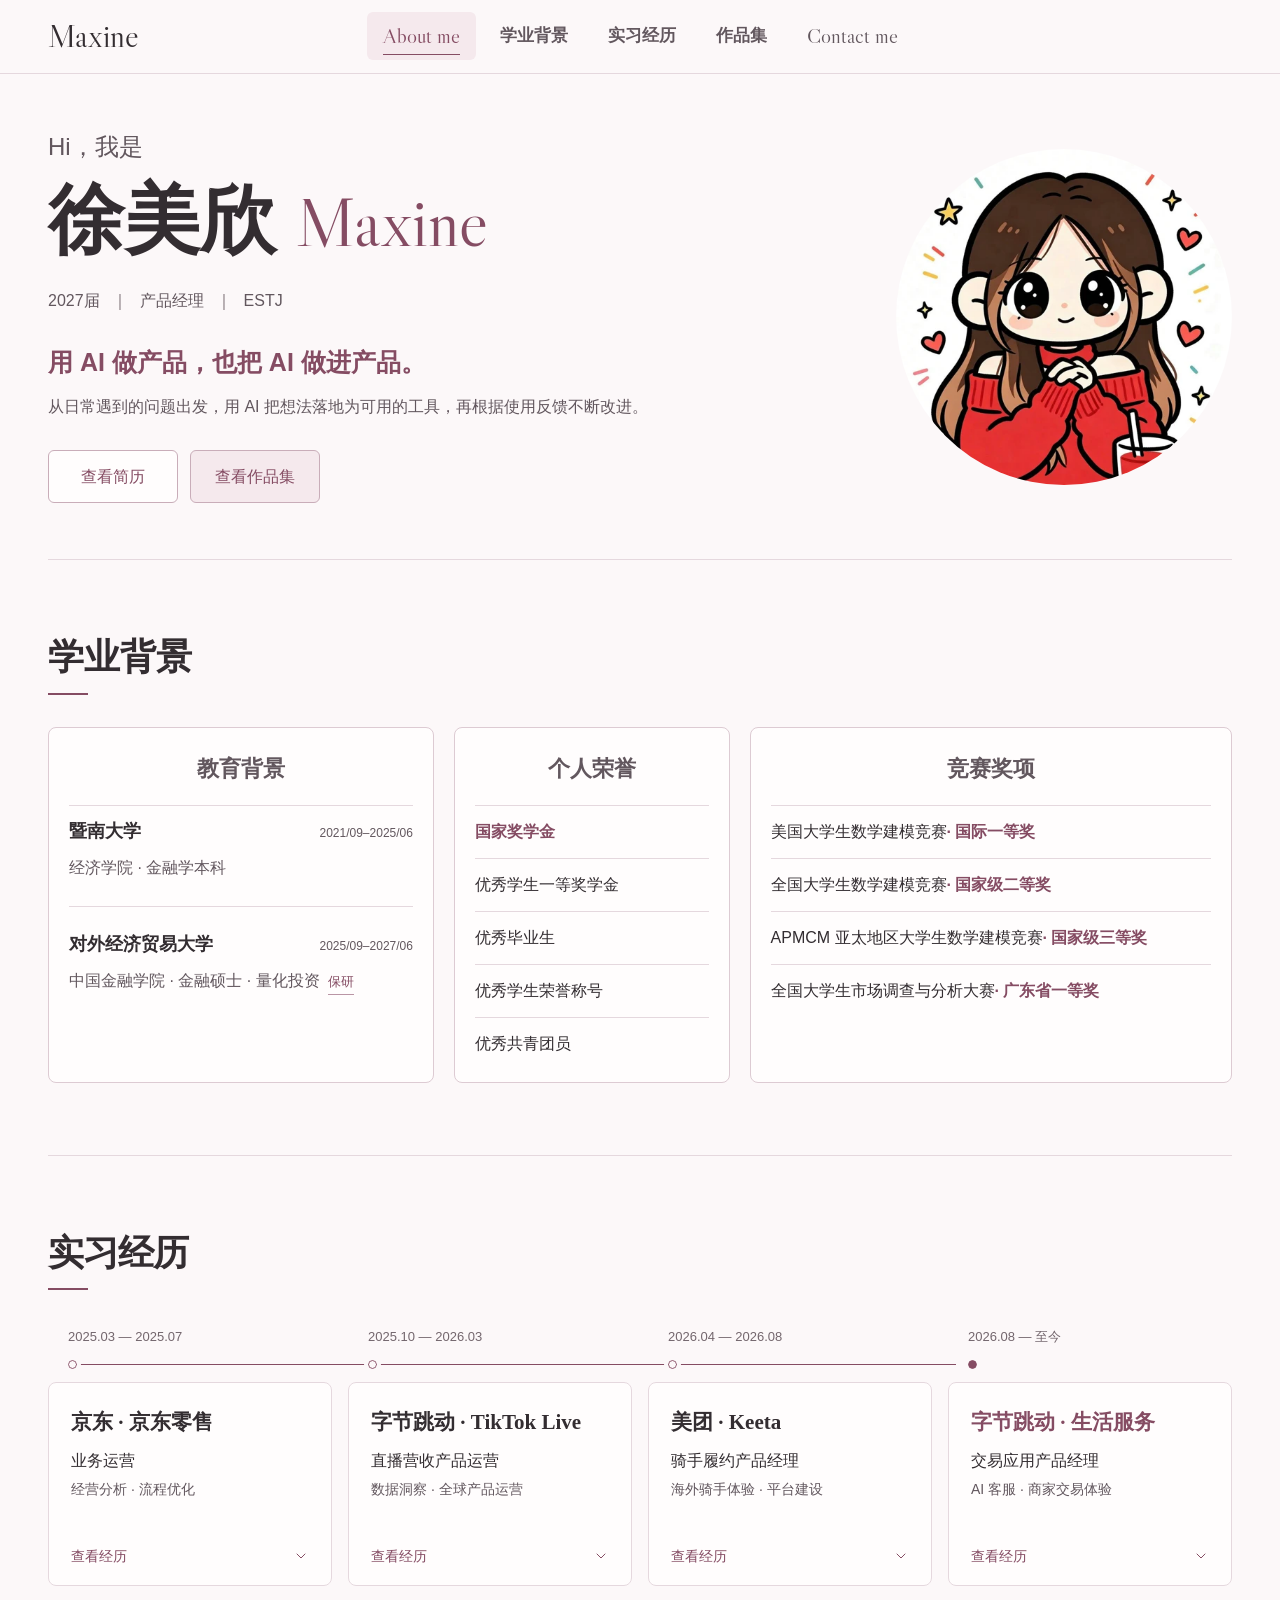
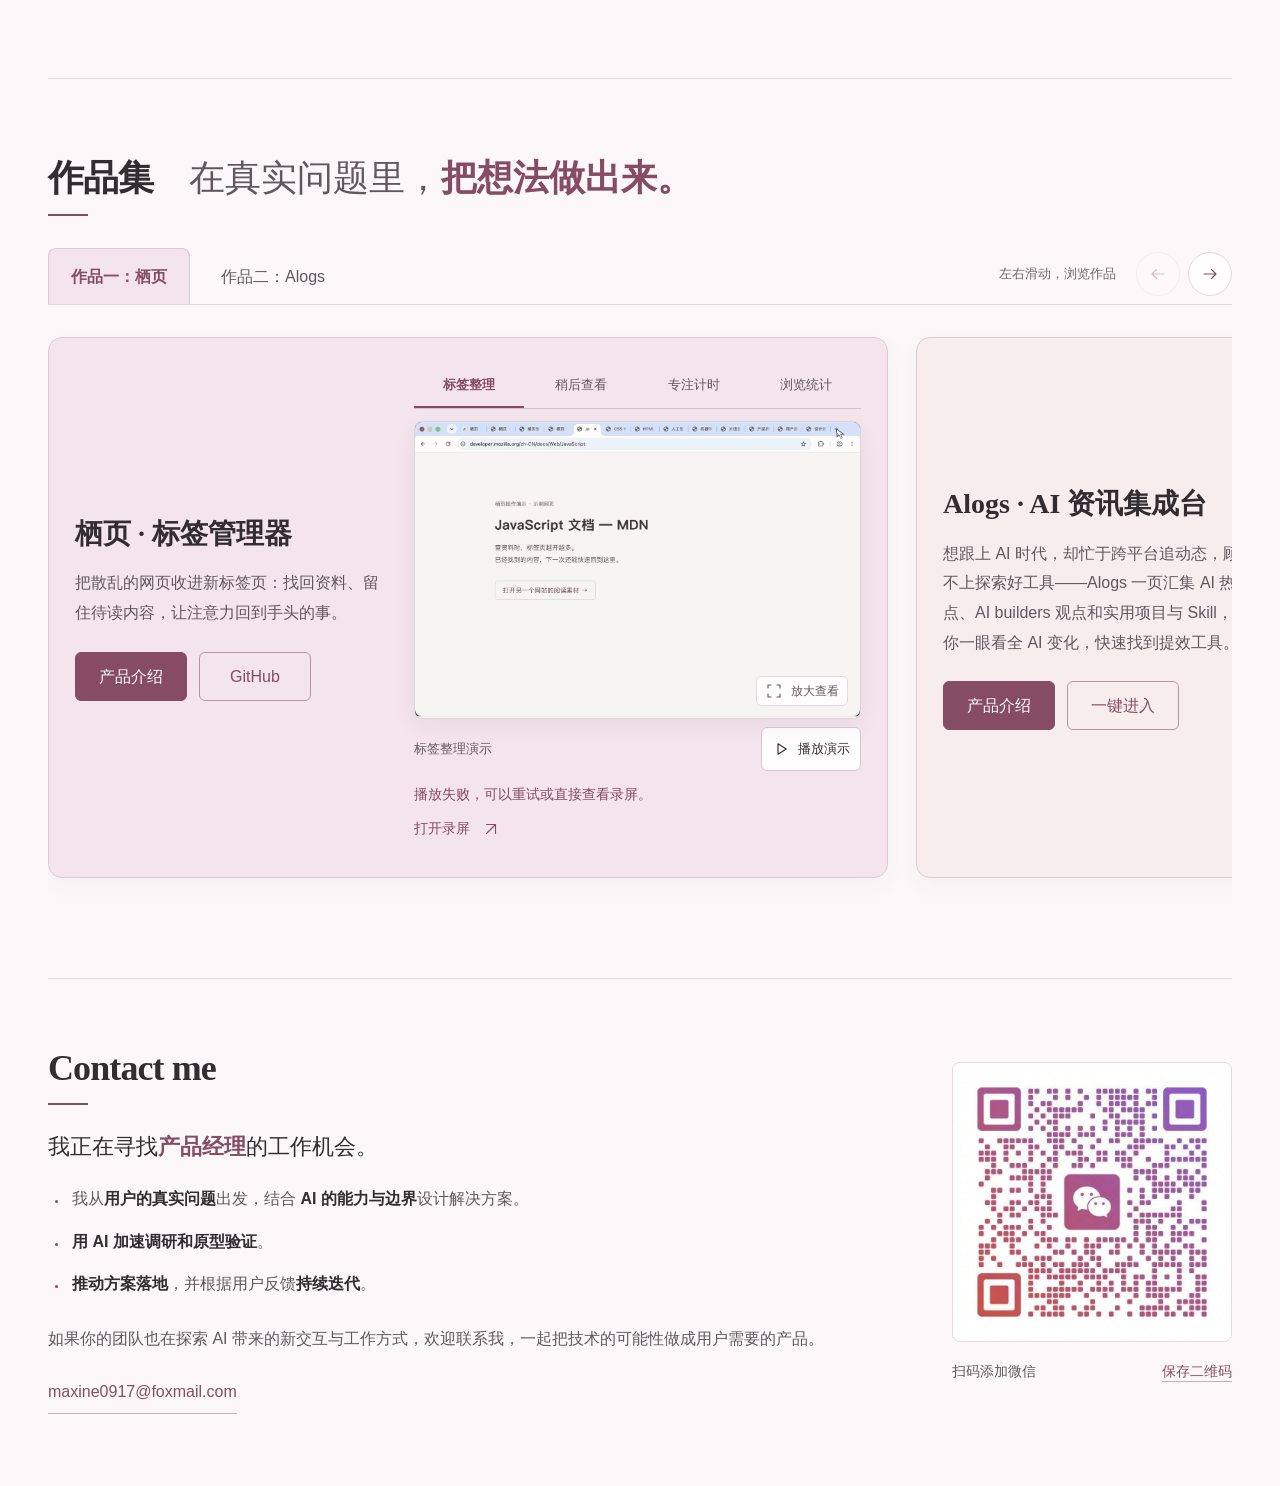
<file: index.html>
<!DOCTYPE html><html lang="zh-CN"> <head><meta charset="UTF-8"><meta name="viewport" content="width=device-width, initial-scale=1"><meta name="description" content="徐美欣（Maxine），2027 届，求职 AI 产品经理正式岗位。用 AI 做产品，也把 AI 做进产品。"><meta name="theme-color" content="#fcf8f9"><link rel="canonical" href="https://maxine0917.github.io/"><meta property="og:type" content="website"><meta property="og:site_name" content="Maxine"><meta property="og:title" content="Maxine"><meta property="og:description" content="徐美欣（Maxine），2027 届，求职 AI 产品经理正式岗位。用 AI 做产品，也把 AI 做进产品。"><meta property="og:url" content="https://maxine0917.github.io/"><meta property="og:image" content="https://maxine0917.github.io/media/maxine-avatar.webp"><meta property="og:image:alt" content="徐美欣（Maxine）的个人头像"><meta name="twitter:card" content="summary"><link rel="icon" href="/maxine-mark.svg" type="image/svg+xml"><link rel="preload" href="/fonts/libre-caslon-display.ttf" as="font" type="font/ttf" crossorigin><title>Maxine</title><link rel="stylesheet" href="/_astro/_page_.dCjDSmIL.css" />
<link rel="stylesheet" href="/_astro/_slug_.udagstoD.css" />
<link rel="stylesheet" href="/_astro/index.Gxiu25Ig.css" />
<style>.compact-demo[data-astro-cid-ijzayb5m] .demo-video-frame[data-astro-cid-ijzayb5m]{aspect-ratio:1.5;border-radius:8px}.compact-demo[data-astro-cid-ijzayb5m] .demo-toolbar[data-astro-cid-ijzayb5m]{flex-direction:row;align-items:center;gap:8px;padding-top:8px}.compact-demo-label[data-astro-cid-ijzayb5m]{font-size:13px;color:var(--secondary)}.compact-demo[data-astro-cid-ijzayb5m] .demo-play[data-astro-cid-ijzayb5m]{padding:6px 10px}.compact-demo[data-astro-cid-ijzayb5m] .demo-expand[data-astro-cid-ijzayb5m]>span[data-astro-cid-ijzayb5m]{padding:4px 8px}
</style><script type="module" src="/_astro/hoisted.nnKonA2l.js"></script></head> <body class="portfolio-page"> <a class="skip-link" href="#main">跳至正文</a> <header class="site-header"> <div class="header-inner"> <a class="brand" href="/" aria-label="Maxine的首页">Maxine</a> <nav class="desktop-nav" aria-label="主导航"> <a href="/#about" data-section-nav="about" aria-current="location"><span class="nav-english" lang="en">About me</span></a><a href="/#education" data-section-nav="education"><span>学业背景</span></a><a href="/#experience" data-section-nav="experience"><span>实习经历</span></a><a href="/#projects" data-section-nav="projects"><span>作品集</span></a><a href="/#contact" data-section-nav="contact"><span class="nav-english" lang="en">Contact me</span></a> </nav> <div class="header-actions"> <details class="mobile-menu"> <summary aria-label="展开导航">导航 <svg class="portfolio-icon" viewBox="0 0 24 24" width="18" height="18" fill="none" stroke="currentColor" stroke-width="1.5" stroke-linecap="round" stroke-linejoin="round" aria-hidden="true"><path d="M4 7h16M4 12h16M4 17h16"></path></svg></summary> <nav aria-label="手机导航"> <a href="/#about" data-section-nav="about" aria-current="location"><span class="nav-english" lang="en">About me</span></a><a href="/#education" data-section-nav="education"><span>学业背景</span></a><a href="/#experience" data-section-nav="experience"><span>实习经历</span></a><a href="/#projects" data-section-nav="projects"><span>作品集</span></a><a href="/#contact" data-section-nav="contact"><span class="nav-english" lang="en">Contact me</span></a> </nav> </details> </div> </div> </header> <main id="main" class="site-main"> <section id="about" class="portfolio-hero" aria-labelledby="intro-title"> <div class="hero-copy"> <div class="hero-identity"> <h1 id="intro-title"><span class="hero-hello">Hi，我是</span><span class="hero-name"><span class="hero-chinese">徐美欣</span><span class="hero-english">Maxine</span></span></h1> <p class="hero-meta"><span>2027届</span><span>产品经理</span><span aria-label="MBTI：ESTJ">ESTJ</span></p> </div> <p class="hero-statement"><span>用 AI 做产品，</span><span>也把 AI 做进产品。</span></p> <p class="hero-intro">从日常遇到的问题出发，用 AI 把想法落地为可用的工具，再根据使用反馈不断改进。</p> <div class="hero-actions"> <a class="hero-action-link" href="/resume.pdf?v=c0a93732b4ea" target="_blank" rel="noopener"><span>查看简历</span></a> <a class="hero-action-link" href="#projects"><span>查看作品集</span></a> </div> </div> <div class="hero-portrait"> <img class="hero-avatar" src="/media/maxine-avatar.webp" alt="徐美欣的个人插画头像" width="480" height="480" fetchpriority="high"> </div> </section> <section id="education" class="page-section education-section" aria-labelledby="education-title"> <div class="education-explorer" data-astro-cid-cr2f655d> <div class="education-header" data-astro-cid-cr2f655d><h2 class="section-title" id="education-title" data-astro-cid-cr2f655d>学业背景</h2></div> <div class="academic-board" data-astro-cid-cr2f655d> <section class="academic-card academic-education" aria-labelledby="academic-education-title" data-astro-cid-cr2f655d> <h3 id="academic-education-title" data-astro-cid-cr2f655d>教育背景</h3> <div class="academic-schools" data-astro-cid-cr2f655d> <div class="academic-school" data-astro-cid-cr2f655d> <div class="academic-school-heading" data-astro-cid-cr2f655d><h4 data-astro-cid-cr2f655d>暨南大学</h4><span class="academic-date" data-astro-cid-cr2f655d>2021/09–2025/06</span></div> <p class="academic-degree" data-astro-cid-cr2f655d>经济学院 · 金融学本科</p> </div><div class="academic-school" data-astro-cid-cr2f655d> <div class="academic-school-heading" data-astro-cid-cr2f655d><h4 data-astro-cid-cr2f655d>对外经济贸易大学</h4><span class="academic-date" data-astro-cid-cr2f655d>2025/09–2027/06</span></div> <p class="academic-degree" data-astro-cid-cr2f655d>中国金融学院 · 金融硕士 · 量化投资<span class="academic-admission" data-astro-cid-cr2f655d>保研</span></p> </div> </div> </section> <section class="academic-card academic-honor-card" aria-labelledby="academic-honors-title" data-astro-cid-cr2f655d> <h3 id="academic-honors-title" data-astro-cid-cr2f655d>个人荣誉</h3> <ul class="academic-honors" data-astro-cid-cr2f655d><li class="academic-honor-primary" data-astro-cid-cr2f655d>国家奖学金</li><li data-astro-cid-cr2f655d>优秀学生一等奖学金</li><li data-astro-cid-cr2f655d>优秀毕业生</li><li data-astro-cid-cr2f655d>优秀学生荣誉称号</li><li data-astro-cid-cr2f655d>优秀共青团员</li></ul> </section> <section class="academic-card academic-competitions" aria-labelledby="academic-competitions-title" data-astro-cid-cr2f655d> <h3 id="academic-competitions-title" data-astro-cid-cr2f655d>竞赛奖项</h3> <ul data-astro-cid-cr2f655d><li data-astro-cid-cr2f655d><span data-astro-cid-cr2f655d>美国大学生数学建模竞赛</span><strong data-astro-cid-cr2f655d> · 国际一等奖</strong></li><li data-astro-cid-cr2f655d><span data-astro-cid-cr2f655d>全国大学生数学建模竞赛</span><strong data-astro-cid-cr2f655d> · 国家级二等奖</strong></li><li data-astro-cid-cr2f655d><span data-astro-cid-cr2f655d>APMCM 亚太地区大学生数学建模竞赛</span><strong data-astro-cid-cr2f655d> · 国家级三等奖</strong></li><li data-astro-cid-cr2f655d><span data-astro-cid-cr2f655d>全国大学生市场调查与分析大赛</span><strong data-astro-cid-cr2f655d> · 广东省一等奖</strong></li></ul> </section> </div> </div>  </section> <section id="experience" class="page-section" aria-labelledby="experience-title"> <div class="career-explorer" data-career-explorer style="--career-count: 4" data-astro-cid-g26b52gl> <div class="career-header" data-astro-cid-g26b52gl> <h2 class="section-title" id="experience-title" data-astro-cid-g26b52gl>实习经历</h2> <div class="career-arrows" hidden data-astro-cid-g26b52gl> <button type="button" data-career-prev aria-label="向左浏览实习经历" aria-controls="career-axis" disabled data-astro-cid-g26b52gl><svg class="portfolio-icon" viewBox="0 0 24 24" width="18" height="18" fill="none" stroke="currentColor" stroke-width="1.5" stroke-linecap="round" stroke-linejoin="round" aria-hidden="true"><path d="M20 12H4m6-6-6 6 6 6"></path></svg></button> <button type="button" data-career-next aria-label="向右浏览实习经历" aria-controls="career-axis" disabled data-astro-cid-g26b52gl><svg class="portfolio-icon" viewBox="0 0 24 24" width="18" height="18" fill="none" stroke="currentColor" stroke-width="1.5" stroke-linecap="round" stroke-linejoin="round" aria-hidden="true"><path d="M4 12h16m-6-6 6 6-6 6"></path></svg></button> </div> </div> <div class="career-tooltip" id="career-node-tooltip" role="tooltip" hidden data-astro-cid-g26b52gl>点击卡片查看经历</div> <div class="career-viewport" id="career-axis" data-career-viewport data-astro-cid-g26b52gl> <ol class="career-rail" role="list" aria-label="按时间排列的实习经历" data-astro-cid-g26b52gl> <li class="career-axis-progress" role="presentation" aria-hidden="true" data-astro-cid-g26b52gl></li> <li data-astro-cid-g26b52gl> <button type="button" class="career-node" data-career-node="jd" aria-expanded="false" aria-controls="career-panel-jd" aria-label="京东 · 京东零售，2025.03 — 2025.07，展开经历" disabled data-astro-cid-g26b52gl> <span class="career-node-period" data-astro-cid-g26b52gl>2025.03 — 2025.07</span> <span class="career-card-body" data-astro-cid-g26b52gl> <span class="career-node-title" data-astro-cid-g26b52gl><span data-astro-cid-g26b52gl>京东 · 京东零售</span></span> <span class="career-node-role" data-astro-cid-g26b52gl>业务运营</span> <span class="career-node-field" data-astro-cid-g26b52gl>经营分析 · 流程优化</span> <span class="career-node-prompt" aria-hidden="true" data-astro-cid-g26b52gl><span class="career-prompt-open" data-astro-cid-g26b52gl>查看经历</span><span class="career-prompt-close" data-astro-cid-g26b52gl>收起经历</span><svg class="portfolio-icon" viewBox="0 0 24 24" width="18" height="18" fill="none" stroke="currentColor" stroke-width="1.5" stroke-linecap="round" stroke-linejoin="round" aria-hidden="true"><path d="m6 9 6 6 6-6"></path></svg></span> </span> </button> </li><li data-astro-cid-g26b52gl> <button type="button" class="career-node" data-career-node="tiktok" aria-expanded="false" aria-controls="career-panel-tiktok" aria-label="字节跳动 · TikTok Live，2025.10 — 2026.03，展开经历" disabled data-astro-cid-g26b52gl> <span class="career-node-period" data-astro-cid-g26b52gl>2025.10 — 2026.03</span> <span class="career-card-body" data-astro-cid-g26b52gl> <span class="career-node-title" data-astro-cid-g26b52gl><span data-astro-cid-g26b52gl>字节跳动 · TikTok Live</span></span> <span class="career-node-role" data-astro-cid-g26b52gl>直播营收产品运营</span> <span class="career-node-field" data-astro-cid-g26b52gl>数据洞察 · 全球产品运营</span> <span class="career-node-prompt" aria-hidden="true" data-astro-cid-g26b52gl><span class="career-prompt-open" data-astro-cid-g26b52gl>查看经历</span><span class="career-prompt-close" data-astro-cid-g26b52gl>收起经历</span><svg class="portfolio-icon" viewBox="0 0 24 24" width="18" height="18" fill="none" stroke="currentColor" stroke-width="1.5" stroke-linecap="round" stroke-linejoin="round" aria-hidden="true"><path d="m6 9 6 6 6-6"></path></svg></span> </span> </button> </li><li data-astro-cid-g26b52gl> <button type="button" class="career-node" data-career-node="keeta" aria-expanded="false" aria-controls="career-panel-keeta" aria-label="美团 · Keeta，2026.04 — 2026.08，展开经历" disabled data-astro-cid-g26b52gl> <span class="career-node-period" data-astro-cid-g26b52gl>2026.04 — 2026.08</span> <span class="career-card-body" data-astro-cid-g26b52gl> <span class="career-node-title" data-astro-cid-g26b52gl><span data-astro-cid-g26b52gl>美团 · Keeta</span></span> <span class="career-node-role" data-astro-cid-g26b52gl>骑手履约产品经理</span> <span class="career-node-field" data-astro-cid-g26b52gl>海外骑手体验 · 平台建设</span> <span class="career-node-prompt" aria-hidden="true" data-astro-cid-g26b52gl><span class="career-prompt-open" data-astro-cid-g26b52gl>查看经历</span><span class="career-prompt-close" data-astro-cid-g26b52gl>收起经历</span><svg class="portfolio-icon" viewBox="0 0 24 24" width="18" height="18" fill="none" stroke="currentColor" stroke-width="1.5" stroke-linecap="round" stroke-linejoin="round" aria-hidden="true"><path d="m6 9 6 6 6-6"></path></svg></span> </span> </button> </li><li data-astro-cid-g26b52gl> <button type="button" class="career-node" data-career-node="bytedance" aria-expanded="false" aria-controls="career-panel-bytedance" aria-label="字节跳动 · 生活服务，2026.08 — 至今，展开经历" disabled data-astro-cid-g26b52gl> <span class="career-node-period" data-astro-cid-g26b52gl>2026.08 — 至今</span> <span class="career-card-body" data-astro-cid-g26b52gl> <span class="career-node-title" data-astro-cid-g26b52gl><span data-astro-cid-g26b52gl>字节跳动 · 生活服务</span></span> <span class="career-node-role" data-astro-cid-g26b52gl>交易应用产品经理</span> <span class="career-node-field" data-astro-cid-g26b52gl>AI 客服 · 商家交易体验</span> <span class="career-node-prompt" aria-hidden="true" data-astro-cid-g26b52gl><span class="career-prompt-open" data-astro-cid-g26b52gl>查看经历</span><span class="career-prompt-close" data-astro-cid-g26b52gl>收起经历</span><svg class="portfolio-icon" viewBox="0 0 24 24" width="18" height="18" fill="none" stroke="currentColor" stroke-width="1.5" stroke-linecap="round" stroke-linejoin="round" aria-hidden="true"><path d="m6 9 6 6 6-6"></path></svg></span> </span> </button> </li> </ol> </div> <div class="career-details" data-career-details data-astro-cid-g26b52gl> <div class="career-details-inner" data-astro-cid-g26b52gl> <article class="career-panel" id="career-panel-jd" aria-labelledby="career-heading-jd" data-astro-cid-g26b52gl> <div class="career-panel-header" data-astro-cid-g26b52gl><h3 id="career-heading-jd" data-astro-cid-g26b52gl>京东 · 京东零售<span class="career-domain" data-astro-cid-g26b52gl>经营分析 · 流程优化</span></h3><button class="career-close" type="button" aria-label="收起京东 · 京东零售经历" disabled data-astro-cid-g26b52gl>收起 <svg class="portfolio-icon" viewBox="0 0 24 24" width="18" height="18" fill="none" stroke="currentColor" stroke-width="1.5" stroke-linecap="round" stroke-linejoin="round" aria-hidden="true"><path d="m6 9 6 6 6-6"></path></svg></button></div> <dl class="career-contributions" data-astro-cid-g26b52gl> <div data-astro-cid-g26b52gl><dt data-astro-cid-g26b52gl>职责</dt><dd data-astro-cid-g26b52gl>聚焦 B 端客户定制化采购，针对 GMV 同比下滑、应收逾期风险及商品入池审核冗长等问题，优化全流程运营效率并识别经营风险。</dd></div> <div data-astro-cid-g26b52gl><dt data-astro-cid-g26b52gl>贡献</dt><dd data-astro-cid-g26b52gl><ul data-astro-cid-g26b52gl><li data-astro-cid-g26b52gl>搭建周、月、年经营看板，监控 GMV 同比与应收逾期率，识别高风险客户并输出分析报告。</li><li data-astro-cid-g26b52gl>重构商品入池审核流程并推动系统优化，累计处理 1 万余条申请。</li><li data-astro-cid-g26b52gl>跟进 10 余个重点项目的寻源、订单、物流及结算，协同采销团队完成合规核查与上下架管理。</li></ul></dd></div> <div class="career-result" data-astro-cid-g26b52gl><dt data-astro-cid-g26b52gl>结果</dt><dd data-astro-cid-g26b52gl>商品入池人均日处理量 50 → 400 条；对应项目 GMV 同比转正。</dd></div> </dl> </article><article class="career-panel" id="career-panel-tiktok" aria-labelledby="career-heading-tiktok" data-astro-cid-g26b52gl> <div class="career-panel-header" data-astro-cid-g26b52gl><h3 id="career-heading-tiktok" data-astro-cid-g26b52gl>字节跳动 · TikTok Live<span class="career-domain" data-astro-cid-g26b52gl>数据洞察 · 全球产品运营</span></h3><button class="career-close" type="button" aria-label="收起字节跳动 · TikTok Live经历" disabled data-astro-cid-g26b52gl>收起 <svg class="portfolio-icon" viewBox="0 0 24 24" width="18" height="18" fill="none" stroke="currentColor" stroke-width="1.5" stroke-linecap="round" stroke-linejoin="round" aria-hidden="true"><path d="m6 9 6 6 6-6"></path></svg></button></div> <dl class="career-contributions" data-astro-cid-g26b52gl> <div data-astro-cid-g26b52gl><dt data-astro-cid-g26b52gl>职责</dt><dd data-astro-cid-g26b52gl>负责指令礼物功能迭代与全生命周期管理，针对全球渗透率和营收占比低的问题，推进产品迭代与分层运营。</dd></div> <div data-astro-cid-g26b52gl><dt data-astro-cid-g26b52gl>贡献</dt><dd data-astro-cid-g26b52gl><ul data-astro-cid-g26b52gl><li data-astro-cid-g26b52gl>分析全球主播行为与营收数据，定位功能认知和指令处理瓶颈，输出需求文档。</li><li data-astro-cid-g26b52gl>面向中小主播设计功能教育活动、一键配置模板与榜单激励；参与头部主播指令排队与优先点单设计。</li><li data-astro-cid-g26b52gl>协同 18 个跨国区域团队，落地差异化活动策略与垂类功能模板。</li></ul></dd></div> <div class="career-result" data-astro-cid-g26b52gl><dt data-astro-cid-g26b52gl>结果</dt><dd data-astro-cid-g26b52gl>指令礼物全球渗透率 1.15% → 3.31%；营收占比 0.23% → 0.83%。</dd></div> </dl> </article><article class="career-panel" id="career-panel-keeta" aria-labelledby="career-heading-keeta" data-astro-cid-g26b52gl> <div class="career-panel-header" data-astro-cid-g26b52gl><h3 id="career-heading-keeta" data-astro-cid-g26b52gl>美团 · Keeta<span class="career-domain" data-astro-cid-g26b52gl>海外骑手体验 · 平台建设</span></h3><button class="career-close" type="button" aria-label="收起美团 · Keeta经历" disabled data-astro-cid-g26b52gl>收起 <svg class="portfolio-icon" viewBox="0 0 24 24" width="18" height="18" fill="none" stroke="currentColor" stroke-width="1.5" stroke-linecap="round" stroke-linejoin="round" aria-hidden="true"><path d="m6 9 6 6 6-6"></path></svg></button></div> <dl class="career-contributions" data-astro-cid-g26b52gl> <div data-astro-cid-g26b52gl><dt data-astro-cid-g26b52gl>职责</dt><dd data-astro-cid-g26b52gl>负责 Keeta 骑手端 App 履约流程优化与管理平台建设，覆盖巴西、中东、香港等 5 国，围绕履约体验、履约时长与运营配置三大方向推进功能上线。</dd></div> <div data-astro-cid-g26b52gl><dt data-astro-cid-g26b52gl>贡献</dt><dd data-astro-cid-g26b52gl><ul data-astro-cid-g26b52gl><li data-astro-cid-g26b52gl>从 0 到 1 建设休息站地图的入口、列表与导航；针对定位异常设计 GPS 引导和静态路线。</li><li data-astro-cid-g26b52gl>在接单卡片透传商户单单奖与出餐快标签，设计上线点校验和引导。</li><li data-astro-cid-g26b52gl>搭建运营配置化平台，支持批量配置与审批，替代逐国提需研发的流程。</li></ul></dd></div> <div class="career-result" data-astro-cid-g26b52gl><dt data-astro-cid-g26b52gl>结果</dt><dd data-astro-cid-g26b52gl>中东休息站上线后骑手满意度 53% → 86%；被补贴商家订单接单时长 2.49 → 1.82 分钟；运营配置从天级上线转为实时生效。</dd></div> </dl> </article><article class="career-panel" id="career-panel-bytedance" aria-labelledby="career-heading-bytedance" data-astro-cid-g26b52gl> <div class="career-panel-header" data-astro-cid-g26b52gl><h3 id="career-heading-bytedance" data-astro-cid-g26b52gl>字节跳动 · 生活服务<span class="career-domain" data-astro-cid-g26b52gl>AI 客服 · 商家交易体验</span></h3><button class="career-close" type="button" aria-label="收起字节跳动 · 生活服务经历" disabled data-astro-cid-g26b52gl>收起 <svg class="portfolio-icon" viewBox="0 0 24 24" width="18" height="18" fill="none" stroke="currentColor" stroke-width="1.5" stroke-linecap="round" stroke-linejoin="round" aria-hidden="true"><path d="m6 9 6 6 6-6"></path></svg></button></div> <dl class="career-contributions" data-astro-cid-g26b52gl> <div data-astro-cid-g26b52gl><dt data-astro-cid-g26b52gl>职责</dt><dd data-astro-cid-g26b52gl>负责抖音商家交易体验保障与优化，聚焦退款场景，围绕业务需求分析、Workflow 与 ReAct Agent 迭代，提升智能客服问题解决率、降低转人工率，并完善商家自主处理链路。</dd></div> <div data-astro-cid-g26b52gl><dt data-astro-cid-g26b52gl>贡献</dt><dd data-astro-cid-g26b52gl><ul data-astro-cid-g26b52gl><li data-astro-cid-g26b52gl>设计“撤销核销 → 协商退 → 转人工兜底”的退款处理链路，配套操作卡片。</li><li data-astro-cid-g26b52gl>分析 1,308 条会话、梳理 6 类诉求，建立意图与处理路径映射，补齐业务知识和工具。</li><li data-astro-cid-g26b52gl>推动退款详情页新增申诉入口、进度查询及不可申诉原因，并在协商记录中透传退款原因。</li></ul></dd></div> <div class="career-result" data-astro-cid-g26b52gl><dt data-astro-cid-g26b52gl>结果</dt><dd data-astro-cid-g26b52gl>售后咨询 Agent 参评解决率 5.56% → 23.87%；退款申诉求助进线 21 → 1 单 / 日。</dd></div> </dl> </article> </div> </div> <p class="career-status visually-hidden" role="status" aria-live="polite" aria-atomic="true" data-astro-cid-g26b52gl></p> </div>   </section> <section id="projects" class="page-section portfolio-section" aria-labelledby="projects-title"> <div class="section-heading portfolio-heading"><h2 class="section-title" id="projects-title">作品集</h2><p>在真实问题里，<span>把想法做出来。</span></p></div> <div class="project-shelf" data-project-shelf data-astro-cid-yijr4tqi> <div class="shelf-toolbar" data-astro-cid-yijr4tqi> <nav class="shelf-bookmarks" aria-label="选择作品" data-astro-cid-yijr4tqi> <button type="button" data-project-select="0" aria-pressed="true" aria-controls="project-rail" disabled data-astro-cid-yijr4tqi>作品一：栖页</button><button type="button" data-project-select="1" aria-pressed="false" aria-controls="project-rail" disabled data-astro-cid-yijr4tqi>作品二：Alogs</button> </nav> <div class="shelf-controls" data-astro-cid-yijr4tqi> <span class="shelf-hint" data-astro-cid-yijr4tqi>左右滑动，浏览作品</span> <button type="button" data-project-prev aria-label="上一个作品" aria-controls="project-rail" disabled data-astro-cid-yijr4tqi><svg class="portfolio-icon" viewBox="0 0 24 24" width="18" height="18" fill="none" stroke="currentColor" stroke-width="1.5" stroke-linecap="round" stroke-linejoin="round" aria-hidden="true"><path d="M20 12H4m6-6-6 6 6 6"></path></svg></button> <button type="button" data-project-next aria-label="下一个作品" aria-controls="project-rail" disabled data-astro-cid-yijr4tqi><svg class="portfolio-icon" viewBox="0 0 24 24" width="18" height="18" fill="none" stroke="currentColor" stroke-width="1.5" stroke-linecap="round" stroke-linejoin="round" aria-hidden="true"><path d="M4 12h16m-6-6 6 6-6 6"></path></svg></button> </div> </div> <div class="project-rail" id="project-rail" tabindex="0" role="region" aria-label="作品卡片，可左右滑动" data-project-rail data-astro-cid-yijr4tqi> <article class="shelf-card" id="shelf-qiye" data-project-card aria-labelledby="shelf-title-qiye" data-astro-cid-yijr4tqi> <div class="shelf-card-copy" data-astro-cid-yijr4tqi> <div class="shelf-card-heading" data-astro-cid-yijr4tqi><h3 id="shelf-title-qiye" data-astro-cid-yijr4tqi>栖页 · 标签管理器</h3></div> <p data-astro-cid-yijr4tqi>把散乱的网页收进新标签页：找回资料、留住待读内容，让注意力回到手头的事。</p> <div class="shelf-card-actions" data-astro-cid-yijr4tqi> <a class="shelf-action shelf-action-primary" href="/projects/qiye/" draggable="false" data-astro-cid-yijr4tqi>产品介绍</a> <a class="shelf-action" href="https://github.com/Maxine0917/Qiye" target="_blank" rel="noopener" draggable="false" data-astro-cid-yijr4tqi>GitHub</a> </div> </div> <div class="shelf-card-media" data-astro-cid-yijr4tqi> <div class="qiye-demo-preview" data-qiye-preview data-astro-cid-dqv2h335> <div class="preview-tabs" role="tablist" aria-label="栖页功能演示" data-astro-cid-dqv2h335> <button type="button" id="preview-tab-open-and-switch" role="tab" aria-selected="true" aria-controls="preview-panel-open-and-switch" tabindex="0" data-preview-tab disabled data-astro-cid-dqv2h335>标签整理</button><button type="button" id="preview-tab-save-and-viewed" role="tab" aria-selected="false" aria-controls="preview-panel-save-and-viewed" tabindex="-1" data-preview-tab disabled data-astro-cid-dqv2h335>稍后查看</button><button type="button" id="preview-tab-focus-allowlist" role="tab" aria-selected="false" aria-controls="preview-panel-focus-allowlist" tabindex="-1" data-preview-tab disabled data-astro-cid-dqv2h335>专注计时</button><button type="button" id="preview-tab-browsing-stats" role="tab" aria-selected="false" aria-controls="preview-panel-browsing-stats" tabindex="-1" data-preview-tab disabled data-astro-cid-dqv2h335>浏览统计</button> </div> <div class="preview-panel" id="preview-panel-open-and-switch" role="tabpanel" aria-labelledby="preview-tab-open-and-switch" data-preview-panel data-astro-cid-dqv2h335> <div class="product-demo inline-demo compact-demo" data-product-demo="open-and-switch" data-demo-name="标签整理" data-astro-cid-ijzayb5m> <div class="demo-video-frame" data-astro-cid-ijzayb5m> <video muted playsinline loop preload="none" poster="/media/open-and-switch.webp" aria-label="找回正在打开的网页，实际操作录屏" data-source="/media/open-and-switch.mp4" data-astro-cid-ijzayb5m>
您的浏览器不支持视频，可打开录屏查看。
</video> <button type="button" class="demo-expand" data-expand-demo aria-label="放大查看标签整理演示" aria-haspopup="dialog" aria-controls="demo-viewer" hidden data-astro-cid-ijzayb5m><span data-astro-cid-ijzayb5m><svg class="portfolio-icon" viewBox="0 0 24 24" width="18" height="18" fill="none" stroke="currentColor" stroke-width="1.5" stroke-linecap="round" stroke-linejoin="round" aria-hidden="true"><path d="M8 4H4v4m12-4h4v4M4 16v4h4m12-4v4h-4"></path></svg> 放大查看</span></button> </div> <div class="demo-toolbar" data-astro-cid-ijzayb5m> <p class="visually-hidden" data-astro-cid-ijzayb5m>新建标签页 → 按网站整理 → 切回原网页</p> <span class="compact-demo-label" data-astro-cid-ijzayb5m>标签整理演示</span> <button type="button" class="demo-play" aria-label="播放标签整理演示" hidden data-astro-cid-ijzayb5m> <span class="play-symbol" data-playing="false" data-astro-cid-ijzayb5m><svg class="portfolio-icon play-icon" viewBox="0 0 24 24" width="18" height="18" fill="none" stroke="currentColor" stroke-width="1.5" stroke-linecap="round" stroke-linejoin="round" aria-hidden="true"><path d="m8 5 11 7-11 7Z"></path></svg><svg class="portfolio-icon pause-icon" viewBox="0 0 24 24" width="18" height="18" fill="none" stroke="currentColor" stroke-width="1.5" stroke-linecap="round" stroke-linejoin="round" aria-hidden="true"><path d="M8 5v14M16 5v14"></path></svg></span> <span class="play-label" data-astro-cid-ijzayb5m>播放演示</span> </button> </div> <div class="demo-error" role="status" hidden data-astro-cid-ijzayb5m><p data-astro-cid-ijzayb5m>播放失败，可以重试或直接查看录屏。</p><a class="text-link" href="/media/open-and-switch.mp4" target="_blank" rel="noopener" data-astro-cid-ijzayb5m>打开录屏 <svg class="portfolio-icon" viewBox="0 0 24 24" width="18" height="18" fill="none" stroke="currentColor" stroke-width="1.5" stroke-linecap="round" stroke-linejoin="round" aria-hidden="true"><path d="M6 18 18 6M6 6h12v12"></path></svg></a></div> <noscript><a class="text-link" href="/media/open-and-switch.mp4" data-astro-cid-ijzayb5m>打开标签整理演示 <svg class="portfolio-icon" viewBox="0 0 24 24" width="18" height="18" fill="none" stroke="currentColor" stroke-width="1.5" stroke-linecap="round" stroke-linejoin="round" aria-hidden="true"><path d="M4 12h16m-6-6 6 6-6 6"></path></svg></a></noscript> </div>   </div><div class="preview-panel" id="preview-panel-save-and-viewed" role="tabpanel" aria-labelledby="preview-tab-save-and-viewed" data-preview-panel hidden data-astro-cid-dqv2h335> <div class="product-demo inline-demo compact-demo" data-product-demo="save-and-viewed" data-demo-name="稍后查看" data-astro-cid-ijzayb5m> <div class="demo-video-frame" data-astro-cid-ijzayb5m> <video muted playsinline loop preload="none" poster="/media/save-and-viewed.webp" aria-label="给稍后阅读留一个位置，实际操作录屏" data-source="/media/save-and-viewed.mp4" data-astro-cid-ijzayb5m>
您的浏览器不支持视频，可打开录屏查看。
</video> <button type="button" class="demo-expand" data-expand-demo aria-label="放大查看稍后查看演示" aria-haspopup="dialog" aria-controls="demo-viewer" hidden data-astro-cid-ijzayb5m><span data-astro-cid-ijzayb5m><svg class="portfolio-icon" viewBox="0 0 24 24" width="18" height="18" fill="none" stroke="currentColor" stroke-width="1.5" stroke-linecap="round" stroke-linejoin="round" aria-hidden="true"><path d="M8 4H4v4m12-4h4v4M4 16v4h4m12-4v4h-4"></path></svg> 放大查看</span></button> </div> <div class="demo-toolbar" data-astro-cid-ijzayb5m> <p class="visually-hidden" data-astro-cid-ijzayb5m>保存网页 → 稍后查看 → 勾选已查看</p> <span class="compact-demo-label" data-astro-cid-ijzayb5m>稍后查看演示</span> <button type="button" class="demo-play" aria-label="播放稍后查看演示" hidden data-astro-cid-ijzayb5m> <span class="play-symbol" data-playing="false" data-astro-cid-ijzayb5m><svg class="portfolio-icon play-icon" viewBox="0 0 24 24" width="18" height="18" fill="none" stroke="currentColor" stroke-width="1.5" stroke-linecap="round" stroke-linejoin="round" aria-hidden="true"><path d="m8 5 11 7-11 7Z"></path></svg><svg class="portfolio-icon pause-icon" viewBox="0 0 24 24" width="18" height="18" fill="none" stroke="currentColor" stroke-width="1.5" stroke-linecap="round" stroke-linejoin="round" aria-hidden="true"><path d="M8 5v14M16 5v14"></path></svg></span> <span class="play-label" data-astro-cid-ijzayb5m>播放演示</span> </button> </div> <div class="demo-error" role="status" hidden data-astro-cid-ijzayb5m><p data-astro-cid-ijzayb5m>播放失败，可以重试或直接查看录屏。</p><a class="text-link" href="/media/save-and-viewed.mp4" target="_blank" rel="noopener" data-astro-cid-ijzayb5m>打开录屏 <svg class="portfolio-icon" viewBox="0 0 24 24" width="18" height="18" fill="none" stroke="currentColor" stroke-width="1.5" stroke-linecap="round" stroke-linejoin="round" aria-hidden="true"><path d="M6 18 18 6M6 6h12v12"></path></svg></a></div> <noscript><a class="text-link" href="/media/save-and-viewed.mp4" data-astro-cid-ijzayb5m>打开稍后查看演示 <svg class="portfolio-icon" viewBox="0 0 24 24" width="18" height="18" fill="none" stroke="currentColor" stroke-width="1.5" stroke-linecap="round" stroke-linejoin="round" aria-hidden="true"><path d="M4 12h16m-6-6 6 6-6 6"></path></svg></a></noscript> </div>   </div><div class="preview-panel" id="preview-panel-focus-allowlist" role="tabpanel" aria-labelledby="preview-tab-focus-allowlist" data-preview-panel hidden data-astro-cid-dqv2h335> <div class="product-demo inline-demo compact-demo" data-product-demo="focus-allowlist" data-demo-name="专注计时" data-astro-cid-ijzayb5m> <div class="demo-video-frame" data-astro-cid-ijzayb5m> <video muted playsinline loop preload="none" poster="/media/focus-allowlist.webp" aria-label="把注意力留给当前任务，实际操作录屏" data-source="/media/focus-allowlist.mp4" data-astro-cid-ijzayb5m>
您的浏览器不支持视频，可打开录屏查看。
</video> <button type="button" class="demo-expand" data-expand-demo aria-label="放大查看专注计时演示" aria-haspopup="dialog" aria-controls="demo-viewer" hidden data-astro-cid-ijzayb5m><span data-astro-cid-ijzayb5m><svg class="portfolio-icon" viewBox="0 0 24 24" width="18" height="18" fill="none" stroke="currentColor" stroke-width="1.5" stroke-linecap="round" stroke-linejoin="round" aria-hidden="true"><path d="M8 4H4v4m12-4h4v4M4 16v4h4m12-4v4h-4"></path></svg> 放大查看</span></button> </div> <div class="demo-toolbar" data-astro-cid-ijzayb5m> <p class="visually-hidden" data-astro-cid-ijzayb5m>设置允许网站 → 开始专注 → 访问限制</p> <span class="compact-demo-label" data-astro-cid-ijzayb5m>专注计时演示</span> <button type="button" class="demo-play" aria-label="播放专注计时演示" hidden data-astro-cid-ijzayb5m> <span class="play-symbol" data-playing="false" data-astro-cid-ijzayb5m><svg class="portfolio-icon play-icon" viewBox="0 0 24 24" width="18" height="18" fill="none" stroke="currentColor" stroke-width="1.5" stroke-linecap="round" stroke-linejoin="round" aria-hidden="true"><path d="m8 5 11 7-11 7Z"></path></svg><svg class="portfolio-icon pause-icon" viewBox="0 0 24 24" width="18" height="18" fill="none" stroke="currentColor" stroke-width="1.5" stroke-linecap="round" stroke-linejoin="round" aria-hidden="true"><path d="M8 5v14M16 5v14"></path></svg></span> <span class="play-label" data-astro-cid-ijzayb5m>播放演示</span> </button> </div> <div class="demo-error" role="status" hidden data-astro-cid-ijzayb5m><p data-astro-cid-ijzayb5m>播放失败，可以重试或直接查看录屏。</p><a class="text-link" href="/media/focus-allowlist.mp4" target="_blank" rel="noopener" data-astro-cid-ijzayb5m>打开录屏 <svg class="portfolio-icon" viewBox="0 0 24 24" width="18" height="18" fill="none" stroke="currentColor" stroke-width="1.5" stroke-linecap="round" stroke-linejoin="round" aria-hidden="true"><path d="M6 18 18 6M6 6h12v12"></path></svg></a></div> <noscript><a class="text-link" href="/media/focus-allowlist.mp4" data-astro-cid-ijzayb5m>打开专注计时演示 <svg class="portfolio-icon" viewBox="0 0 24 24" width="18" height="18" fill="none" stroke="currentColor" stroke-width="1.5" stroke-linecap="round" stroke-linejoin="round" aria-hidden="true"><path d="M4 12h16m-6-6 6 6-6 6"></path></svg></a></noscript> </div>   </div><div class="preview-panel" id="preview-panel-browsing-stats" role="tabpanel" aria-labelledby="preview-tab-browsing-stats" data-preview-panel hidden data-astro-cid-dqv2h335> <div class="product-demo inline-demo compact-demo" data-product-demo="browsing-stats" data-demo-name="浏览统计" data-astro-cid-ijzayb5m> <div class="demo-video-frame" data-astro-cid-ijzayb5m> <video muted playsinline loop preload="none" poster="/media/browsing-stats.webp" aria-label="回看时间，调整下一次工作，实际操作录屏" data-source="/media/browsing-stats.mp4" data-astro-cid-ijzayb5m>
您的浏览器不支持视频，可打开录屏查看。
</video> <button type="button" class="demo-expand" data-expand-demo aria-label="放大查看浏览统计演示" aria-haspopup="dialog" aria-controls="demo-viewer" hidden data-astro-cid-ijzayb5m><span data-astro-cid-ijzayb5m><svg class="portfolio-icon" viewBox="0 0 24 24" width="18" height="18" fill="none" stroke="currentColor" stroke-width="1.5" stroke-linecap="round" stroke-linejoin="round" aria-hidden="true"><path d="M8 4H4v4m12-4h4v4M4 16v4h4m12-4v4h-4"></path></svg> 放大查看</span></button> </div> <div class="demo-toolbar" data-astro-cid-ijzayb5m> <p class="visually-hidden" data-astro-cid-ijzayb5m>切换时间范围 → 查看网站排行与浏览时长</p> <span class="compact-demo-label" data-astro-cid-ijzayb5m>浏览统计演示</span> <button type="button" class="demo-play" aria-label="播放浏览统计演示" hidden data-astro-cid-ijzayb5m> <span class="play-symbol" data-playing="false" data-astro-cid-ijzayb5m><svg class="portfolio-icon play-icon" viewBox="0 0 24 24" width="18" height="18" fill="none" stroke="currentColor" stroke-width="1.5" stroke-linecap="round" stroke-linejoin="round" aria-hidden="true"><path d="m8 5 11 7-11 7Z"></path></svg><svg class="portfolio-icon pause-icon" viewBox="0 0 24 24" width="18" height="18" fill="none" stroke="currentColor" stroke-width="1.5" stroke-linecap="round" stroke-linejoin="round" aria-hidden="true"><path d="M8 5v14M16 5v14"></path></svg></span> <span class="play-label" data-astro-cid-ijzayb5m>播放演示</span> </button> </div> <div class="demo-error" role="status" hidden data-astro-cid-ijzayb5m><p data-astro-cid-ijzayb5m>播放失败，可以重试或直接查看录屏。</p><a class="text-link" href="/media/browsing-stats.mp4" target="_blank" rel="noopener" data-astro-cid-ijzayb5m>打开录屏 <svg class="portfolio-icon" viewBox="0 0 24 24" width="18" height="18" fill="none" stroke="currentColor" stroke-width="1.5" stroke-linecap="round" stroke-linejoin="round" aria-hidden="true"><path d="M6 18 18 6M6 6h12v12"></path></svg></a></div> <noscript><a class="text-link" href="/media/browsing-stats.mp4" data-astro-cid-ijzayb5m>打开浏览统计演示 <svg class="portfolio-icon" viewBox="0 0 24 24" width="18" height="18" fill="none" stroke="currentColor" stroke-width="1.5" stroke-linecap="round" stroke-linejoin="round" aria-hidden="true"><path d="M4 12h16m-6-6 6 6-6 6"></path></svg></a></noscript> </div>   </div> <noscript><p data-astro-cid-dqv2h335>其他演示：<a href="/media/save-and-viewed.mp4" data-astro-cid-dqv2h335>稍后查看</a><a href="/media/focus-allowlist.mp4" data-astro-cid-dqv2h335>专注计时</a><a href="/media/browsing-stats.mp4" data-astro-cid-dqv2h335>浏览统计</a></p></noscript> </div>   </div> </article><article class="shelf-card" id="shelf-alogs" data-project-card aria-labelledby="shelf-title-alogs" data-astro-cid-yijr4tqi> <div class="shelf-card-copy" data-astro-cid-yijr4tqi> <div class="shelf-card-heading" data-astro-cid-yijr4tqi><h3 id="shelf-title-alogs" data-astro-cid-yijr4tqi>Alogs · AI 资讯集成台</h3></div> <p data-astro-cid-yijr4tqi>想跟上 AI 时代，却忙于跨平台追动态，顾不上探索好工具——Alogs 一页汇集 AI 热点、AI builders 观点和实用项目与 Skill，帮你一眼看全 AI 变化，快速找到提效工具。</p> <div class="shelf-card-actions" data-astro-cid-yijr4tqi> <a class="shelf-action shelf-action-primary" href="/projects/alogs/" draggable="false" data-astro-cid-yijr4tqi>产品介绍</a> <a class="shelf-action" href="https://maxine0917.github.io/Alogs/" target="_blank" rel="noopener" draggable="false" data-astro-cid-yijr4tqi>一键进入</a> </div> </div> <div class="shelf-card-media" data-astro-cid-yijr4tqi> <a class="shelf-visual" href="/projects/alogs/" aria-label="查看Alogs产品介绍" draggable="false" data-astro-cid-yijr4tqi> <img src="/media/alogs-news.webp" alt="Alogs 的 AI-HOT 页面：资讯与中文摘要、来源和阅读入口" width="1440" height="960" loading="lazy" draggable="false" data-astro-cid-yijr4tqi> </a> </div> </article> </div> <p class="visually-hidden" role="status" aria-live="polite" data-project-status data-astro-cid-yijr4tqi></p> </div>   </section> <section id="contact" class="contact-section" aria-labelledby="contact-title"> <div class="contact-copy"> <h2 class="section-title" id="contact-title">Contact me</h2> <p class="contact-intention">我正在寻找<strong>产品经理</strong>的工作机会。</p> <ul class="contact-points"> <li>我从<strong>用户的真实问题</strong>出发，结合 <strong>AI 的能力与边界</strong>设计解决方案。</li> <li><strong>用 AI 加速调研和原型验证</strong>。</li> <li><strong>推动方案落地</strong>，并根据用户反馈<strong>持续迭代</strong>。</li> </ul> <p class="contact-invitation">如果你的团队也在探索 AI 带来的新交互与工作方式，欢迎联系我，一起把技术的可能性做成用户需要的产品。</p> <a class="contact-email" href="mailto:maxine0917@foxmail.com">maxine0917@foxmail.com</a> </div> <figure class="contact-wechat"> <img src="/media/maxine-wechat-qr.png" alt="Maxine 的微信二维码，扫码添加微信" width="728" height="728" loading="lazy"> <figcaption> <span>扫码添加微信</span> <a href="/media/maxine-wechat-qr.png" download="Maxine-微信二维码.png">保存二维码</a> </figcaption> </figure> </section> <dialog class="demo-viewer" id="demo-viewer" aria-labelledby="demo-viewer-title" aria-describedby="demo-viewer-caption"> <div class="demo-viewer-shell"> <div class="demo-viewer-heading"> <h2 id="demo-viewer-title">功能演示</h2> <form method="dialog"><button type="submit" class="demo-viewer-close" autofocus><svg class="portfolio-icon" viewBox="0 0 24 24" width="18" height="18" fill="none" stroke="currentColor" stroke-width="1.5" stroke-linecap="round" stroke-linejoin="round" aria-hidden="true"><path d="m6 6 12 12M18 6 6 18"></path></svg> 关闭</button></form> </div> <div class="demo-viewer-canvas"></div> <div class="demo-viewer-controls"> <button type="button" class="demo-viewer-toggle" aria-label="播放演示"> <span class="play-symbol" data-playing="false"><svg class="portfolio-icon play-icon" viewBox="0 0 24 24" width="18" height="18" fill="none" stroke="currentColor" stroke-width="1.5" stroke-linecap="round" stroke-linejoin="round" aria-hidden="true"><path d="m8 5 11 7-11 7Z"></path></svg><svg class="portfolio-icon pause-icon" viewBox="0 0 24 24" width="18" height="18" fill="none" stroke="currentColor" stroke-width="1.5" stroke-linecap="round" stroke-linejoin="round" aria-hidden="true"><path d="M8 5v14M16 5v14"></path></svg></span> </button> <input class="demo-viewer-progress" type="range" min="0" max="1" step="0.1" value="0" aria-label="演示播放进度" disabled> <span class="demo-viewer-time" aria-hidden="true">0:00 / 0:00</span> </div> <div class="demo-viewer-error" role="status" hidden>录屏加载失败，<a href="#" target="_blank" rel="noopener">打开原录屏</a></div> <p id="demo-viewer-caption"></p> </div> </dialog>  </main>  </body> </html>
</file>
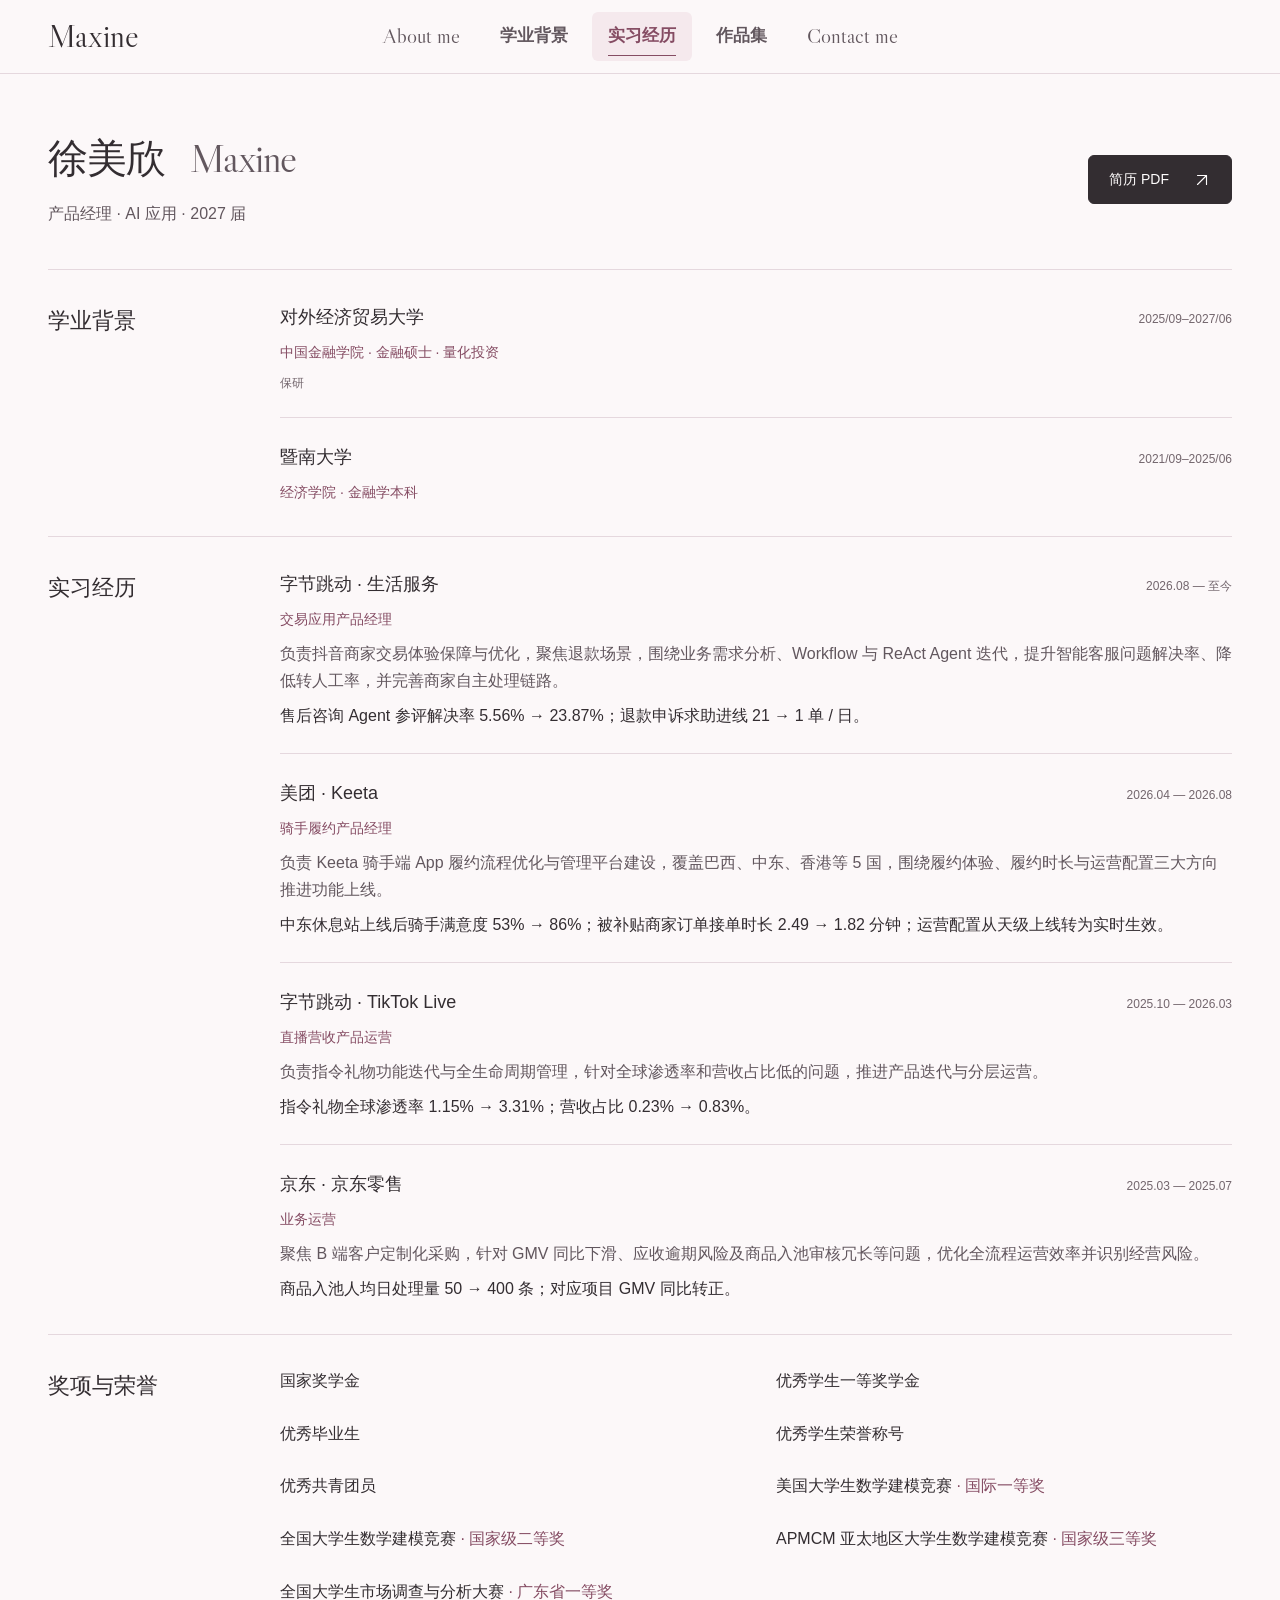
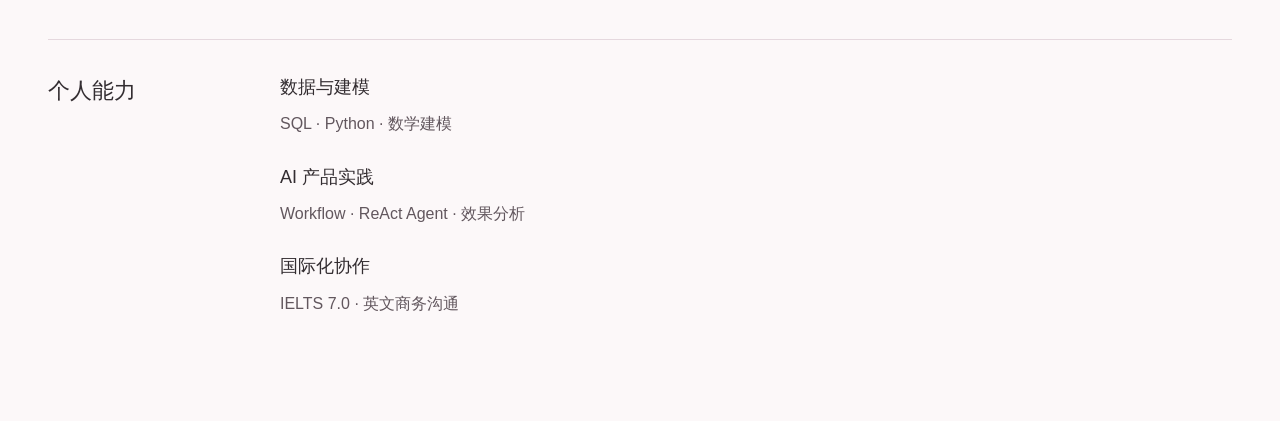
<file: cv/index.html>
<!DOCTYPE html><html lang="zh-CN"> <head><meta charset="UTF-8"><meta name="viewport" content="width=device-width, initial-scale=1"><meta name="description" content="徐美欣（Maxine），2027 届，求职 AI 产品经理正式岗位。用 AI 做产品，也把 AI 做进产品。"><meta name="theme-color" content="#fcf8f9"><link rel="canonical" href="https://maxine0917.github.io/cv/"><meta property="og:type" content="website"><meta property="og:site_name" content="Maxine"><meta property="og:title" content="履历｜Maxine"><meta property="og:description" content="徐美欣（Maxine），2027 届，求职 AI 产品经理正式岗位。用 AI 做产品，也把 AI 做进产品。"><meta property="og:url" content="https://maxine0917.github.io/cv/"><meta property="og:image" content="https://maxine0917.github.io/media/maxine-avatar.webp"><meta property="og:image:alt" content="徐美欣（Maxine）的个人头像"><meta name="twitter:card" content="summary"><link rel="icon" href="/maxine-mark.svg" type="image/svg+xml"><link rel="preload" href="/fonts/libre-caslon-display.ttf" as="font" type="font/ttf" crossorigin><title>履历｜Maxine</title><link rel="stylesheet" href="/_astro/_page_.dCjDSmIL.css" />
<link rel="stylesheet" href="/_astro/_slug_.udagstoD.css" /><script type="module" src="/_astro/hoisted.eHUAvxtx.js"></script></head> <body class="portfolio-page"> <a class="skip-link" href="#main">跳至正文</a> <header class="site-header"> <div class="header-inner"> <a class="brand" href="/" aria-label="Maxine的首页">Maxine</a> <nav class="desktop-nav" aria-label="主导航"> <a href="/#about" data-section-nav="about"><span class="nav-english" lang="en">About me</span></a><a href="/#education" data-section-nav="education"><span>学业背景</span></a><a href="/#experience" data-section-nav="experience" aria-current="location"><span>实习经历</span></a><a href="/#projects" data-section-nav="projects"><span>作品集</span></a><a href="/#contact" data-section-nav="contact"><span class="nav-english" lang="en">Contact me</span></a> </nav> <div class="header-actions"> <details class="mobile-menu"> <summary aria-label="展开导航">导航 <svg class="portfolio-icon" viewBox="0 0 24 24" width="18" height="18" fill="none" stroke="currentColor" stroke-width="1.5" stroke-linecap="round" stroke-linejoin="round" aria-hidden="true"><path d="M4 7h16M4 12h16M4 17h16"></path></svg></summary> <nav aria-label="手机导航"> <a href="/#about" data-section-nav="about"><span class="nav-english" lang="en">About me</span></a><a href="/#education" data-section-nav="education"><span>学业背景</span></a><a href="/#experience" data-section-nav="experience" aria-current="location"><span>实习经历</span></a><a href="/#projects" data-section-nav="projects"><span>作品集</span></a><a href="/#contact" data-section-nav="contact"><span class="nav-english" lang="en">Contact me</span></a> </nav> </details> </div> </div> </header> <main id="main" class="site-main"> <article class="resume-page first-section"> <header class="resume-header"><div><h1 class="page-title">徐美欣 <span>Maxine</span></h1><p class="page-intro">产品经理 · AI 应用 · 2027 届</p></div><a class="button primary-button" href="/resume.pdf?v=c0a93732b4ea" target="_blank" rel="noopener">简历 PDF <svg class="portfolio-icon" viewBox="0 0 24 24" width="18" height="18" fill="none" stroke="currentColor" stroke-width="1.5" stroke-linecap="round" stroke-linejoin="round" aria-hidden="true"><path d="M6 18 18 6M6 6h12v12"></path></svg></a></header> <section class="resume-section" aria-labelledby="cv-education"><h2 id="cv-education">学业背景</h2><div><article class="resume-row"><div class="resume-row-heading"><h3>对外经济贸易大学</h3><p class="experience-period">2025/09–2027/06</p></div><p class="resume-role">中国金融学院 · 金融硕士 · 量化投资</p><p class="resume-meta">保研</p></article><article class="resume-row"><div class="resume-row-heading"><h3>暨南大学</h3><p class="experience-period">2021/09–2025/06</p></div><p class="resume-role">经济学院 · 金融学本科</p></article></div></section> <section class="resume-section" aria-labelledby="cv-experience"><h2 id="cv-experience">实习经历</h2><div><article class="resume-row"><div class="resume-row-heading"><h3>字节跳动 · 生活服务</h3><p class="experience-period">2026.08 — 至今</p></div><p class="resume-role">交易应用产品经理</p><p>负责抖音商家交易体验保障与优化，聚焦退款场景，围绕业务需求分析、Workflow 与 ReAct Agent 迭代，提升智能客服问题解决率、降低转人工率，并完善商家自主处理链路。</p><p class="resume-result">售后咨询 Agent 参评解决率 5.56% → 23.87%；退款申诉求助进线 21 → 1 单 / 日。</p></article><article class="resume-row"><div class="resume-row-heading"><h3>美团 · Keeta</h3><p class="experience-period">2026.04 — 2026.08</p></div><p class="resume-role">骑手履约产品经理</p><p>负责 Keeta 骑手端 App 履约流程优化与管理平台建设，覆盖巴西、中东、香港等 5 国，围绕履约体验、履约时长与运营配置三大方向推进功能上线。</p><p class="resume-result">中东休息站上线后骑手满意度 53% → 86%；被补贴商家订单接单时长 2.49 → 1.82 分钟；运营配置从天级上线转为实时生效。</p></article><article class="resume-row"><div class="resume-row-heading"><h3>字节跳动 · TikTok Live</h3><p class="experience-period">2025.10 — 2026.03</p></div><p class="resume-role">直播营收产品运营</p><p>负责指令礼物功能迭代与全生命周期管理，针对全球渗透率和营收占比低的问题，推进产品迭代与分层运营。</p><p class="resume-result">指令礼物全球渗透率 1.15% → 3.31%；营收占比 0.23% → 0.83%。</p></article><article class="resume-row"><div class="resume-row-heading"><h3>京东 · 京东零售</h3><p class="experience-period">2025.03 — 2025.07</p></div><p class="resume-role">业务运营</p><p>聚焦 B 端客户定制化采购，针对 GMV 同比下滑、应收逾期风险及商品入池审核冗长等问题，优化全流程运营效率并识别经营风险。</p><p class="resume-result">商品入池人均日处理量 50 → 400 条；对应项目 GMV 同比转正。</p></article></div></section> <section class="resume-section" aria-labelledby="cv-honors"><h2 id="cv-honors">奖项与荣誉</h2><div class="resume-honors"><article class="resume-row"><h3>国家奖学金</h3></article><article class="resume-row"><h3>优秀学生一等奖学金</h3></article><article class="resume-row"><h3>优秀毕业生</h3></article><article class="resume-row"><h3>优秀学生荣誉称号</h3></article><article class="resume-row"><h3>优秀共青团员</h3></article><article class="resume-row"><h3>美国大学生数学建模竞赛<span class="resume-award"> · 国际一等奖</span></h3></article><article class="resume-row"><h3>全国大学生数学建模竞赛<span class="resume-award"> · 国家级二等奖</span></h3></article><article class="resume-row"><h3>APMCM 亚太地区大学生数学建模竞赛<span class="resume-award"> · 国家级三等奖</span></h3></article><article class="resume-row"><h3>全国大学生市场调查与分析大赛<span class="resume-award"> · 广东省一等奖</span></h3></article></div></section> <section class="resume-section" aria-labelledby="cv-skills"><h2 id="cv-skills">个人能力</h2><div class="resume-skills"><div><h3>数据与建模</h3><p>SQL · Python · 数学建模</p></div><div><h3>AI 产品实践</h3><p>Workflow · ReAct Agent · 效果分析</p></div><div><h3>国际化协作</h3><p>IELTS 7.0 · 英文商务沟通</p></div></div></section> </article> </main>  </body> </html>
</file>
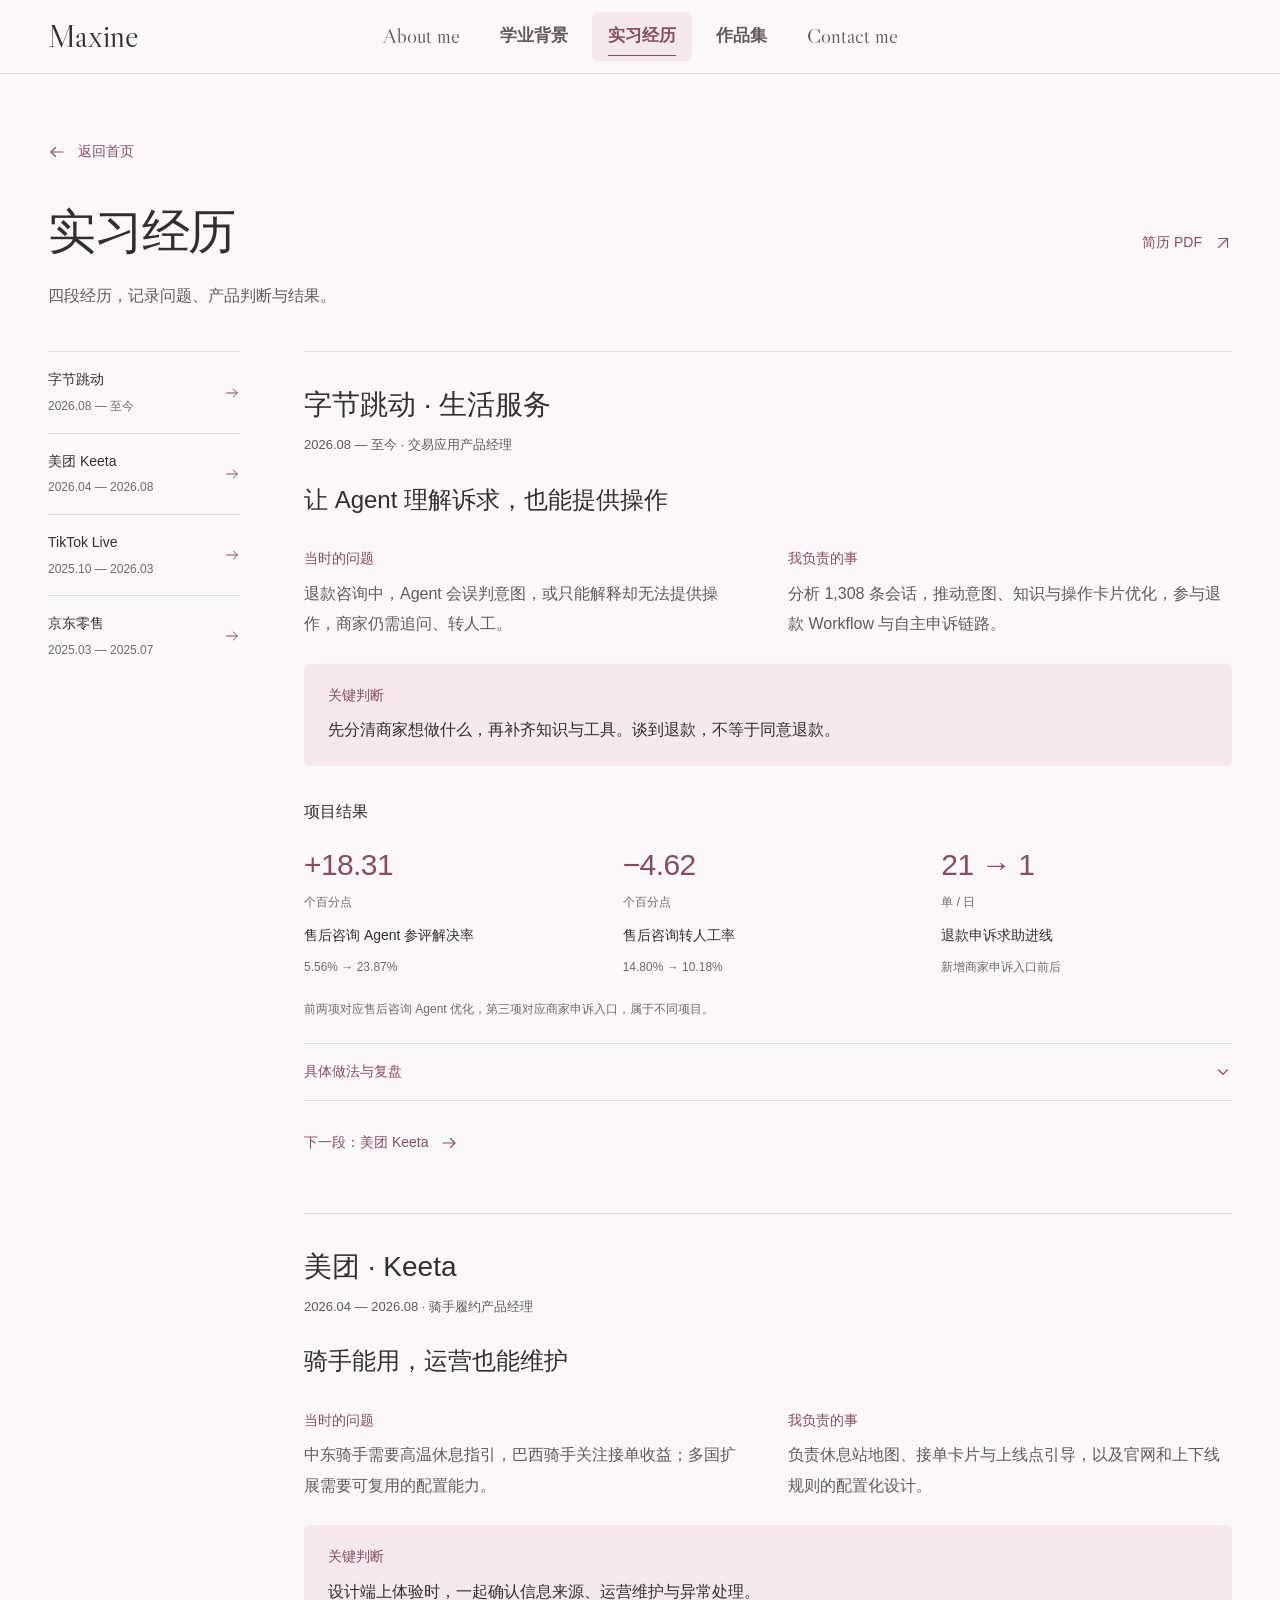
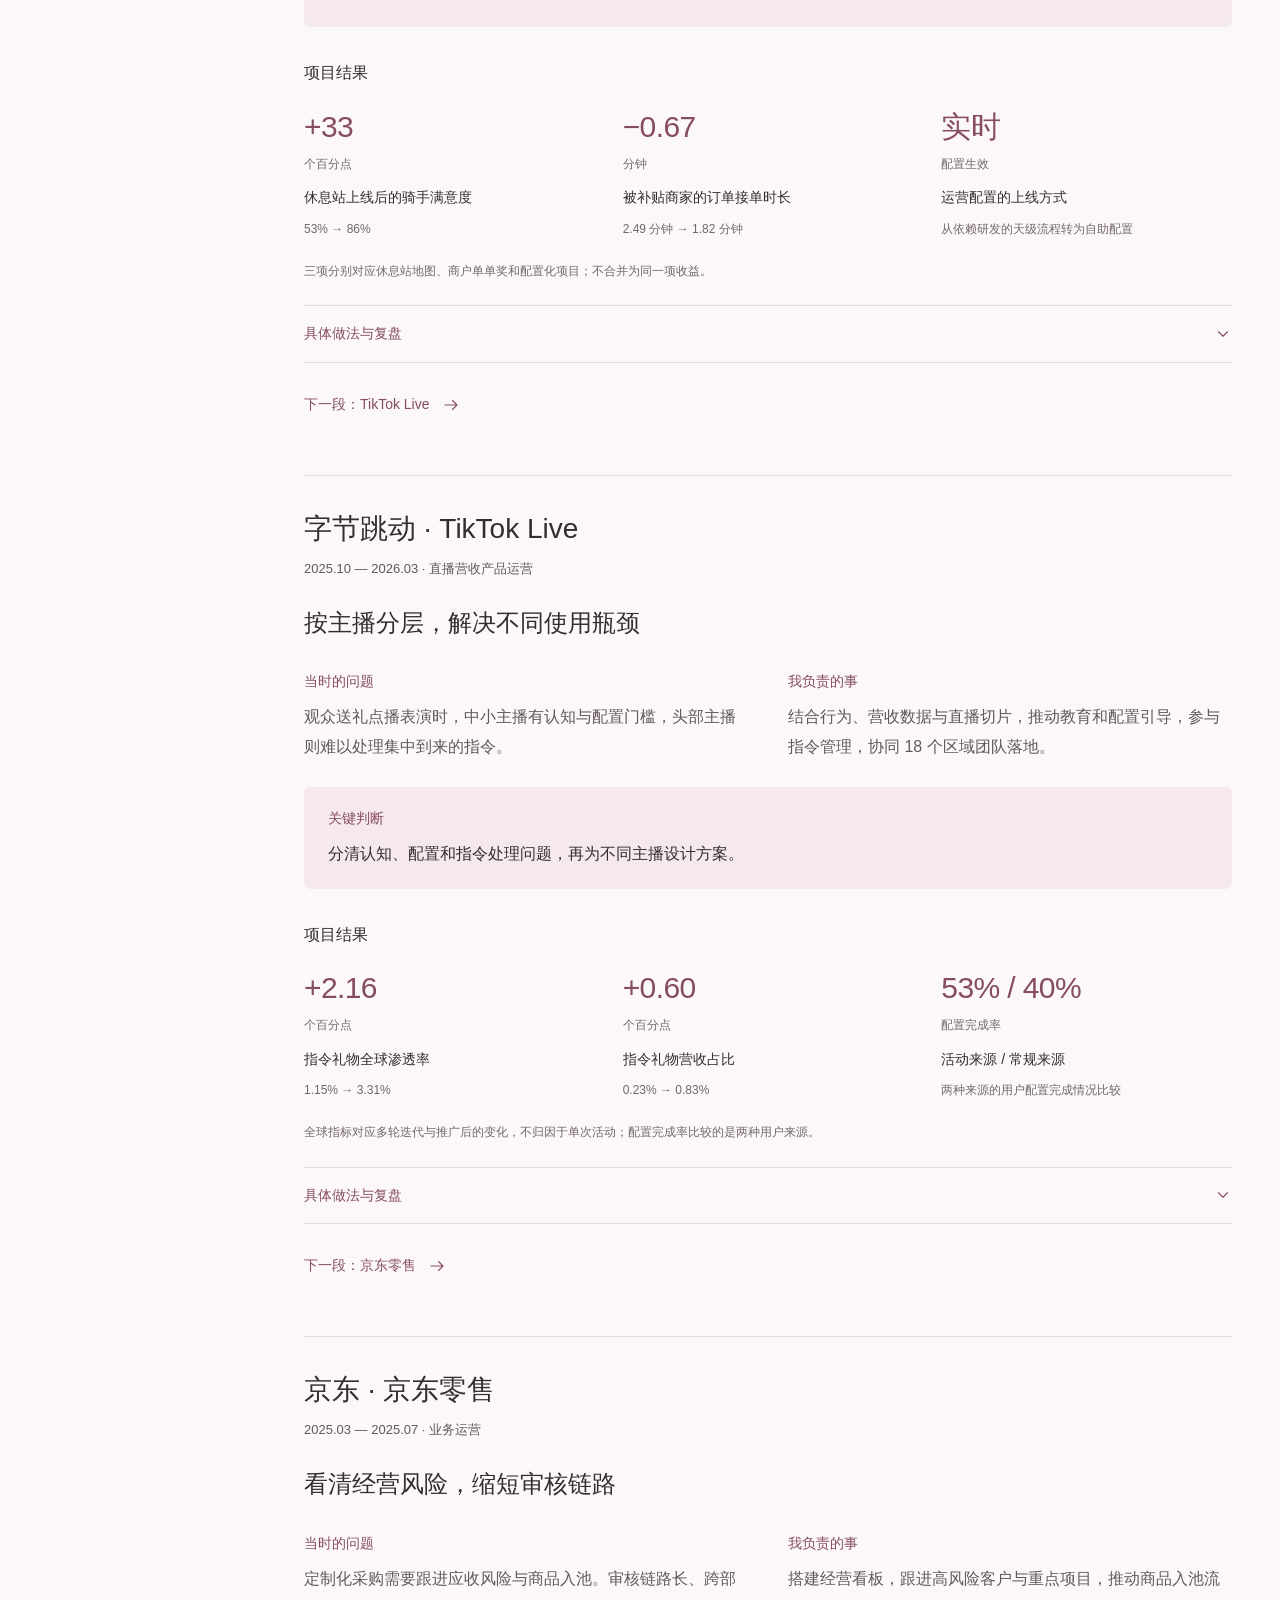
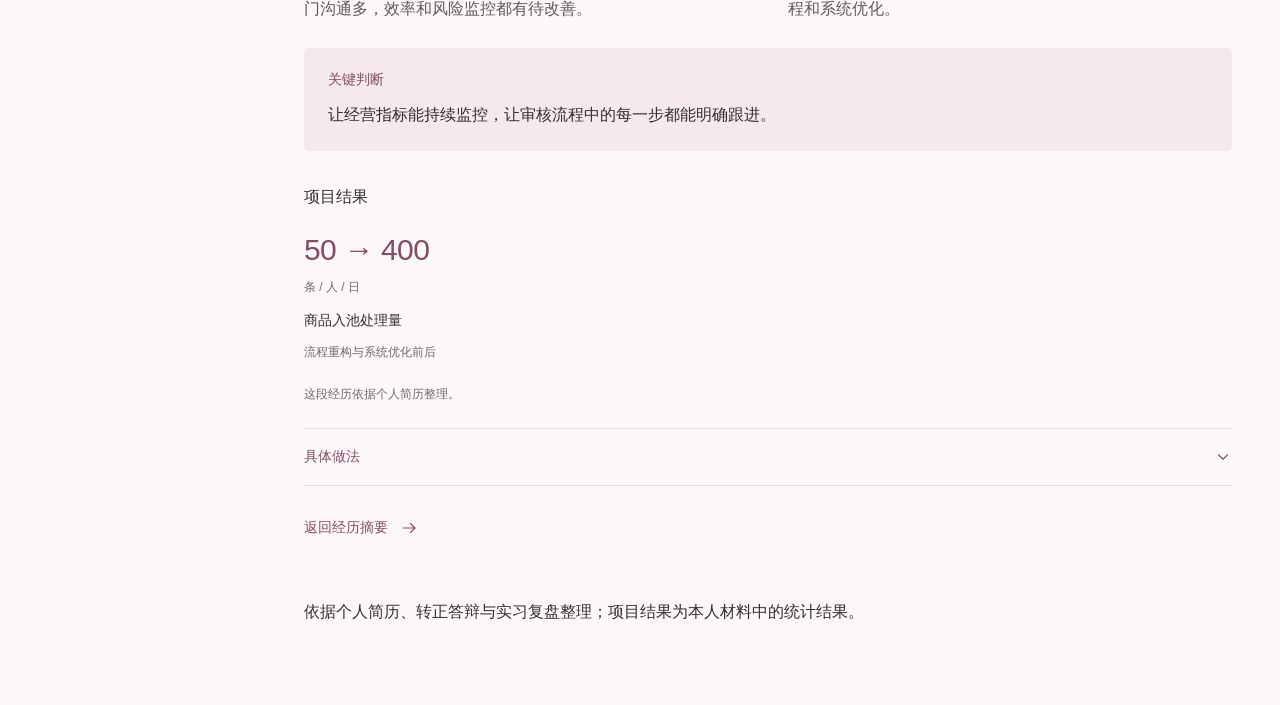
<file: experience/index.html>
<!DOCTYPE html><html lang="zh-CN"> <head><meta charset="UTF-8"><meta name="viewport" content="width=device-width, initial-scale=1"><meta name="description" content="徐美欣（Maxine），2027 届，求职 AI 产品经理正式岗位。用 AI 做产品，也把 AI 做进产品。"><meta name="theme-color" content="#fcf8f9"><link rel="canonical" href="https://maxine0917.github.io/experience/"><meta property="og:type" content="website"><meta property="og:site_name" content="Maxine"><meta property="og:title" content="实习经历｜Maxine"><meta property="og:description" content="徐美欣（Maxine），2027 届，求职 AI 产品经理正式岗位。用 AI 做产品，也把 AI 做进产品。"><meta property="og:url" content="https://maxine0917.github.io/experience/"><meta property="og:image" content="https://maxine0917.github.io/media/maxine-avatar.webp"><meta property="og:image:alt" content="徐美欣（Maxine）的个人头像"><meta name="twitter:card" content="summary"><link rel="icon" href="/maxine-mark.svg" type="image/svg+xml"><link rel="preload" href="/fonts/libre-caslon-display.ttf" as="font" type="font/ttf" crossorigin><title>实习经历｜Maxine</title><link rel="stylesheet" href="/_astro/_page_.dCjDSmIL.css" />
<link rel="stylesheet" href="/_astro/_slug_.udagstoD.css" /><script type="module" src="/_astro/hoisted.eHUAvxtx.js"></script></head> <body class="portfolio-page"> <a class="skip-link" href="#main">跳至正文</a> <header class="site-header"> <div class="header-inner"> <a class="brand" href="/" aria-label="Maxine的首页">Maxine</a> <nav class="desktop-nav" aria-label="主导航"> <a href="/#about" data-section-nav="about"><span class="nav-english" lang="en">About me</span></a><a href="/#education" data-section-nav="education"><span>学业背景</span></a><a href="/#experience" data-section-nav="experience" aria-current="location"><span>实习经历</span></a><a href="/#projects" data-section-nav="projects"><span>作品集</span></a><a href="/#contact" data-section-nav="contact"><span class="nav-english" lang="en">Contact me</span></a> </nav> <div class="header-actions"> <details class="mobile-menu"> <summary aria-label="展开导航">导航 <svg class="portfolio-icon" viewBox="0 0 24 24" width="18" height="18" fill="none" stroke="currentColor" stroke-width="1.5" stroke-linecap="round" stroke-linejoin="round" aria-hidden="true"><path d="M4 7h16M4 12h16M4 17h16"></path></svg></summary> <nav aria-label="手机导航"> <a href="/#about" data-section-nav="about"><span class="nav-english" lang="en">About me</span></a><a href="/#education" data-section-nav="education"><span>学业背景</span></a><a href="/#experience" data-section-nav="experience" aria-current="location"><span>实习经历</span></a><a href="/#projects" data-section-nav="projects"><span>作品集</span></a><a href="/#contact" data-section-nav="contact"><span class="nav-english" lang="en">Contact me</span></a> </nav> </details> </div> </div> </header> <main id="main" class="site-main"> <section class="experience-intro first-section"> <a class="text-link" href="/#experience"><svg class="portfolio-icon" viewBox="0 0 24 24" width="18" height="18" fill="none" stroke="currentColor" stroke-width="1.5" stroke-linecap="round" stroke-linejoin="round" aria-hidden="true"><path d="M20 12H4m6-6-6 6 6 6"></path></svg> 返回首页</a> <div class="section-heading"><h1 class="page-title">实习经历</h1><a class="text-link" href="/resume.pdf?v=c0a93732b4ea" target="_blank" rel="noopener">简历 PDF <svg class="portfolio-icon" viewBox="0 0 24 24" width="18" height="18" fill="none" stroke="currentColor" stroke-width="1.5" stroke-linecap="round" stroke-linejoin="round" aria-hidden="true"><path d="M6 18 18 6M6 6h12v12"></path></svg></a></div> <p class="page-intro">四段经历，记录问题、产品判断与结果。</p> </section> <div class="experience-reading"> <aside class="experience-index"><nav aria-label="实习项目目录"><a href="#bytedance"><div>字节跳动<small>2026.08 — 至今</small></div><svg class="portfolio-icon" viewBox="0 0 24 24" width="18" height="18" fill="none" stroke="currentColor" stroke-width="1.5" stroke-linecap="round" stroke-linejoin="round" aria-hidden="true"><path d="M4 12h16m-6-6 6 6-6 6"></path></svg></a><a href="#keeta"><div>美团 Keeta<small>2026.04 — 2026.08</small></div><svg class="portfolio-icon" viewBox="0 0 24 24" width="18" height="18" fill="none" stroke="currentColor" stroke-width="1.5" stroke-linecap="round" stroke-linejoin="round" aria-hidden="true"><path d="M4 12h16m-6-6 6 6-6 6"></path></svg></a><a href="#tiktok"><div>TikTok Live<small>2025.10 — 2026.03</small></div><svg class="portfolio-icon" viewBox="0 0 24 24" width="18" height="18" fill="none" stroke="currentColor" stroke-width="1.5" stroke-linecap="round" stroke-linejoin="round" aria-hidden="true"><path d="M4 12h16m-6-6 6 6-6 6"></path></svg></a><a href="#jd"><div>京东零售<small>2025.03 — 2025.07</small></div><svg class="portfolio-icon" viewBox="0 0 24 24" width="18" height="18" fill="none" stroke="currentColor" stroke-width="1.5" stroke-linecap="round" stroke-linejoin="round" aria-hidden="true"><path d="M4 12h16m-6-6 6 6-6 6"></path></svg></a></nav></aside> <div class="experience-cases"> <article id="bytedance" class="experience-case"> <header><h2>字节跳动 · 生活服务</h2><p class="case-meta">2026.08 — 至今 · 交易应用产品经理</p><h3 class="case-headline"><span>让 Agent 理解诉求，</span><span>也能提供操作</span></h3></header> <div class="case-opening"><div><h4>当时的问题</h4><p>退款咨询中，Agent 会误判意图，或只能解释却无法提供操作，商家仍需追问、转人工。</p></div><div><h4>我负责的事</h4><p>分析 1,308 条会话，推动意图、知识与操作卡片优化，参与退款 Workflow 与自主申诉链路。</p></div></div> <div class="case-judgment"><h4>关键判断</h4><p>先分清商家想做什么，再补齐知识与工具。谈到退款，不等于同意退款。</p></div> <section class="case-outcome-section"><h4 class="case-section-label">项目结果</h4><div class="case-outcomes"><div><p class="outcome-value">+18.31<span>个百分点</span></p><h5>售后咨询 Agent 参评解决率</h5><p>5.56% → 23.87%</p></div><div><p class="outcome-value">−4.62<span>个百分点</span></p><h5>售后咨询转人工率</h5><p>14.80% → 10.18%</p></div><div><p class="outcome-value">21 → 1<span>单 / 日</span></p><h5>退款申诉求助进线</h5><p>新增商家申诉入口前后</p></div></div><p class="outcome-note">前两项对应售后咨询 Agent 优化，第三项对应商家申诉入口，属于不同项目。</p></section> <details class="case-details"> <summary>具体做法与复盘 <svg class="portfolio-icon" viewBox="0 0 24 24" width="18" height="18" fill="none" stroke="currentColor" stroke-width="1.5" stroke-linecap="round" stroke-linejoin="round" aria-hidden="true"><path d="m6 9 6 6 6-6"></path></svg></summary> <div class="case-details-content"> <section class="case-action-section"><h4 class="case-section-label">具体做法</h4><ul class="case-actions"><li><h5>把典型表达对应到真实意图</h5><p>按六类核心诉求整理会话，建立“表达—意图—处理路径”映射。将希望退款、希望拒绝退款、查询原因或进度等诉求分开，减少仅凭关键词选择路径。</p></li><li><h5>区分执行操作与咨询解答</h5><p>确定性的退款操作由 Workflow 处理，按“撤销核销 → 协商退 → 人工兜底”分级承接；售后咨询用 ReAct 组织知识与工具，根据具体诉求提供解释或操作入口。</p></li><li><h5>把回复延伸到可执行的操作</h5><p>补充异常退款规则与链接失效等知识，提供补充凭证等入口卡片；推动退款详情页新增自主申诉、进度查询与不可申诉原因展示。</p></li></ul></section> <section class="case-reflection"><h4 class="case-section-label">我的复盘</h4><p>不能把所有进线问题都交给客服解决。如果原因是产品功能缺失，话术和卡片只能缓解；要继续回到退款、申诉等业务链路补齐功能。</p><p>优化 Agent 时，我需要同时检查意图、知识、工具和处理结果。模型能否正确回复，很大程度上取决于它获得的业务信息是否充分。</p></section> </div> </details> <a class="text-link case-next" href="#keeta">下一段：美团 Keeta <svg class="portfolio-icon" viewBox="0 0 24 24" width="18" height="18" fill="none" stroke="currentColor" stroke-width="1.5" stroke-linecap="round" stroke-linejoin="round" aria-hidden="true"><path d="M4 12h16m-6-6 6 6-6 6"></path></svg></a> </article><article id="keeta" class="experience-case"> <header><h2>美团 · Keeta</h2><p class="case-meta">2026.04 — 2026.08 · 骑手履约产品经理</p><h3 class="case-headline"><span>骑手能用，</span><span>运营也能维护</span></h3></header> <div class="case-opening"><div><h4>当时的问题</h4><p>中东骑手需要高温休息指引，巴西骑手关注接单收益；多国扩展需要可复用的配置能力。</p></div><div><h4>我负责的事</h4><p>负责休息站地图、接单卡片与上线点引导，以及官网和上下线规则的配置化设计。</p></div></div> <div class="case-judgment"><h4>关键判断</h4><p>设计端上体验时，一起确认信息来源、运营维护与异常处理。</p></div> <section class="case-outcome-section"><h4 class="case-section-label">项目结果</h4><div class="case-outcomes"><div><p class="outcome-value">+33<span>个百分点</span></p><h5>休息站上线后的骑手满意度</h5><p>53% → 86%</p></div><div><p class="outcome-value">−0.67<span>分钟</span></p><h5>被补贴商家的订单接单时长</h5><p>2.49 分钟 → 1.82 分钟</p></div><div><p class="outcome-value">实时<span>配置生效</span></p><h5>运营配置的上线方式</h5><p>从依赖研发的天级流程转为自助配置</p></div></div><p class="outcome-note">三项分别对应休息站地图、商户单单奖和配置化项目；不合并为同一项收益。</p></section> <details class="case-details"> <summary>具体做法与复盘 <svg class="portfolio-icon" viewBox="0 0 24 24" width="18" height="18" fill="none" stroke="currentColor" stroke-width="1.5" stroke-linecap="round" stroke-linejoin="round" aria-hidden="true"><path d="m6 9 6 6 6-6"></path></svg></summary> <div class="case-details-content"> <section class="case-action-section"><h4 class="case-section-label">具体做法</h4><ul class="case-actions"><li><h5>休息站地图：从找到地点到维护信息</h5><p>选择列表与地图组合，提供入口、筛选和导航；后台支持批量导入、单点录入与生效状态维护，兼顾骑手查找和运营更新的成本。</p></li><li><h5>接单信息：让收益和出餐状态被看见</h5><p>在骑手接单触点展示商户单单奖与“出餐快”标签。对补贴呈现方案进行比较，关注接单时长、接单率与补贴成本，避免只看接单意愿而忽略成本。</p></li><li><h5>运营配置：把高频需求变成自助能力</h5><p>将官网内容、排班区域与上线点等配置开放给运营，设计批量操作、审批、生效时间与重复校验，让功能在跨国家复制时仍可维护。</p></li></ul></section> <section class="case-reflection"><h4 class="case-section-label">我的复盘</h4><p>休息站项目初期，我对当地路网数据质量的依赖评估不足。以后做地图相关需求，应先和数据、地图团队确认可用性，再决定交互方案。</p><p>配置化容易漏掉重复创建、冲突、生效时间和兜底场景；多语言文案也需要同步跟进。这些应在需求阶段一起梳理，减少中途修改。</p></section> </div> </details> <a class="text-link case-next" href="#tiktok">下一段：TikTok Live <svg class="portfolio-icon" viewBox="0 0 24 24" width="18" height="18" fill="none" stroke="currentColor" stroke-width="1.5" stroke-linecap="round" stroke-linejoin="round" aria-hidden="true"><path d="M4 12h16m-6-6 6 6-6 6"></path></svg></a> </article><article id="tiktok" class="experience-case"> <header><h2>字节跳动 · TikTok Live</h2><p class="case-meta">2025.10 — 2026.03 · 直播营收产品运营</p><h3 class="case-headline"><span>按主播分层，</span><span>解决不同使用瓶颈</span></h3></header> <div class="case-opening"><div><h4>当时的问题</h4><p>观众送礼点播表演时，中小主播有认知与配置门槛，头部主播则难以处理集中到来的指令。</p></div><div><h4>我负责的事</h4><p>结合行为、营收数据与直播切片，推动教育和配置引导，参与指令管理，协同 18 个区域团队落地。</p></div></div> <div class="case-judgment"><h4>关键判断</h4><p>分清认知、配置和指令处理问题，再为不同主播设计方案。</p></div> <section class="case-outcome-section"><h4 class="case-section-label">项目结果</h4><div class="case-outcomes"><div><p class="outcome-value">+2.16<span>个百分点</span></p><h5>指令礼物全球渗透率</h5><p>1.15% → 3.31%</p></div><div><p class="outcome-value">+0.60<span>个百分点</span></p><h5>指令礼物营收占比</h5><p>0.23% → 0.83%</p></div><div><p class="outcome-value">53% / 40%<span>配置完成率</span></p><h5>活动来源 / 常规来源</h5><p>两种来源的用户配置完成情况比较</p></div></div><p class="outcome-note">全球指标对应多轮迭代与推广后的变化，不归因于单次活动；配置完成率比较的是两种用户来源。</p></section> <details class="case-details"> <summary>具体做法与复盘 <svg class="portfolio-icon" viewBox="0 0 24 24" width="18" height="18" fill="none" stroke="currentColor" stroke-width="1.5" stroke-linecap="round" stroke-linejoin="round" aria-hidden="true"><path d="m6 9 6 6 6-6"></path></svg></summary> <div class="case-details-content"> <section class="case-action-section"><h4 class="case-section-label">具体做法</h4><ul class="case-actions"><li><h5>让中小主播先了解，再完成配置</h5><p>设计“了解功能 → 访问页面 → 开播使用 → 获得营收”的任务链路，配合多语言教育内容和一键配置模板，降低开始使用的成本。</p></li><li><h5>为头部主播补充指令管理能力</h5><p>针对高并发下的漏单与排序问题，参与指令排队、优先点单的设计与推广，让主播能看清待处理的指令，并形成适配才艺场景的使用方式。</p></li><li><h5>按人群和时间段回看效果</h5><p>比较不同层级主播的使用与营收变化，同时关注活动结束后是否继续使用，区分短期激励和后续习惯。区域策略和垂类模板按市场调整。</p></li></ul></section> <section class="case-reflection"><h4 class="case-section-label">我的复盘</h4><p>同一个功能，不同用户的痛点可能完全不同。对中小主播做教育和配置引导，对头部主播做效率工具，比统一推广更有针对性。</p><p>活动期间的上涨不是全部结果。还需要回看活动结束后的使用和营收，结合分层对比，判断增长能否留下来。</p></section> </div> </details> <a class="text-link case-next" href="#jd">下一段：京东零售 <svg class="portfolio-icon" viewBox="0 0 24 24" width="18" height="18" fill="none" stroke="currentColor" stroke-width="1.5" stroke-linecap="round" stroke-linejoin="round" aria-hidden="true"><path d="M4 12h16m-6-6 6 6-6 6"></path></svg></a> </article><article id="jd" class="experience-case"> <header><h2>京东 · 京东零售</h2><p class="case-meta">2025.03 — 2025.07 · 业务运营</p><h3 class="case-headline"><span>看清经营风险，</span><span>缩短审核链路</span></h3></header> <div class="case-opening"><div><h4>当时的问题</h4><p>定制化采购需要跟进应收风险与商品入池。审核链路长、跨部门沟通多，效率和风险监控都有待改善。</p></div><div><h4>我负责的事</h4><p>搭建经营看板，跟进高风险客户与重点项目，推动商品入池流程和系统优化。</p></div></div> <div class="case-judgment"><h4>关键判断</h4><p>让经营指标能持续监控，让审核流程中的每一步都能明确跟进。</p></div> <section class="case-outcome-section"><h4 class="case-section-label">项目结果</h4><div class="case-outcomes"><div><p class="outcome-value">50 → 400<span>条 / 人 / 日</span></p><h5>商品入池处理量</h5><p>流程重构与系统优化前后</p></div></div><p class="outcome-note">这段经历依据个人简历整理。</p></section> <details class="case-details"> <summary>具体做法 <svg class="portfolio-icon" viewBox="0 0 24 24" width="18" height="18" fill="none" stroke="currentColor" stroke-width="1.5" stroke-linecap="round" stroke-linejoin="round" aria-hidden="true"><path d="m6 9 6 6 6-6"></path></svg></summary> <div class="case-details-content"> <section class="case-action-section"><h4 class="case-section-label">具体做法</h4><ul class="case-actions"><li><h5>建立经营监控</h5><p>围绕 GMV 同比、应收逾期率等核心指标建立看板，识别高风险客户，输出标准化分析报告。</p></li><li><h5>优化商品入池与项目协同</h5><p>推动审核链路与系统优化，累计处理 1 万余条申请；协同采销与项目团队跟进寻源、订单、物流和结算。</p></li></ul></section>  </div> </details> <a class="text-link case-next" href="/#experience">返回经历摘要 <svg class="portfolio-icon" viewBox="0 0 24 24" width="18" height="18" fill="none" stroke="currentColor" stroke-width="1.5" stroke-linecap="round" stroke-linejoin="round" aria-hidden="true"><path d="M4 12h16m-6-6 6 6-6 6"></path></svg></a> </article> <p class="experience-source">依据个人简历、转正答辩与实习复盘整理；项目结果为本人材料中的统计结果。</p> </div> </div> </main>  </body> </html>
</file>
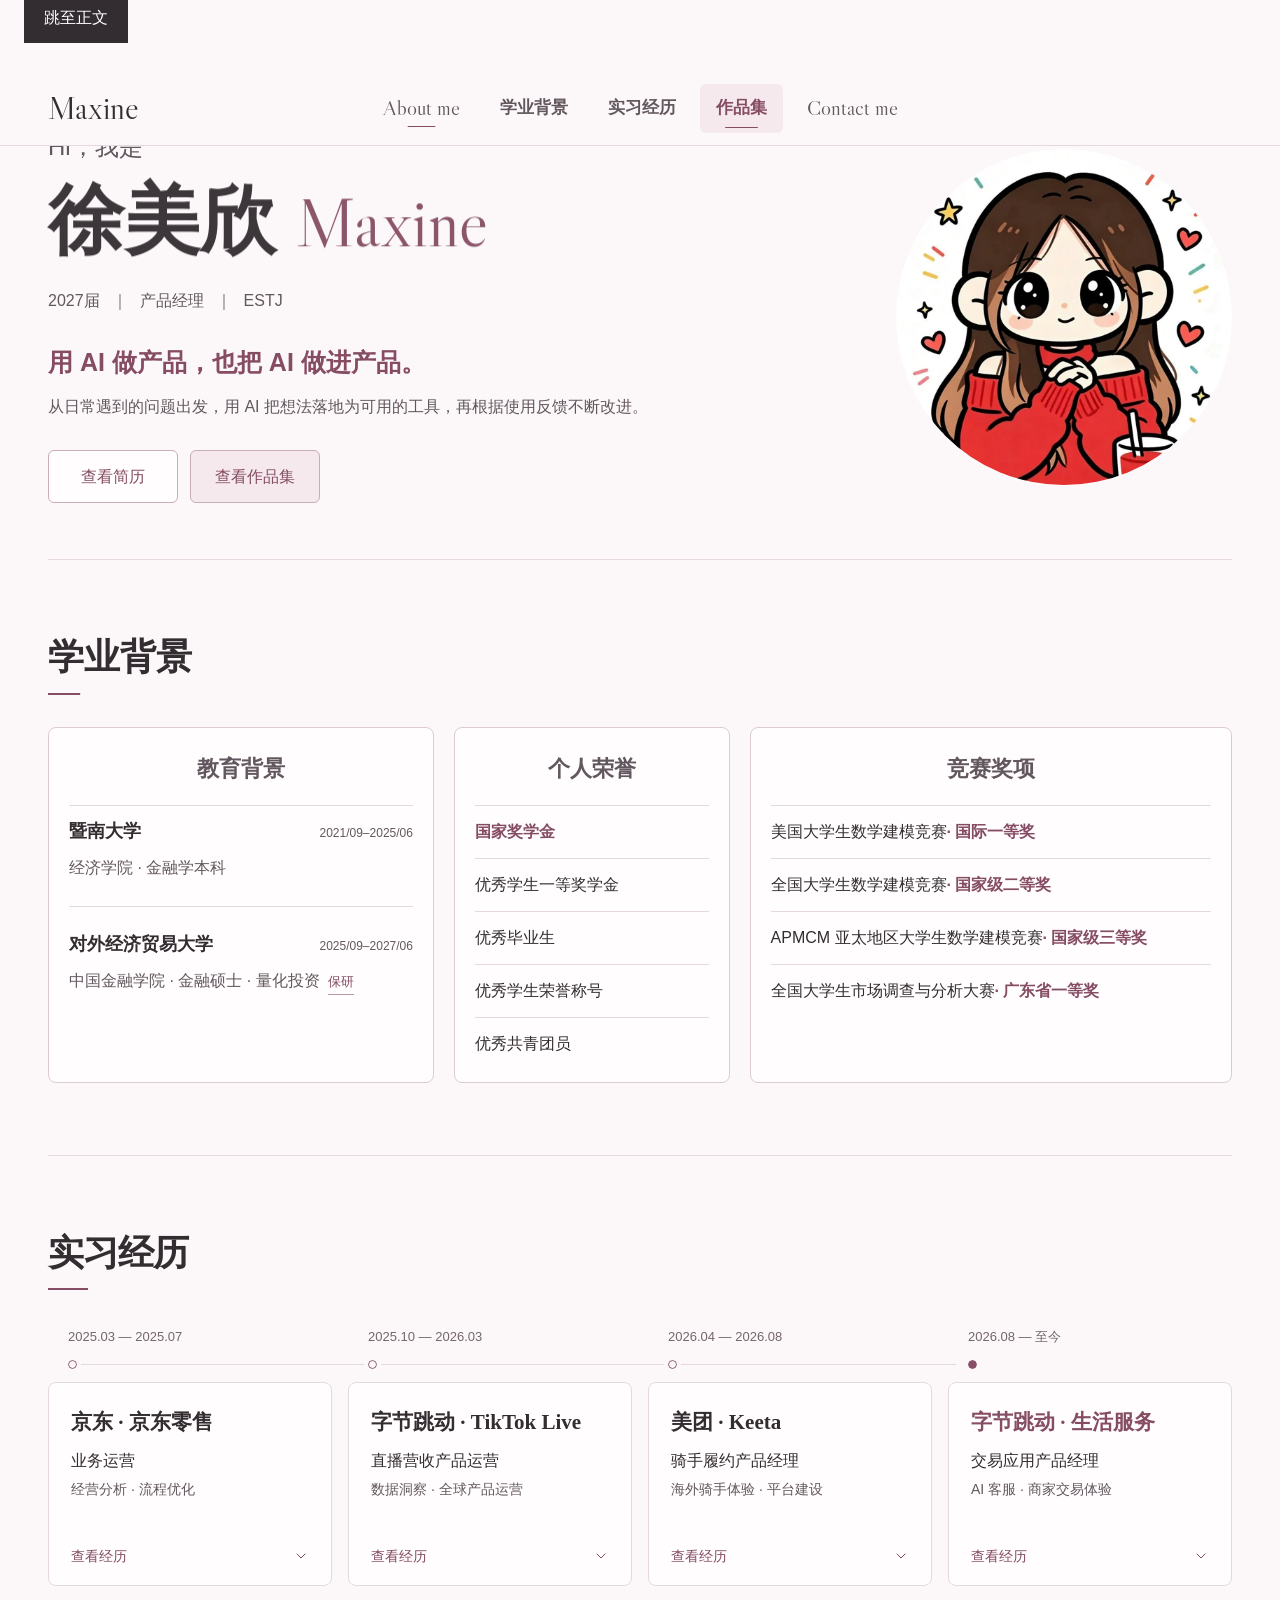
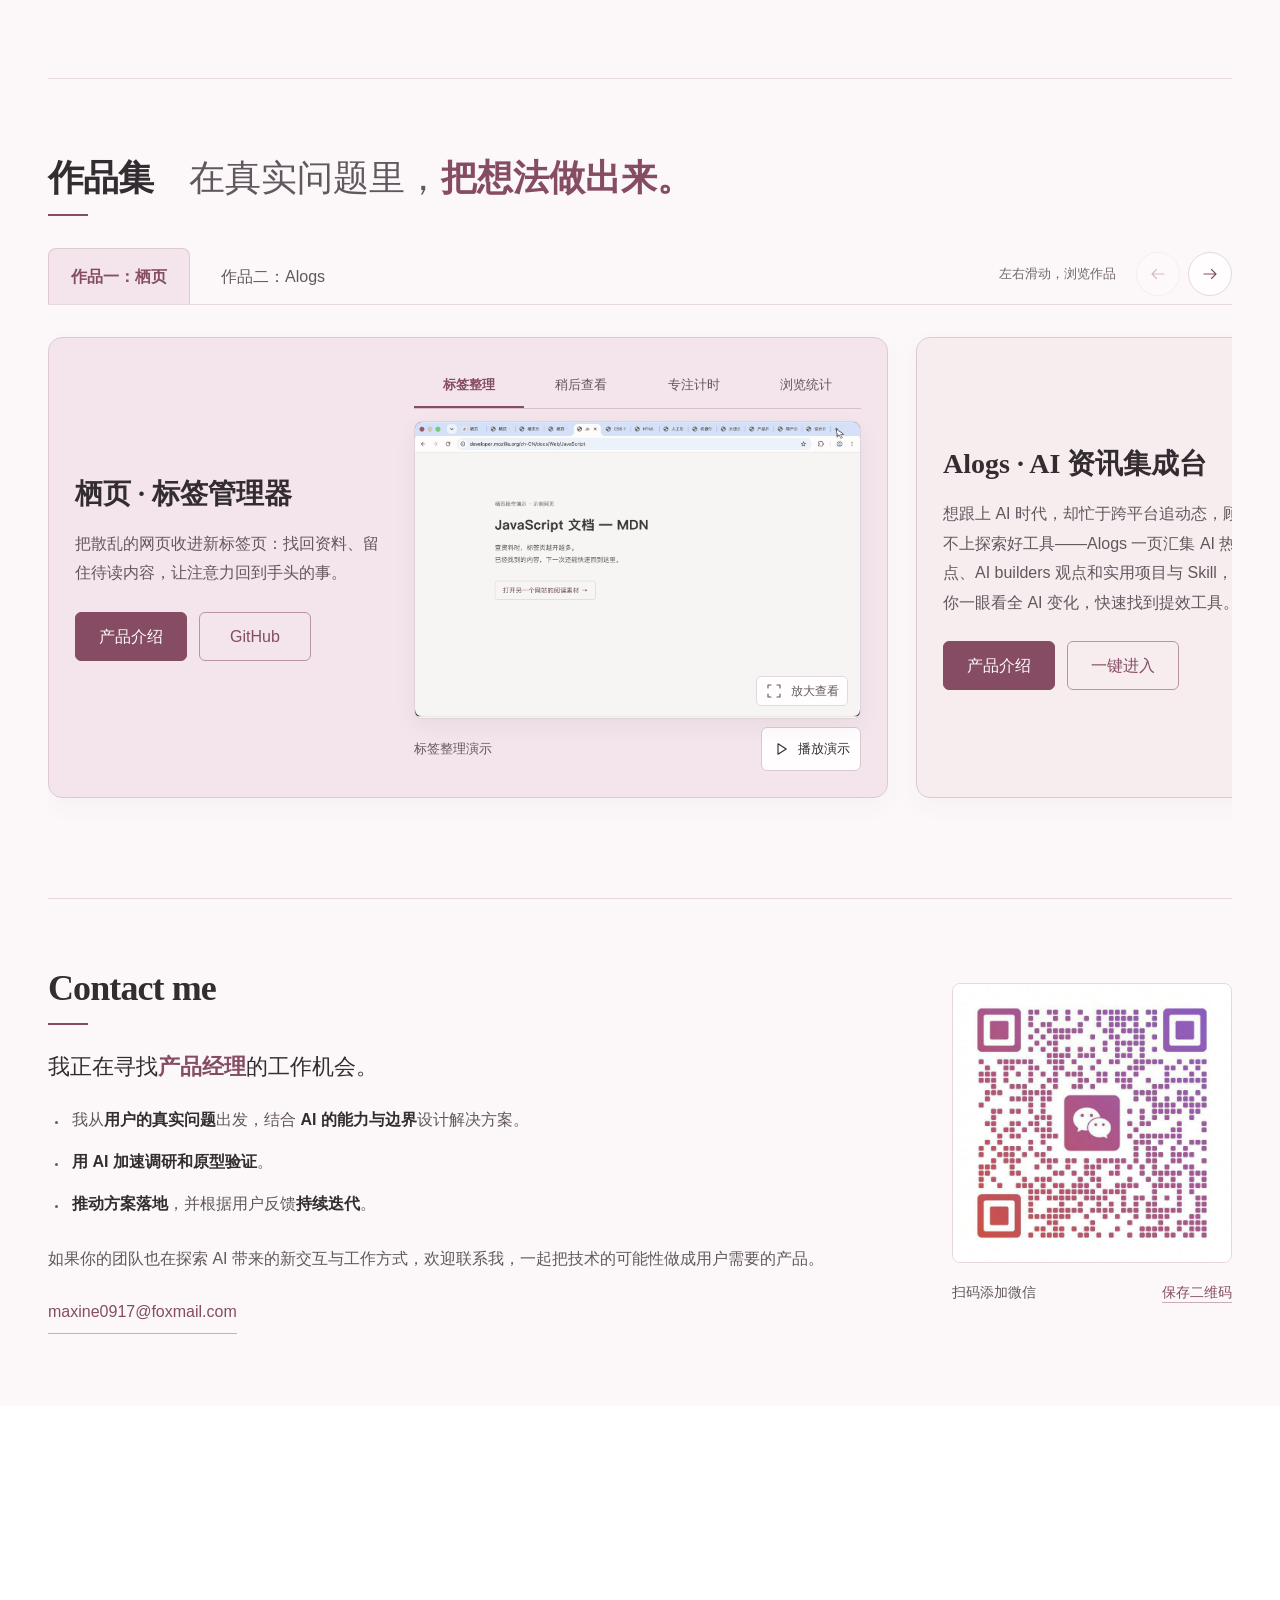
<file: projects/index.html>
<!DOCTYPE html><html lang="zh-CN"> <head><meta charset="UTF-8"><meta http-equiv="refresh" content="0;url=/#projects"><meta name="robots" content="noindex"><title>返回主页</title><link rel="stylesheet" href="/_astro/_page_.dCjDSmIL.css" /></head> <body><a href="/#projects">返回主页作品集</a></body></html>
</file>
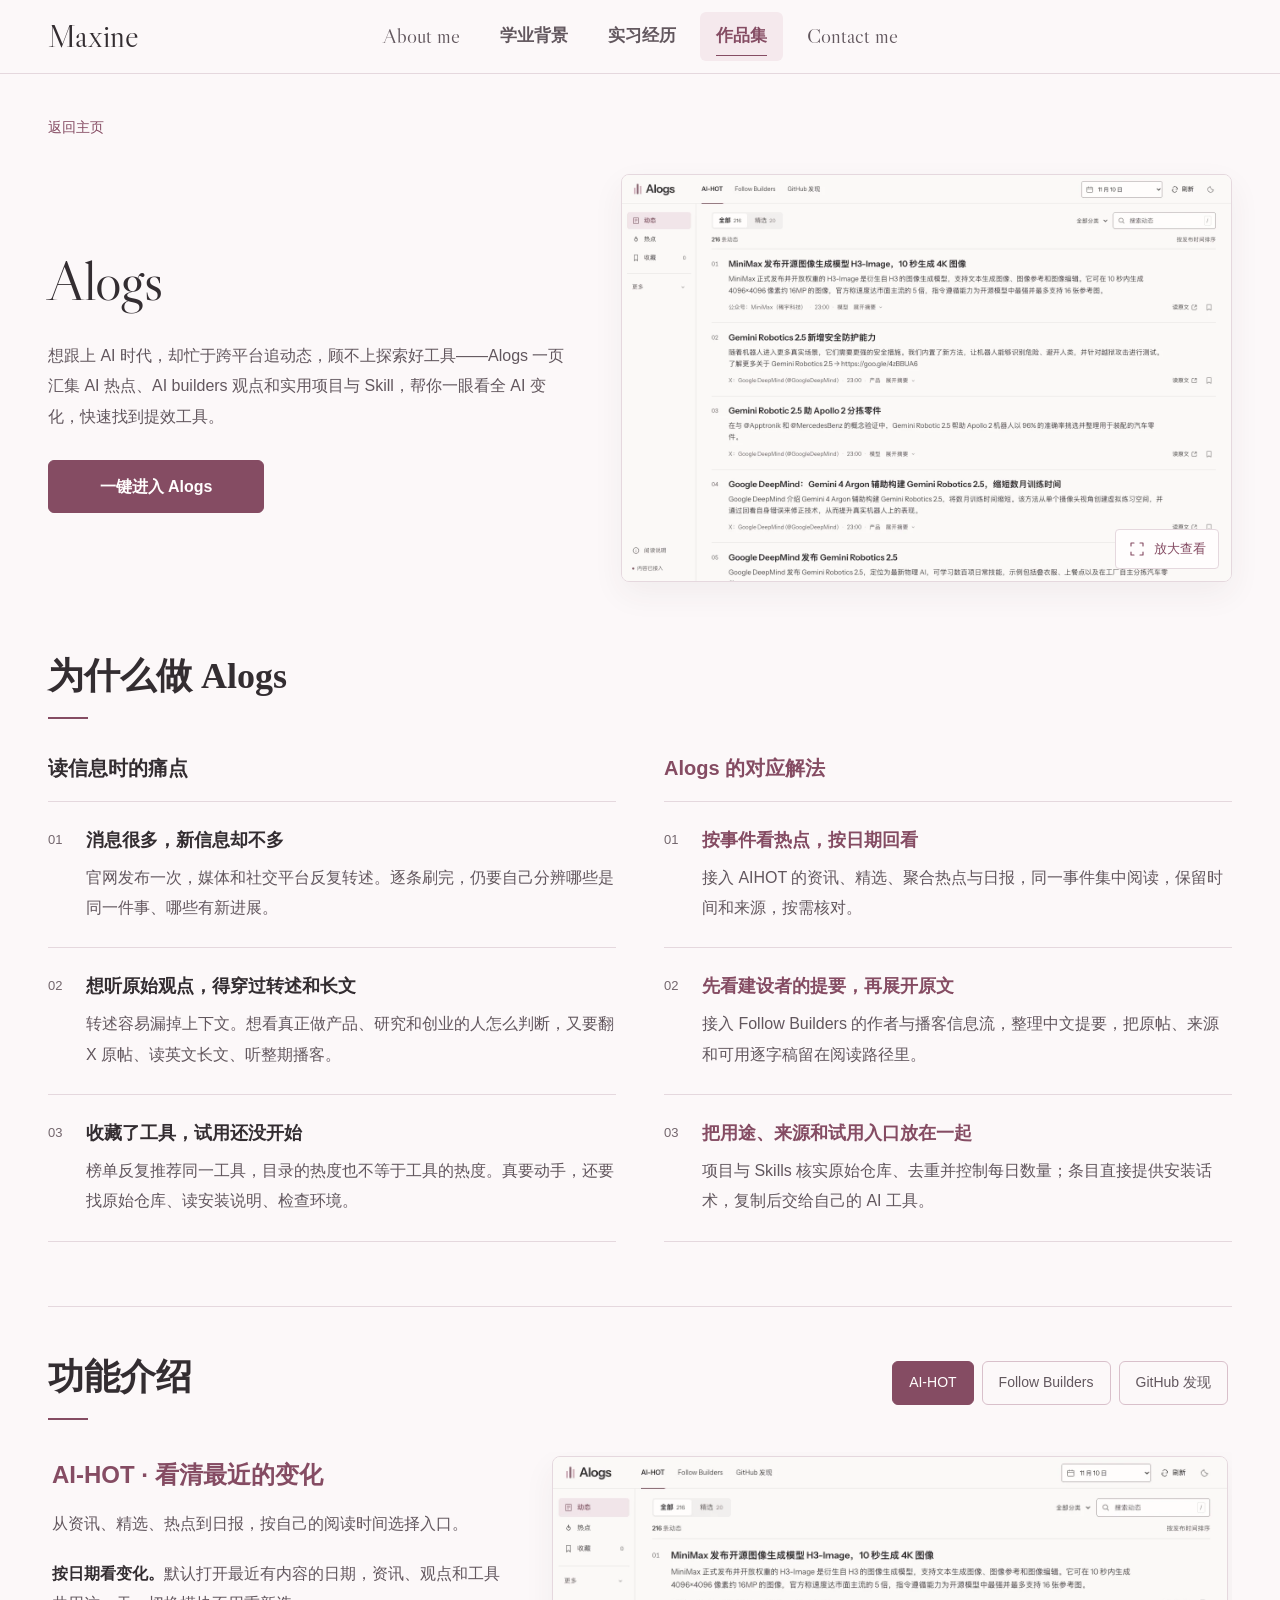
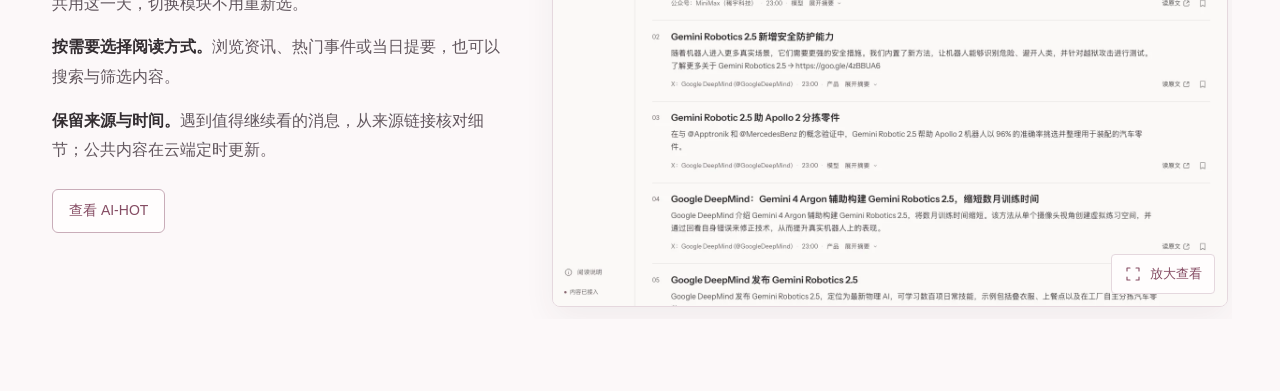
<file: projects/alogs/index.html>
<!DOCTYPE html><html lang="zh-CN"> <head><meta charset="UTF-8"><meta name="viewport" content="width=device-width, initial-scale=1"><meta name="description" content="徐美欣（Maxine），2027 届，求职 AI 产品经理正式岗位。用 AI 做产品，也把 AI 做进产品。"><meta name="theme-color" content="#fcf8f9"><link rel="canonical" href="https://maxine0917.github.io/projects/alogs/"><meta property="og:type" content="website"><meta property="og:site_name" content="Maxine"><meta property="og:title" content="Alogs｜Maxine"><meta property="og:description" content="徐美欣（Maxine），2027 届，求职 AI 产品经理正式岗位。用 AI 做产品，也把 AI 做进产品。"><meta property="og:url" content="https://maxine0917.github.io/projects/alogs/"><meta property="og:image" content="https://maxine0917.github.io/media/maxine-avatar.webp"><meta property="og:image:alt" content="徐美欣（Maxine）的个人头像"><meta name="twitter:card" content="summary"><link rel="icon" href="/maxine-mark.svg" type="image/svg+xml"><link rel="preload" href="/fonts/libre-caslon-display.ttf" as="font" type="font/ttf" crossorigin><title>Alogs｜Maxine</title><link rel="stylesheet" href="/_astro/_page_.dCjDSmIL.css" />
<link rel="stylesheet" href="/_astro/_slug_.udagstoD.css" />
<style>.compact-demo[data-astro-cid-ijzayb5m] .demo-video-frame[data-astro-cid-ijzayb5m]{aspect-ratio:1.5;border-radius:8px}.compact-demo[data-astro-cid-ijzayb5m] .demo-toolbar[data-astro-cid-ijzayb5m]{flex-direction:row;align-items:center;gap:8px;padding-top:8px}.compact-demo-label[data-astro-cid-ijzayb5m]{font-size:13px;color:var(--secondary)}.compact-demo[data-astro-cid-ijzayb5m] .demo-play[data-astro-cid-ijzayb5m]{padding:6px 10px}.compact-demo[data-astro-cid-ijzayb5m] .demo-expand[data-astro-cid-ijzayb5m]>span[data-astro-cid-ijzayb5m]{padding:4px 8px}
</style>
<link rel="stylesheet" href="/_astro/_slug_.QXLhTHtU.css" /><script type="module" src="/_astro/hoisted.diJBcG9-.js"></script></head> <body class="portfolio-page"> <a class="skip-link" href="#main">跳至正文</a> <header class="site-header"> <div class="header-inner"> <a class="brand" href="/" aria-label="Maxine的首页">Maxine</a> <nav class="desktop-nav" aria-label="主导航"> <a href="/#about" data-section-nav="about"><span class="nav-english" lang="en">About me</span></a><a href="/#education" data-section-nav="education"><span>学业背景</span></a><a href="/#experience" data-section-nav="experience"><span>实习经历</span></a><a href="/#projects" data-section-nav="projects" aria-current="location"><span>作品集</span></a><a href="/#contact" data-section-nav="contact"><span class="nav-english" lang="en">Contact me</span></a> </nav> <div class="header-actions"> <details class="mobile-menu"> <summary aria-label="展开导航">导航 <svg class="portfolio-icon" viewBox="0 0 24 24" width="18" height="18" fill="none" stroke="currentColor" stroke-width="1.5" stroke-linecap="round" stroke-linejoin="round" aria-hidden="true"><path d="M4 7h16M4 12h16M4 17h16"></path></svg></summary> <nav aria-label="手机导航"> <a href="/#about" data-section-nav="about"><span class="nav-english" lang="en">About me</span></a><a href="/#education" data-section-nav="education"><span>学业背景</span></a><a href="/#experience" data-section-nav="experience"><span>实习经历</span></a><a href="/#projects" data-section-nav="projects" aria-current="location"><span>作品集</span></a><a href="/#contact" data-section-nav="contact"><span class="nav-english" lang="en">Contact me</span></a> </nav> </details> </div> </div> </header> <main id="main" class="site-main"> <article class="project-detail first-section"> <a class="text-link project-back" href="/#projects">返回主页</a> <div class="project-detail-lead project-detail-with-preview"> <header class="project-detail-header"> <h1 class="page-title" lang="en">Alogs</h1>  <p class="page-intro">想跟上 AI 时代，却忙于跨平台追动态，顾不上探索好工具——Alogs 一页汇集 AI 热点、AI builders 观点和实用项目与 Skill，帮你一眼看全 AI 变化，快速找到提效工具。</p> <a class="project-entry-button project-entry-primary alogs-entry" href="https://maxine0917.github.io/Alogs/" target="_blank" rel="noopener"><span>一键进入 Alogs</span></a> </header>  <div class="project-detail-preview"> <figure class="product-capture" data-astro-cid-m4uffdqs> <a class="product-capture-link" href="/media/alogs-news.webp" target="_blank" rel="noopener" data-open-screenshot aria-label="放大查看：Alogs 的 AI-HOT 页面：资讯与中文摘要、来源和阅读入口" data-astro-cid-m4uffdqs> <img src="/media/alogs-news.webp" alt="Alogs 的 AI-HOT 页面：资讯与中文摘要、来源和阅读入口" width="1440" height="960" loading="eager" fetchpriority="high" data-astro-cid-m4uffdqs> <span class="capture-expand" data-astro-cid-m4uffdqs><svg class="portfolio-icon" viewBox="0 0 24 24" width="18" height="18" fill="none" stroke="currentColor" stroke-width="1.5" stroke-linecap="round" stroke-linejoin="round" aria-hidden="true"><path d="M8 4H4v4m12-4h4v4M4 16v4h4m12-4v4h-4"></path></svg> 放大查看</span> </a> </figure>  </div> </div> <section class="alogs-case case-content" aria-labelledby="case-title" data-astro-cid-f447sy52> <h2 class="section-title" id="case-title" data-astro-cid-f447sy52>为什么做 Alogs</h2> <div class="problem-solution" data-astro-cid-f447sy52> <section class="problem-column" aria-labelledby="alogs-problem-title" data-astro-cid-f447sy52> <h3 id="alogs-problem-title" data-astro-cid-f447sy52>读信息时的痛点</h3> <ol data-astro-cid-f447sy52><li data-astro-cid-f447sy52><h4 data-astro-cid-f447sy52>消息很多，新信息却不多</h4><p data-astro-cid-f447sy52>官网发布一次，媒体和社交平台反复转述。逐条刷完，仍要自己分辨哪些是同一件事、哪些有新进展。</p></li><li data-astro-cid-f447sy52><h4 data-astro-cid-f447sy52>想听原始观点，得穿过转述和长文</h4><p data-astro-cid-f447sy52>转述容易漏掉上下文。想看真正做产品、研究和创业的人怎么判断，又要翻 X 原帖、读英文长文、听整期播客。</p></li><li data-astro-cid-f447sy52><h4 data-astro-cid-f447sy52>收藏了工具，试用还没开始</h4><p data-astro-cid-f447sy52>榜单反复推荐同一工具，目录的热度也不等于工具的热度。真要动手，还要找原始仓库、读安装说明、检查环境。</p></li></ol> </section> <section class="solution-column" aria-labelledby="alogs-solution-title" data-astro-cid-f447sy52> <h3 id="alogs-solution-title" data-astro-cid-f447sy52>Alogs 的对应解法</h3> <ol data-astro-cid-f447sy52><li data-astro-cid-f447sy52><h4 data-astro-cid-f447sy52>按事件看热点，按日期回看</h4><p data-astro-cid-f447sy52>接入 AIHOT 的资讯、精选、聚合热点与日报，同一事件集中阅读，保留时间和来源，按需核对。</p></li><li data-astro-cid-f447sy52><h4 data-astro-cid-f447sy52>先看建设者的提要，再展开原文</h4><p data-astro-cid-f447sy52>接入 Follow Builders 的作者与播客信息流，整理中文提要，把原帖、来源和可用逐字稿留在阅读路径里。</p></li><li data-astro-cid-f447sy52><h4 data-astro-cid-f447sy52>把用途、来源和试用入口放在一起</h4><p data-astro-cid-f447sy52>项目与 Skills 核实原始仓库、去重并控制每日数量；条目直接提供安装话术，复制后交给自己的 AI 工具。</p></li></ol> </section> </div> <section class="alogs-features" aria-labelledby="alogs-features-title" data-alogs-features data-astro-cid-f447sy52> <div class="alogs-features-heading" data-astro-cid-f447sy52> <h2 class="section-title" id="alogs-features-title" data-astro-cid-f447sy52>功能介绍</h2> <div class="alogs-feature-tabs" aria-label="Alogs 功能" data-astro-cid-f447sy52> <a class="alogs-feature-tab" id="alogs-tab-news" href="#alogs-feature-news" data-astro-cid-f447sy52>AI-HOT</a><a class="alogs-feature-tab" id="alogs-tab-builders" href="#alogs-feature-builders" data-astro-cid-f447sy52>Follow Builders</a><a class="alogs-feature-tab" id="alogs-tab-github" href="#alogs-feature-github" data-astro-cid-f447sy52>GitHub 发现</a> </div> </div> <div class="alogs-feature-rail" data-astro-cid-f447sy52> <section class="alogs-feature-case" id="alogs-feature-news" aria-labelledby="thinking-news" data-astro-cid-f447sy52> <div class="alogs-feature-copy" data-astro-cid-f447sy52> <h3 id="thinking-news" data-astro-cid-f447sy52>AI-HOT · 看清最近的变化</h3> <p data-astro-cid-f447sy52>从资讯、精选、热点到日报，按自己的阅读时间选择入口。</p> <ul data-astro-cid-f447sy52><li data-astro-cid-f447sy52><strong data-astro-cid-f447sy52>按日期看变化。</strong>默认打开最近有内容的日期，资讯、观点和工具共用这一天，切换模块不用重新选。</li><li data-astro-cid-f447sy52><strong data-astro-cid-f447sy52>按需要选择阅读方式。</strong>浏览资讯、热门事件或当日提要，也可以搜索与筛选内容。</li><li data-astro-cid-f447sy52><strong data-astro-cid-f447sy52>保留来源与时间。</strong>遇到值得继续看的消息，从来源链接核对细节；公共内容在云端定时更新。</li></ul> <a class="project-entry-button" href="https://maxine0917.github.io/Alogs/#news" target="_blank" rel="noopener" data-astro-cid-f447sy52>查看 AI-HOT</a> </div> <figure class="product-capture" data-astro-cid-m4uffdqs> <a class="product-capture-link" href="/media/alogs-news.webp" target="_blank" rel="noopener" data-open-screenshot aria-label="放大查看：AI-HOT 的真实资讯页面，展示中文摘要、发布时间、来源及原文入口" data-astro-cid-m4uffdqs> <img src="/media/alogs-news.webp" alt="AI-HOT 的真实资讯页面，展示中文摘要、发布时间、来源及原文入口" width="1440" height="960" loading="lazy" data-astro-cid-m4uffdqs> <span class="capture-expand" data-astro-cid-m4uffdqs><svg class="portfolio-icon" viewBox="0 0 24 24" width="18" height="18" fill="none" stroke="currentColor" stroke-width="1.5" stroke-linecap="round" stroke-linejoin="round" aria-hidden="true"><path d="M8 4H4v4m12-4h4v4M4 16v4h4m12-4v4h-4"></path></svg> 放大查看</span> </a> </figure>  </section><section class="alogs-feature-case" id="alogs-feature-builders" aria-labelledby="thinking-builders" data-astro-cid-f447sy52> <div class="alogs-feature-copy" data-astro-cid-f447sy52> <h3 id="thinking-builders" data-astro-cid-f447sy52>Follow Builders · 读建设者的观点</h3> <p data-astro-cid-f447sy52>按作者浏览中文提要，感兴趣时再展开原帖或继续阅读播客内容。</p> <ul data-astro-cid-f447sy52><li data-astro-cid-f447sy52><strong data-astro-cid-f447sy52>先判断是否值得细读。</strong>先看中文提要和核心要点，再决定要不要展开全文。</li><li data-astro-cid-f447sy52><strong data-astro-cid-f447sy52>回到作者的原始表达。</strong>保留原帖和来源；有逐字稿的播客可继续阅读逐字稿，核对上下文。</li><li data-astro-cid-f447sy52><strong data-astro-cid-f447sy52>收好值得回看的内容。</strong>支持搜索、筛选和收藏；收藏保存在当前浏览器。</li></ul> <a class="project-entry-button" href="https://maxine0917.github.io/Alogs/#builders" target="_blank" rel="noopener" data-astro-cid-f447sy52>查看 Follow Builders</a> </div> <figure class="product-capture" data-astro-cid-m4uffdqs> <a class="product-capture-link" href="/media/alogs-builders.webp" target="_blank" rel="noopener" data-open-screenshot aria-label="放大查看：Follow Builders 的真实作者观点页面，左侧为作者信息，右侧是中文提要与原帖展开入口" data-astro-cid-m4uffdqs> <img src="/media/alogs-builders.webp" alt="Follow Builders 的真实作者观点页面，左侧为作者信息，右侧是中文提要与原帖展开入口" width="1440" height="960" loading="lazy" data-astro-cid-m4uffdqs> <span class="capture-expand" data-astro-cid-m4uffdqs><svg class="portfolio-icon" viewBox="0 0 24 24" width="18" height="18" fill="none" stroke="currentColor" stroke-width="1.5" stroke-linecap="round" stroke-linejoin="round" aria-hidden="true"><path d="M8 4H4v4m12-4h4v4M4 16v4h4m12-4v4h-4"></path></svg> 放大查看</span> </a> </figure>  </section><section class="alogs-feature-case" id="alogs-feature-github" aria-labelledby="thinking-github" data-astro-cid-f447sy52> <div class="alogs-feature-copy" data-astro-cid-f447sy52> <h3 id="thinking-github" data-astro-cid-f447sy52>GitHub 发现 · 从找到到试用</h3> <p data-astro-cid-f447sy52>项目与 Skills 分开浏览，每条推荐都带着用途、原始仓库和下一步操作。</p> <ul data-astro-cid-f447sy52><li data-astro-cid-f447sy52><strong data-astro-cid-f447sy52>热度对应真实来源。</strong>追溯项目或 Skill 的原始仓库，收录门槛为 1,000 Star；项目须有独立源码与运行入口。</li><li data-astro-cid-f447sy52><strong data-astro-cid-f447sy52>每天控制推荐数量。</strong>项目与 Skills 每类每天最多 5 条，重复条目合并，超额候选顺延。</li><li data-astro-cid-f447sy52><strong data-astro-cid-f447sy52>把试用任务交给 AI 工具。</strong>复制安装话术，让自己的 AI 工具先读官方说明、检查环境，再安装或运行；复制本身不会执行安装。</li></ul> <a class="project-entry-button" href="https://maxine0917.github.io/Alogs/#github" target="_blank" rel="noopener" data-astro-cid-f447sy52>查看 GitHub 发现</a> </div> <figure class="product-capture" data-astro-cid-m4uffdqs> <a class="product-capture-link" href="/media/alogs-github.webp" target="_blank" rel="noopener" data-open-screenshot aria-label="放大查看：GitHub 发现的真实项目页面，展示具体用途、来源 Star、查看项目与复制安装按钮" data-astro-cid-m4uffdqs> <img src="/media/alogs-github.webp" alt="GitHub 发现的真实项目页面，展示具体用途、来源 Star、查看项目与复制安装按钮" width="1440" height="960" loading="lazy" data-astro-cid-m4uffdqs> <span class="capture-expand" data-astro-cid-m4uffdqs><svg class="portfolio-icon" viewBox="0 0 24 24" width="18" height="18" fill="none" stroke="currentColor" stroke-width="1.5" stroke-linecap="round" stroke-linejoin="round" aria-hidden="true"><path d="M8 4H4v4m12-4h4v4M4 16v4h4m12-4v4h-4"></path></svg> 放大查看</span> </a> </figure>  </section> </div> <p class="visually-hidden" role="status" aria-live="polite" data-feature-status data-astro-cid-f447sy52></p> </section> </section>   </article> <dialog class="screenshot-viewer" aria-label="功能截图放大预览" data-screenshot-viewer data-astro-cid-4cfbuxud> <div class="screenshot-viewer-heading" data-astro-cid-4cfbuxud><p data-screenshot-title data-astro-cid-4cfbuxud></p><form method="dialog" data-astro-cid-4cfbuxud><button type="submit" autofocus data-astro-cid-4cfbuxud><svg class="portfolio-icon" viewBox="0 0 24 24" width="18" height="18" fill="none" stroke="currentColor" stroke-width="1.5" stroke-linecap="round" stroke-linejoin="round" aria-hidden="true"><path d="m6 6 12 12M18 6 6 18"></path></svg> 关闭</button></form></div> <div class="screenshot-viewer-image" data-astro-cid-4cfbuxud></div> </dialog>  </main>  </body> </html>
</file>
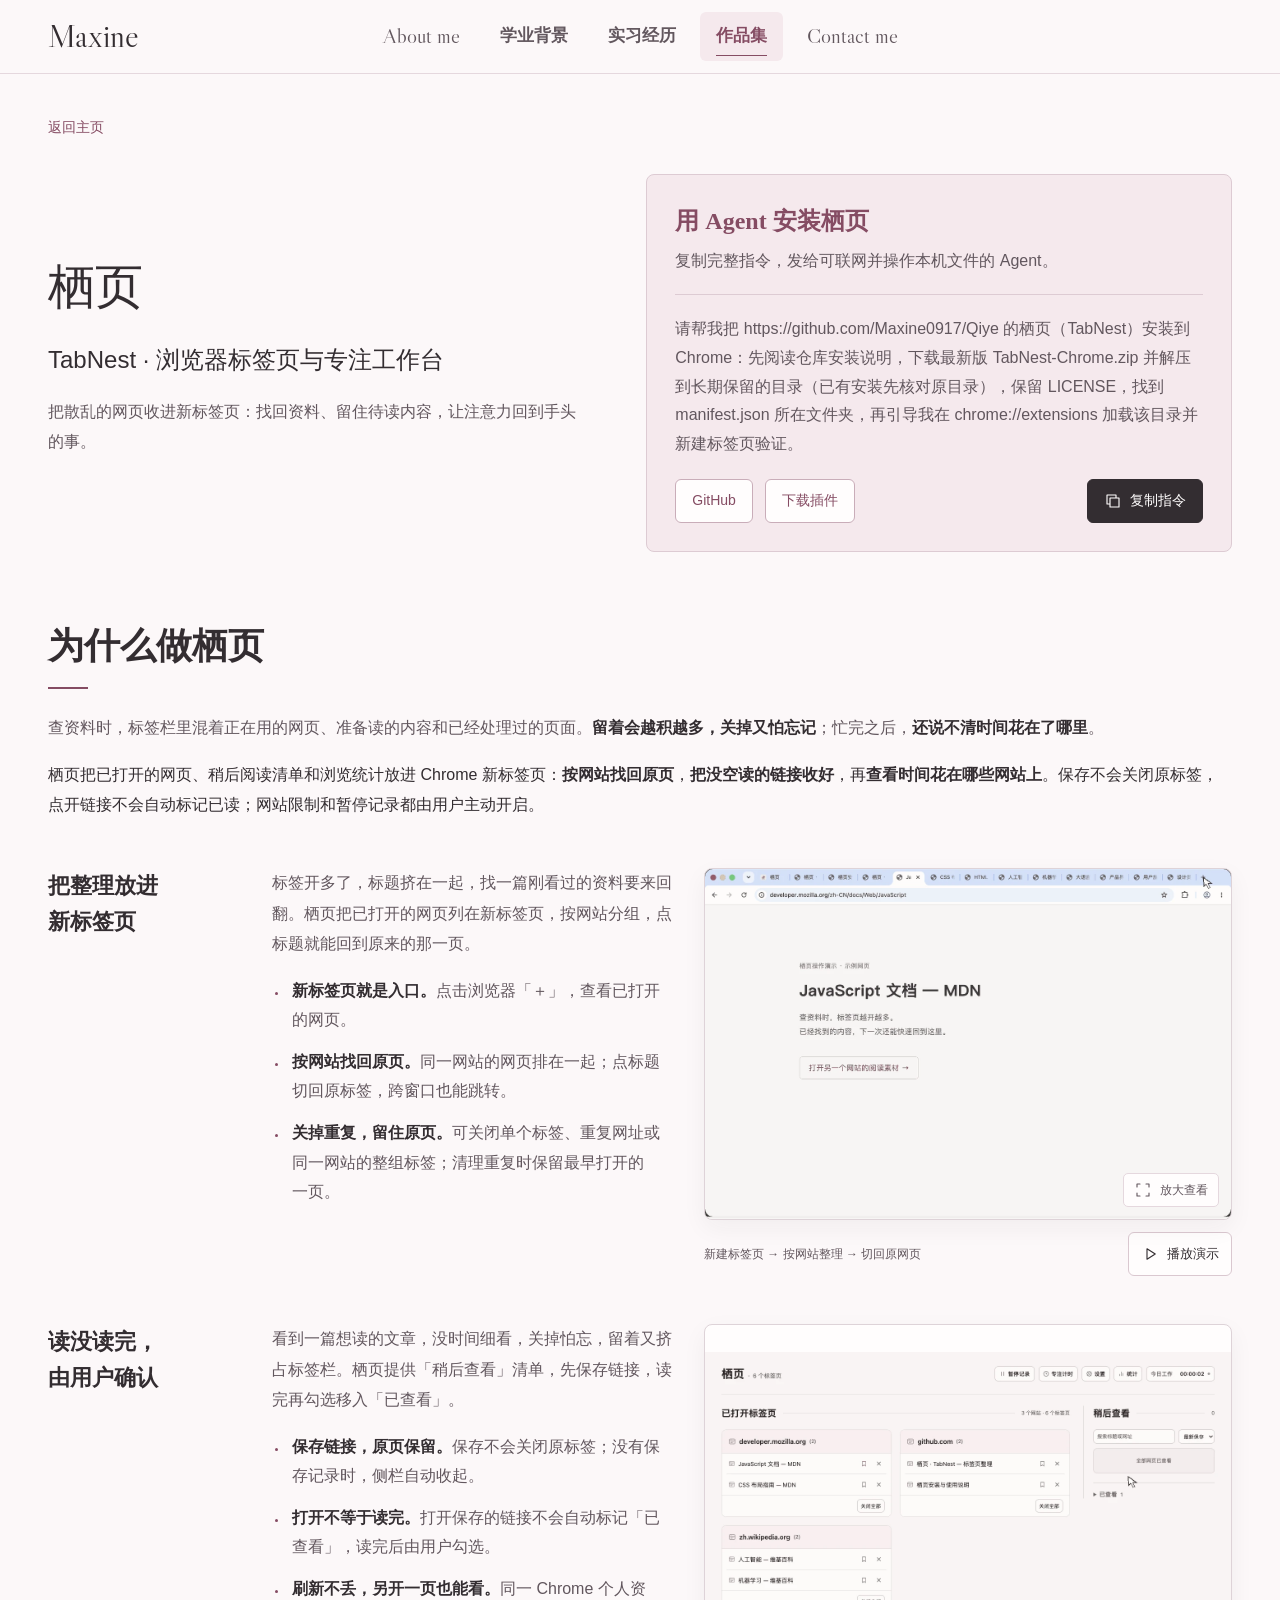
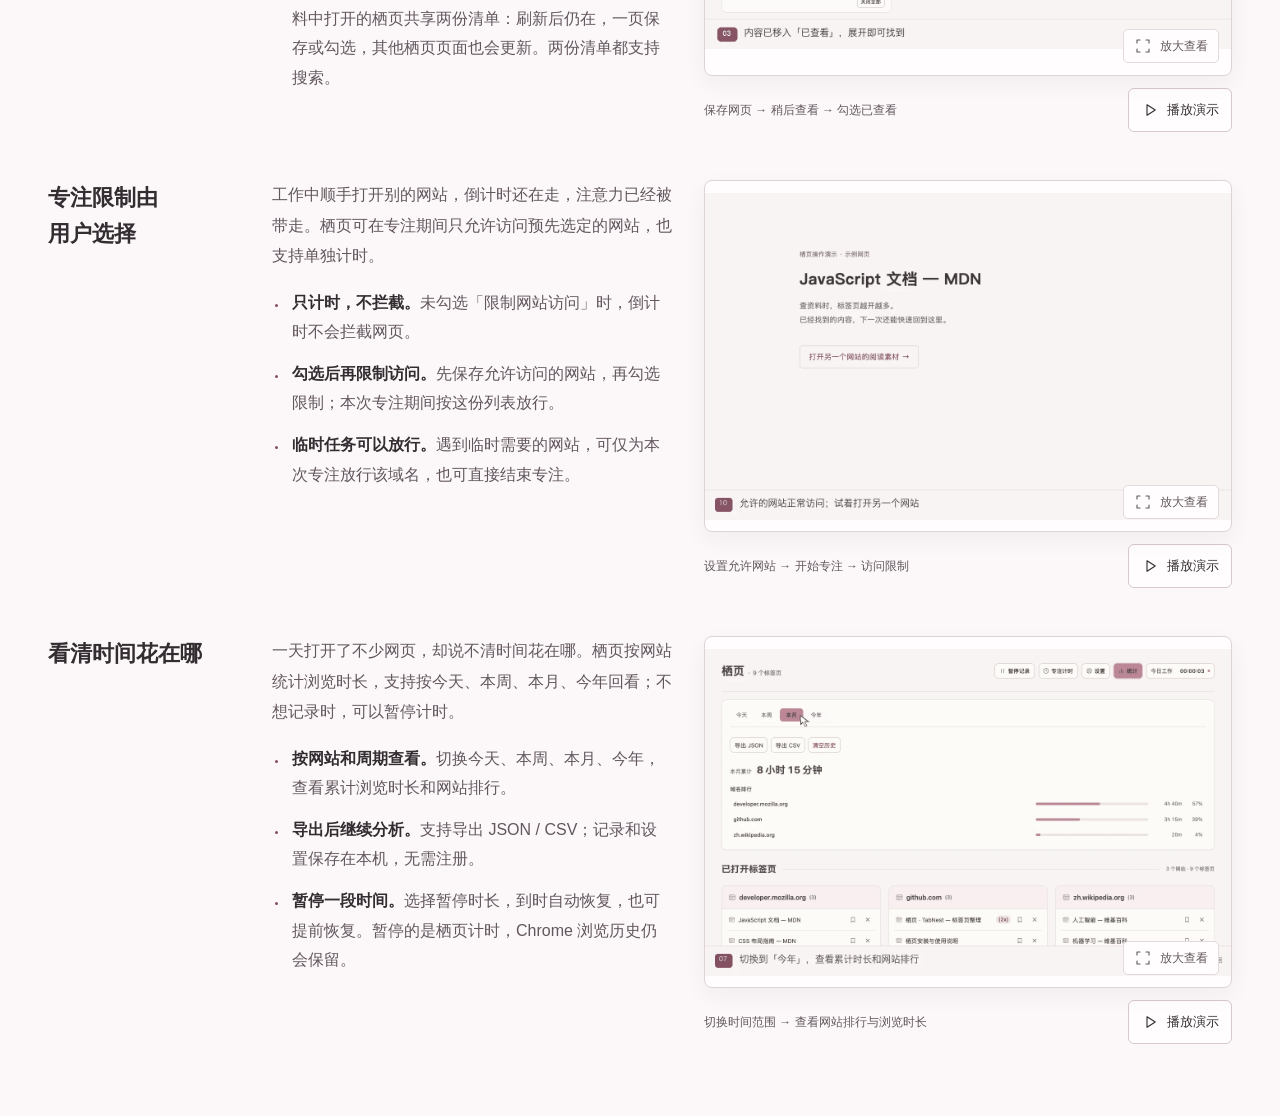
<file: projects/qiye/index.html>
<!DOCTYPE html><html lang="zh-CN"> <head><meta charset="UTF-8"><meta name="viewport" content="width=device-width, initial-scale=1"><meta name="description" content="徐美欣（Maxine），2027 届，求职 AI 产品经理正式岗位。用 AI 做产品，也把 AI 做进产品。"><meta name="theme-color" content="#fcf8f9"><link rel="canonical" href="https://maxine0917.github.io/projects/qiye/"><meta property="og:type" content="website"><meta property="og:site_name" content="Maxine"><meta property="og:title" content="栖页｜Maxine"><meta property="og:description" content="徐美欣（Maxine），2027 届，求职 AI 产品经理正式岗位。用 AI 做产品，也把 AI 做进产品。"><meta property="og:url" content="https://maxine0917.github.io/projects/qiye/"><meta property="og:image" content="https://maxine0917.github.io/media/maxine-avatar.webp"><meta property="og:image:alt" content="徐美欣（Maxine）的个人头像"><meta name="twitter:card" content="summary"><link rel="icon" href="/maxine-mark.svg" type="image/svg+xml"><link rel="preload" href="/fonts/libre-caslon-display.ttf" as="font" type="font/ttf" crossorigin><title>栖页｜Maxine</title><link rel="stylesheet" href="/_astro/_page_.dCjDSmIL.css" />
<link rel="stylesheet" href="/_astro/_slug_.udagstoD.css" />
<style>.compact-demo[data-astro-cid-ijzayb5m] .demo-video-frame[data-astro-cid-ijzayb5m]{aspect-ratio:1.5;border-radius:8px}.compact-demo[data-astro-cid-ijzayb5m] .demo-toolbar[data-astro-cid-ijzayb5m]{flex-direction:row;align-items:center;gap:8px;padding-top:8px}.compact-demo-label[data-astro-cid-ijzayb5m]{font-size:13px;color:var(--secondary)}.compact-demo[data-astro-cid-ijzayb5m] .demo-play[data-astro-cid-ijzayb5m]{padding:6px 10px}.compact-demo[data-astro-cid-ijzayb5m] .demo-expand[data-astro-cid-ijzayb5m]>span[data-astro-cid-ijzayb5m]{padding:4px 8px}
</style>
<link rel="stylesheet" href="/_astro/_slug_.QXLhTHtU.css" /><script type="module" src="/_astro/hoisted.diJBcG9-.js"></script></head> <body class="portfolio-page"> <a class="skip-link" href="#main">跳至正文</a> <header class="site-header"> <div class="header-inner"> <a class="brand" href="/" aria-label="Maxine的首页">Maxine</a> <nav class="desktop-nav" aria-label="主导航"> <a href="/#about" data-section-nav="about"><span class="nav-english" lang="en">About me</span></a><a href="/#education" data-section-nav="education"><span>学业背景</span></a><a href="/#experience" data-section-nav="experience"><span>实习经历</span></a><a href="/#projects" data-section-nav="projects" aria-current="location"><span>作品集</span></a><a href="/#contact" data-section-nav="contact"><span class="nav-english" lang="en">Contact me</span></a> </nav> <div class="header-actions"> <details class="mobile-menu"> <summary aria-label="展开导航">导航 <svg class="portfolio-icon" viewBox="0 0 24 24" width="18" height="18" fill="none" stroke="currentColor" stroke-width="1.5" stroke-linecap="round" stroke-linejoin="round" aria-hidden="true"><path d="M4 7h16M4 12h16M4 17h16"></path></svg></summary> <nav aria-label="手机导航"> <a href="/#about" data-section-nav="about"><span class="nav-english" lang="en">About me</span></a><a href="/#education" data-section-nav="education"><span>学业背景</span></a><a href="/#experience" data-section-nav="experience"><span>实习经历</span></a><a href="/#projects" data-section-nav="projects" aria-current="location"><span>作品集</span></a><a href="/#contact" data-section-nav="contact"><span class="nav-english" lang="en">Contact me</span></a> </nav> </details> </div> </div> </header> <main id="main" class="site-main"> <article class="project-detail first-section"> <a class="text-link project-back" href="/#projects">返回主页</a> <div class="project-detail-lead project-detail-with-install"> <header class="project-detail-header"> <h1 class="page-title">栖页</h1> <p class="detail-subtitle">TabNest · 浏览器标签页与专注工作台</p> <p class="page-intro">把散乱的网页收进新标签页：找回资料、留住待读内容，让注意力回到手头的事。</p>  </header> <section class="agent-install" aria-labelledby="agent-install-title" data-agent-install> <div class="install-heading"> <h2 class="install-title" id="agent-install-title">用 Agent 安装栖页</h2> </div> <p class="install-description">复制完整指令，发给可联网并操作本机文件的 Agent。</p> <div class="install-command"> <p class="install-prompt" data-install-prompt>请帮我把 https://github.com/Maxine0917/Qiye 的栖页（TabNest）安装到 Chrome：先阅读仓库安装说明，下载最新版 TabNest-Chrome.zip 并解压到长期保留的目录（已有安装先核对原目录），保留 LICENSE，找到 manifest.json 所在文件夹，再引导我在 chrome://extensions 加载该目录并新建标签页验证。</p> <div class="install-actions"> <div class="install-links"> <a class="project-entry-button" href="https://github.com/Maxine0917/Qiye" target="_blank" rel="noopener">GitHub</a> <a class="project-entry-button" href="https://github.com/Maxine0917/Qiye/releases/latest/download/TabNest-Chrome.zip">下载插件</a> </div> <button class="copy-prompt" type="button" aria-label="复制栖页安装指令"> <svg class="portfolio-icon" viewBox="0 0 24 24" width="18" height="18" fill="none" stroke="currentColor" stroke-width="1.5" stroke-linecap="round" stroke-linejoin="round" aria-hidden="true"><path d="M8 8h12v12H8zM16 8V4H4v12h4"></path></svg> <span>复制指令</span> </button> </div> </div> <p class="copy-status" role="status" aria-live="polite"></p> </section>   </div> <section class="case-content" aria-labelledby="case-title"> <div class="case-opening-copy"> <h2 class="section-title" id="case-title">为什么做栖页</h2> <p class="case-intro">查资料时，标签栏里混着正在用的网页、准备读的内容和已经处理过的页面。<strong>留着会越积越多，关掉又怕忘记</strong>；忙完之后，<strong>还说不清时间花在了哪里</strong>。</p> <p class="case-approach">栖页把已打开的网页、稍后阅读清单和浏览统计放进 Chrome 新标签页：<strong>按网站找回原页</strong>，<strong>把没空读的链接收好</strong>，再<strong>查看时间花在哪些网站上</strong>。保存不会关闭原标签，点开链接不会自动标记已读；网站限制和暂停记录都由用户主动开启。</p> </div> <div class="case-thinking-list"> <section class="case-point" aria-labelledby="thinking-entry"> <div class="case-point-heading"> <h3 id="thinking-entry"><span>把整理放进新标签页</span></h3> </div> <div class="case-point-copy"> <p>标签开多了，标题挤在一起，找一篇刚看过的资料要来回翻。栖页把已打开的网页列在新标签页，按网站分组，点标题就能回到原来的那一页。</p> <ul><li><strong>新标签页就是入口。</strong>点击浏览器「＋」，查看已打开的网页。</li><li><strong>按网站找回原页。</strong>同一网站的网页排在一起；点标题切回原标签，跨窗口也能跳转。</li><li><strong>关掉重复，留住原页。</strong>可关闭单个标签、重复网址或同一网站的整组标签；清理重复时保留最早打开的一页。</li></ul>  </div> <div class="product-demo inline-demo" data-product-demo="open-and-switch" data-demo-name="标签整理" data-astro-cid-ijzayb5m> <div class="demo-video-frame" data-astro-cid-ijzayb5m> <video muted playsinline preload="none" poster="/media/open-and-switch.webp" aria-label="找回正在打开的网页，实际操作录屏" data-source="/media/open-and-switch.mp4" data-astro-cid-ijzayb5m>
您的浏览器不支持视频，可打开录屏查看。
</video> <button type="button" class="demo-expand" data-expand-demo aria-label="放大查看标签整理演示" aria-haspopup="dialog" aria-controls="demo-viewer" hidden data-astro-cid-ijzayb5m><span data-astro-cid-ijzayb5m><svg class="portfolio-icon" viewBox="0 0 24 24" width="18" height="18" fill="none" stroke="currentColor" stroke-width="1.5" stroke-linecap="round" stroke-linejoin="round" aria-hidden="true"><path d="M8 4H4v4m12-4h4v4M4 16v4h4m12-4v4h-4"></path></svg> 放大查看</span></button> </div> <div class="demo-toolbar" data-astro-cid-ijzayb5m> <p data-astro-cid-ijzayb5m>新建标签页 → 按网站整理 → 切回原网页</p>  <button type="button" class="demo-play" aria-label="播放标签整理演示" hidden data-astro-cid-ijzayb5m> <span class="play-symbol" data-playing="false" data-astro-cid-ijzayb5m><svg class="portfolio-icon play-icon" viewBox="0 0 24 24" width="18" height="18" fill="none" stroke="currentColor" stroke-width="1.5" stroke-linecap="round" stroke-linejoin="round" aria-hidden="true"><path d="m8 5 11 7-11 7Z"></path></svg><svg class="portfolio-icon pause-icon" viewBox="0 0 24 24" width="18" height="18" fill="none" stroke="currentColor" stroke-width="1.5" stroke-linecap="round" stroke-linejoin="round" aria-hidden="true"><path d="M8 5v14M16 5v14"></path></svg></span> <span class="play-label" data-astro-cid-ijzayb5m>播放演示</span> </button> </div> <div class="demo-error" role="status" hidden data-astro-cid-ijzayb5m><p data-astro-cid-ijzayb5m>播放失败，可以重试或直接查看录屏。</p><a class="text-link" href="/media/open-and-switch.mp4" target="_blank" rel="noopener" data-astro-cid-ijzayb5m>打开录屏 <svg class="portfolio-icon" viewBox="0 0 24 24" width="18" height="18" fill="none" stroke="currentColor" stroke-width="1.5" stroke-linecap="round" stroke-linejoin="round" aria-hidden="true"><path d="M6 18 18 6M6 6h12v12"></path></svg></a></div> <noscript><a class="text-link" href="/media/open-and-switch.mp4" data-astro-cid-ijzayb5m>打开标签整理演示 <svg class="portfolio-icon" viewBox="0 0 24 24" width="18" height="18" fill="none" stroke="currentColor" stroke-width="1.5" stroke-linecap="round" stroke-linejoin="round" aria-hidden="true"><path d="M4 12h16m-6-6 6 6-6 6"></path></svg></a></noscript> </div>   </section><section class="case-point" aria-labelledby="thinking-reading"> <div class="case-point-heading"> <h3 id="thinking-reading"><span>读没读完，由用户确认</span></h3> </div> <div class="case-point-copy"> <p>看到一篇想读的文章，没时间细看，关掉怕忘，留着又挤占标签栏。栖页提供「稍后查看」清单，先保存链接，读完再勾选移入「已查看」。</p> <ul><li><strong>保存链接，原页保留。</strong>保存不会关闭原标签；没有保存记录时，侧栏自动收起。</li><li><strong>打开不等于读完。</strong>打开保存的链接不会自动标记「已查看」，读完后由用户勾选。</li><li><strong>刷新不丢，另开一页也能看。</strong>同一 Chrome 个人资料中打开的栖页共享两份清单：刷新后仍在，一页保存或勾选，其他栖页页面也会更新。两份清单都支持搜索。</li></ul>  </div> <div class="product-demo inline-demo" data-product-demo="save-and-viewed" data-demo-name="稍后查看" data-astro-cid-ijzayb5m> <div class="demo-video-frame" data-astro-cid-ijzayb5m> <video muted playsinline preload="none" poster="/media/save-and-viewed.webp" aria-label="给稍后阅读留一个位置，实际操作录屏" data-source="/media/save-and-viewed.mp4" data-astro-cid-ijzayb5m>
您的浏览器不支持视频，可打开录屏查看。
</video> <button type="button" class="demo-expand" data-expand-demo aria-label="放大查看稍后查看演示" aria-haspopup="dialog" aria-controls="demo-viewer" hidden data-astro-cid-ijzayb5m><span data-astro-cid-ijzayb5m><svg class="portfolio-icon" viewBox="0 0 24 24" width="18" height="18" fill="none" stroke="currentColor" stroke-width="1.5" stroke-linecap="round" stroke-linejoin="round" aria-hidden="true"><path d="M8 4H4v4m12-4h4v4M4 16v4h4m12-4v4h-4"></path></svg> 放大查看</span></button> </div> <div class="demo-toolbar" data-astro-cid-ijzayb5m> <p data-astro-cid-ijzayb5m>保存网页 → 稍后查看 → 勾选已查看</p>  <button type="button" class="demo-play" aria-label="播放稍后查看演示" hidden data-astro-cid-ijzayb5m> <span class="play-symbol" data-playing="false" data-astro-cid-ijzayb5m><svg class="portfolio-icon play-icon" viewBox="0 0 24 24" width="18" height="18" fill="none" stroke="currentColor" stroke-width="1.5" stroke-linecap="round" stroke-linejoin="round" aria-hidden="true"><path d="m8 5 11 7-11 7Z"></path></svg><svg class="portfolio-icon pause-icon" viewBox="0 0 24 24" width="18" height="18" fill="none" stroke="currentColor" stroke-width="1.5" stroke-linecap="round" stroke-linejoin="round" aria-hidden="true"><path d="M8 5v14M16 5v14"></path></svg></span> <span class="play-label" data-astro-cid-ijzayb5m>播放演示</span> </button> </div> <div class="demo-error" role="status" hidden data-astro-cid-ijzayb5m><p data-astro-cid-ijzayb5m>播放失败，可以重试或直接查看录屏。</p><a class="text-link" href="/media/save-and-viewed.mp4" target="_blank" rel="noopener" data-astro-cid-ijzayb5m>打开录屏 <svg class="portfolio-icon" viewBox="0 0 24 24" width="18" height="18" fill="none" stroke="currentColor" stroke-width="1.5" stroke-linecap="round" stroke-linejoin="round" aria-hidden="true"><path d="M6 18 18 6M6 6h12v12"></path></svg></a></div> <noscript><a class="text-link" href="/media/save-and-viewed.mp4" data-astro-cid-ijzayb5m>打开稍后查看演示 <svg class="portfolio-icon" viewBox="0 0 24 24" width="18" height="18" fill="none" stroke="currentColor" stroke-width="1.5" stroke-linecap="round" stroke-linejoin="round" aria-hidden="true"><path d="M4 12h16m-6-6 6 6-6 6"></path></svg></a></noscript> </div>   </section><section class="case-point" aria-labelledby="thinking-focus"> <div class="case-point-heading"> <h3 id="thinking-focus"><span>专注限制由用户选择</span></h3> </div> <div class="case-point-copy"> <p>工作中顺手打开别的网站，倒计时还在走，注意力已经被带走。栖页可在专注期间只允许访问预先选定的网站，也支持单独计时。</p> <ul><li><strong>只计时，不拦截。</strong>未勾选「限制网站访问」时，倒计时不会拦截网页。</li><li><strong>勾选后再限制访问。</strong>先保存允许访问的网站，再勾选限制；本次专注期间按这份列表放行。</li><li><strong>临时任务可以放行。</strong>遇到临时需要的网站，可仅为本次专注放行该域名，也可直接结束专注。</li></ul>  </div> <div class="product-demo inline-demo" data-product-demo="focus-allowlist" data-demo-name="专注计时" data-astro-cid-ijzayb5m> <div class="demo-video-frame" data-astro-cid-ijzayb5m> <video muted playsinline preload="none" poster="/media/focus-allowlist.webp" aria-label="把注意力留给当前任务，实际操作录屏" data-source="/media/focus-allowlist.mp4" data-astro-cid-ijzayb5m>
您的浏览器不支持视频，可打开录屏查看。
</video> <button type="button" class="demo-expand" data-expand-demo aria-label="放大查看专注计时演示" aria-haspopup="dialog" aria-controls="demo-viewer" hidden data-astro-cid-ijzayb5m><span data-astro-cid-ijzayb5m><svg class="portfolio-icon" viewBox="0 0 24 24" width="18" height="18" fill="none" stroke="currentColor" stroke-width="1.5" stroke-linecap="round" stroke-linejoin="round" aria-hidden="true"><path d="M8 4H4v4m12-4h4v4M4 16v4h4m12-4v4h-4"></path></svg> 放大查看</span></button> </div> <div class="demo-toolbar" data-astro-cid-ijzayb5m> <p data-astro-cid-ijzayb5m>设置允许网站 → 开始专注 → 访问限制</p>  <button type="button" class="demo-play" aria-label="播放专注计时演示" hidden data-astro-cid-ijzayb5m> <span class="play-symbol" data-playing="false" data-astro-cid-ijzayb5m><svg class="portfolio-icon play-icon" viewBox="0 0 24 24" width="18" height="18" fill="none" stroke="currentColor" stroke-width="1.5" stroke-linecap="round" stroke-linejoin="round" aria-hidden="true"><path d="m8 5 11 7-11 7Z"></path></svg><svg class="portfolio-icon pause-icon" viewBox="0 0 24 24" width="18" height="18" fill="none" stroke="currentColor" stroke-width="1.5" stroke-linecap="round" stroke-linejoin="round" aria-hidden="true"><path d="M8 5v14M16 5v14"></path></svg></span> <span class="play-label" data-astro-cid-ijzayb5m>播放演示</span> </button> </div> <div class="demo-error" role="status" hidden data-astro-cid-ijzayb5m><p data-astro-cid-ijzayb5m>播放失败，可以重试或直接查看录屏。</p><a class="text-link" href="/media/focus-allowlist.mp4" target="_blank" rel="noopener" data-astro-cid-ijzayb5m>打开录屏 <svg class="portfolio-icon" viewBox="0 0 24 24" width="18" height="18" fill="none" stroke="currentColor" stroke-width="1.5" stroke-linecap="round" stroke-linejoin="round" aria-hidden="true"><path d="M6 18 18 6M6 6h12v12"></path></svg></a></div> <noscript><a class="text-link" href="/media/focus-allowlist.mp4" data-astro-cid-ijzayb5m>打开专注计时演示 <svg class="portfolio-icon" viewBox="0 0 24 24" width="18" height="18" fill="none" stroke="currentColor" stroke-width="1.5" stroke-linecap="round" stroke-linejoin="round" aria-hidden="true"><path d="M4 12h16m-6-6 6 6-6 6"></path></svg></a></noscript> </div>   </section><section class="case-point" aria-labelledby="thinking-time"> <div class="case-point-heading"> <h3 id="thinking-time"><span>看清时间花在哪</span></h3> </div> <div class="case-point-copy"> <p>一天打开了不少网页，却说不清时间花在哪。栖页按网站统计浏览时长，支持按今天、本周、本月、今年回看；不想记录时，可以暂停计时。</p> <ul><li><strong>按网站和周期查看。</strong>切换今天、本周、本月、今年，查看累计浏览时长和网站排行。</li><li><strong>导出后继续分析。</strong>支持导出 JSON / CSV；记录和设置保存在本机，无需注册。</li><li><strong>暂停一段时间。</strong>选择暂停时长，到时自动恢复，也可提前恢复。暂停的是栖页计时，Chrome 浏览历史仍会保留。</li></ul>  </div> <div class="product-demo inline-demo" data-product-demo="browsing-stats" data-demo-name="浏览统计" data-astro-cid-ijzayb5m> <div class="demo-video-frame" data-astro-cid-ijzayb5m> <video muted playsinline preload="none" poster="/media/browsing-stats.webp" aria-label="回看时间，调整下一次工作，实际操作录屏" data-source="/media/browsing-stats.mp4" data-astro-cid-ijzayb5m>
您的浏览器不支持视频，可打开录屏查看。
</video> <button type="button" class="demo-expand" data-expand-demo aria-label="放大查看浏览统计演示" aria-haspopup="dialog" aria-controls="demo-viewer" hidden data-astro-cid-ijzayb5m><span data-astro-cid-ijzayb5m><svg class="portfolio-icon" viewBox="0 0 24 24" width="18" height="18" fill="none" stroke="currentColor" stroke-width="1.5" stroke-linecap="round" stroke-linejoin="round" aria-hidden="true"><path d="M8 4H4v4m12-4h4v4M4 16v4h4m12-4v4h-4"></path></svg> 放大查看</span></button> </div> <div class="demo-toolbar" data-astro-cid-ijzayb5m> <p data-astro-cid-ijzayb5m>切换时间范围 → 查看网站排行与浏览时长</p>  <button type="button" class="demo-play" aria-label="播放浏览统计演示" hidden data-astro-cid-ijzayb5m> <span class="play-symbol" data-playing="false" data-astro-cid-ijzayb5m><svg class="portfolio-icon play-icon" viewBox="0 0 24 24" width="18" height="18" fill="none" stroke="currentColor" stroke-width="1.5" stroke-linecap="round" stroke-linejoin="round" aria-hidden="true"><path d="m8 5 11 7-11 7Z"></path></svg><svg class="portfolio-icon pause-icon" viewBox="0 0 24 24" width="18" height="18" fill="none" stroke="currentColor" stroke-width="1.5" stroke-linecap="round" stroke-linejoin="round" aria-hidden="true"><path d="M8 5v14M16 5v14"></path></svg></span> <span class="play-label" data-astro-cid-ijzayb5m>播放演示</span> </button> </div> <div class="demo-error" role="status" hidden data-astro-cid-ijzayb5m><p data-astro-cid-ijzayb5m>播放失败，可以重试或直接查看录屏。</p><a class="text-link" href="/media/browsing-stats.mp4" target="_blank" rel="noopener" data-astro-cid-ijzayb5m>打开录屏 <svg class="portfolio-icon" viewBox="0 0 24 24" width="18" height="18" fill="none" stroke="currentColor" stroke-width="1.5" stroke-linecap="round" stroke-linejoin="round" aria-hidden="true"><path d="M6 18 18 6M6 6h12v12"></path></svg></a></div> <noscript><a class="text-link" href="/media/browsing-stats.mp4" data-astro-cid-ijzayb5m>打开浏览统计演示 <svg class="portfolio-icon" viewBox="0 0 24 24" width="18" height="18" fill="none" stroke="currentColor" stroke-width="1.5" stroke-linecap="round" stroke-linejoin="round" aria-hidden="true"><path d="M4 12h16m-6-6 6 6-6 6"></path></svg></a></noscript> </div>   </section> </div> </section> </article> <dialog class="demo-viewer" id="demo-viewer" aria-labelledby="demo-viewer-title" aria-describedby="demo-viewer-caption"> <div class="demo-viewer-shell"> <div class="demo-viewer-heading"> <h2 id="demo-viewer-title">功能演示</h2> <form method="dialog"><button type="submit" class="demo-viewer-close" autofocus><svg class="portfolio-icon" viewBox="0 0 24 24" width="18" height="18" fill="none" stroke="currentColor" stroke-width="1.5" stroke-linecap="round" stroke-linejoin="round" aria-hidden="true"><path d="m6 6 12 12M18 6 6 18"></path></svg> 关闭</button></form> </div> <div class="demo-viewer-canvas"></div> <div class="demo-viewer-controls"> <button type="button" class="demo-viewer-toggle" aria-label="播放演示"> <span class="play-symbol" data-playing="false"><svg class="portfolio-icon play-icon" viewBox="0 0 24 24" width="18" height="18" fill="none" stroke="currentColor" stroke-width="1.5" stroke-linecap="round" stroke-linejoin="round" aria-hidden="true"><path d="m8 5 11 7-11 7Z"></path></svg><svg class="portfolio-icon pause-icon" viewBox="0 0 24 24" width="18" height="18" fill="none" stroke="currentColor" stroke-width="1.5" stroke-linecap="round" stroke-linejoin="round" aria-hidden="true"><path d="M8 5v14M16 5v14"></path></svg></span> </button> <input class="demo-viewer-progress" type="range" min="0" max="1" step="0.1" value="0" aria-label="演示播放进度" disabled> <span class="demo-viewer-time" aria-hidden="true">0:00 / 0:00</span> </div> <div class="demo-viewer-error" role="status" hidden>录屏加载失败，<a href="#" target="_blank" rel="noopener">打开原录屏</a></div> <p id="demo-viewer-caption"></p> </div> </dialog> </main>  </body> </html>
</file>
<file: _astro/_page_.dCjDSmIL.css>
*,:before,:after{box-sizing:border-box;border-width:0;border-style:solid;border-color:#e5e7eb}:before,:after{--tw-content: ""}html{line-height:1.5;-webkit-text-size-adjust:100%;-moz-tab-size:4;-o-tab-size:4;tab-size:4;font-family:ui-sans-serif,system-ui,-apple-system,BlinkMacSystemFont,Segoe UI,Roboto,Helvetica Neue,Arial,Noto Sans,sans-serif,"Apple Color Emoji","Segoe UI Emoji",Segoe UI Symbol,"Noto Color Emoji";font-feature-settings:normal;font-variation-settings:normal}body{margin:0;line-height:inherit}hr{height:0;color:inherit;border-top-width:1px}abbr:where([title]){-webkit-text-decoration:underline dotted;text-decoration:underline dotted}h1,h2,h3,h4,h5,h6{font-size:inherit;font-weight:inherit}a{color:inherit;text-decoration:inherit}b,strong{font-weight:bolder}code,kbd,samp,pre{font-family:ui-monospace,SFMono-Regular,Menlo,Monaco,Consolas,Liberation Mono,Courier New,monospace;font-size:1em}small{font-size:80%}sub,sup{font-size:75%;line-height:0;position:relative;vertical-align:baseline}sub{bottom:-.25em}sup{top:-.5em}table{text-indent:0;border-color:inherit;border-collapse:collapse}button,input,optgroup,select,textarea{font-family:inherit;font-feature-settings:inherit;font-variation-settings:inherit;font-size:100%;font-weight:inherit;line-height:inherit;color:inherit;margin:0;padding:0}button,select{text-transform:none}button,[type=button],[type=reset],[type=submit]{-webkit-appearance:button;background-color:transparent;background-image:none}:-moz-focusring{outline:auto}:-moz-ui-invalid{box-shadow:none}progress{vertical-align:baseline}::-webkit-inner-spin-button,::-webkit-outer-spin-button{height:auto}[type=search]{-webkit-appearance:textfield;outline-offset:-2px}::-webkit-search-decoration{-webkit-appearance:none}::-webkit-file-upload-button{-webkit-appearance:button;font:inherit}summary{display:list-item}blockquote,dl,dd,h1,h2,h3,h4,h5,h6,hr,figure,p,pre{margin:0}fieldset{margin:0;padding:0}legend{padding:0}ol,ul,menu{list-style:none;margin:0;padding:0}dialog{padding:0}textarea{resize:vertical}input::-moz-placeholder,textarea::-moz-placeholder{opacity:1;color:#9ca3af}input::placeholder,textarea::placeholder{opacity:1;color:#9ca3af}button,[role=button]{cursor:pointer}:disabled{cursor:default}img,svg,video,canvas,audio,iframe,embed,object{display:block;vertical-align:middle}img,video{max-width:100%;height:auto}[hidden]{display:none}:root,[data-theme]{background-color:var(--fallback-b1,oklch(var(--b1)/1));color:var(--fallback-bc,oklch(var(--bc)/1))}@supports not (color: oklch(0 0 0)){:root{color-scheme:light;--fallback-p: #491eff;--fallback-pc: #d4dbff;--fallback-s: #ff41c7;--fallback-sc: #fff9fc;--fallback-a: #00cfbd;--fallback-ac: #00100d;--fallback-n: #2b3440;--fallback-nc: #d7dde4;--fallback-b1: #ffffff;--fallback-b2: #e5e6e6;--fallback-b3: #e5e6e6;--fallback-bc: #1f2937;--fallback-in: #00b3f0;--fallback-inc: #000000;--fallback-su: #00ca92;--fallback-suc: #000000;--fallback-wa: #ffc22d;--fallback-wac: #000000;--fallback-er: #ff6f70;--fallback-erc: #000000}@media (prefers-color-scheme: dark){:root{color-scheme:dark;--fallback-p: #7582ff;--fallback-pc: #050617;--fallback-s: #ff71cf;--fallback-sc: #190211;--fallback-a: #00c7b5;--fallback-ac: #000e0c;--fallback-n: #2a323c;--fallback-nc: #a6adbb;--fallback-b1: #1d232a;--fallback-b2: #191e24;--fallback-b3: #15191e;--fallback-bc: #a6adbb;--fallback-in: #00b3f0;--fallback-inc: #000000;--fallback-su: #00ca92;--fallback-suc: #000000;--fallback-wa: #ffc22d;--fallback-wac: #000000;--fallback-er: #ff6f70;--fallback-erc: #000000}}}html{-webkit-tap-highlight-color:transparent}:root{color-scheme:light;--in: .7206 .191 231.6;--su: 64.8% .15 160;--wa: .8471 .199 83.87;--er: .7176 .221 22.18;--pc: .89824 .06192 275.75;--ac: .15352 .0368 183.61;--inc: 0 0 0;--suc: 0 0 0;--wac: 0 0 0;--erc: 0 0 0;--rounded-box: 1rem;--rounded-btn: .5rem;--rounded-badge: 1.9rem;--animation-btn: .25s;--animation-input: .2s;--btn-focus-scale: .95;--border-btn: 1px;--tab-border: 1px;--tab-radius: .5rem;--p: .4912 .3096 275.75;--s: .6971 .329 342.55;--sc: .9871 .0106 342.55;--a: .7676 .184 183.61;--n: .321785 .02476 255.701624;--nc: .894994 .011585 252.096176;--b1: 1 0 0;--b2: .961151 0 0;--b3: .924169 .00108 197.137559;--bc: .278078 .029596 256.847952}@media (prefers-color-scheme: dark){:root{color-scheme:dark;--in: .7206 .191 231.6;--su: 64.8% .15 160;--wa: .8471 .199 83.87;--er: .7176 .221 22.18;--pc: .13138 .0392 275.75;--sc: .1496 .052 342.55;--ac: .14902 .0334 183.61;--inc: 0 0 0;--suc: 0 0 0;--wac: 0 0 0;--erc: 0 0 0;--rounded-box: 1rem;--rounded-btn: .5rem;--rounded-badge: 1.9rem;--animation-btn: .25s;--animation-input: .2s;--btn-focus-scale: .95;--border-btn: 1px;--tab-border: 1px;--tab-radius: .5rem;--p: .6569 .196 275.75;--s: .748 .26 342.55;--a: .7451 .167 183.61;--n: .313815 .021108 254.139175;--nc: .746477 .0216 264.435964;--b1: .253267 .015896 252.417568;--b2: .232607 .013807 253.100675;--b3: .211484 .01165 254.087939;--bc: .746477 .0216 264.435964}}[data-theme=light]{color-scheme:light;--in: .7206 .191 231.6;--su: 64.8% .15 160;--wa: .8471 .199 83.87;--er: .7176 .221 22.18;--pc: .89824 .06192 275.75;--ac: .15352 .0368 183.61;--inc: 0 0 0;--suc: 0 0 0;--wac: 0 0 0;--erc: 0 0 0;--rounded-box: 1rem;--rounded-btn: .5rem;--rounded-badge: 1.9rem;--animation-btn: .25s;--animation-input: .2s;--btn-focus-scale: .95;--border-btn: 1px;--tab-border: 1px;--tab-radius: .5rem;--p: .4912 .3096 275.75;--s: .6971 .329 342.55;--sc: .9871 .0106 342.55;--a: .7676 .184 183.61;--n: .321785 .02476 255.701624;--nc: .894994 .011585 252.096176;--b1: 1 0 0;--b2: .961151 0 0;--b3: .924169 .00108 197.137559;--bc: .278078 .029596 256.847952}[data-theme=dark]{color-scheme:dark;--in: .7206 .191 231.6;--su: 64.8% .15 160;--wa: .8471 .199 83.87;--er: .7176 .221 22.18;--pc: .13138 .0392 275.75;--sc: .1496 .052 342.55;--ac: .14902 .0334 183.61;--inc: 0 0 0;--suc: 0 0 0;--wac: 0 0 0;--erc: 0 0 0;--rounded-box: 1rem;--rounded-btn: .5rem;--rounded-badge: 1.9rem;--animation-btn: .25s;--animation-input: .2s;--btn-focus-scale: .95;--border-btn: 1px;--tab-border: 1px;--tab-radius: .5rem;--p: .6569 .196 275.75;--s: .748 .26 342.55;--a: .7451 .167 183.61;--n: .313815 .021108 254.139175;--nc: .746477 .0216 264.435964;--b1: .253267 .015896 252.417568;--b2: .232607 .013807 253.100675;--b3: .211484 .01165 254.087939;--bc: .746477 .0216 264.435964}[data-theme=cupcake]{color-scheme:light;--in: .7206 .191 231.6;--su: 64.8% .15 160;--wa: .8471 .199 83.87;--er: .7176 .221 22.18;--pc: .152344 .017892 200.026556;--sc: .15787 .020249 356.29965;--ac: .158762 .029206 78.618794;--nc: .847148 .013247 313.189598;--inc: 0 0 0;--suc: 0 0 0;--wac: 0 0 0;--erc: 0 0 0;--rounded-box: 1rem;--rounded-badge: 1.9rem;--animation-btn: .25s;--animation-input: .2s;--btn-focus-scale: .95;--border-btn: 1px;--p: .76172 .089459 200.026556;--s: .789351 .101246 356.29965;--a: .793811 .146032 78.618794;--n: .235742 .066235 313.189598;--b1: .977882 .00418 56.375637;--b2: .939822 .007638 61.449292;--b3: .915861 .006811 53.440502;--bc: .235742 .066235 313.189598;--rounded-btn: 1.9rem;--tab-border: 2px;--tab-radius: .7rem}[data-theme=bumblebee]{color-scheme:light;--b2: .93 0 0;--b3: .86 0 0;--in: .7206 .191 231.6;--su: 64.8% .15 160;--wa: .8471 .199 83.87;--er: .7176 .221 22.18;--bc: .2 0 0;--ac: .16254 .0314 56.52;--nc: .8255 .015 281.99;--inc: 0 0 0;--suc: 0 0 0;--wac: 0 0 0;--erc: 0 0 0;--rounded-box: 1rem;--rounded-btn: .5rem;--rounded-badge: 1.9rem;--animation-btn: .25s;--animation-input: .2s;--btn-focus-scale: .95;--border-btn: 1px;--tab-border: 1px;--tab-radius: .5rem;--p: .8951 .2132 96.61;--pc: .3892 .046 96.61;--s: .8039 .194 70.76;--sc: .3938 .068 70.76;--a: .8127 .157 56.52;--n: .1275 .075 281.99;--b1: 1 0 0}[data-theme=emerald]{color-scheme:light;--b2: .93 0 0;--b3: .86 0 0;--in: .7206 .191 231.6;--su: 64.8% .15 160;--wa: .8471 .199 83.87;--er: .7176 .221 22.18;--inc: 0 0 0;--suc: 0 0 0;--wac: 0 0 0;--erc: 0 0 0;--rounded-box: 1rem;--rounded-btn: .5rem;--rounded-badge: 1.9rem;--border-btn: 1px;--tab-border: 1px;--tab-radius: .5rem;--p: .766626 .135433 153.450024;--pc: .333872 .040618 162.240129;--s: .613028 .202368 261.294233;--sc: 1 0 0;--a: .727725 .149783 33.200363;--ac: 0 0 0;--n: .355192 .032071 262.988584;--nc: .984625 .001706 247.838921;--b1: 1 0 0;--bc: .355192 .032071 262.988584;--animation-btn: 0;--animation-input: 0;--btn-focus-scale: 1}[data-theme=corporate]{color-scheme:light;--b2: .93 0 0;--b3: .86 0 0;--in: .7206 .191 231.6;--su: 64.8% .15 160;--wa: .8471 .199 83.87;--er: .7176 .221 22.18;--pc: .12078 .0456 269.1;--sc: .130739 .010951 256.688055;--ac: .153934 .022799 163.57888;--inc: 0 0 0;--suc: 0 0 0;--wac: 0 0 0;--erc: 0 0 0;--border-btn: 1px;--tab-border: 1px;--p: .6039 .228 269.1;--s: .653694 .054756 256.688055;--a: .769669 .113994 163.57888;--n: .223899 .031305 278.07229;--nc: .958796 .008588 247.915135;--b1: 1 0 0;--bc: .223899 .031305 278.07229;--rounded-box: .25rem;--rounded-btn: .125rem;--rounded-badge: .125rem;--tab-radius: .25rem;--animation-btn: 0;--animation-input: 0;--btn-focus-scale: 1}[data-theme=synthwave]{color-scheme:dark;--b2: .202941 .076211 287.835609;--b3: .187665 .070475 287.835609;--pc: .144421 .031903 342.009383;--sc: .156543 .02362 227.382405;--ac: .17608 .0412 93.72;--rounded-box: 1rem;--rounded-btn: .5rem;--rounded-badge: 1.9rem;--animation-btn: .25s;--animation-input: .2s;--btn-focus-scale: .95;--border-btn: 1px;--tab-border: 1px;--tab-radius: .5rem;--p: .722105 .159514 342.009383;--s: .782714 .118101 227.382405;--a: .8804 .206 93.72;--n: .255554 .103537 286.507967;--nc: .979365 .00819 301.358346;--b1: .218216 .081948 287.835609;--bc: .979365 .00819 301.358346;--in: .765197 .12273 231.831603;--inc: .235017 .096418 290.329844;--su: .860572 .115038 178.624677;--suc: .235017 .096418 290.329844;--wa: .85531 .122117 93.722227;--wac: .235017 .096418 290.329844;--er: .737005 .121339 32.639257;--erc: .235017 .096418 290.329844}[data-theme=retro]{color-scheme:light;--inc: .90923 .043042 262.880917;--suc: .12541 .033982 149.213788;--wac: .133168 .031484 58.31834;--erc: .13144 .0398 27.33;--animation-btn: .25s;--animation-input: .2s;--btn-focus-scale: .95;--border-btn: 1px;--tab-border: 1px;--p: .768664 .104092 22.664655;--pc: .265104 .006243 .522862;--s: .807415 .052534 159.094608;--sc: .265104 .006243 .522862;--a: .703919 .125455 52.953428;--ac: .265104 .006243 .522862;--n: .284181 .009519 355.534017;--nc: .925604 .025113 89.217311;--b1: .916374 .034554 90.51575;--b2: .882722 .049418 91.774344;--b3: .84133 .065952 90.856665;--bc: .265104 .006243 .522862;--in: .54615 .215208 262.880917;--su: .627052 .169912 149.213788;--wa: .66584 .157422 58.31834;--er: .6572 .199 27.33;--rounded-box: .4rem;--rounded-btn: .4rem;--rounded-badge: .4rem;--tab-radius: .4rem}[data-theme=cyberpunk]{color-scheme:light;--b2: .878943 .16647 104.32;--b3: .812786 .15394 104.32;--in: .7206 .191 231.6;--su: 64.8% .15 160;--wa: .8471 .199 83.87;--er: .7176 .221 22.18;--bc: .18902 .0358 104.32;--pc: .14844 .0418 6.35;--sc: .16666 .0368 204.72;--ac: .14372 .04352 310.43;--inc: 0 0 0;--suc: 0 0 0;--wac: 0 0 0;--erc: 0 0 0;--animation-btn: .25s;--animation-input: .2s;--btn-focus-scale: .95;--border-btn: 1px;--tab-border: 1px;font-family:ui-monospace,SFMono-Regular,Menlo,Monaco,Consolas,Liberation Mono,Courier New,monospace;--p: .7422 .209 6.35;--s: .8333 .184 204.72;--a: .7186 .2176 310.43;--n: .2304 .065 269.31;--nc: .9451 .179 104.32;--b1: .9451 .179 104.32;--rounded-box: 0;--rounded-btn: 0;--rounded-badge: 0;--tab-radius: 0}[data-theme=valentine]{color-scheme:light;--b2: .880567 .024834 337.06289;--b3: .814288 .022964 337.06289;--pc: .137239 .030755 15.066527;--sc: .143942 .029258 293.189609;--ac: .142537 .014961 197.828857;--inc: .90923 .043042 262.880917;--suc: .12541 .033982 149.213788;--wac: .133168 .031484 58.31834;--erc: .14614 .0414 27.33;--rounded-box: 1rem;--rounded-badge: 1.9rem;--animation-btn: .25s;--animation-input: .2s;--btn-focus-scale: .95;--border-btn: 1px;--tab-border: 1px;--p: .686197 .153774 15.066527;--s: .71971 .14629 293.189609;--a: .712685 .074804 197.828857;--n: .546053 .143342 358.004839;--nc: .902701 .037202 336.955191;--b1: .946846 .026703 337.06289;--bc: .373085 .081131 4.606426;--in: .54615 .215208 262.880917;--su: .627052 .169912 149.213788;--wa: .66584 .157422 58.31834;--er: .7307 .207 27.33;--rounded-btn: 1.9rem;--tab-radius: .7rem}[data-theme=halloween]{color-scheme:dark;--b2: .230416 0 0;--b3: .213072 0 0;--bc: .849552 0 0;--sc: .89196 .0496 305.03;--nc: .848742 .009322 65.681484;--inc: .90923 .043042 262.880917;--suc: .12541 .033982 149.213788;--wac: .133168 .031484 58.31834;--erc: .13144 .0398 27.33;--rounded-box: 1rem;--rounded-btn: .5rem;--rounded-badge: 1.9rem;--animation-btn: .25s;--animation-input: .2s;--btn-focus-scale: .95;--border-btn: 1px;--tab-border: 1px;--tab-radius: .5rem;--p: .7748 .204 60.62;--pc: .196935 .004671 196.779412;--s: .4598 .248 305.03;--a: .648 .223 136.073479;--ac: 0 0 0;--n: .24371 .046608 65.681484;--b1: .247759 0 0;--in: .54615 .215208 262.880917;--su: .627052 .169912 149.213788;--wa: .66584 .157422 58.31834;--er: .6572 .199 27.33}[data-theme=garden]{color-scheme:light;--b2: .864453 .002011 17.197414;--b3: .799386 .00186 17.197414;--in: .7206 .191 231.6;--su: 64.8% .15 160;--wa: .8471 .199 83.87;--er: .7176 .221 22.18;--sc: .89699 .022197 355.095988;--ac: .112547 .010859 154.390187;--inc: 0 0 0;--suc: 0 0 0;--wac: 0 0 0;--erc: 0 0 0;--rounded-box: 1rem;--rounded-btn: .5rem;--rounded-badge: 1.9rem;--animation-btn: .25s;--animation-input: .2s;--btn-focus-scale: .95;--border-btn: 1px;--tab-border: 1px;--tab-radius: .5rem;--p: .6245 .278 3.83636;--pc: 1 0 0;--s: .484952 .110985 355.095988;--a: .562735 .054297 154.390187;--n: .241559 .049362 89.070594;--nc: .929519 .002163 17.197414;--b1: .929519 .002163 17.197414;--bc: .169617 .001664 17.32068}[data-theme=forest]{color-scheme:dark;--b2: .17522 .007709 17.911578;--b3: .162032 .007129 17.911578;--in: .7206 .191 231.6;--su: 64.8% .15 160;--wa: .8471 .199 83.87;--er: .7176 .221 22.18;--bc: .837682 .001658 17.911578;--sc: .139553 .027077 168.327128;--ac: .141257 .02389 185.713193;--nc: .861397 .007806 171.364646;--inc: 0 0 0;--suc: 0 0 0;--wac: 0 0 0;--erc: 0 0 0;--rounded-box: 1rem;--rounded-badge: 1.9rem;--animation-btn: .25s;--animation-input: .2s;--btn-focus-scale: .95;--border-btn: 1px;--tab-border: 1px;--tab-radius: .5rem;--p: .686283 .185567 148.958922;--pc: 0 0 0;--s: .697764 .135385 168.327128;--a: .706285 .119451 185.713193;--n: .306985 .039032 171.364646;--b1: .188409 .00829 17.911578;--rounded-btn: 1.9rem}[data-theme=aqua]{color-scheme:dark;--b2: .453464 .118611 261.181672;--b3: .419333 .109683 261.181672;--bc: .897519 .025508 261.181672;--sc: .121365 .02175 309.782946;--ac: .186854 .020445 94.555431;--nc: .122124 .023402 243.760661;--inc: .90923 .043042 262.880917;--suc: .12541 .033982 149.213788;--wac: .133168 .031484 58.31834;--erc: .1479 .038 27.33;--rounded-box: 1rem;--rounded-btn: .5rem;--rounded-badge: 1.9rem;--animation-btn: .25s;--animation-input: .2s;--btn-focus-scale: .95;--border-btn: 1px;--tab-border: 1px;--tab-radius: .5rem;--p: .856617 .14498 198.6458;--pc: .401249 .068266 197.603872;--s: .606827 .108752 309.782946;--a: .934269 .102225 94.555431;--n: .610622 .117009 243.760661;--b1: .487596 .127539 261.181672;--in: .54615 .215208 262.880917;--su: .627052 .169912 149.213788;--wa: .66584 .157422 58.31834;--er: .7395 .19 27.33}[data-theme=lofi]{color-scheme:light;--inc: .15908 .0206 205.9;--suc: .18026 .0306 164.14;--wac: .17674 .027 79.94;--erc: .15732 .03 28.47;--border-btn: 1px;--tab-border: 1px;--p: .159066 0 0;--pc: 1 0 0;--s: .21455 .001566 17.278957;--sc: 1 0 0;--a: .268618 0 0;--ac: 1 0 0;--n: 0 0 0;--nc: 1 0 0;--b1: 1 0 0;--b2: .961151 0 0;--b3: .92268 .001082 17.17934;--bc: 0 0 0;--in: .7954 .103 205.9;--su: .9013 .153 164.14;--wa: .8837 .135 79.94;--er: .7866 .15 28.47;--rounded-box: .25rem;--rounded-btn: .125rem;--rounded-badge: .125rem;--tab-radius: .125rem;--animation-btn: 0;--animation-input: 0;--btn-focus-scale: 1}[data-theme=pastel]{color-scheme:light;--in: .7206 .191 231.6;--su: 64.8% .15 160;--wa: .8471 .199 83.87;--er: .7176 .221 22.18;--bc: .2 0 0;--pc: .166166 .006979 316.8737;--sc: .176153 .009839 8.688364;--ac: .178419 .012056 170.923263;--nc: .142681 .014702 228.183906;--inc: 0 0 0;--suc: 0 0 0;--wac: 0 0 0;--erc: 0 0 0;--rounded-box: 1rem;--rounded-badge: 1.9rem;--animation-btn: .25s;--animation-input: .2s;--btn-focus-scale: .95;--border-btn: 1px;--tab-border: 1px;--p: .830828 .034896 316.8737;--s: .880763 .049197 8.688364;--a: .892096 .06028 170.923263;--n: .713406 .07351 228.183906;--b1: 1 0 0;--b2: .984625 .001706 247.838921;--b3: .871681 .009339 258.338227;--rounded-btn: 1.9rem;--tab-radius: .7rem}[data-theme=fantasy]{color-scheme:light;--b2: .93 0 0;--b3: .86 0 0;--in: .7206 .191 231.6;--su: 64.8% .15 160;--wa: .8471 .199 83.87;--er: .7176 .221 22.18;--pc: .8749 .0378 325.02;--sc: .90784 .0324 241.36;--ac: .15196 .0408 56.72;--nc: .855616 .005919 256.847952;--inc: 0 0 0;--suc: 0 0 0;--wac: 0 0 0;--erc: 0 0 0;--rounded-box: 1rem;--rounded-btn: .5rem;--rounded-badge: 1.9rem;--animation-btn: .25s;--animation-input: .2s;--btn-focus-scale: .95;--border-btn: 1px;--tab-border: 1px;--tab-radius: .5rem;--p: .3745 .189 325.02;--s: .5392 .162 241.36;--a: .7598 .204 56.72;--n: .278078 .029596 256.847952;--b1: 1 0 0;--bc: .278078 .029596 256.847952}[data-theme=wireframe]{color-scheme:light;--bc: .2 0 0;--pc: .156521 0 0;--sc: .156521 0 0;--ac: .156521 0 0;--nc: .188014 0 0;--inc: .890403 .062643 264.052021;--suc: .90395 .035372 142.495339;--wac: .141626 .019994 108.702381;--erc: .125591 .051537 29.233885;--animation-btn: .25s;--animation-input: .2s;--btn-focus-scale: .95;--border-btn: 1px;--tab-border: 1px;font-family:Chalkboard,comic sans ms,"sans-serif";--p: .782604 0 0;--s: .782604 0 0;--a: .782604 0 0;--n: .94007 0 0;--b1: 1 0 0;--b2: .949119 0 0;--b3: .897547 0 0;--in: .452014 .313214 264.052021;--su: .519752 .176858 142.495339;--wa: .708131 .099969 108.702381;--er: .627955 .257683 29.233885;--rounded-box: .2rem;--rounded-btn: .2rem;--rounded-badge: .2rem;--tab-radius: .2rem}[data-theme=black]{color-scheme:dark;--pc: .86736 0 0;--sc: .86736 0 0;--ac: .86736 0 0;--nc: .86736 0 0;--inc: .890403 .062643 264.052021;--suc: .90395 .035372 142.495339;--wac: .193597 .042201 109.769232;--erc: .125591 .051537 29.233885;--border-btn: 1px;--tab-border: 1px;--p: .336799 0 0;--s: .336799 0 0;--a: .336799 0 0;--b1: 0 0 0;--b2: .191251 0 0;--b3: .268618 0 0;--bc: .876096 0 0;--n: .336799 0 0;--in: .452014 .313214 264.052021;--su: .519752 .176858 142.495339;--wa: .967983 .211006 109.769232;--er: .627955 .257683 29.233885;--rounded-box: 0;--rounded-btn: 0;--rounded-badge: 0;--animation-btn: 0;--animation-input: 0;--btn-focus-scale: 1;--tab-radius: 0}[data-theme=luxury]{color-scheme:dark;--pc: .2 0 0;--sc: .855163 .012821 261.069149;--ac: .873349 .010348 338.82597;--inc: .158122 .024356 237.133883;--suc: .156239 .038579 132.154381;--wac: .172255 .027305 102.89115;--erc: .143506 .035271 22.568916;--rounded-box: 1rem;--rounded-btn: .5rem;--rounded-badge: 1.9rem;--animation-btn: .25s;--animation-input: .2s;--btn-focus-scale: .95;--border-btn: 1px;--tab-border: 1px;--tab-radius: .5rem;--p: 1 0 0;--s: .275815 .064106 261.069149;--a: .366744 .051741 338.82597;--n: .2427 .057015 59.825019;--nc: .932033 .089631 90.861683;--b1: .140765 .004386 285.822869;--b2: .202191 .004211 308.22937;--b3: .298961 .003818 308.318612;--bc: .756879 .123666 76.890484;--in: .790612 .121778 237.133883;--su: .781197 .192894 132.154381;--wa: .861274 .136524 102.89115;--er: .717531 .176357 22.568916}[data-theme=dracula]{color-scheme:dark;--b2: .268053 .020556 277.508664;--b3: .247877 .019009 277.508664;--pc: .150922 .036614 346.812432;--sc: .148405 .029709 301.883095;--ac: .166785 .024826 66.558491;--nc: .878891 .006515 275.524078;--inc: .176526 .018676 212.846491;--suc: .174199 .043903 148.024881;--wac: .191068 .026849 112.757109;--erc: .136441 .041266 24.430965;--rounded-box: 1rem;--rounded-btn: .5rem;--rounded-badge: 1.9rem;--animation-btn: .25s;--animation-input: .2s;--btn-focus-scale: .95;--border-btn: 1px;--tab-border: 1px;--tab-radius: .5rem;--p: .754611 .18307 346.812432;--s: .742023 .148546 301.883095;--a: .833927 .124132 66.558491;--n: .394456 .032576 275.524078;--b1: .288229 .022103 277.508664;--bc: .977477 .007913 106.545019;--in: .88263 .09338 212.846491;--su: .870995 .219516 148.024881;--wa: .955338 .134246 112.757109;--er: .682204 .206328 24.430965}[data-theme=cmyk]{color-scheme:light;--b2: .93 0 0;--b3: .86 0 0;--bc: .2 0 0;--pc: .143544 .02666 239.443325;--sc: .128953 .040552 359.339283;--ac: .188458 .037948 105.306968;--nc: .843557 0 0;--inc: .136952 .0189 217.284104;--suc: .893898 .032505 321.406278;--wac: .142473 .031969 52.023412;--erc: .124027 .041677 28.717543;--rounded-box: 1rem;--rounded-btn: .5rem;--rounded-badge: 1.9rem;--animation-btn: .25s;--animation-input: .2s;--btn-focus-scale: .95;--border-btn: 1px;--tab-border: 1px;--tab-radius: .5rem;--p: .717722 .133298 239.443325;--s: .644766 .202758 359.339283;--a: .942289 .189741 105.306968;--n: .217787 0 0;--b1: 1 0 0;--in: .684759 .094499 217.284104;--su: .46949 .162524 321.406278;--wa: .712364 .159843 52.023412;--er: .620133 .208385 28.717543}[data-theme=autumn]{color-scheme:light;--b2: .891077 0 0;--b3: .824006 0 0;--bc: .191629 0 0;--pc: .881446 .032232 17.530175;--sc: .123353 .033821 23.865865;--ac: .146851 .018999 60.729616;--nc: .908734 .007475 51.902819;--inc: .138449 .019596 207.284192;--suc: .12199 .016032 174.616213;--wac: .140163 .032982 56.844303;--erc: .90614 .0482 24.16;--rounded-box: 1rem;--rounded-btn: .5rem;--rounded-badge: 1.9rem;--animation-btn: .25s;--animation-input: .2s;--btn-focus-scale: .95;--border-btn: 1px;--tab-border: 1px;--tab-radius: .5rem;--p: .407232 .16116 17.530175;--s: .616763 .169105 23.865865;--a: .734253 .094994 60.729616;--n: .543672 .037374 51.902819;--b1: .958147 0 0;--in: .692245 .097979 207.284192;--su: .609951 .080159 174.616213;--wa: .700817 .164909 56.844303;--er: .5307 .241 24.16}[data-theme=business]{color-scheme:dark;--b2: .226487 0 0;--b3: .20944 0 0;--bc: .848707 0 0;--pc: .883407 .019811 251.473931;--sc: .128185 .005481 229.389418;--ac: .134542 .033545 35.791525;--nc: .854882 .00265 253.041249;--inc: .125233 .028702 240.033697;--suc: .140454 .018919 156.59611;--wac: .154965 .023141 81.519177;--erc: .903221 .029356 29.674507;--animation-btn: .25s;--animation-input: .2s;--btn-focus-scale: .95;--border-btn: 1px;--tab-border: 1px;--tab-radius: .5rem;--p: .417036 .099057 251.473931;--s: .640924 .027405 229.389418;--a: .67271 .167726 35.791525;--n: .27441 .01325 253.041249;--b1: .243535 0 0;--in: .626163 .143511 240.033697;--su: .702268 .094594 156.59611;--wa: .774824 .115704 81.519177;--er: .516105 .14678 29.674507;--rounded-box: .25rem;--rounded-btn: .125rem;--rounded-badge: .125rem}[data-theme=acid]{color-scheme:light;--b2: .916146 0 0;--b3: .847189 0 0;--bc: .197021 0 0;--pc: .1438 .0714 330.759573;--sc: .14674 .0448 48.250878;--ac: .18556 .0528 122.962951;--nc: .84262 .0256 278.68;--inc: .12144 .0454 252.05;--suc: .17144 .0532 158.53;--wac: .18202 .0424 100.5;--erc: .12968 .0586 29.349188;--animation-btn: .25s;--animation-input: .2s;--btn-focus-scale: .95;--border-btn: 1px;--tab-border: 1px;--p: .719 .357 330.759573;--s: .7337 .224 48.250878;--a: .9278 .264 122.962951;--n: .2131 .128 278.68;--b1: .985104 0 0;--in: .6072 .227 252.05;--su: .8572 .266 158.53;--wa: .9101 .212 100.5;--er: .6484 .293 29.349188;--rounded-box: 1.25rem;--rounded-btn: 1rem;--rounded-badge: 1rem;--tab-radius: .7rem}[data-theme=lemonade]{color-scheme:light;--b2: .918003 .0186 123.72;--b3: .848906 .0172 123.72;--bc: .19742 .004 123.72;--pc: .11784 .0398 134.6;--sc: .1555 .0392 111.09;--ac: .17078 .0402 100.73;--nc: .86196 .015 108.6;--inc: .17238 .0094 224.14;--suc: .17238 .0094 157.85;--wac: .17238 .0094 102.15;--erc: .17238 .0094 25.85;--rounded-box: 1rem;--rounded-btn: .5rem;--rounded-badge: 1.9rem;--animation-btn: .25s;--animation-input: .2s;--btn-focus-scale: .95;--border-btn: 1px;--tab-border: 1px;--tab-radius: .5rem;--p: .5892 .199 134.6;--s: .7775 .196 111.09;--a: .8539 .201 100.73;--n: .3098 .075 108.6;--b1: .9871 .02 123.72;--in: .8619 .047 224.14;--su: .8619 .047 157.85;--wa: .8619 .047 102.15;--er: .8619 .047 25.85}[data-theme=night]{color-scheme:dark;--b2: .193144 .037037 265.754874;--b3: .178606 .034249 265.754874;--bc: .841536 .007965 265.754874;--pc: .150703 .027798 232.66148;--sc: .136023 .031661 276.934902;--ac: .144721 .035244 350.048739;--nc: .855899 .00737 260.030984;--suc: .156904 .026506 181.911977;--wac: .166486 .027912 82.95003;--erc: .143572 .034051 13.11834;--rounded-box: 1rem;--rounded-btn: .5rem;--rounded-badge: 1.9rem;--animation-btn: .25s;--animation-input: .2s;--btn-focus-scale: .95;--border-btn: 1px;--tab-border: 1px;--tab-radius: .5rem;--p: .753513 .138989 232.66148;--s: .680113 .158303 276.934902;--a: .723603 .176218 350.048739;--n: .279495 .036848 260.030984;--b1: .207682 .039824 265.754874;--in: .684553 .148062 237.25135;--inc: 0 0 0;--su: .78452 .132529 181.911977;--wa: .832428 .139558 82.95003;--er: .717858 .170255 13.11834}[data-theme=coffee]{color-scheme:dark;--b2: .201585 .021457 329.708637;--b3: .186412 .019842 329.708637;--pc: .143993 .024765 62.756393;--sc: .86893 .00597 199.19444;--ac: .885243 .014881 224.389184;--nc: .833022 .003149 326.261446;--inc: .15898 .012774 184.558367;--suc: .149445 .014491 131.116276;--wac: .176301 .028162 87.722413;--erc: .154637 .025644 31.871922;--rounded-box: 1rem;--rounded-btn: .5rem;--rounded-badge: 1.9rem;--animation-btn: .25s;--animation-input: .2s;--btn-focus-scale: .95;--border-btn: 1px;--tab-border: 1px;--tab-radius: .5rem;--p: .719967 .123825 62.756393;--s: .34465 .029849 199.19444;--a: .426213 .074405 224.389184;--n: .165109 .015743 326.261446;--b1: .216758 .023072 329.708637;--bc: .723547 .092794 79.129387;--in: .794902 .063869 184.558367;--su: .747224 .072456 131.116276;--wa: .881503 .140812 87.722413;--er: .773187 .12822 31.871922}[data-theme=winter]{color-scheme:light;--pc: .91372 .051 257.57;--sc: .885103 .03222 282.339433;--ac: .11988 .038303 335.171434;--nc: .839233 .012704 257.651965;--inc: .176255 .017178 214.515264;--suc: .160988 .015404 197.823719;--wac: .178345 .009167 71.47031;--erc: .146185 .022037 20.076293;--rounded-box: 1rem;--rounded-btn: .5rem;--rounded-badge: 1.9rem;--animation-btn: .25s;--animation-input: .2s;--btn-focus-scale: .95;--border-btn: 1px;--tab-border: 1px;--tab-radius: .5rem;--p: .5686 .255 257.57;--s: .425516 .161098 282.339433;--a: .599398 .191515 335.171434;--n: .196166 .063518 257.651965;--b1: 1 0 0;--b2: .974663 .011947 259.822565;--b3: .932686 .016223 262.751375;--bc: .418869 .053885 255.824911;--in: .881275 .085888 214.515264;--su: .804941 .077019 197.823719;--wa: .891725 .045833 71.47031;--er: .730926 .110185 20.076293}[data-theme=dim]{color-scheme:dark;--pc: .172267 .028331 139.549991;--sc: .146752 .033181 35.353059;--ac: .148459 .026728 311.37924;--inc: .172157 .028409 206.182959;--suc: .172343 .028437 166.534048;--wac: .172327 .028447 94.818679;--erc: .164838 .019914 33.756357;--rounded-box: 1rem;--rounded-btn: .5rem;--rounded-badge: 1.9rem;--animation-btn: .25s;--animation-input: .2s;--btn-focus-scale: .95;--border-btn: 1px;--tab-border: 1px;--tab-radius: .5rem;--p: .861335 .141656 139.549991;--s: .733759 .165904 35.353059;--a: .742296 .133641 311.37924;--n: .247311 .020483 264.094728;--nc: .829011 .031335 222.959324;--b1: .308577 .023243 264.149498;--b2: .280368 .01983 264.182074;--b3: .263469 .018403 262.177739;--bc: .829011 .031335 222.959324;--in: .860785 .142046 206.182959;--su: .861717 .142187 166.534048;--wa: .861634 .142236 94.818679;--er: .824189 .09957 33.756357}[data-theme=nord]{color-scheme:light;--pc: .118872 .015449 254.027774;--sc: .139303 .011822 248.687186;--ac: .154929 .01245 217.469017;--inc: .138414 .012499 332.664922;--suc: .153654 .01498 131.063061;--wac: .170972 .017847 84.093335;--erc: .12122 .024119 15.341883;--animation-btn: .25s;--animation-input: .2s;--btn-focus-scale: .95;--border-btn: 1px;--tab-border: 1px;--p: .594359 .077246 254.027774;--s: .696516 .059108 248.687186;--a: .774643 .062249 217.469017;--n: .45229 .035214 264.1312;--nc: .899258 .016374 262.749256;--b1: .951276 .007445 260.731539;--b2: .932996 .010389 261.788485;--b3: .899258 .016374 262.749256;--bc: .324374 .022945 264.182036;--in: .692072 .062496 332.664922;--su: .76827 .074899 131.063061;--wa: .854862 .089234 84.093335;--er: .6061 .120594 15.341883;--rounded-box: .4rem;--rounded-btn: .2rem;--rounded-badge: .4rem;--tab-radius: .2rem}[data-theme=sunset]{color-scheme:dark;--pc: .149408 .031656 39.94703;--sc: .145075 .035531 2.72034;--ac: .142589 .033336 299.844533;--inc: .171119 .017054 206.015183;--suc: .171122 .017172 144.77874;--wac: .171139 .016961 74.427797;--erc: .171023 .015778 16.886379;--animation-btn: .25s;--animation-input: .2s;--btn-focus-scale: .95;--border-btn: 1px;--tab-border: 1px;--p: .747039 .158278 39.94703;--s: .725375 .177654 2.72034;--a: .712947 .166678 299.844533;--n: .26 .019 237.69;--nc: .7 .019 237.69;--b1: .22 .019 237.69;--b2: .2 .019 237.69;--b3: .18 .019 237.69;--bc: .773835 .043586 245.096534;--in: .855596 .085271 206.015183;--su: .855609 .08586 144.77874;--wa: .855695 .084806 74.427797;--er: .855116 .07889 16.886379;--rounded-box: 1.2rem;--rounded-btn: .8rem;--rounded-badge: .4rem;--tab-radius: .7rem}*,:before,:after{--tw-border-spacing-x: 0;--tw-border-spacing-y: 0;--tw-translate-x: 0;--tw-translate-y: 0;--tw-rotate: 0;--tw-skew-x: 0;--tw-skew-y: 0;--tw-scale-x: 1;--tw-scale-y: 1;--tw-pan-x: ;--tw-pan-y: ;--tw-pinch-zoom: ;--tw-scroll-snap-strictness: proximity;--tw-gradient-from-position: ;--tw-gradient-via-position: ;--tw-gradient-to-position: ;--tw-ordinal: ;--tw-slashed-zero: ;--tw-numeric-figure: ;--tw-numeric-spacing: ;--tw-numeric-fraction: ;--tw-ring-inset: ;--tw-ring-offset-width: 0px;--tw-ring-offset-color: #fff;--tw-ring-color: rgb(59 130 246 / .5);--tw-ring-offset-shadow: 0 0 #0000;--tw-ring-shadow: 0 0 #0000;--tw-shadow: 0 0 #0000;--tw-shadow-colored: 0 0 #0000;--tw-blur: ;--tw-brightness: ;--tw-contrast: ;--tw-grayscale: ;--tw-hue-rotate: ;--tw-invert: ;--tw-saturate: ;--tw-sepia: ;--tw-drop-shadow: ;--tw-backdrop-blur: ;--tw-backdrop-brightness: ;--tw-backdrop-contrast: ;--tw-backdrop-grayscale: ;--tw-backdrop-hue-rotate: ;--tw-backdrop-invert: ;--tw-backdrop-opacity: ;--tw-backdrop-saturate: ;--tw-backdrop-sepia: }::backdrop{--tw-border-spacing-x: 0;--tw-border-spacing-y: 0;--tw-translate-x: 0;--tw-translate-y: 0;--tw-rotate: 0;--tw-skew-x: 0;--tw-skew-y: 0;--tw-scale-x: 1;--tw-scale-y: 1;--tw-pan-x: ;--tw-pan-y: ;--tw-pinch-zoom: ;--tw-scroll-snap-strictness: proximity;--tw-gradient-from-position: ;--tw-gradient-via-position: ;--tw-gradient-to-position: ;--tw-ordinal: ;--tw-slashed-zero: ;--tw-numeric-figure: ;--tw-numeric-spacing: ;--tw-numeric-fraction: ;--tw-ring-inset: ;--tw-ring-offset-width: 0px;--tw-ring-offset-color: #fff;--tw-ring-color: rgb(59 130 246 / .5);--tw-ring-offset-shadow: 0 0 #0000;--tw-ring-shadow: 0 0 #0000;--tw-shadow: 0 0 #0000;--tw-shadow-colored: 0 0 #0000;--tw-blur: ;--tw-brightness: ;--tw-contrast: ;--tw-grayscale: ;--tw-hue-rotate: ;--tw-invert: ;--tw-saturate: ;--tw-sepia: ;--tw-drop-shadow: ;--tw-backdrop-blur: ;--tw-backdrop-brightness: ;--tw-backdrop-contrast: ;--tw-backdrop-grayscale: ;--tw-backdrop-hue-rotate: ;--tw-backdrop-invert: ;--tw-backdrop-opacity: ;--tw-backdrop-saturate: ;--tw-backdrop-sepia: }.prose{color:var(--tw-prose-body);max-width:65ch}.prose :where(p):not(:where([class~=not-prose],[class~=not-prose] *)){margin-top:1.25em;margin-bottom:1.25em}.prose :where([class~=lead]):not(:where([class~=not-prose],[class~=not-prose] *)){color:var(--tw-prose-lead);font-size:1.25em;line-height:1.6;margin-top:1.2em;margin-bottom:1.2em}.prose :where(a):not(:where([class~=not-prose],[class~=not-prose] *)){color:var(--tw-prose-links);text-decoration:underline;font-weight:500}.prose :where(strong):not(:where([class~=not-prose],[class~=not-prose] *)){color:var(--tw-prose-bold);font-weight:600}.prose :where(a strong):not(:where([class~=not-prose],[class~=not-prose] *)){color:inherit}.prose :where(blockquote strong):not(:where([class~=not-prose],[class~=not-prose] *)){color:inherit}.prose :where(thead th strong):not(:where([class~=not-prose],[class~=not-prose] *)){color:inherit}.prose :where(ol):not(:where([class~=not-prose],[class~=not-prose] *)){list-style-type:decimal;margin-top:1.25em;margin-bottom:1.25em;padding-left:1.625em}.prose :where(ol[type=A]):not(:where([class~=not-prose],[class~=not-prose] *)){list-style-type:upper-alpha}.prose :where(ol[type=a]):not(:where([class~=not-prose],[class~=not-prose] *)){list-style-type:lower-alpha}.prose :where(ol[type=A s]):not(:where([class~=not-prose],[class~=not-prose] *)){list-style-type:upper-alpha}.prose :where(ol[type=a s]):not(:where([class~=not-prose],[class~=not-prose] *)){list-style-type:lower-alpha}.prose :where(ol[type=I]):not(:where([class~=not-prose],[class~=not-prose] *)){list-style-type:upper-roman}.prose :where(ol[type=i]):not(:where([class~=not-prose],[class~=not-prose] *)){list-style-type:lower-roman}.prose :where(ol[type=I s]):not(:where([class~=not-prose],[class~=not-prose] *)){list-style-type:upper-roman}.prose :where(ol[type=i s]):not(:where([class~=not-prose],[class~=not-prose] *)){list-style-type:lower-roman}.prose :where(ol[type="1"]):not(:where([class~=not-prose],[class~=not-prose] *)){list-style-type:decimal}.prose :where(ul):not(:where([class~=not-prose],[class~=not-prose] *)){list-style-type:disc;margin-top:1.25em;margin-bottom:1.25em;padding-left:1.625em}.prose :where(ol>li):not(:where([class~=not-prose],[class~=not-prose] *))::marker{font-weight:400;color:var(--tw-prose-counters)}.prose :where(ul>li):not(:where([class~=not-prose],[class~=not-prose] *))::marker{color:var(--tw-prose-bullets)}.prose :where(dt):not(:where([class~=not-prose],[class~=not-prose] *)){color:var(--tw-prose-headings);font-weight:600;margin-top:1.25em}.prose :where(hr):not(:where([class~=not-prose],[class~=not-prose] *)){border-color:var(--tw-prose-hr);border-top-width:1px;margin-top:3em;margin-bottom:3em}.prose :where(blockquote):not(:where([class~=not-prose],[class~=not-prose] *)){font-weight:500;font-style:italic;color:var(--tw-prose-quotes);border-left-width:.25rem;border-left-color:var(--tw-prose-quote-borders);quotes:"“""”""‘""’";margin-top:1.6em;margin-bottom:1.6em;padding-left:1em}.prose :where(blockquote p:first-of-type):not(:where([class~=not-prose],[class~=not-prose] *)):before{content:open-quote}.prose :where(blockquote p:last-of-type):not(:where([class~=not-prose],[class~=not-prose] *)):after{content:close-quote}.prose :where(h1):not(:where([class~=not-prose],[class~=not-prose] *)){color:var(--tw-prose-headings);font-weight:800;font-size:2.25em;margin-top:0;margin-bottom:.8888889em;line-height:1.1111111}.prose :where(h1 strong):not(:where([class~=not-prose],[class~=not-prose] *)){font-weight:900;color:inherit}.prose :where(h2):not(:where([class~=not-prose],[class~=not-prose] *)){color:var(--tw-prose-headings);font-weight:700;font-size:1.5em;margin-top:2em;margin-bottom:1em;line-height:1.3333333}.prose :where(h2 strong):not(:where([class~=not-prose],[class~=not-prose] *)){font-weight:800;color:inherit}.prose :where(h3):not(:where([class~=not-prose],[class~=not-prose] *)){color:var(--tw-prose-headings);font-weight:600;font-size:1.25em;margin-top:1.6em;margin-bottom:.6em;line-height:1.6}.prose :where(h3 strong):not(:where([class~=not-prose],[class~=not-prose] *)){font-weight:700;color:inherit}.prose :where(h4):not(:where([class~=not-prose],[class~=not-prose] *)){color:var(--tw-prose-headings);font-weight:600;margin-top:1.5em;margin-bottom:.5em;line-height:1.5}.prose :where(h4 strong):not(:where([class~=not-prose],[class~=not-prose] *)){font-weight:700;color:inherit}.prose :where(img):not(:where([class~=not-prose],[class~=not-prose] *)){margin-top:2em;margin-bottom:2em}.prose :where(picture):not(:where([class~=not-prose],[class~=not-prose] *)){display:block;margin-top:2em;margin-bottom:2em}.prose :where(kbd):not(:where([class~=not-prose],[class~=not-prose] *)){font-weight:500;font-family:inherit;color:var(--tw-prose-kbd);box-shadow:0 0 0 1px rgb(var(--tw-prose-kbd-shadows) / 10%),0 3px rgb(var(--tw-prose-kbd-shadows) / 10%);font-size:.875em;border-radius:.3125rem;padding:.1875em .375em}.prose :where(code):not(:where([class~=not-prose],[class~=not-prose] *)){color:var(--tw-prose-code);font-weight:600;font-size:.875em}.prose :where(code):not(:where([class~=not-prose],[class~=not-prose] *)):before{content:"`"}.prose :where(code):not(:where([class~=not-prose],[class~=not-prose] *)):after{content:"`"}.prose :where(a code):not(:where([class~=not-prose],[class~=not-prose] *)){color:inherit}.prose :where(h1 code):not(:where([class~=not-prose],[class~=not-prose] *)){color:inherit}.prose :where(h2 code):not(:where([class~=not-prose],[class~=not-prose] *)){color:inherit;font-size:.875em}.prose :where(h3 code):not(:where([class~=not-prose],[class~=not-prose] *)){color:inherit;font-size:.9em}.prose :where(h4 code):not(:where([class~=not-prose],[class~=not-prose] *)){color:inherit}.prose :where(blockquote code):not(:where([class~=not-prose],[class~=not-prose] *)){color:inherit}.prose :where(thead th code):not(:where([class~=not-prose],[class~=not-prose] *)){color:inherit}.prose :where(pre):not(:where([class~=not-prose],[class~=not-prose] *)){color:var(--tw-prose-pre-code);background-color:var(--tw-prose-pre-bg);overflow-x:auto;font-weight:400;font-size:.875em;line-height:1.7142857;margin-top:1.7142857em;margin-bottom:1.7142857em;border-radius:.375rem;padding:.8571429em 1.1428571em}.prose :where(pre code):not(:where([class~=not-prose],[class~=not-prose] *)){background-color:transparent;border-width:0;border-radius:0;padding:0;font-weight:inherit;color:inherit;font-size:inherit;font-family:inherit;line-height:inherit}.prose :where(pre code):not(:where([class~=not-prose],[class~=not-prose] *)):before{content:none}.prose :where(pre code):not(:where([class~=not-prose],[class~=not-prose] *)):after{content:none}.prose :where(table):not(:where([class~=not-prose],[class~=not-prose] *)){width:100%;table-layout:auto;text-align:left;margin-top:2em;margin-bottom:2em;font-size:.875em;line-height:1.7142857}.prose :where(thead):not(:where([class~=not-prose],[class~=not-prose] *)){border-bottom-width:1px;border-bottom-color:var(--tw-prose-th-borders)}.prose :where(thead th):not(:where([class~=not-prose],[class~=not-prose] *)){color:var(--tw-prose-headings);font-weight:600;vertical-align:bottom;padding-right:.5714286em;padding-bottom:.5714286em;padding-left:.5714286em}.prose :where(tbody tr):not(:where([class~=not-prose],[class~=not-prose] *)){border-bottom-width:1px;border-bottom-color:var(--tw-prose-td-borders)}.prose :where(tbody tr:last-child):not(:where([class~=not-prose],[class~=not-prose] *)){border-bottom-width:0}.prose :where(tbody td):not(:where([class~=not-prose],[class~=not-prose] *)){vertical-align:baseline}.prose :where(tfoot):not(:where([class~=not-prose],[class~=not-prose] *)){border-top-width:1px;border-top-color:var(--tw-prose-th-borders)}.prose :where(tfoot td):not(:where([class~=not-prose],[class~=not-prose] *)){vertical-align:top}.prose :where(figure>*):not(:where([class~=not-prose],[class~=not-prose] *)){margin-top:0;margin-bottom:0}.prose :where(figcaption):not(:where([class~=not-prose],[class~=not-prose] *)){color:var(--tw-prose-captions);font-size:.875em;line-height:1.4285714;margin-top:.8571429em}.prose{--tw-prose-body: #374151;--tw-prose-headings: #111827;--tw-prose-lead: #4b5563;--tw-prose-links: #111827;--tw-prose-bold: #111827;--tw-prose-counters: #6b7280;--tw-prose-bullets: #d1d5db;--tw-prose-hr: #e5e7eb;--tw-prose-quotes: #111827;--tw-prose-quote-borders: #e5e7eb;--tw-prose-captions: #6b7280;--tw-prose-kbd: #111827;--tw-prose-kbd-shadows: 17 24 39;--tw-prose-code: #111827;--tw-prose-pre-code: #e5e7eb;--tw-prose-pre-bg: #1f2937;--tw-prose-th-borders: #d1d5db;--tw-prose-td-borders: #e5e7eb;--tw-prose-invert-body: #d1d5db;--tw-prose-invert-headings: #fff;--tw-prose-invert-lead: #9ca3af;--tw-prose-invert-links: #fff;--tw-prose-invert-bold: #fff;--tw-prose-invert-counters: #9ca3af;--tw-prose-invert-bullets: #4b5563;--tw-prose-invert-hr: #374151;--tw-prose-invert-quotes: #f3f4f6;--tw-prose-invert-quote-borders: #374151;--tw-prose-invert-captions: #9ca3af;--tw-prose-invert-kbd: #fff;--tw-prose-invert-kbd-shadows: 255 255 255;--tw-prose-invert-code: #fff;--tw-prose-invert-pre-code: #d1d5db;--tw-prose-invert-pre-bg: rgb(0 0 0 / 50%);--tw-prose-invert-th-borders: #4b5563;--tw-prose-invert-td-borders: #374151;font-size:1rem;line-height:1.75}.prose :where(picture>img):not(:where([class~=not-prose],[class~=not-prose] *)){margin-top:0;margin-bottom:0}.prose :where(video):not(:where([class~=not-prose],[class~=not-prose] *)){margin-top:2em;margin-bottom:2em}.prose :where(li):not(:where([class~=not-prose],[class~=not-prose] *)){margin-top:.5em;margin-bottom:.5em}.prose :where(ol>li):not(:where([class~=not-prose],[class~=not-prose] *)){padding-left:.375em}.prose :where(ul>li):not(:where([class~=not-prose],[class~=not-prose] *)){padding-left:.375em}.prose :where(.prose>ul>li p):not(:where([class~=not-prose],[class~=not-prose] *)){margin-top:.75em;margin-bottom:.75em}.prose :where(.prose>ul>li>*:first-child):not(:where([class~=not-prose],[class~=not-prose] *)){margin-top:1.25em}.prose :where(.prose>ul>li>*:last-child):not(:where([class~=not-prose],[class~=not-prose] *)){margin-bottom:1.25em}.prose :where(.prose>ol>li>*:first-child):not(:where([class~=not-prose],[class~=not-prose] *)){margin-top:1.25em}.prose :where(.prose>ol>li>*:last-child):not(:where([class~=not-prose],[class~=not-prose] *)){margin-bottom:1.25em}.prose :where(ul ul,ul ol,ol ul,ol ol):not(:where([class~=not-prose],[class~=not-prose] *)){margin-top:.75em;margin-bottom:.75em}.prose :where(dl):not(:where([class~=not-prose],[class~=not-prose] *)){margin-top:1.25em;margin-bottom:1.25em}.prose :where(dd):not(:where([class~=not-prose],[class~=not-prose] *)){margin-top:.5em;padding-left:1.625em}.prose :where(hr+*):not(:where([class~=not-prose],[class~=not-prose] *)){margin-top:0}.prose :where(h2+*):not(:where([class~=not-prose],[class~=not-prose] *)){margin-top:0}.prose :where(h3+*):not(:where([class~=not-prose],[class~=not-prose] *)){margin-top:0}.prose :where(h4+*):not(:where([class~=not-prose],[class~=not-prose] *)){margin-top:0}.prose :where(thead th:first-child):not(:where([class~=not-prose],[class~=not-prose] *)){padding-left:0}.prose :where(thead th:last-child):not(:where([class~=not-prose],[class~=not-prose] *)){padding-right:0}.prose :where(tbody td,tfoot td):not(:where([class~=not-prose],[class~=not-prose] *)){padding:.5714286em}.prose :where(tbody td:first-child,tfoot td:first-child):not(:where([class~=not-prose],[class~=not-prose] *)){padding-left:0}.prose :where(tbody td:last-child,tfoot td:last-child):not(:where([class~=not-prose],[class~=not-prose] *)){padding-right:0}.prose :where(figure):not(:where([class~=not-prose],[class~=not-prose] *)){margin-top:2em;margin-bottom:2em}.prose :where(.prose>:first-child):not(:where([class~=not-prose],[class~=not-prose] *)){margin-top:0}.prose :where(.prose>:last-child):not(:where([class~=not-prose],[class~=not-prose] *)){margin-bottom:0}.prose-lg{font-size:1.125rem;line-height:1.7777778}.prose-lg :where(p):not(:where([class~=not-prose],[class~=not-prose] *)){margin-top:1.3333333em;margin-bottom:1.3333333em}.prose-lg :where([class~=lead]):not(:where([class~=not-prose],[class~=not-prose] *)){font-size:1.2222222em;line-height:1.4545455;margin-top:1.0909091em;margin-bottom:1.0909091em}.prose-lg :where(blockquote):not(:where([class~=not-prose],[class~=not-prose] *)){margin-top:1.6666667em;margin-bottom:1.6666667em;padding-left:1em}.prose-lg :where(h1):not(:where([class~=not-prose],[class~=not-prose] *)){font-size:2.6666667em;margin-top:0;margin-bottom:.8333333em;line-height:1}.prose-lg :where(h2):not(:where([class~=not-prose],[class~=not-prose] *)){font-size:1.6666667em;margin-top:1.8666667em;margin-bottom:1.0666667em;line-height:1.3333333}.prose-lg :where(h3):not(:where([class~=not-prose],[class~=not-prose] *)){font-size:1.3333333em;margin-top:1.6666667em;margin-bottom:.6666667em;line-height:1.5}.prose-lg :where(h4):not(:where([class~=not-prose],[class~=not-prose] *)){margin-top:1.7777778em;margin-bottom:.4444444em;line-height:1.5555556}.prose-lg :where(img):not(:where([class~=not-prose],[class~=not-prose] *)){margin-top:1.7777778em;margin-bottom:1.7777778em}.prose-lg :where(picture):not(:where([class~=not-prose],[class~=not-prose] *)){margin-top:1.7777778em;margin-bottom:1.7777778em}.prose-lg :where(picture>img):not(:where([class~=not-prose],[class~=not-prose] *)){margin-top:0;margin-bottom:0}.prose-lg :where(video):not(:where([class~=not-prose],[class~=not-prose] *)){margin-top:1.7777778em;margin-bottom:1.7777778em}.prose-lg :where(kbd):not(:where([class~=not-prose],[class~=not-prose] *)){font-size:.8888889em;border-radius:.3125rem;padding:.2222222em .4444444em}.prose-lg :where(code):not(:where([class~=not-prose],[class~=not-prose] *)){font-size:.8888889em}.prose-lg :where(h2 code):not(:where([class~=not-prose],[class~=not-prose] *)){font-size:.8666667em}.prose-lg :where(h3 code):not(:where([class~=not-prose],[class~=not-prose] *)){font-size:.875em}.prose-lg :where(pre):not(:where([class~=not-prose],[class~=not-prose] *)){font-size:.8888889em;line-height:1.75;margin-top:2em;margin-bottom:2em;border-radius:.375rem;padding:1em 1.5em}.prose-lg :where(ol):not(:where([class~=not-prose],[class~=not-prose] *)){margin-top:1.3333333em;margin-bottom:1.3333333em;padding-left:1.5555556em}.prose-lg :where(ul):not(:where([class~=not-prose],[class~=not-prose] *)){margin-top:1.3333333em;margin-bottom:1.3333333em;padding-left:1.5555556em}.prose-lg :where(li):not(:where([class~=not-prose],[class~=not-prose] *)){margin-top:.6666667em;margin-bottom:.6666667em}.prose-lg :where(ol>li):not(:where([class~=not-prose],[class~=not-prose] *)){padding-left:.4444444em}.prose-lg :where(ul>li):not(:where([class~=not-prose],[class~=not-prose] *)){padding-left:.4444444em}.prose-lg :where(.prose-lg>ul>li p):not(:where([class~=not-prose],[class~=not-prose] *)){margin-top:.8888889em;margin-bottom:.8888889em}.prose-lg :where(.prose-lg>ul>li>*:first-child):not(:where([class~=not-prose],[class~=not-prose] *)){margin-top:1.3333333em}.prose-lg :where(.prose-lg>ul>li>*:last-child):not(:where([class~=not-prose],[class~=not-prose] *)){margin-bottom:1.3333333em}.prose-lg :where(.prose-lg>ol>li>*:first-child):not(:where([class~=not-prose],[class~=not-prose] *)){margin-top:1.3333333em}.prose-lg :where(.prose-lg>ol>li>*:last-child):not(:where([class~=not-prose],[class~=not-prose] *)){margin-bottom:1.3333333em}.prose-lg :where(ul ul,ul ol,ol ul,ol ol):not(:where([class~=not-prose],[class~=not-prose] *)){margin-top:.8888889em;margin-bottom:.8888889em}.prose-lg :where(dl):not(:where([class~=not-prose],[class~=not-prose] *)){margin-top:1.3333333em;margin-bottom:1.3333333em}.prose-lg :where(dt):not(:where([class~=not-prose],[class~=not-prose] *)){margin-top:1.3333333em}.prose-lg :where(dd):not(:where([class~=not-prose],[class~=not-prose] *)){margin-top:.6666667em;padding-left:1.5555556em}.prose-lg :where(hr):not(:where([class~=not-prose],[class~=not-prose] *)){margin-top:3.1111111em;margin-bottom:3.1111111em}.prose-lg :where(hr+*):not(:where([class~=not-prose],[class~=not-prose] *)){margin-top:0}.prose-lg :where(h2+*):not(:where([class~=not-prose],[class~=not-prose] *)){margin-top:0}.prose-lg :where(h3+*):not(:where([class~=not-prose],[class~=not-prose] *)){margin-top:0}.prose-lg :where(h4+*):not(:where([class~=not-prose],[class~=not-prose] *)){margin-top:0}.prose-lg :where(table):not(:where([class~=not-prose],[class~=not-prose] *)){font-size:.8888889em;line-height:1.5}.prose-lg :where(thead th):not(:where([class~=not-prose],[class~=not-prose] *)){padding-right:.75em;padding-bottom:.75em;padding-left:.75em}.prose-lg :where(thead th:first-child):not(:where([class~=not-prose],[class~=not-prose] *)){padding-left:0}.prose-lg :where(thead th:last-child):not(:where([class~=not-prose],[class~=not-prose] *)){padding-right:0}.prose-lg :where(tbody td,tfoot td):not(:where([class~=not-prose],[class~=not-prose] *)){padding:.75em}.prose-lg :where(tbody td:first-child,tfoot td:first-child):not(:where([class~=not-prose],[class~=not-prose] *)){padding-left:0}.prose-lg :where(tbody td:last-child,tfoot td:last-child):not(:where([class~=not-prose],[class~=not-prose] *)){padding-right:0}.prose-lg :where(figure):not(:where([class~=not-prose],[class~=not-prose] *)){margin-top:1.7777778em;margin-bottom:1.7777778em}.prose-lg :where(figure>*):not(:where([class~=not-prose],[class~=not-prose] *)){margin-top:0;margin-bottom:0}.prose-lg :where(figcaption):not(:where([class~=not-prose],[class~=not-prose] *)){font-size:.8888889em;line-height:1.5;margin-top:1em}.prose-lg :where(.prose-lg>:first-child):not(:where([class~=not-prose],[class~=not-prose] *)){margin-top:0}.prose-lg :where(.prose-lg>:last-child):not(:where([class~=not-prose],[class~=not-prose] *)){margin-bottom:0}.avatar{position:relative;display:inline-flex}.avatar>div{display:block;aspect-ratio:1 / 1;overflow:hidden}.avatar img{height:100%;width:100%;-o-object-fit:cover;object-fit:cover}.avatar.placeholder>div{display:flex;align-items:center;justify-content:center}.badge{display:inline-flex;align-items:center;justify-content:center;transition-property:color,background-color,border-color,text-decoration-color,fill,stroke,opacity,box-shadow,transform,filter,-webkit-backdrop-filter;transition-property:color,background-color,border-color,text-decoration-color,fill,stroke,opacity,box-shadow,transform,filter,backdrop-filter;transition-property:color,background-color,border-color,text-decoration-color,fill,stroke,opacity,box-shadow,transform,filter,backdrop-filter,-webkit-backdrop-filter;transition-timing-function:cubic-bezier(.4,0,.2,1);transition-timing-function:cubic-bezier(0,0,.2,1);transition-duration:.2s;height:1.25rem;font-size:.875rem;line-height:1.25rem;width:-moz-fit-content;width:fit-content;padding-left:.563rem;padding-right:.563rem;border-radius:var(--rounded-badge, 1.9rem);border-width:1px;--tw-border-opacity: 1;border-color:var(--fallback-b2,oklch(var(--b2)/var(--tw-border-opacity)));--tw-bg-opacity: 1;background-color:var(--fallback-b1,oklch(var(--b1)/var(--tw-bg-opacity)));--tw-text-opacity: 1;color:var(--fallback-bc,oklch(var(--bc)/var(--tw-text-opacity)))}@media (hover:hover){.label a:hover{--tw-text-opacity: 1;color:var(--fallback-bc,oklch(var(--bc)/var(--tw-text-opacity)))}.menu li>*:not(ul):not(.menu-title):not(details):active,.menu li>*:not(ul):not(.menu-title):not(details).active,.menu li>details>summary:active{--tw-bg-opacity: 1;background-color:var(--fallback-n,oklch(var(--n)/var(--tw-bg-opacity)));--tw-text-opacity: 1;color:var(--fallback-nc,oklch(var(--nc)/var(--tw-text-opacity)))}.menu li>*:not(ul):not(.menu-title):not(details).\!active{--tw-bg-opacity: 1 !important;background-color:var(--fallback-n,oklch(var(--n)/var(--tw-bg-opacity)))!important;--tw-text-opacity: 1 !important;color:var(--fallback-nc,oklch(var(--nc)/var(--tw-text-opacity)))!important}.\!menu li>*:not(ul):not(.menu-title):not(details):active,.\!menu li>*:not(ul):not(.menu-title):not(details).active,.\!menu li>details>summary:active{--tw-bg-opacity: 1 !important;background-color:var(--fallback-n,oklch(var(--n)/var(--tw-bg-opacity)))!important;--tw-text-opacity: 1 !important;color:var(--fallback-nc,oklch(var(--nc)/var(--tw-text-opacity)))!important}.tab:hover{--tw-text-opacity: 1}.table tr.hover:hover,.table tr.hover:nth-child(2n):hover{--tw-bg-opacity: 1;background-color:var(--fallback-b2,oklch(var(--b2)/var(--tw-bg-opacity)))}}.btn{display:inline-flex;height:3rem;min-height:3rem;flex-shrink:0;cursor:pointer;-webkit-user-select:none;-moz-user-select:none;user-select:none;flex-wrap:wrap;align-items:center;justify-content:center;border-radius:var(--rounded-btn, .5rem);border-color:transparent;border-color:oklch(var(--btn-color, var(--b2)) / var(--tw-border-opacity));padding-left:1rem;padding-right:1rem;text-align:center;font-size:.875rem;line-height:1em;gap:.5rem;font-weight:600;text-decoration-line:none;transition-duration:.2s;transition-timing-function:cubic-bezier(0,0,.2,1);border-width:var(--border-btn, 1px);animation:button-pop var(--animation-btn, .25s) ease-out;transition-property:color,background-color,border-color,opacity,box-shadow,transform;--tw-text-opacity: 1;color:var(--fallback-bc,oklch(var(--bc)/var(--tw-text-opacity)));--tw-shadow: 0 1px 2px 0 rgb(0 0 0 / .05);--tw-shadow-colored: 0 1px 2px 0 var(--tw-shadow-color);box-shadow:var(--tw-ring-offset-shadow, 0 0 #0000),var(--tw-ring-shadow, 0 0 #0000),var(--tw-shadow);outline-color:var(--fallback-bc,oklch(var(--bc)/1));background-color:oklch(var(--btn-color, var(--b2)) / var(--tw-bg-opacity));--tw-bg-opacity: 1;--tw-border-opacity: 1}.btn-disabled,.btn[disabled],.btn:disabled{pointer-events:none}.btn-square{height:3rem;width:3rem;padding:0}:where(.btn:is(input[type=checkbox])),:where(.btn:is(input[type=radio])){width:auto;-webkit-appearance:none;-moz-appearance:none;appearance:none}.btn:is(input[type=checkbox]):after,.btn:is(input[type=radio]):after{--tw-content: attr(aria-label);content:var(--tw-content)}.card{position:relative;display:flex;flex-direction:column;border-radius:var(--rounded-box, 1rem)}.card:focus{outline:2px solid transparent;outline-offset:2px}.card-body{display:flex;flex:1 1 auto;flex-direction:column;padding:var(--padding-card, 2rem);gap:.5rem}.card-body :where(p){flex-grow:1}.card-actions{display:flex;flex-wrap:wrap;align-items:flex-start;gap:.5rem}.card figure{display:flex;align-items:center;justify-content:center}.card.image-full{display:grid}.card.image-full:before{position:relative;content:"";z-index:10;border-radius:var(--rounded-box, 1rem);--tw-bg-opacity: 1;background-color:var(--fallback-n,oklch(var(--n)/var(--tw-bg-opacity)));opacity:.75}.card.image-full:before,.card.image-full>*{grid-column-start:1;grid-row-start:1}.card.image-full>figure img{height:100%;-o-object-fit:cover;object-fit:cover}.card.image-full>.card-body{position:relative;z-index:20;--tw-text-opacity: 1;color:var(--fallback-nc,oklch(var(--nc)/var(--tw-text-opacity)))}.checkbox{flex-shrink:0;--chkbg: var(--fallback-bc,oklch(var(--bc)/1));--chkfg: var(--fallback-b1,oklch(var(--b1)/1));height:1.5rem;width:1.5rem;cursor:pointer;-webkit-appearance:none;-moz-appearance:none;appearance:none;border-radius:var(--rounded-btn, .5rem);border-width:1px;border-color:var(--fallback-bc,oklch(var(--bc)/var(--tw-border-opacity)));--tw-border-opacity: .2}.divider{display:flex;flex-direction:row;align-items:center;align-self:stretch;margin-top:1rem;margin-bottom:1rem;height:1rem;white-space:nowrap}.divider:before,.divider:after{height:.125rem;width:100%;flex-grow:1;--tw-content: "";content:var(--tw-content);background-color:var(--fallback-bc,oklch(var(--bc)/.1))}.drawer{position:relative;display:grid;grid-auto-columns:max-content auto;width:100%}.drawer-content{grid-column-start:2;grid-row-start:1}.drawer-side{pointer-events:none;position:fixed;inset-inline-start:0px;top:0;grid-column-start:1;grid-row-start:1;display:grid;width:100%;grid-template-columns:repeat(1,minmax(0,1fr));grid-template-rows:repeat(1,minmax(0,1fr));align-items:flex-start;justify-items:start;overflow-y:auto;overscroll-behavior:contain;height:100vh;height:100dvh;scrollbar-width:none}.drawer-side::-webkit-scrollbar{display:none}.drawer-side>.drawer-overlay{position:sticky;top:0;place-self:stretch;cursor:pointer;background-color:transparent;transition-property:color,background-color,border-color,text-decoration-color,fill,stroke;transition-timing-function:cubic-bezier(.4,0,.2,1);transition-timing-function:cubic-bezier(0,0,.2,1);transition-duration:.2s}.drawer-side>*{grid-column-start:1;grid-row-start:1}.drawer-side>*:not(.drawer-overlay){transition-property:transform;transition-timing-function:cubic-bezier(.4,0,.2,1);transition-timing-function:cubic-bezier(0,0,.2,1);transition-duration:.3s;will-change:transform;transform:translate(-100%)}[dir=rtl] .drawer-side>*:not(.drawer-overlay){transform:translate(100%)}.drawer-toggle{position:fixed;height:0px;width:0px;-webkit-appearance:none;-moz-appearance:none;appearance:none;opacity:0}.drawer-toggle:checked~.drawer-side{pointer-events:auto;visibility:visible}.drawer-toggle:checked~.drawer-side>*:not(.drawer-overlay){transform:translate(0)}.drawer-end .drawer-toggle~.drawer-content{grid-column-start:1}.drawer-end .drawer-toggle~.drawer-side{grid-column-start:2;justify-items:end}.drawer-end .drawer-toggle~.drawer-side>*:not(.drawer-overlay){transform:translate(100%)}[dir=rtl] .drawer-end .drawer-toggle~.drawer-side>*:not(.drawer-overlay){transform:translate(-100%)}.drawer-end .drawer-toggle:checked~.drawer-side>*:not(.drawer-overlay){transform:translate(0)}@media (hover: hover){.btm-nav>*.disabled:hover,.btm-nav>*[disabled]:hover{pointer-events:none;--tw-border-opacity: 0;background-color:var(--fallback-n,oklch(var(--n)/var(--tw-bg-opacity)));--tw-bg-opacity: .1;color:var(--fallback-bc,oklch(var(--bc)/var(--tw-text-opacity)));--tw-text-opacity: .2}.btn:hover{--tw-border-opacity: 1;border-color:var(--fallback-b3,oklch(var(--b3)/var(--tw-border-opacity)));--tw-bg-opacity: 1;background-color:var(--fallback-b3,oklch(var(--b3)/var(--tw-bg-opacity)))}@supports (color: color-mix(in oklab,black,black)){.btn:hover{background-color:color-mix(in oklab,oklch(var(--btn-color, var(--b2)) / var(--tw-bg-opacity, 1)) 90%,black);border-color:color-mix(in oklab,oklch(var(--btn-color, var(--b2)) / var(--tw-border-opacity, 1)) 90%,black)}}@supports not (color: oklch(0 0 0)){.btn:hover{background-color:var(--btn-color, var(--fallback-b2));border-color:var(--btn-color, var(--fallback-b2))}}.btn.glass:hover{--glass-opacity: 25%;--glass-border-opacity: 15%}.btn-ghost:hover{border-color:transparent}@supports (color: oklch(0 0 0)){.btn-ghost:hover{background-color:var(--fallback-bc,oklch(var(--bc)/.2))}}.btn-outline:hover{--tw-border-opacity: 1;border-color:var(--fallback-bc,oklch(var(--bc)/var(--tw-border-opacity)));--tw-bg-opacity: 1;background-color:var(--fallback-bc,oklch(var(--bc)/var(--tw-bg-opacity)));--tw-text-opacity: 1;color:var(--fallback-b1,oklch(var(--b1)/var(--tw-text-opacity)))}.btn-outline.btn-primary:hover{--tw-text-opacity: 1;color:var(--fallback-pc,oklch(var(--pc)/var(--tw-text-opacity)))}@supports (color: color-mix(in oklab,black,black)){.btn-outline.btn-primary:hover{background-color:color-mix(in oklab,var(--fallback-p,oklch(var(--p)/1)) 90%,black);border-color:color-mix(in oklab,var(--fallback-p,oklch(var(--p)/1)) 90%,black)}}.btn-outline.btn-secondary:hover{--tw-text-opacity: 1;color:var(--fallback-sc,oklch(var(--sc)/var(--tw-text-opacity)))}@supports (color: color-mix(in oklab,black,black)){.btn-outline.btn-secondary:hover{background-color:color-mix(in oklab,var(--fallback-s,oklch(var(--s)/1)) 90%,black);border-color:color-mix(in oklab,var(--fallback-s,oklch(var(--s)/1)) 90%,black)}}.btn-outline.btn-accent:hover{--tw-text-opacity: 1;color:var(--fallback-ac,oklch(var(--ac)/var(--tw-text-opacity)))}@supports (color: color-mix(in oklab,black,black)){.btn-outline.btn-accent:hover{background-color:color-mix(in oklab,var(--fallback-a,oklch(var(--a)/1)) 90%,black);border-color:color-mix(in oklab,var(--fallback-a,oklch(var(--a)/1)) 90%,black)}}.btn-outline.btn-success:hover{--tw-text-opacity: 1;color:var(--fallback-suc,oklch(var(--suc)/var(--tw-text-opacity)))}@supports (color: color-mix(in oklab,black,black)){.btn-outline.btn-success:hover{background-color:color-mix(in oklab,var(--fallback-su,oklch(var(--su)/1)) 90%,black);border-color:color-mix(in oklab,var(--fallback-su,oklch(var(--su)/1)) 90%,black)}}.btn-outline.btn-info:hover{--tw-text-opacity: 1;color:var(--fallback-inc,oklch(var(--inc)/var(--tw-text-opacity)))}@supports (color: color-mix(in oklab,black,black)){.btn-outline.btn-info:hover{background-color:color-mix(in oklab,var(--fallback-in,oklch(var(--in)/1)) 90%,black);border-color:color-mix(in oklab,var(--fallback-in,oklch(var(--in)/1)) 90%,black)}}.btn-outline.btn-warning:hover{--tw-text-opacity: 1;color:var(--fallback-wac,oklch(var(--wac)/var(--tw-text-opacity)))}@supports (color: color-mix(in oklab,black,black)){.btn-outline.btn-warning:hover{background-color:color-mix(in oklab,var(--fallback-wa,oklch(var(--wa)/1)) 90%,black);border-color:color-mix(in oklab,var(--fallback-wa,oklch(var(--wa)/1)) 90%,black)}}.btn-outline.btn-error:hover{--tw-text-opacity: 1;color:var(--fallback-erc,oklch(var(--erc)/var(--tw-text-opacity)))}@supports (color: color-mix(in oklab,black,black)){.btn-outline.btn-error:hover{background-color:color-mix(in oklab,var(--fallback-er,oklch(var(--er)/1)) 90%,black);border-color:color-mix(in oklab,var(--fallback-er,oklch(var(--er)/1)) 90%,black)}}.btn-disabled:hover,.btn[disabled]:hover,.btn:disabled:hover{--tw-border-opacity: 0;background-color:var(--fallback-n,oklch(var(--n)/var(--tw-bg-opacity)));--tw-bg-opacity: .2;color:var(--fallback-bc,oklch(var(--bc)/var(--tw-text-opacity)));--tw-text-opacity: .2}@supports (color: color-mix(in oklab,black,black)){.btn:is(input[type=checkbox]:checked):hover,.btn:is(input[type=radio]:checked):hover{background-color:color-mix(in oklab,var(--fallback-p,oklch(var(--p)/1)) 90%,black);border-color:color-mix(in oklab,var(--fallback-p,oklch(var(--p)/1)) 90%,black)}}:where(.menu li:not(.menu-title):not(.disabled)>*:not(ul):not(details):not(.menu-title)):not(.active):hover,:where(.menu li:not(.menu-title):not(.disabled)>details>summary:not(.menu-title)):not(.active):hover{cursor:pointer;outline:2px solid transparent;outline-offset:2px}@supports (color: oklch(0 0 0)){:where(.menu li:not(.menu-title):not(.disabled)>*:not(ul):not(details):not(.menu-title)):not(.active):hover,:where(.menu li:not(.menu-title):not(.disabled)>details>summary:not(.menu-title)):not(.active):hover{background-color:var(--fallback-bc,oklch(var(--bc)/.1))}}:where(.\!menu li:not(.menu-title):not(.disabled)>*:not(ul):not(details):not(.menu-title)):not(.active):hover,:where(.\!menu li:not(.menu-title):not(.disabled)>details>summary:not(.menu-title)):not(.active):hover{cursor:pointer!important;outline:2px solid transparent!important;outline-offset:2px!important}@supports (color: oklch(0 0 0)){:where(.\!menu li:not(.menu-title):not(.disabled)>*:not(ul):not(details):not(.menu-title)):not(.active):hover,:where(.\!menu li:not(.menu-title):not(.disabled)>details>summary:not(.menu-title)):not(.active):hover{background-color:var(--fallback-bc,oklch(var(--bc)/.1))!important}}.tab[disabled],.tab[disabled]:hover{cursor:not-allowed;color:var(--fallback-bc,oklch(var(--bc)/var(--tw-text-opacity)));--tw-text-opacity: .2}}.footer{display:grid;width:100%;grid-auto-flow:row;place-items:start;-moz-column-gap:1rem;column-gap:1rem;row-gap:2.5rem;font-size:.875rem;line-height:1.25rem}.footer>*{display:grid;place-items:start;gap:.5rem}.footer-center{place-items:center;text-align:center}.footer-center>*{place-items:center}@media (min-width: 48rem){.footer{grid-auto-flow:column}.footer-center{grid-auto-flow:row dense}}.label{display:flex;-webkit-user-select:none;-moz-user-select:none;user-select:none;align-items:center;justify-content:space-between;padding:.5rem .25rem}.hero-content{z-index:0;display:flex;align-items:center;justify-content:center;max-width:80rem;gap:1rem;padding:1rem}.indicator{position:relative;display:inline-flex;width:-moz-max-content;width:max-content}.indicator :where(.indicator-item){z-index:1;position:absolute;transform:translate(var(--tw-translate-x),var(--tw-translate-y)) rotate(var(--tw-rotate)) skew(var(--tw-skew-x)) skewY(var(--tw-skew-y)) scaleX(var(--tw-scale-x)) scaleY(var(--tw-scale-y));white-space:nowrap}.input{flex-shrink:1;height:3rem;padding-left:1rem;padding-right:1rem;font-size:1rem;line-height:2;line-height:1.5rem;border-radius:var(--rounded-btn, .5rem);border-width:1px;border-color:transparent;--tw-bg-opacity: 1;background-color:var(--fallback-b1,oklch(var(--b1)/var(--tw-bg-opacity)))}.join{display:inline-flex;align-items:stretch;border-radius:var(--rounded-btn, .5rem)}.join :where(.join-item){border-start-end-radius:0;border-end-end-radius:0;border-end-start-radius:0;border-start-start-radius:0}.join .join-item:not(:first-child):not(:last-child),.join *:not(:first-child):not(:last-child) .join-item{border-start-end-radius:0;border-end-end-radius:0;border-end-start-radius:0;border-start-start-radius:0}.join .join-item:first-child:not(:last-child),.join *:first-child:not(:last-child) .join-item{border-start-end-radius:0;border-end-end-radius:0}.join .dropdown .join-item:first-child:not(:last-child),.join *:first-child:not(:last-child) .dropdown .join-item{border-start-end-radius:inherit;border-end-end-radius:inherit}.join :where(.join-item:first-child:not(:last-child)),.join :where(*:first-child:not(:last-child) .join-item){border-end-start-radius:inherit;border-start-start-radius:inherit}.join .join-item:last-child:not(:first-child),.join *:last-child:not(:first-child) .join-item{border-end-start-radius:0;border-start-start-radius:0}.join :where(.join-item:last-child:not(:first-child)),.join :where(*:last-child:not(:first-child) .join-item){border-start-end-radius:inherit;border-end-end-radius:inherit}@supports not selector(:has(*)){:where(.join *){border-radius:inherit}}@supports selector(:has(*)){:where(.join *:has(.join-item)){border-radius:inherit}}.link{cursor:pointer;text-decoration-line:underline}.mask{-webkit-mask-size:contain;mask-size:contain;-webkit-mask-repeat:no-repeat;mask-repeat:no-repeat;-webkit-mask-position:center;mask-position:center}.\!menu{display:flex!important;flex-direction:column!important;flex-wrap:wrap!important;font-size:.875rem!important;line-height:1.25rem!important;padding:.5rem!important}.menu{display:flex;flex-direction:column;flex-wrap:wrap;font-size:.875rem;line-height:1.25rem;padding:.5rem}.\!menu :where(li ul){position:relative!important;white-space:nowrap!important;margin-inline-start:1rem!important;padding-inline-start:.5rem!important}.menu :where(li ul){position:relative;white-space:nowrap;margin-inline-start:1rem;padding-inline-start:.5rem}.menu :where(li:not(.menu-title)>*:not(ul):not(details):not(.menu-title)),.menu :where(li:not(.menu-title)>details>summary:not(.menu-title)){display:grid;grid-auto-flow:column;align-content:flex-start;align-items:center;gap:.5rem;grid-auto-columns:minmax(auto,max-content) auto max-content;-webkit-user-select:none;-moz-user-select:none;user-select:none}.\!menu :where(li:not(.menu-title)>*:not(ul):not(details):not(.menu-title)),.\!menu :where(li:not(.menu-title)>details>summary:not(.menu-title)){display:grid!important;grid-auto-flow:column!important;align-content:flex-start!important;align-items:center!important;gap:.5rem!important;grid-auto-columns:minmax(auto,max-content) auto max-content!important;-webkit-user-select:none!important;-moz-user-select:none!important;user-select:none!important}.\!menu li.disabled{cursor:not-allowed!important;-webkit-user-select:none!important;-moz-user-select:none!important;user-select:none!important;color:var(--fallback-bc,oklch(var(--bc)/.3))!important}.menu li.disabled{cursor:not-allowed;-webkit-user-select:none;-moz-user-select:none;user-select:none;color:var(--fallback-bc,oklch(var(--bc)/.3))}.\!menu :where(li>.menu-dropdown:not(.menu-dropdown-show)){display:none!important}.menu :where(li>.menu-dropdown:not(.menu-dropdown-show)){display:none}:where(.\!menu li){position:relative!important;display:flex!important;flex-shrink:0!important;flex-direction:column!important;flex-wrap:wrap!important;align-items:stretch!important}:where(.menu li){position:relative;display:flex;flex-shrink:0;flex-direction:column;flex-wrap:wrap;align-items:stretch}:where(.\!menu li) .badge{justify-self:end!important}:where(.menu li) .badge{justify-self:end}.navbar{display:flex;align-items:center;padding:var(--navbar-padding, .5rem);min-height:4rem;width:100%}:where(.navbar>*){display:inline-flex;align-items:center}.navbar-start{width:50%;justify-content:flex-start}.navbar-center{flex-shrink:0}.navbar-end{width:50%;justify-content:flex-end}.progress{position:relative;width:100%;-webkit-appearance:none;-moz-appearance:none;appearance:none;overflow:hidden;height:.5rem;border-radius:var(--rounded-box, 1rem);background-color:var(--fallback-bc,oklch(var(--bc)/.2))}.range{height:1.5rem;width:100%;cursor:pointer;-moz-appearance:none;appearance:none;-webkit-appearance:none;--range-shdw: var(--fallback-bc,oklch(var(--bc)/1));overflow:hidden;border-radius:var(--rounded-box, 1rem);background-color:transparent}.range:focus{outline:none}.select{display:inline-flex;cursor:pointer;-webkit-user-select:none;-moz-user-select:none;user-select:none;-webkit-appearance:none;-moz-appearance:none;appearance:none;height:3rem;min-height:3rem;padding-left:1rem;padding-right:2.5rem;font-size:.875rem;line-height:1.25rem;line-height:2;border-radius:var(--rounded-btn, .5rem);border-width:1px;border-color:transparent;--tw-bg-opacity: 1;background-color:var(--fallback-b1,oklch(var(--b1)/var(--tw-bg-opacity)));background-image:linear-gradient(45deg,transparent 50%,currentColor 50%),linear-gradient(135deg,currentColor 50%,transparent 50%);background-position:calc(100% - 20px) calc(1px + 50%),calc(100% - 16.1px) calc(1px + 50%);background-size:4px 4px,4px 4px;background-repeat:no-repeat}.select[multiple]{height:auto}.steps .step{display:grid;grid-template-columns:repeat(1,minmax(0,1fr));grid-template-columns:auto;grid-template-rows:repeat(2,minmax(0,1fr));grid-template-rows:40px 1fr;place-items:center;text-align:center;min-width:4rem}.tabs{display:grid;align-items:flex-end}.tabs-lifted:has(.tab-content[class^=rounded-]) .tab:first-child:not(.tab-active),.tabs-lifted:has(.tab-content[class*=" rounded-"]) .tab:first-child:not(.tab-active){border-bottom-color:transparent}.tab{position:relative;grid-row-start:1;display:inline-flex;height:2rem;cursor:pointer;-webkit-user-select:none;-moz-user-select:none;user-select:none;-webkit-appearance:none;-moz-appearance:none;appearance:none;flex-wrap:wrap;align-items:center;justify-content:center;text-align:center;font-size:.875rem;line-height:1.25rem;line-height:2;--tab-padding: 1rem;--tw-text-opacity: .5;--tab-color: var(--fallback-bc,oklch(var(--bc)/1));--tab-bg: var(--fallback-b1,oklch(var(--b1)/1));--tab-border-color: var(--fallback-b3,oklch(var(--b3)/1));color:var(--tab-color);padding-inline-start:var(--tab-padding, 1rem);padding-inline-end:var(--tab-padding, 1rem)}.tab:is(input[type=radio]){width:auto;border-bottom-right-radius:0;border-bottom-left-radius:0}.tab:is(input[type=radio]):after{--tw-content: attr(aria-label);content:var(--tw-content)}.tab:not(input):empty{cursor:default;grid-column-start:span 9999}input.tab:checked+.tab-content,.tab-active+.tab-content{display:block}.table{position:relative;width:100%;border-radius:var(--rounded-box, 1rem);text-align:left;font-size:.875rem;line-height:1.25rem}.table :where(.table-pin-rows thead tr){position:sticky;top:0;z-index:1;--tw-bg-opacity: 1;background-color:var(--fallback-b1,oklch(var(--b1)/var(--tw-bg-opacity)))}.table :where(.table-pin-rows tfoot tr){position:sticky;bottom:0;z-index:1;--tw-bg-opacity: 1;background-color:var(--fallback-b1,oklch(var(--b1)/var(--tw-bg-opacity)))}.table :where(.table-pin-cols tr th){position:sticky;left:0;right:0;--tw-bg-opacity: 1;background-color:var(--fallback-b1,oklch(var(--b1)/var(--tw-bg-opacity)))}.textarea{min-height:3rem;flex-shrink:1;padding:.5rem 1rem;font-size:.875rem;line-height:1.25rem;line-height:2;border-radius:var(--rounded-btn, .5rem);border-width:1px;border-color:transparent;--tw-bg-opacity: 1;background-color:var(--fallback-b1,oklch(var(--b1)/var(--tw-bg-opacity)))}.timeline{position:relative;display:flex}:where(.timeline>li){position:relative;display:grid;flex-shrink:0;align-items:center;grid-template-rows:var(--timeline-row-start, minmax(0, 1fr)) auto var( --timeline-row-end, minmax(0, 1fr) );grid-template-columns:var(--timeline-col-start, minmax(0, 1fr)) auto var( --timeline-col-end, minmax(0, 1fr) )}.timeline>li>hr{width:100%;border-width:0px}:where(.timeline>li>hr):first-child{grid-column-start:1;grid-row-start:2}:where(.timeline>li>hr):last-child{grid-column-start:3;grid-column-end:none;grid-row-start:2;grid-row-end:auto}.toggle{flex-shrink:0;--tglbg: var(--fallback-b1,oklch(var(--b1)/1));--handleoffset: 1.5rem;--handleoffsetcalculator: calc(var(--handleoffset) * -1);--togglehandleborder: 0 0;height:1.5rem;width:3rem;cursor:pointer;-webkit-appearance:none;-moz-appearance:none;appearance:none;border-radius:var(--rounded-badge, 1.9rem);border-width:1px;border-color:currentColor;background-color:currentColor;color:var(--fallback-bc,oklch(var(--bc)/.5));transition:background,box-shadow var(--animation-input, .2s) ease-out;box-shadow:var(--handleoffsetcalculator) 0 0 2px var(--tglbg) inset,0 0 0 2px var(--tglbg) inset,var(--togglehandleborder)}.avatar-group :where(.avatar){overflow:hidden;border-radius:9999px;border-width:4px;--tw-border-opacity: 1;border-color:var(--fallback-b1,oklch(var(--b1)/var(--tw-border-opacity)))}.badge-secondary{--tw-border-opacity: 1;border-color:var(--fallback-s,oklch(var(--s)/var(--tw-border-opacity)));--tw-bg-opacity: 1;background-color:var(--fallback-s,oklch(var(--s)/var(--tw-bg-opacity)));--tw-text-opacity: 1;color:var(--fallback-sc,oklch(var(--sc)/var(--tw-text-opacity)))}.badge-outline{border-color:currentColor;--tw-border-opacity: .5;background-color:transparent;color:currentColor}.badge-outline.badge-neutral{--tw-text-opacity: 1;color:var(--fallback-n,oklch(var(--n)/var(--tw-text-opacity)))}.badge-outline.badge-primary{--tw-text-opacity: 1;color:var(--fallback-p,oklch(var(--p)/var(--tw-text-opacity)))}.badge-outline.badge-secondary{--tw-text-opacity: 1;color:var(--fallback-s,oklch(var(--s)/var(--tw-text-opacity)))}.badge-outline.badge-accent{--tw-text-opacity: 1;color:var(--fallback-a,oklch(var(--a)/var(--tw-text-opacity)))}.badge-outline.badge-info{--tw-text-opacity: 1;color:var(--fallback-in,oklch(var(--in)/var(--tw-text-opacity)))}.badge-outline.badge-success{--tw-text-opacity: 1;color:var(--fallback-su,oklch(var(--su)/var(--tw-text-opacity)))}.badge-outline.badge-warning{--tw-text-opacity: 1;color:var(--fallback-wa,oklch(var(--wa)/var(--tw-text-opacity)))}.badge-outline.badge-error{--tw-text-opacity: 1;color:var(--fallback-er,oklch(var(--er)/var(--tw-text-opacity)))}.btm-nav>*:where(.\!active){border-top-width:2px!important;--tw-bg-opacity: 1 !important;background-color:var(--fallback-b1,oklch(var(--b1)/var(--tw-bg-opacity)))!important}.btm-nav>*:where(.active){border-top-width:2px;--tw-bg-opacity: 1;background-color:var(--fallback-b1,oklch(var(--b1)/var(--tw-bg-opacity)))}.btm-nav>*.disabled,.btm-nav>*[disabled]{pointer-events:none;--tw-border-opacity: 0;background-color:var(--fallback-n,oklch(var(--n)/var(--tw-bg-opacity)));--tw-bg-opacity: .1;color:var(--fallback-bc,oklch(var(--bc)/var(--tw-text-opacity)));--tw-text-opacity: .2}.btm-nav>* .label{font-size:1rem;line-height:1.5rem}.btn:active:hover,.btn:active:focus{animation:button-pop 0s ease-out;transform:scale(var(--btn-focus-scale, .97))}@supports not (color: oklch(0 0 0)){.btn{background-color:var(--btn-color, var(--fallback-b2));border-color:var(--btn-color, var(--fallback-b2))}.btn-primary{--btn-color: var(--fallback-p)}}@supports (color: color-mix(in oklab,black,black)){.btn-outline.btn-primary.btn-active{background-color:color-mix(in oklab,var(--fallback-p,oklch(var(--p)/1)) 90%,black);border-color:color-mix(in oklab,var(--fallback-p,oklch(var(--p)/1)) 90%,black)}.btn-outline.btn-secondary.btn-active{background-color:color-mix(in oklab,var(--fallback-s,oklch(var(--s)/1)) 90%,black);border-color:color-mix(in oklab,var(--fallback-s,oklch(var(--s)/1)) 90%,black)}.btn-outline.btn-accent.btn-active{background-color:color-mix(in oklab,var(--fallback-a,oklch(var(--a)/1)) 90%,black);border-color:color-mix(in oklab,var(--fallback-a,oklch(var(--a)/1)) 90%,black)}.btn-outline.btn-success.btn-active{background-color:color-mix(in oklab,var(--fallback-su,oklch(var(--su)/1)) 90%,black);border-color:color-mix(in oklab,var(--fallback-su,oklch(var(--su)/1)) 90%,black)}.btn-outline.btn-info.btn-active{background-color:color-mix(in oklab,var(--fallback-in,oklch(var(--in)/1)) 90%,black);border-color:color-mix(in oklab,var(--fallback-in,oklch(var(--in)/1)) 90%,black)}.btn-outline.btn-warning.btn-active{background-color:color-mix(in oklab,var(--fallback-wa,oklch(var(--wa)/1)) 90%,black);border-color:color-mix(in oklab,var(--fallback-wa,oklch(var(--wa)/1)) 90%,black)}.btn-outline.btn-error.btn-active{background-color:color-mix(in oklab,var(--fallback-er,oklch(var(--er)/1)) 90%,black);border-color:color-mix(in oklab,var(--fallback-er,oklch(var(--er)/1)) 90%,black)}}.btn:focus-visible{outline-style:solid;outline-width:2px;outline-offset:2px}.btn-primary{--tw-text-opacity: 1;color:var(--fallback-pc,oklch(var(--pc)/var(--tw-text-opacity)));outline-color:var(--fallback-p,oklch(var(--p)/1))}@supports (color: oklch(0 0 0)){.btn-primary{--btn-color: var(--p)}}.btn.glass{--tw-shadow: 0 0 #0000;--tw-shadow-colored: 0 0 #0000;box-shadow:var(--tw-ring-offset-shadow, 0 0 #0000),var(--tw-ring-shadow, 0 0 #0000),var(--tw-shadow);outline-color:currentColor}.btn.glass.btn-active{--glass-opacity: 25%;--glass-border-opacity: 15%}.btn-ghost{border-width:1px;border-color:transparent;background-color:transparent;color:currentColor;--tw-shadow: 0 0 #0000;--tw-shadow-colored: 0 0 #0000;box-shadow:var(--tw-ring-offset-shadow, 0 0 #0000),var(--tw-ring-shadow, 0 0 #0000),var(--tw-shadow);outline-color:currentColor}.btn-ghost.btn-active{border-color:transparent;background-color:var(--fallback-bc,oklch(var(--bc)/.2))}.btn-outline{border-color:currentColor;background-color:transparent;--tw-text-opacity: 1;color:var(--fallback-bc,oklch(var(--bc)/var(--tw-text-opacity)));--tw-shadow: 0 0 #0000;--tw-shadow-colored: 0 0 #0000;box-shadow:var(--tw-ring-offset-shadow, 0 0 #0000),var(--tw-ring-shadow, 0 0 #0000),var(--tw-shadow)}.btn-outline.btn-active{--tw-border-opacity: 1;border-color:var(--fallback-bc,oklch(var(--bc)/var(--tw-border-opacity)));--tw-bg-opacity: 1;background-color:var(--fallback-bc,oklch(var(--bc)/var(--tw-bg-opacity)));--tw-text-opacity: 1;color:var(--fallback-b1,oklch(var(--b1)/var(--tw-text-opacity)))}.btn-outline.btn-primary{--tw-text-opacity: 1;color:var(--fallback-p,oklch(var(--p)/var(--tw-text-opacity)))}.btn-outline.btn-primary.btn-active{--tw-text-opacity: 1;color:var(--fallback-pc,oklch(var(--pc)/var(--tw-text-opacity)))}.btn-outline.btn-secondary{--tw-text-opacity: 1;color:var(--fallback-s,oklch(var(--s)/var(--tw-text-opacity)))}.btn-outline.btn-secondary.btn-active{--tw-text-opacity: 1;color:var(--fallback-sc,oklch(var(--sc)/var(--tw-text-opacity)))}.btn-outline.btn-accent{--tw-text-opacity: 1;color:var(--fallback-a,oklch(var(--a)/var(--tw-text-opacity)))}.btn-outline.btn-accent.btn-active{--tw-text-opacity: 1;color:var(--fallback-ac,oklch(var(--ac)/var(--tw-text-opacity)))}.btn-outline.btn-success{--tw-text-opacity: 1;color:var(--fallback-su,oklch(var(--su)/var(--tw-text-opacity)))}.btn-outline.btn-success.btn-active{--tw-text-opacity: 1;color:var(--fallback-suc,oklch(var(--suc)/var(--tw-text-opacity)))}.btn-outline.btn-info{--tw-text-opacity: 1;color:var(--fallback-in,oklch(var(--in)/var(--tw-text-opacity)))}.btn-outline.btn-info.btn-active{--tw-text-opacity: 1;color:var(--fallback-inc,oklch(var(--inc)/var(--tw-text-opacity)))}.btn-outline.btn-warning{--tw-text-opacity: 1;color:var(--fallback-wa,oklch(var(--wa)/var(--tw-text-opacity)))}.btn-outline.btn-warning.btn-active{--tw-text-opacity: 1;color:var(--fallback-wac,oklch(var(--wac)/var(--tw-text-opacity)))}.btn-outline.btn-error{--tw-text-opacity: 1;color:var(--fallback-er,oklch(var(--er)/var(--tw-text-opacity)))}.btn-outline.btn-error.btn-active{--tw-text-opacity: 1;color:var(--fallback-erc,oklch(var(--erc)/var(--tw-text-opacity)))}.btn.btn-disabled,.btn[disabled],.btn:disabled{--tw-border-opacity: 0;background-color:var(--fallback-n,oklch(var(--n)/var(--tw-bg-opacity)));--tw-bg-opacity: .2;color:var(--fallback-bc,oklch(var(--bc)/var(--tw-text-opacity)));--tw-text-opacity: .2}.btn:is(input[type=checkbox]:checked),.btn:is(input[type=radio]:checked){--tw-border-opacity: 1;border-color:var(--fallback-p,oklch(var(--p)/var(--tw-border-opacity)));--tw-bg-opacity: 1;background-color:var(--fallback-p,oklch(var(--p)/var(--tw-bg-opacity)));--tw-text-opacity: 1;color:var(--fallback-pc,oklch(var(--pc)/var(--tw-text-opacity)))}.btn:is(input[type=checkbox]:checked):focus-visible,.btn:is(input[type=radio]:checked):focus-visible{outline-color:var(--fallback-p,oklch(var(--p)/1))}@keyframes button-pop{0%{transform:scale(var(--btn-focus-scale, .98))}40%{transform:scale(1.02)}to{transform:scale(1)}}.card :where(figure:first-child){overflow:hidden;border-start-start-radius:inherit;border-start-end-radius:inherit;border-end-start-radius:unset;border-end-end-radius:unset}.card :where(figure:last-child){overflow:hidden;border-start-start-radius:unset;border-start-end-radius:unset;border-end-start-radius:inherit;border-end-end-radius:inherit}.card:focus-visible{outline:2px solid currentColor;outline-offset:2px}.card.bordered{border-width:1px;--tw-border-opacity: 1;border-color:var(--fallback-b2,oklch(var(--b2)/var(--tw-border-opacity)))}.card.compact .card-body{padding:1rem;font-size:.875rem;line-height:1.25rem}.card-title{display:flex;align-items:center;gap:.5rem;font-size:1.25rem;line-height:1.75rem;font-weight:600}.card.image-full :where(figure){overflow:hidden;border-radius:inherit}.checkbox:focus{box-shadow:none}.checkbox:focus-visible{outline-style:solid;outline-width:2px;outline-offset:2px;outline-color:var(--fallback-bc,oklch(var(--bc)/1))}.checkbox:checked,.checkbox[checked=true],.checkbox[aria-checked=true]{background-repeat:no-repeat;animation:checkmark var(--animation-input, .2s) ease-out;background-color:var(--chkbg);background-image:linear-gradient(-45deg,transparent 65%,var(--chkbg) 65.99%),linear-gradient(45deg,transparent 75%,var(--chkbg) 75.99%),linear-gradient(-45deg,var(--chkbg) 40%,transparent 40.99%),linear-gradient(45deg,var(--chkbg) 30%,var(--chkfg) 30.99%,var(--chkfg) 40%,transparent 40.99%),linear-gradient(-45deg,var(--chkfg) 50%,var(--chkbg) 50.99%)}.checkbox:indeterminate{--tw-bg-opacity: 1;background-color:var(--fallback-bc,oklch(var(--bc)/var(--tw-bg-opacity)));background-repeat:no-repeat;animation:checkmark var(--animation-input, .2s) ease-out;background-image:linear-gradient(90deg,transparent 80%,var(--chkbg) 80%),linear-gradient(-90deg,transparent 80%,var(--chkbg) 80%),linear-gradient(0deg,var(--chkbg) 43%,var(--chkfg) 43%,var(--chkfg) 57%,var(--chkbg) 57%)}.checkbox:disabled{cursor:not-allowed;border-color:transparent;--tw-bg-opacity: 1;background-color:var(--fallback-bc,oklch(var(--bc)/var(--tw-bg-opacity)));opacity:.2}@keyframes checkmark{0%{background-position-y:5px}50%{background-position-y:-2px}to{background-position-y:0}}.divider:not(:empty){gap:1rem}.drawer-toggle:checked~.drawer-side>.drawer-overlay{background-color:#0006}.drawer-toggle:focus-visible~.drawer-content label.drawer-button{outline-style:solid;outline-width:2px;outline-offset:2px}.input input:focus{outline:2px solid transparent;outline-offset:2px}.input[list]::-webkit-calendar-picker-indicator{line-height:1em}.input:focus,.input:focus-within{box-shadow:none;border-color:var(--fallback-bc,oklch(var(--bc)/.2));outline-style:solid;outline-width:2px;outline-offset:2px;outline-color:var(--fallback-bc,oklch(var(--bc)/.2))}.input-disabled,.input:disabled,.input[disabled]{cursor:not-allowed;--tw-border-opacity: 1;border-color:var(--fallback-b2,oklch(var(--b2)/var(--tw-border-opacity)));--tw-bg-opacity: 1;background-color:var(--fallback-b2,oklch(var(--b2)/var(--tw-bg-opacity)));color:var(--fallback-bc,oklch(var(--bc)/.4))}.input-disabled::-moz-placeholder,.input:disabled::-moz-placeholder,.input[disabled]::-moz-placeholder{color:var(--fallback-bc,oklch(var(--bc)/var(--tw-placeholder-opacity)));--tw-placeholder-opacity: .2}.input-disabled::placeholder,.input:disabled::placeholder,.input[disabled]::placeholder{color:var(--fallback-bc,oklch(var(--bc)/var(--tw-placeholder-opacity)));--tw-placeholder-opacity: .2}.join>:where(*:not(:first-child)){margin-top:0;margin-bottom:0;margin-inline-start:-1px}.link:focus{outline:2px solid transparent;outline-offset:2px}.link:focus-visible{outline:2px solid currentColor;outline-offset:2px}.loading{pointer-events:none;display:inline-block;aspect-ratio:1 / 1;width:1.5rem;background-color:currentColor;-webkit-mask-size:100%;mask-size:100%;-webkit-mask-repeat:no-repeat;mask-repeat:no-repeat;-webkit-mask-position:center;mask-position:center;-webkit-mask-image:url("data:image/svg+xml,%3Csvg width='24' height='24' stroke='%23000' viewBox='0 0 24 24' xmlns='http://www.w3.org/2000/svg'%3E%3Cstyle%3E.spinner_V8m1%7Btransform-origin:center;animation:spinner_zKoa 2s linear infinite%7D.spinner_V8m1 circle%7Bstroke-linecap:round;animation:spinner_YpZS 1.5s ease-out infinite%7D%40keyframes spinner_zKoa%7B100%25%7Btransform:rotate(360deg)%7D%7D%40keyframes spinner_YpZS%7B0%25%7Bstroke-dasharray:0 150;stroke-dashoffset:0%7D47.5%25%7Bstroke-dasharray:42 150;stroke-dashoffset:-16%7D95%25%2C100%25%7Bstroke-dasharray:42 150;stroke-dashoffset:-59%7D%7D%3C%2Fstyle%3E%3Cg class='spinner_V8m1'%3E%3Ccircle cx='12' cy='12' r='9.5' fill='none' stroke-width='3'%3E%3C%2Fcircle%3E%3C%2Fg%3E%3C%2Fsvg%3E");mask-image:url("data:image/svg+xml,%3Csvg width='24' height='24' stroke='%23000' viewBox='0 0 24 24' xmlns='http://www.w3.org/2000/svg'%3E%3Cstyle%3E.spinner_V8m1%7Btransform-origin:center;animation:spinner_zKoa 2s linear infinite%7D.spinner_V8m1 circle%7Bstroke-linecap:round;animation:spinner_YpZS 1.5s ease-out infinite%7D%40keyframes spinner_zKoa%7B100%25%7Btransform:rotate(360deg)%7D%7D%40keyframes spinner_YpZS%7B0%25%7Bstroke-dasharray:0 150;stroke-dashoffset:0%7D47.5%25%7Bstroke-dasharray:42 150;stroke-dashoffset:-16%7D95%25%2C100%25%7Bstroke-dasharray:42 150;stroke-dashoffset:-59%7D%7D%3C%2Fstyle%3E%3Cg class='spinner_V8m1'%3E%3Ccircle cx='12' cy='12' r='9.5' fill='none' stroke-width='3'%3E%3C%2Fcircle%3E%3C%2Fg%3E%3C%2Fsvg%3E")}.mask-circle{-webkit-mask-image:url("data:image/svg+xml,%3csvg width='200' height='200' xmlns='http://www.w3.org/2000/svg'%3e%3ccircle fill='black' cx='100' cy='100' r='100' fill-rule='evenodd'/%3e%3c/svg%3e");mask-image:url("data:image/svg+xml,%3csvg width='200' height='200' xmlns='http://www.w3.org/2000/svg'%3e%3ccircle fill='black' cx='100' cy='100' r='100' fill-rule='evenodd'/%3e%3c/svg%3e")}:where(.\!menu li:empty){--tw-bg-opacity: 1 !important;background-color:var(--fallback-bc,oklch(var(--bc)/var(--tw-bg-opacity)))!important;opacity:.1!important;margin:.5rem 1rem!important;height:1px!important}:where(.menu li:empty){--tw-bg-opacity: 1;background-color:var(--fallback-bc,oklch(var(--bc)/var(--tw-bg-opacity)));opacity:.1;margin:.5rem 1rem;height:1px}.\!menu :where(li ul):before{position:absolute!important;bottom:.75rem!important;inset-inline-start:0px!important;top:.75rem!important;width:1px!important;--tw-bg-opacity: 1 !important;background-color:var(--fallback-bc,oklch(var(--bc)/var(--tw-bg-opacity)))!important;opacity:.1!important;content:""!important}.menu :where(li ul):before{position:absolute;bottom:.75rem;inset-inline-start:0px;top:.75rem;width:1px;--tw-bg-opacity: 1;background-color:var(--fallback-bc,oklch(var(--bc)/var(--tw-bg-opacity)));opacity:.1;content:""}.menu :where(li:not(.menu-title)>*:not(ul):not(details):not(.menu-title)),.menu :where(li:not(.menu-title)>details>summary:not(.menu-title)){border-radius:var(--rounded-btn, .5rem);padding:.5rem 1rem;text-align:start;transition-property:color,background-color,border-color,text-decoration-color,fill,stroke,opacity,box-shadow,transform,filter,-webkit-backdrop-filter;transition-property:color,background-color,border-color,text-decoration-color,fill,stroke,opacity,box-shadow,transform,filter,backdrop-filter;transition-property:color,background-color,border-color,text-decoration-color,fill,stroke,opacity,box-shadow,transform,filter,backdrop-filter,-webkit-backdrop-filter;transition-timing-function:cubic-bezier(.4,0,.2,1);transition-timing-function:cubic-bezier(0,0,.2,1);transition-duration:.2s;text-wrap:balance}.\!menu :where(li:not(.menu-title)>*:not(ul):not(details):not(.menu-title)),.\!menu :where(li:not(.menu-title)>details>summary:not(.menu-title)){border-radius:var(--rounded-btn, .5rem)!important;padding:.5rem 1rem!important;text-align:start!important;transition-property:color,background-color,border-color,text-decoration-color,fill,stroke,opacity,box-shadow,transform,filter,-webkit-backdrop-filter!important;transition-property:color,background-color,border-color,text-decoration-color,fill,stroke,opacity,box-shadow,transform,filter,backdrop-filter!important;transition-property:color,background-color,border-color,text-decoration-color,fill,stroke,opacity,box-shadow,transform,filter,backdrop-filter,-webkit-backdrop-filter!important;transition-timing-function:cubic-bezier(.4,0,.2,1)!important;transition-timing-function:cubic-bezier(0,0,.2,1)!important;transition-duration:.2s!important;text-wrap:balance!important}:where(.menu li:not(.menu-title):not(.disabled)>*:not(ul):not(details):not(.menu-title)):not(summary):not(.active).focus,:where(.menu li:not(.menu-title):not(.disabled)>*:not(ul):not(details):not(.menu-title)):not(summary):not(.active):focus,:where(.menu li:not(.menu-title):not(.disabled)>*:not(ul):not(details):not(.menu-title)):is(summary):not(.active):focus-visible,:where(.menu li:not(.menu-title):not(.disabled)>details>summary:not(.menu-title)):not(summary):not(.active).focus,:where(.menu li:not(.menu-title):not(.disabled)>details>summary:not(.menu-title)):not(summary):not(.active):focus,:where(.menu li:not(.menu-title):not(.disabled)>details>summary:not(.menu-title)):is(summary):not(.active):focus-visible{cursor:pointer;background-color:var(--fallback-bc,oklch(var(--bc)/.1));--tw-text-opacity: 1;color:var(--fallback-bc,oklch(var(--bc)/var(--tw-text-opacity)));outline:2px solid transparent;outline-offset:2px}:where(.\!menu li:not(.menu-title):not(.disabled)>*:not(ul):not(details):not(.menu-title)):not(summary):not(.active).focus,:where(.\!menu li:not(.menu-title):not(.disabled)>*:not(ul):not(details):not(.menu-title)):not(summary):not(.active):focus,:where(.\!menu li:not(.menu-title):not(.disabled)>*:not(ul):not(details):not(.menu-title)):is(summary):not(.active):focus-visible,:where(.\!menu li:not(.menu-title):not(.disabled)>details>summary:not(.menu-title)):not(summary):not(.active).focus,:where(.\!menu li:not(.menu-title):not(.disabled)>details>summary:not(.menu-title)):not(summary):not(.active):focus,:where(.\!menu li:not(.menu-title):not(.disabled)>details>summary:not(.menu-title)):is(summary):not(.active):focus-visible{cursor:pointer!important;background-color:var(--fallback-bc,oklch(var(--bc)/.1))!important;--tw-text-opacity: 1 !important;color:var(--fallback-bc,oklch(var(--bc)/var(--tw-text-opacity)))!important;outline:2px solid transparent!important;outline-offset:2px!important}.menu li>*:not(ul):not(.menu-title):not(details):active,.menu li>*:not(ul):not(.menu-title):not(details).active,.menu li>details>summary:active{--tw-bg-opacity: 1;background-color:var(--fallback-n,oklch(var(--n)/var(--tw-bg-opacity)));--tw-text-opacity: 1;color:var(--fallback-nc,oklch(var(--nc)/var(--tw-text-opacity)))}.menu li>*:not(ul):not(.menu-title):not(details).\!active{--tw-bg-opacity: 1 !important;background-color:var(--fallback-n,oklch(var(--n)/var(--tw-bg-opacity)))!important;--tw-text-opacity: 1 !important;color:var(--fallback-nc,oklch(var(--nc)/var(--tw-text-opacity)))!important}.\!menu li>*:not(ul):not(.menu-title):not(details):active,.\!menu li>*:not(ul):not(.menu-title):not(details).active,.\!menu li>details>summary:active{--tw-bg-opacity: 1 !important;background-color:var(--fallback-n,oklch(var(--n)/var(--tw-bg-opacity)))!important;--tw-text-opacity: 1 !important;color:var(--fallback-nc,oklch(var(--nc)/var(--tw-text-opacity)))!important}.\!menu :where(li>details>summary)::-webkit-details-marker{display:none!important}.menu :where(li>details>summary)::-webkit-details-marker{display:none}.menu :where(li>details>summary):after,.menu :where(li>.menu-dropdown-toggle):after{justify-self:end;display:block;margin-top:-.5rem;height:.5rem;width:.5rem;transform:rotate(45deg);transition-property:transform,margin-top;transition-duration:.3s;transition-timing-function:cubic-bezier(.4,0,.2,1);content:"";transform-origin:75% 75%;box-shadow:2px 2px;pointer-events:none}.\!menu :where(li>details>summary):after,.\!menu :where(li>.menu-dropdown-toggle):after{justify-self:end!important;display:block!important;margin-top:-.5rem!important;height:.5rem!important;width:.5rem!important;transform:rotate(45deg)!important;transition-property:transform,margin-top!important;transition-duration:.3s!important;transition-timing-function:cubic-bezier(.4,0,.2,1)!important;content:""!important;transform-origin:75% 75%!important;box-shadow:2px 2px!important;pointer-events:none!important}.menu :where(li>details[open]>summary):after,.menu :where(li>.menu-dropdown-toggle.menu-dropdown-show):after{transform:rotate(225deg);margin-top:0}.\!menu :where(li>details[open]>summary):after,.\!menu :where(li>.menu-dropdown-toggle.menu-dropdown-show):after{transform:rotate(225deg)!important;margin-top:0!important}.mockup-phone .display{overflow:hidden;border-radius:40px;margin-top:-25px}.mockup-browser .mockup-browser-toolbar .input{position:relative;margin-left:auto;margin-right:auto;display:block;height:1.75rem;width:24rem;overflow:hidden;text-overflow:ellipsis;white-space:nowrap;--tw-bg-opacity: 1;background-color:var(--fallback-b2,oklch(var(--b2)/var(--tw-bg-opacity)));padding-left:2rem;direction:ltr}.mockup-browser .mockup-browser-toolbar .input:before{content:"";position:absolute;left:.5rem;top:50%;aspect-ratio:1 / 1;height:.75rem;--tw-translate-y: -50%;transform:translate(var(--tw-translate-x),var(--tw-translate-y)) rotate(var(--tw-rotate)) skew(var(--tw-skew-x)) skewY(var(--tw-skew-y)) scaleX(var(--tw-scale-x)) scaleY(var(--tw-scale-y));border-radius:9999px;border-width:2px;border-color:currentColor;opacity:.6}.mockup-browser .mockup-browser-toolbar .input:after{content:"";position:absolute;left:1.25rem;top:50%;height:.5rem;--tw-translate-y: 25%;--tw-rotate: -45deg;transform:translate(var(--tw-translate-x),var(--tw-translate-y)) rotate(var(--tw-rotate)) skew(var(--tw-skew-x)) skewY(var(--tw-skew-y)) scaleX(var(--tw-scale-x)) scaleY(var(--tw-scale-y));border-radius:9999px;border-width:1px;border-color:currentColor;opacity:.6}@keyframes modal-pop{0%{opacity:0}}.progress::-moz-progress-bar{border-radius:var(--rounded-box, 1rem);--tw-bg-opacity: 1;background-color:var(--fallback-bc,oklch(var(--bc)/var(--tw-bg-opacity)))}.progress:indeterminate{--progress-color: var(--fallback-bc,oklch(var(--bc)/1));background-image:repeating-linear-gradient(90deg,var(--progress-color) -1%,var(--progress-color) 10%,transparent 10%,transparent 90%);background-size:200%;background-position-x:15%;animation:progress-loading 5s ease-in-out infinite}.progress::-webkit-progress-bar{border-radius:var(--rounded-box, 1rem);background-color:transparent}.progress::-webkit-progress-value{border-radius:var(--rounded-box, 1rem);--tw-bg-opacity: 1;background-color:var(--fallback-bc,oklch(var(--bc)/var(--tw-bg-opacity)))}.progress:indeterminate::-moz-progress-bar{background-color:transparent;background-image:repeating-linear-gradient(90deg,var(--progress-color) -1%,var(--progress-color) 10%,transparent 10%,transparent 90%);background-size:200%;background-position-x:15%;animation:progress-loading 5s ease-in-out infinite}@keyframes progress-loading{50%{background-position-x:-115%}}@keyframes radiomark{0%{box-shadow:0 0 0 12px var(--fallback-b1,oklch(var(--b1)/1)) inset,0 0 0 12px var(--fallback-b1,oklch(var(--b1)/1)) inset}50%{box-shadow:0 0 0 3px var(--fallback-b1,oklch(var(--b1)/1)) inset,0 0 0 3px var(--fallback-b1,oklch(var(--b1)/1)) inset}to{box-shadow:0 0 0 4px var(--fallback-b1,oklch(var(--b1)/1)) inset,0 0 0 4px var(--fallback-b1,oklch(var(--b1)/1)) inset}}.range:focus-visible::-webkit-slider-thumb{--focus-shadow: 0 0 0 6px var(--fallback-b1,oklch(var(--b1)/1)) inset, 0 0 0 2rem var(--range-shdw) inset}.range:focus-visible::-moz-range-thumb{--focus-shadow: 0 0 0 6px var(--fallback-b1,oklch(var(--b1)/1)) inset, 0 0 0 2rem var(--range-shdw) inset}.range::-webkit-slider-runnable-track{height:.5rem;width:100%;border-radius:var(--rounded-box, 1rem);background-color:var(--fallback-bc,oklch(var(--bc)/.1))}.range::-moz-range-track{height:.5rem;width:100%;border-radius:var(--rounded-box, 1rem);background-color:var(--fallback-bc,oklch(var(--bc)/.1))}.range::-webkit-slider-thumb{position:relative;height:1.5rem;width:1.5rem;border-radius:var(--rounded-box, 1rem);border-style:none;--tw-bg-opacity: 1;background-color:var(--fallback-b1,oklch(var(--b1)/var(--tw-bg-opacity)));appearance:none;-webkit-appearance:none;top:50%;color:var(--range-shdw);transform:translateY(-50%);--filler-size: 100rem;--filler-offset: .6rem;box-shadow:0 0 0 3px var(--range-shdw) inset,var(--focus-shadow, 0 0),calc(var(--filler-size) * -1 - var(--filler-offset)) 0 0 var(--filler-size)}.range::-moz-range-thumb{position:relative;height:1.5rem;width:1.5rem;border-radius:var(--rounded-box, 1rem);border-style:none;--tw-bg-opacity: 1;background-color:var(--fallback-b1,oklch(var(--b1)/var(--tw-bg-opacity)));top:50%;color:var(--range-shdw);--filler-size: 100rem;--filler-offset: .5rem;box-shadow:0 0 0 3px var(--range-shdw) inset,var(--focus-shadow, 0 0),calc(var(--filler-size) * -1 - var(--filler-offset)) 0 0 var(--filler-size)}@keyframes rating-pop{0%{transform:translateY(-.125em)}40%{transform:translateY(-.125em)}to{transform:translateY(0)}}.select:focus{box-shadow:none;border-color:var(--fallback-bc,oklch(var(--bc)/.2));outline-style:solid;outline-width:2px;outline-offset:2px;outline-color:var(--fallback-bc,oklch(var(--bc)/.2))}.select-disabled,.select:disabled,.select[disabled]{cursor:not-allowed;--tw-border-opacity: 1;border-color:var(--fallback-b2,oklch(var(--b2)/var(--tw-border-opacity)));--tw-bg-opacity: 1;background-color:var(--fallback-b2,oklch(var(--b2)/var(--tw-bg-opacity)));--tw-text-opacity: .2}.select-disabled::-moz-placeholder,.select:disabled::-moz-placeholder,.select[disabled]::-moz-placeholder{color:var(--fallback-bc,oklch(var(--bc)/var(--tw-placeholder-opacity)));--tw-placeholder-opacity: .2}.select-disabled::placeholder,.select:disabled::placeholder,.select[disabled]::placeholder{color:var(--fallback-bc,oklch(var(--bc)/var(--tw-placeholder-opacity)));--tw-placeholder-opacity: .2}.select-multiple,.select[multiple],.select[size].select:not([size="1"]){background-image:none;padding-right:1rem}[dir=rtl] .select{background-position:calc(0% + 12px) calc(1px + 50%),calc(0% + 16px) calc(1px + 50%)}@keyframes skeleton{0%{background-position:150%}to{background-position:-50%}}.steps .step:before{top:0;grid-column-start:1;grid-row-start:1;height:.5rem;width:100%;transform:translate(var(--tw-translate-x),var(--tw-translate-y)) rotate(var(--tw-rotate)) skew(var(--tw-skew-x)) skewY(var(--tw-skew-y)) scaleX(var(--tw-scale-x)) scaleY(var(--tw-scale-y));--tw-bg-opacity: 1;background-color:var(--fallback-b3,oklch(var(--b3)/var(--tw-bg-opacity)));--tw-text-opacity: 1;color:var(--fallback-bc,oklch(var(--bc)/var(--tw-text-opacity)));content:"";margin-inline-start:-100%}.steps .step:after{content:counter(step);counter-increment:step;z-index:1;position:relative;grid-column-start:1;grid-row-start:1;display:grid;height:2rem;width:2rem;place-items:center;place-self:center;border-radius:9999px;--tw-bg-opacity: 1;background-color:var(--fallback-b3,oklch(var(--b3)/var(--tw-bg-opacity)));--tw-text-opacity: 1;color:var(--fallback-bc,oklch(var(--bc)/var(--tw-text-opacity)))}.steps .step:first-child:before{content:none}.steps .step[data-content]:after{content:attr(data-content)}.tabs-lifted>.tab:focus-visible{border-end-end-radius:0;border-end-start-radius:0}.tab.tab-active:not(.tab-disabled):not([disabled]),.tab:is(input:checked){border-color:var(--fallback-bc,oklch(var(--bc)/var(--tw-border-opacity)));--tw-border-opacity: 1;--tw-text-opacity: 1}.tab:focus{outline:2px solid transparent;outline-offset:2px}.tab:focus-visible{outline:2px solid currentColor;outline-offset:-5px}.tab-disabled,.tab[disabled]{cursor:not-allowed;color:var(--fallback-bc,oklch(var(--bc)/var(--tw-text-opacity)));--tw-text-opacity: .2}.tabs-bordered>.tab{border-color:var(--fallback-bc,oklch(var(--bc)/var(--tw-border-opacity)));--tw-border-opacity: .2;border-style:solid;border-bottom-width:calc(var(--tab-border, 1px) + 1px)}.tabs-lifted>.tab{border:var(--tab-border, 1px) solid transparent;border-width:0 0 var(--tab-border, 1px) 0;border-start-start-radius:var(--tab-radius, .5rem);border-start-end-radius:var(--tab-radius, .5rem);border-bottom-color:var(--tab-border-color);padding-inline-start:var(--tab-padding, 1rem);padding-inline-end:var(--tab-padding, 1rem);padding-top:var(--tab-border, 1px)}.tabs-lifted>.tab.tab-active:not(.tab-disabled):not([disabled]),.tabs-lifted>.tab:is(input:checked){background-color:var(--tab-bg);border-width:var(--tab-border, 1px) var(--tab-border, 1px) 0 var(--tab-border, 1px);border-inline-start-color:var(--tab-border-color);border-inline-end-color:var(--tab-border-color);border-top-color:var(--tab-border-color);padding-inline-start:calc(var(--tab-padding, 1rem) - var(--tab-border, 1px));padding-inline-end:calc(var(--tab-padding, 1rem) - var(--tab-border, 1px));padding-bottom:var(--tab-border, 1px);padding-top:0}.tabs-lifted>.tab.tab-active:not(.tab-disabled):not([disabled]):before,.tabs-lifted>.tab:is(input:checked):before{z-index:1;content:"";display:block;position:absolute;width:calc(100% + var(--tab-radius, .5rem) * 2);height:var(--tab-radius, .5rem);bottom:0;background-size:var(--tab-radius, .5rem);background-position:top left,top right;background-repeat:no-repeat;--tab-grad: calc(69% - var(--tab-border, 1px));--radius-start: radial-gradient( circle at top left, transparent var(--tab-grad), var(--tab-border-color) calc(var(--tab-grad) + .25px), var(--tab-border-color) calc(var(--tab-grad) + var(--tab-border, 1px)), var(--tab-bg) calc(var(--tab-grad) + var(--tab-border, 1px) + .25px) );--radius-end: radial-gradient( circle at top right, transparent var(--tab-grad), var(--tab-border-color) calc(var(--tab-grad) + .25px), var(--tab-border-color) calc(var(--tab-grad) + var(--tab-border, 1px)), var(--tab-bg) calc(var(--tab-grad) + var(--tab-border, 1px) + .25px) );background-image:var(--radius-start),var(--radius-end)}.tabs-lifted>.tab.tab-active:not(.tab-disabled):not([disabled]):first-child:before,.tabs-lifted>.tab:is(input:checked):first-child:before{background-image:var(--radius-end);background-position:top right}[dir=rtl] .tabs-lifted>.tab.tab-active:not(.tab-disabled):not([disabled]):first-child:before,[dir=rtl] .tabs-lifted>.tab:is(input:checked):first-child:before{background-image:var(--radius-start);background-position:top left}.tabs-lifted>.tab.tab-active:not(.tab-disabled):not([disabled]):last-child:before,.tabs-lifted>.tab:is(input:checked):last-child:before{background-image:var(--radius-start);background-position:top left}[dir=rtl] .tabs-lifted>.tab.tab-active:not(.tab-disabled):not([disabled]):last-child:before,[dir=rtl] .tabs-lifted>.tab:is(input:checked):last-child:before{background-image:var(--radius-end);background-position:top right}.tabs-lifted>.tab-active:not(.tab-disabled):not([disabled])+.tabs-lifted .tab-active:not(.tab-disabled):not([disabled]):before,.tabs-lifted>.tab:is(input:checked)+.tabs-lifted .tab:is(input:checked):before{background-image:var(--radius-end);background-position:top right}.tabs-boxed .tab{border-radius:var(--rounded-btn, .5rem)}:is([dir=rtl] .table){text-align:right}.table :where(th,td){padding:.75rem 1rem;vertical-align:middle}.table tr.active,.table tr.active:nth-child(2n),.table-zebra tbody tr:nth-child(2n){--tw-bg-opacity: 1;background-color:var(--fallback-b2,oklch(var(--b2)/var(--tw-bg-opacity)))}.table tr.\!active,.table tr.\!active:nth-child(2n){--tw-bg-opacity: 1 !important;background-color:var(--fallback-b2,oklch(var(--b2)/var(--tw-bg-opacity)))!important}.table-zebra tr.active,.table-zebra tr.active:nth-child(2n),.table-zebra-zebra tbody tr:nth-child(2n){--tw-bg-opacity: 1;background-color:var(--fallback-b3,oklch(var(--b3)/var(--tw-bg-opacity)))}.table-zebra tr.\!active,.table-zebra tr.\!active:nth-child(2n){--tw-bg-opacity: 1 !important;background-color:var(--fallback-b3,oklch(var(--b3)/var(--tw-bg-opacity)))!important}.table :where(thead,tbody) :where(tr:not(:last-child)),.table :where(thead,tbody) :where(tr:first-child:last-child){border-bottom-width:1px;--tw-border-opacity: 1;border-bottom-color:var(--fallback-b2,oklch(var(--b2)/var(--tw-border-opacity)))}.table :where(thead,tfoot){white-space:nowrap;font-size:.75rem;line-height:1rem;font-weight:700;color:var(--fallback-bc,oklch(var(--bc)/.6))}.textarea:focus{box-shadow:none;border-color:var(--fallback-bc,oklch(var(--bc)/.2));outline-style:solid;outline-width:2px;outline-offset:2px;outline-color:var(--fallback-bc,oklch(var(--bc)/.2))}.textarea-disabled,.textarea:disabled,.textarea[disabled]{cursor:not-allowed;--tw-border-opacity: 1;border-color:var(--fallback-b2,oklch(var(--b2)/var(--tw-border-opacity)));--tw-bg-opacity: 1;background-color:var(--fallback-b2,oklch(var(--b2)/var(--tw-bg-opacity)));--tw-text-opacity: .2}.textarea-disabled::-moz-placeholder,.textarea:disabled::-moz-placeholder,.textarea[disabled]::-moz-placeholder{color:var(--fallback-bc,oklch(var(--bc)/var(--tw-placeholder-opacity)));--tw-placeholder-opacity: .2}.textarea-disabled::placeholder,.textarea:disabled::placeholder,.textarea[disabled]::placeholder{color:var(--fallback-bc,oklch(var(--bc)/var(--tw-placeholder-opacity)));--tw-placeholder-opacity: .2}.timeline hr{height:.25rem}:where(.timeline hr){--tw-bg-opacity: 1;background-color:var(--fallback-b3,oklch(var(--b3)/var(--tw-bg-opacity)))}:where(.timeline:has(.timeline-middle) hr):first-child{border-start-end-radius:var(--rounded-badge, 1.9rem);border-end-end-radius:var(--rounded-badge, 1.9rem);border-start-start-radius:0px;border-end-start-radius:0px}:where(.timeline:has(.timeline-middle) hr):last-child{border-start-start-radius:var(--rounded-badge, 1.9rem);border-end-start-radius:var(--rounded-badge, 1.9rem);border-start-end-radius:0px;border-end-end-radius:0px}:where(.timeline:not(:has(.timeline-middle)) :first-child hr:last-child){border-start-start-radius:var(--rounded-badge, 1.9rem);border-end-start-radius:var(--rounded-badge, 1.9rem);border-start-end-radius:0px;border-end-end-radius:0px}:where(.timeline:not(:has(.timeline-middle)) :last-child hr:first-child){border-start-end-radius:var(--rounded-badge, 1.9rem);border-end-end-radius:var(--rounded-badge, 1.9rem);border-start-start-radius:0px;border-end-start-radius:0px}@keyframes toast-pop{0%{transform:scale(.9);opacity:0}to{transform:scale(1);opacity:1}}[dir=rtl] .toggle{--handleoffsetcalculator: calc(var(--handleoffset) * 1)}.toggle:focus-visible{outline-style:solid;outline-width:2px;outline-offset:2px;outline-color:var(--fallback-bc,oklch(var(--bc)/.2))}.toggle:hover{background-color:currentColor}.toggle:checked,.toggle[checked=true],.toggle[aria-checked=true]{background-image:none;--handleoffsetcalculator: var(--handleoffset);--tw-text-opacity: 1;color:var(--fallback-bc,oklch(var(--bc)/var(--tw-text-opacity)))}[dir=rtl] .toggle:checked,[dir=rtl] .toggle[checked=true],[dir=rtl] .toggle[aria-checked=true]{--handleoffsetcalculator: calc(var(--handleoffset) * -1)}.toggle:indeterminate{--tw-text-opacity: 1;color:var(--fallback-bc,oklch(var(--bc)/var(--tw-text-opacity)));box-shadow:calc(var(--handleoffset) / 2) 0 0 2px var(--tglbg) inset,calc(var(--handleoffset) / -2) 0 0 2px var(--tglbg) inset,0 0 0 2px var(--tglbg) inset}[dir=rtl] .toggle:indeterminate{box-shadow:calc(var(--handleoffset) / 2) 0 0 2px var(--tglbg) inset,calc(var(--handleoffset) / -2) 0 0 2px var(--tglbg) inset,0 0 0 2px var(--tglbg) inset}.toggle:disabled{cursor:not-allowed;--tw-border-opacity: 1;border-color:var(--fallback-bc,oklch(var(--bc)/var(--tw-border-opacity)));background-color:transparent;opacity:.3;--togglehandleborder: 0 0 0 3px var(--fallback-bc,oklch(var(--bc)/1)) inset, var(--handleoffsetcalculator) 0 0 3px var(--fallback-bc,oklch(var(--bc)/1)) inset}:root .prose{--tw-prose-body: var(--fallback-bc,oklch(var(--bc)/.8));--tw-prose-headings: var(--fallback-bc,oklch(var(--bc)/1));--tw-prose-lead: var(--fallback-bc,oklch(var(--bc)/1));--tw-prose-links: var(--fallback-bc,oklch(var(--bc)/1));--tw-prose-bold: var(--fallback-bc,oklch(var(--bc)/1));--tw-prose-counters: var(--fallback-bc,oklch(var(--bc)/1));--tw-prose-bullets: var(--fallback-bc,oklch(var(--bc)/.5));--tw-prose-hr: var(--fallback-bc,oklch(var(--bc)/.2));--tw-prose-quotes: var(--fallback-bc,oklch(var(--bc)/1));--tw-prose-quote-borders: var(--fallback-bc,oklch(var(--bc)/.2));--tw-prose-captions: var(--fallback-bc,oklch(var(--bc)/.5));--tw-prose-code: var(--fallback-bc,oklch(var(--bc)/1));--tw-prose-pre-code: var(--fallback-nc,oklch(var(--nc)/1));--tw-prose-pre-bg: var(--fallback-n,oklch(var(--n)/1));--tw-prose-th-borders: var(--fallback-bc,oklch(var(--bc)/.5));--tw-prose-td-borders: var(--fallback-bc,oklch(var(--bc)/.2))}.prose :where(code):not(:where([class~=not-prose] *)){padding:2px 8px;border-radius:var(--rounded-badge)}.prose code:after,.prose code:before{content:none}.prose pre code{border-radius:0;padding:0}.prose :where(tbody tr,thead):not(:where([class~=not-prose] *)){border-bottom-color:var(--fallback-bc,oklch(var(--bc)/.2))}.artboard.phone-1.horizontal,.artboard.phone-1.artboard-horizontal{width:568px;height:320px}.artboard.phone-2.horizontal,.artboard.phone-2.artboard-horizontal{width:667px;height:375px}.artboard.phone-3.horizontal,.artboard.phone-3.artboard-horizontal{width:736px;height:414px}.artboard.phone-4.horizontal,.artboard.phone-4.artboard-horizontal{width:812px;height:375px}.artboard.phone-5.horizontal,.artboard.phone-5.artboard-horizontal{width:896px;height:414px}.artboard.phone-6.horizontal,.artboard.phone-6.artboard-horizontal{width:1024px;height:320px}.btm-nav-xs>*:where(.\!active){border-top-width:1px!important}.btm-nav-xs>*:where(.active){border-top-width:1px}.btm-nav-sm>*:where(.\!active){border-top-width:2px!important}.btm-nav-sm>*:where(.active){border-top-width:2px}.btm-nav-md>*:where(.\!active){border-top-width:2px!important}.btm-nav-md>*:where(.active){border-top-width:2px}.btm-nav-lg>*:where(.\!active){border-top-width:4px!important}.btm-nav-lg>*:where(.active){border-top-width:4px}.btn-square:where(.btn-xs){height:1.5rem;width:1.5rem;padding:0}.btn-square:where(.btn-sm){height:2rem;width:2rem;padding:0}.btn-square:where(.btn-md){height:3rem;width:3rem;padding:0}.btn-square:where(.btn-lg){height:4rem;width:4rem;padding:0}.drawer-open>.drawer-toggle{display:none}.drawer-open>.drawer-toggle~.drawer-side{pointer-events:auto;visibility:visible;position:sticky;display:block;width:auto;overscroll-behavior:auto}.drawer-open>.drawer-toggle~.drawer-side>*:not(.drawer-overlay){transform:translate(0)}[dir=rtl] .drawer-open>.drawer-toggle~.drawer-side>*:not(.drawer-overlay){transform:translate(0)}.drawer-open>.drawer-toggle:checked~.drawer-side{pointer-events:auto;visibility:visible}.indicator :where(.indicator-item){bottom:auto;inset-inline-end:0px;inset-inline-start:auto;top:0;--tw-translate-y: -50%;--tw-translate-x: 50%;transform:translate(var(--tw-translate-x),var(--tw-translate-y)) rotate(var(--tw-rotate)) skew(var(--tw-skew-x)) skewY(var(--tw-skew-y)) scaleX(var(--tw-scale-x)) scaleY(var(--tw-scale-y))}:is([dir=rtl] .indicator :where(.indicator-item)){--tw-translate-x: -50%;transform:translate(var(--tw-translate-x),var(--tw-translate-y)) rotate(var(--tw-rotate)) skew(var(--tw-skew-x)) skewY(var(--tw-skew-y)) scaleX(var(--tw-scale-x)) scaleY(var(--tw-scale-y))}.indicator :where(.indicator-item.indicator-start){inset-inline-end:auto;inset-inline-start:0px;--tw-translate-x: -50%;transform:translate(var(--tw-translate-x),var(--tw-translate-y)) rotate(var(--tw-rotate)) skew(var(--tw-skew-x)) skewY(var(--tw-skew-y)) scaleX(var(--tw-scale-x)) scaleY(var(--tw-scale-y))}:is([dir=rtl] .indicator :where(.indicator-item.indicator-start)){--tw-translate-x: 50%;transform:translate(var(--tw-translate-x),var(--tw-translate-y)) rotate(var(--tw-rotate)) skew(var(--tw-skew-x)) skewY(var(--tw-skew-y)) scaleX(var(--tw-scale-x)) scaleY(var(--tw-scale-y))}.indicator :where(.indicator-item.indicator-center){inset-inline-end:50%;inset-inline-start:50%;--tw-translate-x: -50%;transform:translate(var(--tw-translate-x),var(--tw-translate-y)) rotate(var(--tw-rotate)) skew(var(--tw-skew-x)) skewY(var(--tw-skew-y)) scaleX(var(--tw-scale-x)) scaleY(var(--tw-scale-y))}:is([dir=rtl] .indicator :where(.indicator-item.indicator-center)){--tw-translate-x: 50%;transform:translate(var(--tw-translate-x),var(--tw-translate-y)) rotate(var(--tw-rotate)) skew(var(--tw-skew-x)) skewY(var(--tw-skew-y)) scaleX(var(--tw-scale-x)) scaleY(var(--tw-scale-y))}.indicator :where(.indicator-item.indicator-end){inset-inline-end:0px;inset-inline-start:auto;--tw-translate-x: 50%;transform:translate(var(--tw-translate-x),var(--tw-translate-y)) rotate(var(--tw-rotate)) skew(var(--tw-skew-x)) skewY(var(--tw-skew-y)) scaleX(var(--tw-scale-x)) scaleY(var(--tw-scale-y))}:is([dir=rtl] .indicator :where(.indicator-item.indicator-end)){--tw-translate-x: -50%;transform:translate(var(--tw-translate-x),var(--tw-translate-y)) rotate(var(--tw-rotate)) skew(var(--tw-skew-x)) skewY(var(--tw-skew-y)) scaleX(var(--tw-scale-x)) scaleY(var(--tw-scale-y))}.indicator :where(.indicator-item.indicator-bottom){bottom:0;top:auto;--tw-translate-y: 50%;transform:translate(var(--tw-translate-x),var(--tw-translate-y)) rotate(var(--tw-rotate)) skew(var(--tw-skew-x)) skewY(var(--tw-skew-y)) scaleX(var(--tw-scale-x)) scaleY(var(--tw-scale-y))}.indicator :where(.indicator-item.indicator-middle){bottom:50%;top:50%;--tw-translate-y: -50%;transform:translate(var(--tw-translate-x),var(--tw-translate-y)) rotate(var(--tw-rotate)) skew(var(--tw-skew-x)) skewY(var(--tw-skew-y)) scaleX(var(--tw-scale-x)) scaleY(var(--tw-scale-y))}.indicator :where(.indicator-item.indicator-top){bottom:auto;top:0;--tw-translate-y: -50%;transform:translate(var(--tw-translate-x),var(--tw-translate-y)) rotate(var(--tw-rotate)) skew(var(--tw-skew-x)) skewY(var(--tw-skew-y)) scaleX(var(--tw-scale-x)) scaleY(var(--tw-scale-y))}.join.join-vertical{flex-direction:column}.join.join-vertical .join-item:first-child:not(:last-child),.join.join-vertical *:first-child:not(:last-child) .join-item{border-end-start-radius:0;border-end-end-radius:0;border-start-start-radius:inherit;border-start-end-radius:inherit}.join.join-vertical .join-item:last-child:not(:first-child),.join.join-vertical *:last-child:not(:first-child) .join-item{border-start-start-radius:0;border-start-end-radius:0;border-end-start-radius:inherit;border-end-end-radius:inherit}.join.join-horizontal{flex-direction:row}.join.join-horizontal .join-item:first-child:not(:last-child),.join.join-horizontal *:first-child:not(:last-child) .join-item{border-end-end-radius:0;border-start-end-radius:0;border-end-start-radius:inherit;border-start-start-radius:inherit}.join.join-horizontal .join-item:last-child:not(:first-child),.join.join-horizontal *:last-child:not(:first-child) .join-item{border-end-start-radius:0;border-start-start-radius:0;border-end-end-radius:inherit;border-start-end-radius:inherit}.steps-horizontal .step{display:grid;grid-template-columns:repeat(1,minmax(0,1fr));grid-template-rows:repeat(2,minmax(0,1fr));place-items:center;text-align:center}.steps-vertical .step{display:grid;grid-template-columns:repeat(2,minmax(0,1fr));grid-template-rows:repeat(1,minmax(0,1fr))}.tabs-md :where(.tab){height:2rem;font-size:.875rem;line-height:1.25rem;line-height:2;--tab-padding: 1rem}.tabs-lg :where(.tab){height:3rem;font-size:1.125rem;line-height:1.75rem;line-height:2;--tab-padding: 1.25rem}.tabs-sm :where(.tab){height:1.5rem;font-size:.875rem;line-height:.75rem;--tab-padding: .75rem}.tabs-xs :where(.tab){height:1.25rem;font-size:.75rem;line-height:.75rem;--tab-padding: .5rem}.tooltip{position:relative;display:inline-block;--tooltip-offset: calc(100% + 1px + var(--tooltip-tail, 0px))}.tooltip:before{position:absolute;pointer-events:none;z-index:1;content:var(--tw-content);--tw-content: attr(data-tip)}.tooltip:before,.tooltip-top:before{transform:translate(-50%);top:auto;left:50%;right:auto;bottom:var(--tooltip-offset)}.avatar.online:before{content:"";position:absolute;z-index:10;display:block;border-radius:9999px;--tw-bg-opacity: 1;background-color:var(--fallback-su,oklch(var(--su)/var(--tw-bg-opacity)));outline-style:solid;outline-width:2px;outline-color:var(--fallback-b1,oklch(var(--b1)/1));width:15%;height:15%;top:7%;right:7%}.avatar.offline:before{content:"";position:absolute;z-index:10;display:block;border-radius:9999px;--tw-bg-opacity: 1;background-color:var(--fallback-b3,oklch(var(--b3)/var(--tw-bg-opacity)));outline-style:solid;outline-width:2px;outline-color:var(--fallback-b1,oklch(var(--b1)/1));width:15%;height:15%;top:7%;right:7%}.card-compact .card-body{padding:1rem;font-size:.875rem;line-height:1.25rem}.card-compact .card-title{margin-bottom:.25rem}.card-normal .card-body{padding:var(--padding-card, 2rem);font-size:1rem;line-height:1.5rem}.card-normal .card-title{margin-bottom:.75rem}.drawer-open>.drawer-toggle~.drawer-side>.drawer-overlay{cursor:default;background-color:transparent}.join.join-vertical>:where(*:not(:first-child)){margin-left:0;margin-right:0;margin-top:-1px}.join.join-horizontal>:where(*:not(:first-child)){margin-top:0;margin-bottom:0;margin-inline-start:-1px}.menu-md :where(li:not(.menu-title)>*:not(ul):not(details):not(.menu-title)),.menu-md :where(li:not(.menu-title)>details>summary:not(.menu-title)){border-radius:var(--rounded-btn, .5rem);padding:.5rem 1rem;font-size:.875rem;line-height:1.25rem}.menu-md .menu-title{padding:.5rem 1rem}.steps-horizontal .step{grid-template-rows:40px 1fr;grid-template-columns:auto;min-width:4rem}.steps-horizontal .step:before{height:.5rem;width:100%;--tw-translate-x: 0px;--tw-translate-y: 0px;transform:translate(var(--tw-translate-x),var(--tw-translate-y)) rotate(var(--tw-rotate)) skew(var(--tw-skew-x)) skewY(var(--tw-skew-y)) scaleX(var(--tw-scale-x)) scaleY(var(--tw-scale-y));content:"";margin-inline-start:-100%}:is([dir=rtl] .steps-horizontal .step):before{--tw-translate-x: 0px;transform:translate(var(--tw-translate-x),var(--tw-translate-y)) rotate(var(--tw-rotate)) skew(var(--tw-skew-x)) skewY(var(--tw-skew-y)) scaleX(var(--tw-scale-x)) scaleY(var(--tw-scale-y))}.steps-vertical .step{gap:.5rem;grid-template-columns:40px 1fr;grid-template-rows:auto;min-height:4rem;justify-items:start}.steps-vertical .step:before{height:100%;width:.5rem;--tw-translate-x: -50%;--tw-translate-y: -50%;transform:translate(var(--tw-translate-x),var(--tw-translate-y)) rotate(var(--tw-rotate)) skew(var(--tw-skew-x)) skewY(var(--tw-skew-y)) scaleX(var(--tw-scale-x)) scaleY(var(--tw-scale-y));margin-inline-start:50%}:is([dir=rtl] .steps-vertical .step):before{--tw-translate-x: 50%;transform:translate(var(--tw-translate-x),var(--tw-translate-y)) rotate(var(--tw-rotate)) skew(var(--tw-skew-x)) skewY(var(--tw-skew-y)) scaleX(var(--tw-scale-x)) scaleY(var(--tw-scale-y))}.tooltip{position:relative;display:inline-block;text-align:center;--tooltip-tail: .1875rem;--tooltip-color: var(--fallback-n,oklch(var(--n)/1));--tooltip-text-color: var(--fallback-nc,oklch(var(--nc)/1));--tooltip-tail-offset: calc(100% + .0625rem - var(--tooltip-tail))}.tooltip:before,.tooltip:after{opacity:0;transition-property:color,background-color,border-color,text-decoration-color,fill,stroke,opacity,box-shadow,transform,filter,-webkit-backdrop-filter;transition-property:color,background-color,border-color,text-decoration-color,fill,stroke,opacity,box-shadow,transform,filter,backdrop-filter;transition-property:color,background-color,border-color,text-decoration-color,fill,stroke,opacity,box-shadow,transform,filter,backdrop-filter,-webkit-backdrop-filter;transition-delay:.1s;transition-duration:.2s;transition-timing-function:cubic-bezier(.4,0,.2,1)}.tooltip:after{position:absolute;content:"";border-style:solid;border-width:var(--tooltip-tail, 0);width:0;height:0;display:block}.tooltip:before{max-width:20rem;border-radius:.25rem;padding:.25rem .5rem;font-size:.875rem;line-height:1.25rem;background-color:var(--tooltip-color);color:var(--tooltip-text-color);width:-moz-max-content;width:max-content}.tooltip.tooltip-open:before,.tooltip.tooltip-open:after,.tooltip:hover:before,.tooltip:hover:after{opacity:1;transition-delay:75ms}.tooltip:has(:focus-visible):after,.tooltip:has(:focus-visible):before{opacity:1;transition-delay:75ms}.tooltip:not([data-tip]):hover:before,.tooltip:not([data-tip]):hover:after{visibility:hidden;opacity:0}.tooltip:after,.tooltip-top:after{transform:translate(-50%);border-color:var(--tooltip-color) transparent transparent transparent;top:auto;left:50%;right:auto;bottom:var(--tooltip-tail-offset)}.pointer-events-none{pointer-events:none}.visible{visibility:visible}.absolute{position:absolute}.relative{position:relative}.sticky{position:sticky}.bottom-0{bottom:0}.bottom-10{bottom:2.5rem}.top-0{top:0}.z-30{z-index:30}.z-40{z-index:40}.m-auto{margin:auto}.mx-2{margin-left:.5rem;margin-right:.5rem}.mx-3{margin-left:.75rem;margin-right:.75rem}.mx-5{margin-left:1.25rem;margin-right:1.25rem}.mx-6{margin-left:1.5rem;margin-right:1.5rem}.mx-auto{margin-left:auto;margin-right:auto}.my-0{margin-top:0;margin-bottom:0}.my-1{margin-top:.25rem;margin-bottom:.25rem}.my-10{margin-top:2.5rem;margin-bottom:2.5rem}.my-2{margin-top:.5rem;margin-bottom:.5rem}.mb-1{margin-bottom:.25rem}.mb-5{margin-bottom:1.25rem}.mb-6{margin-bottom:1.5rem}.ml-2{margin-left:.5rem}.ml-4{margin-left:1rem}.mr-1{margin-right:.25rem}.mt-1{margin-top:.25rem}.mt-5{margin-top:1.25rem}.block{display:block}.inline-block{display:inline-block}.inline{display:inline}.flex{display:flex}.table{display:table}.grid{display:grid}.hidden{display:none}.h-12{height:3rem}.h-16{height:4rem}.h-4{height:1rem}.h-5{height:1.25rem}.h-6{height:1.5rem}.h-auto{height:auto}.h-full{height:100%}.min-h-full{min-height:100%}.w-4{width:1rem}.w-5{width:1.25rem}.w-6{width:1.5rem}.w-\[19rem\]{width:19rem}.w-\[2px\]{width:2px}.w-\[8\.5rem\]{width:8.5rem}.w-fit{width:-moz-fit-content;width:fit-content}.w-full{width:100%}.min-w-full{min-width:100%}.max-w-\[100vw\]{max-width:100vw}.max-w-\[750px\]{max-width:750px}.max-w-full{max-width:100%}.flex-shrink,.shrink{flex-shrink:1}.grow{flex-grow:1}.translate-x-\[7px\]{--tw-translate-x: 7px;transform:translate(var(--tw-translate-x),var(--tw-translate-y)) rotate(var(--tw-rotate)) skew(var(--tw-skew-x)) skewY(var(--tw-skew-y)) scaleX(var(--tw-scale-x)) scaleY(var(--tw-scale-y))}.transform{transform:translate(var(--tw-translate-x),var(--tw-translate-y)) rotate(var(--tw-rotate)) skew(var(--tw-skew-x)) skewY(var(--tw-skew-y)) scaleX(var(--tw-scale-x)) scaleY(var(--tw-scale-y))}.resize{resize:both}.flex-col{flex-direction:column}.flex-wrap{flex-wrap:wrap}.place-content-between{place-content:space-between}.items-center{align-items:center}.justify-end{justify-content:flex-end}.justify-center{justify-content:center}.justify-between{justify-content:space-between}.self-center{align-self:center}.overflow-y-auto{overflow-y:auto}.rounded-full{border-radius:9999px}.rounded-lg{border-radius:.5rem}.border{border-width:1px}.border-l-4{border-left-width:4px}.border-secondary{--tw-border-opacity: 1;border-color:var(--fallback-s,oklch(var(--s)/var(--tw-border-opacity)))}.bg-base-100{--tw-bg-opacity: 1;background-color:var(--fallback-b1,oklch(var(--b1)/var(--tw-bg-opacity)))}.bg-base-200{--tw-bg-opacity: 1;background-color:var(--fallback-b2,oklch(var(--b2)/var(--tw-bg-opacity)))}.bg-base-300{--tw-bg-opacity: 1;background-color:var(--fallback-b3,oklch(var(--b3)/var(--tw-bg-opacity)))}.bg-primary{--tw-bg-opacity: 1;background-color:var(--fallback-p,oklch(var(--p)/var(--tw-bg-opacity)))}.bg-opacity-90{--tw-bg-opacity: .9}.fill-current{fill:currentColor}.stroke-current{stroke:currentColor}.p-4{padding:1rem}.p-5{padding:1.25rem}.p-6{padding:1.5rem}.px-2{padding-left:.5rem;padding-right:.5rem}.px-4{padding-left:1rem;padding-right:1rem}.px-5{padding-left:1.25rem;padding-right:1.25rem}.py-1{padding-top:.25rem;padding-bottom:.25rem}.py-3{padding-top:.75rem;padding-bottom:.75rem}.pb-2{padding-bottom:.5rem}.pb-5{padding-bottom:1.25rem}.pt-1{padding-top:.25rem}.pt-10{padding-top:2.5rem}.pt-2{padding-top:.5rem}.text-justify{text-align:justify}.text-3xl{font-size:1.875rem;line-height:2.25rem}.text-4xl{font-size:2.25rem;line-height:2.5rem}.text-base{font-size:1rem;line-height:1.5rem}.text-sm{font-size:.875rem;line-height:1.25rem}.text-xl{font-size:1.25rem;line-height:1.75rem}.font-bold{font-weight:700}.font-light{font-weight:300}.font-semibold{font-weight:600}.lowercase{text-transform:lowercase}.normal-case{text-transform:none}.text-base-content{--tw-text-opacity: 1;color:var(--fallback-bc,oklch(var(--bc)/var(--tw-text-opacity)))}.underline{text-decoration-line:underline}.line-through{text-decoration-line:line-through}.no-underline{text-decoration-line:none}.opacity-50{opacity:.5}.opacity-75{opacity:.75}.shadow-sm{--tw-shadow: 0 1px 2px 0 rgb(0 0 0 / .05);--tw-shadow-colored: 0 1px 2px 0 var(--tw-shadow-color);box-shadow:var(--tw-ring-offset-shadow, 0 0 #0000),var(--tw-ring-shadow, 0 0 #0000),var(--tw-shadow)}.outline{outline-style:solid}.blur{--tw-blur: blur(8px);filter:var(--tw-blur) var(--tw-brightness) var(--tw-contrast) var(--tw-grayscale) var(--tw-hue-rotate) var(--tw-invert) var(--tw-saturate) var(--tw-sepia) var(--tw-drop-shadow)}.filter{filter:var(--tw-blur) var(--tw-brightness) var(--tw-contrast) var(--tw-grayscale) var(--tw-hue-rotate) var(--tw-invert) var(--tw-saturate) var(--tw-sepia) var(--tw-drop-shadow)}.backdrop-blur{--tw-backdrop-blur: blur(8px);-webkit-backdrop-filter:var(--tw-backdrop-blur) var(--tw-backdrop-brightness) var(--tw-backdrop-contrast) var(--tw-backdrop-grayscale) var(--tw-backdrop-hue-rotate) var(--tw-backdrop-invert) var(--tw-backdrop-opacity) var(--tw-backdrop-saturate) var(--tw-backdrop-sepia);backdrop-filter:var(--tw-backdrop-blur) var(--tw-backdrop-brightness) var(--tw-backdrop-contrast) var(--tw-backdrop-grayscale) var(--tw-backdrop-hue-rotate) var(--tw-backdrop-invert) var(--tw-backdrop-opacity) var(--tw-backdrop-saturate) var(--tw-backdrop-sepia)}.transition{transition-property:color,background-color,border-color,text-decoration-color,fill,stroke,opacity,box-shadow,transform,filter,-webkit-backdrop-filter;transition-property:color,background-color,border-color,text-decoration-color,fill,stroke,opacity,box-shadow,transform,filter,backdrop-filter;transition-property:color,background-color,border-color,text-decoration-color,fill,stroke,opacity,box-shadow,transform,filter,backdrop-filter,-webkit-backdrop-filter;transition-timing-function:cubic-bezier(.4,0,.2,1);transition-duration:.15s}.transition-all{transition-property:all;transition-timing-function:cubic-bezier(.4,0,.2,1);transition-duration:.15s}.duration-100{transition-duration:.1s}.ease-in-out{transition-timing-function:cubic-bezier(.4,0,.2,1)}.\[mask-image\:linear-gradient\(transparent\,\#000000\)\]{-webkit-mask-image:linear-gradient(transparent,#000000);mask-image:linear-gradient(transparent,#000)}@media (min-width: 1024px){.lg\:drawer-open>.drawer-toggle{display:none}.lg\:drawer-open>.drawer-toggle~.drawer-side{pointer-events:auto;visibility:visible;position:sticky;display:block;width:auto;overscroll-behavior:auto}.lg\:drawer-open>.drawer-toggle~.drawer-side>*:not(.drawer-overlay){transform:translate(0)}[dir=rtl] .lg\:drawer-open>.drawer-toggle~.drawer-side>*:not(.drawer-overlay){transform:translate(0)}.lg\:drawer-open>.drawer-toggle:checked~.drawer-side{pointer-events:auto;visibility:visible}.lg\:drawer-open>.drawer-toggle~.drawer-side>.drawer-overlay{cursor:default;background-color:transparent}}.hover\:scale-\[102\%\]:hover{--tw-scale-x: 102%;--tw-scale-y: 102%;transform:translate(var(--tw-translate-x),var(--tw-translate-y)) rotate(var(--tw-rotate)) skew(var(--tw-skew-x)) skewY(var(--tw-skew-y)) scaleX(var(--tw-scale-x)) scaleY(var(--tw-scale-y))}.hover\:shadow-xl:hover{--tw-shadow: 0 20px 25px -5px rgb(0 0 0 / .1), 0 8px 10px -6px rgb(0 0 0 / .1);--tw-shadow-colored: 0 20px 25px -5px var(--tw-shadow-color), 0 8px 10px -6px var(--tw-shadow-color);box-shadow:var(--tw-ring-offset-shadow, 0 0 #0000),var(--tw-ring-shadow, 0 0 #0000),var(--tw-shadow)}.prose-img\:mx-auto :is(:where(img):not(:where([class~=not-prose],[class~=not-prose] *))){margin-left:auto;margin-right:auto}@media (min-width: 768px){.md\:flex{display:flex}.md\:h-8{height:2rem}.md\:w-1\/3{width:33.333333%}.md\:w-8{width:2rem}.md\:max-w-\[13rem\]{max-width:13rem}.md\:grow-0{flex-grow:0}.md\:flex-row{flex-direction:row}.md\:justify-center{justify-content:center}.md\:p-0{padding:0}}@media (min-width: 1024px){.lg\:hidden{display:none}.lg\:max-w-\[900px\]{max-width:900px}}
</file>
<file: _astro/_slug_.udagstoD.css>
@font-face{font-family:Libre Caslon Display;src:url(/fonts/libre-caslon-display.ttf) format("truetype");font-style:normal;font-weight:400;font-display:swap}.portfolio-page{--paper: #fcf8f9;--surface: #fffdfd;--raised: #f5e9ed;--ink: #332d31;--secondary: #62575e;--muted: #73666d;--line: #e5d8de;--accent: #854c63;--ease: cubic-bezier(.22, 1, .36, 1);--display: "Libre Caslon Display", Georgia, serif;--chinese-display: "Songti SC", "STSong", Georgia, serif;margin:0;background:var(--paper);color:var(--ink);font-family:Avenir Next,PingFang SC,Microsoft YaHei,sans-serif;font-size:16px;line-height:1.7;-webkit-font-smoothing:antialiased}html{scroll-behavior:smooth;scrollbar-color:#bda6af #fcf8f9}.portfolio-page *,.portfolio-page *:before,.portfolio-page *:after{box-sizing:border-box}.portfolio-page h1,.portfolio-page h2,.portfolio-page h3,.portfolio-page h4,.portfolio-page h5,.portfolio-page p{margin:0}.portfolio-page h1,.portfolio-page h2,.portfolio-page h3,.portfolio-page h4,.portfolio-page h5{font-weight:500;text-wrap:balance}.portfolio-page p{text-wrap:pretty}.portfolio-page input{caret-color:var(--accent)}.portfolio-page a{color:inherit;text-decoration:none}.portfolio-page button,.portfolio-page input,.portfolio-page summary{font:inherit}.portfolio-page button,.portfolio-page summary{cursor:pointer}.portfolio-page a,.portfolio-page button{transition:color .16s var(--ease),background-color .16s var(--ease),border-color .16s var(--ease)}.portfolio-page a:focus-visible,.portfolio-page button:focus-visible,.portfolio-page summary:focus-visible,.portfolio-page input:focus-visible,.portfolio-page [tabindex="0"]:focus-visible{outline:2px solid var(--accent);outline-offset:4px}.portfolio-page [hidden]{display:none!important}.visually-hidden{position:absolute!important;width:1px!important;height:1px!important;padding:0!important;margin:-1px!important;overflow:hidden!important;-webkit-clip-path:inset(50%);clip-path:inset(50%);white-space:nowrap}.portfolio-page ::-moz-selection{background:#ead0db}.portfolio-page ::selection{background:#ead0db}.skip-link{position:fixed;z-index:30;top:-80px;left:24px;padding:12px 20px;background:var(--ink);color:#fff!important}.skip-link:focus{top:8px}.site-header{position:sticky;top:0;z-index:20;background:var(--paper);border-bottom:1px solid var(--line)}.header-inner{max-width:1248px;margin:auto;padding:12px 32px;display:grid;grid-template-columns:minmax(0,1fr) auto minmax(0,1fr);align-items:center;gap:24px}.brand{display:inline-flex;justify-self:start;align-items:center;min-height:44px;font-family:var(--display);font-size:32px;font-weight:400;line-height:1.1}.desktop-nav{display:flex;align-items:center;gap:8px;font-family:var(--chinese-display);font-size:17px;font-weight:600;color:var(--secondary)}.desktop-nav a{position:relative;display:inline-flex;align-items:center;justify-content:center;min-height:48px;padding:10px 16px;border-radius:6px;white-space:nowrap}.desktop-nav a:after{content:"";position:absolute;left:16px;right:16px;bottom:5px;height:1px;background:var(--accent);transform:scaleX(0);transform-origin:center;transition:transform .18s var(--ease)}.desktop-nav a:is(:hover,:focus-visible){color:var(--accent);background:#f7edf1}.desktop-nav a[aria-current=location]{color:var(--accent);background:var(--raised)}.desktop-nav a:is(:hover,:focus-visible,[aria-current=location]):after{transform:scaleX(1)}.desktop-nav a:active{background:#ead5df}.nav-english{font-family:var(--display);font-size:21px;font-weight:400;line-height:1.2}.header-actions{display:flex;justify-self:end;align-items:center;gap:16px}.portfolio-icon{display:inline-block;vertical-align:middle;flex-shrink:0}.mobile-menu{display:none}.site-main{max-width:1248px;margin:auto;padding:0 32px}.portfolio-hero{display:grid;grid-template-columns:minmax(0,1fr) 336px;gap:48px;align-items:center;padding:56px 0;scroll-margin-top:100px}.eyebrow{color:var(--accent);font-size:12px;line-height:1.7}.hero-copy{min-width:0}.hero-portrait{display:grid;justify-items:center;justify-self:end;width:100%;max-width:336px;gap:20px}.hero-avatar{display:block;width:336px;height:336px;max-width:100%;border-radius:50%;-o-object-fit:cover;object-fit:cover}.hero-identity{min-width:0}.portfolio-hero h1{display:flex;flex-direction:column;align-items:flex-start;gap:12px}.hero-hello{font-size:24px;font-weight:400;line-height:1.4;color:var(--secondary)}.hero-name{display:flex;flex-wrap:wrap;align-items:baseline;gap:0 20px}.hero-chinese{font-family:var(--chinese-display);font-size:76px;font-weight:600;line-height:1.2;white-space:nowrap}.hero-english{font-family:var(--display);font-size:68px;font-weight:400;line-height:1.1;color:var(--accent)}.hero-meta{display:flex;flex-wrap:wrap;align-items:center;gap:12px;font-size:16px;color:var(--secondary);margin-top:20px!important}.hero-meta>span+span:before{content:"｜";padding-right:12px;color:var(--muted)}.hero-statement{margin-top:28px!important;font-size:25px;line-height:1.6;font-weight:600;color:var(--accent)}.hero-statement span{display:inline-block}.portfolio-page .hero-intro{margin-top:10px!important;color:var(--secondary);font-size:16px;line-height:1.9;text-wrap:wrap}.hero-actions{display:inline-grid;grid-template-columns:repeat(2,minmax(0,1fr));gap:12px;margin-top:28px}.portfolio-page .hero-action-link{display:inline-flex;align-items:center;justify-content:center;padding:12px 24px;min-height:52px;border:1px solid #c9adb9;border-radius:6px;font-size:16px;color:var(--accent);background:var(--surface);transition:transform .18s var(--ease),background-color .18s var(--ease),border-color .18s var(--ease)}.hero-action-link:last-child{background:var(--raised)}.hero-action-link>span{position:relative}.hero-action-link>span:after{content:"";position:absolute;left:0;right:0;bottom:-4px;height:1px;background:currentColor;transform:scaleX(0);transform-origin:left;transition:transform .18s var(--ease)}.hero-action-link:is(:hover,:focus-visible){background:#f0dfe6;border-color:var(--accent);transform:translateY(-2px)}.hero-action-link:is(:hover,:focus-visible)>span:after{transform:scaleX(1)}.hero-action-link:active{transform:translateY(0)}@media (prefers-reduced-motion: no-preference){.hero-name{animation:content-enter .6s var(--ease) both}}.button{min-height:48px;padding:12px 20px;border-radius:6px;display:inline-flex;align-items:center;justify-content:center;gap:24px;font-size:14px;border:1px solid var(--ink)}.button .portfolio-icon,.text-link .portfolio-icon{transition:transform .18s var(--ease)}.button:hover .portfolio-icon,.text-link:hover .portfolio-icon{transform:translate(2px)}.button:active{transform:translateY(1px)}.primary-button{background:var(--ink);color:var(--surface)!important}.primary-button:hover{background:var(--accent);border-color:var(--accent)}.secondary-button{border-color:var(--line)}.secondary-button:hover{background:var(--raised);border-color:var(--accent)}.education-list{list-style:none;padding:0;margin:0}.education-row{position:relative;padding:0 0 32px 24px;border-left:1px solid var(--line)}.education-row:before{content:"";position:absolute;left:-4px;top:12px;width:7px;height:7px;border-radius:50%;background:var(--accent)}.education-row:last-child{padding-bottom:0}.education-row h3{font-size:22px;line-height:1.5}.education-program{display:flex;flex-wrap:wrap;align-items:baseline;gap:4px 16px;font-size:16px;color:var(--secondary);margin-top:8px!important;line-height:1.7}.honors-section{padding:32px 0 48px;border-top:1px solid var(--line)}.honors-toolbar{display:flex;align-items:center;justify-content:space-between;gap:24px;margin-bottom:28px}.honors-toolbar h3{font-size:22px}.education-section .honors-toolbar{gap:16px;margin-bottom:20px}.education-section .award-filters{gap:20px}.award-filters{position:relative;display:flex;align-items:center;gap:24px;border-bottom:1px solid var(--line)}.award-filter{display:inline-flex;align-items:center;justify-content:center;gap:8px;padding:10px 0;min-height:44px;border:0;background:transparent;color:var(--secondary);font-size:14px!important}.award-filter span{color:var(--muted);font-size:12px;font-variant-numeric:tabular-nums}.award-filter[aria-pressed=true],.award-filter:hover{color:var(--accent)}.award-filter:disabled{cursor:default}.award-indicator{position:absolute;left:0;bottom:-1px;width:1px;height:2px;background:var(--accent);transform-origin:left center;opacity:0;pointer-events:none;transition:transform .26s var(--ease)}.award-filters[data-ready=true] .award-indicator{opacity:1}.award-results{display:grid;grid-template-columns:1fr;gap:24px;align-items:start}.award-group{min-width:0}.award-group-title{font-size:14px;color:var(--secondary);padding-bottom:8px;border-bottom:1px solid var(--line)}.award-list{display:grid;grid-template-columns:repeat(2,minmax(0,1fr));-moz-column-gap:20px;column-gap:20px;list-style:none;padding:0;margin:0}.award-item{padding:12px 0;border-bottom:1px solid var(--line);transition:background-color .16s var(--ease)}.award-item h5{font-size:16px;line-height:1.7;font-weight:500}.award-item:hover{background:#f7eff2}.award-item p{display:flex;flex-wrap:wrap;align-items:baseline;gap:4px 16px;margin-top:4px;line-height:1.7}.award-rank{color:var(--accent);font-size:14px}.award-role{color:var(--muted);font-size:12px}.honors-section:not([data-award-view=all]) .award-results{grid-template-columns:1fr}.honors-section:not([data-award-view=all]) .award-list{border-top:1px solid var(--line)}.award-status,.honors-section:not([data-award-view=all]) .award-group-title{position:absolute;width:1px;height:1px;padding:0;margin:-1px;overflow:hidden;-webkit-clip-path:inset(50%);clip-path:inset(50%);white-space:nowrap}.contact-copy{min-width:0}.contact-section{scroll-margin-top:96px}.page-section{padding:72px 0;border-top:1px solid var(--line);scroll-margin-top:96px}.section-heading{display:flex;justify-content:space-between;align-items:flex-end;gap:24px;margin-bottom:32px}.section-heading h2{font-size:36px;line-height:1.4;letter-spacing:-.025em}.portfolio-page .section-title{position:relative;width:-moz-fit-content;width:fit-content;padding-bottom:12px;font-family:var(--chinese-display);font-weight:600;color:var(--ink)}.section-title:before{content:attr(data-title-label);position:absolute;inset:0;color:var(--accent);pointer-events:none;-webkit-clip-path:inset(0 100% 0 0);clip-path:inset(0 100% 0 0)}.section-title:after{content:"";position:absolute;left:0;bottom:0;width:40px;height:2px;background:var(--accent);transform-origin:left}.section-title[data-title-entered]:before{animation:section-title-ink .85s var(--ease)}.section-title[data-title-entered]:after{animation:section-title-stroke .85s var(--ease)}@keyframes section-title-ink{0%{-webkit-clip-path:inset(0 100% 0 0);clip-path:inset(0 100% 0 0)}42%,64%{-webkit-clip-path:inset(0);clip-path:inset(0)}to{-webkit-clip-path:inset(0 0 0 100%);clip-path:inset(0 0 0 100%)}}@keyframes section-title-stroke{0%{transform:scaleX(.2)}48%,62%{transform:scaleX(var(--title-rule-reach, 3))}to{transform:scaleX(1)}}.section-heading>p{color:var(--secondary);font-size:16px;line-height:1.9;margin-bottom:8px}.work-title{font-family:Songti SC,STSong,Georgia,serif;font-weight:400}.work-title span{color:var(--accent)}.portfolio-heading{justify-content:flex-start;align-items:baseline;flex-wrap:wrap;gap:20px 36px}.portfolio-heading h2{flex-shrink:0}.portfolio-heading>p{font-family:var(--chinese-display);font-size:36px;line-height:1.5;margin:0}.portfolio-heading>p>span{color:var(--accent);font-weight:600;white-space:nowrap}.text-link{display:inline-flex;gap:12px;align-items:center;min-height:44px;font-size:14px;color:var(--accent)!important}.text-link:hover{color:var(--ink)!important}.project-primary-link{display:inline-flex;align-items:center;justify-content:space-between;gap:36px;min-height:52px;padding:13px 22px;border:1px solid var(--accent);border-radius:6px;background:var(--accent);color:var(--surface)!important;font-size:16px;font-weight:600}.project-primary-link:hover{background:#744456;border-color:#744456}.project-primary-link .portfolio-icon{transition:transform .18s var(--ease)}.project-primary-link:hover .portfolio-icon{transform:translate(4px)}.project-card .project-primary-link{margin-top:20px}.project-entry-button{display:inline-flex;justify-content:center;align-items:center;min-height:44px;padding:8px 16px;border:1px solid #c9adb9;border-radius:6px;background:var(--surface);color:var(--accent)!important;font-size:14px;white-space:nowrap}.project-entry-button:hover{background:var(--raised);border-color:var(--accent)}.project-entry-primary{background:var(--accent);color:var(--surface)!important;border-color:var(--accent)}.project-entry-primary:hover{background:#744456;border-color:#744456}.qiye-showcase{background:#f6ebef;border-radius:12px;padding:28px;scroll-margin-top:104px}.alogs-showcase{margin-top:56px;padding-top:40px;border-top:1px solid var(--line)}.alogs-mark{flex-shrink:0;color:var(--accent)}.alogs-intro{max-width:72ch;font-size:16px;color:var(--secondary);margin-bottom:28px!important}.alogs-showcase-layout{display:grid;grid-template-columns:minmax(0,.85fr) minmax(0,1.35fr);gap:48px;align-items:center}.alogs-feature-list{display:grid;gap:24px;list-style:none;margin:0;padding:0}.alogs-feature-list li{padding-bottom:24px;border-bottom:1px solid var(--line)}.alogs-feature-list li:last-child{padding-bottom:0;border-bottom:0}.alogs-feature-list a{display:inline-flex;gap:12px;min-height:44px;align-items:center}.alogs-feature-list a:hover{color:var(--accent)}.alogs-feature-list strong{font-size:18px;font-weight:600}.alogs-feature-list .portfolio-icon{color:var(--accent)}.alogs-feature-list p{color:var(--secondary);font-size:16px;line-height:1.85}.website-preview{min-width:0;width:100%;background:var(--surface);border:1px solid var(--line);border-radius:8px;overflow:hidden}.website-preview-bar{display:flex;gap:16px;justify-content:space-between;padding:10px 16px;border-bottom:1px solid var(--line);color:var(--secondary);font-size:12px}.website-preview-window{position:relative;width:100%;aspect-ratio:1280 / 850;overflow:hidden;pointer-events:none}.website-preview-window iframe{display:block;width:100%;height:100%;border:0;transform-origin:top left;pointer-events:none}.website-case-links{display:flex;gap:24px}.website-case-opening{display:grid;grid-template-columns:minmax(0,1fr) minmax(0,1fr);gap:48px;align-items:center}.website-case-opening .case-opening-copy{max-width:none}.showcase-topline{display:flex;align-items:center;justify-content:space-between;gap:24px;padding-bottom:28px}.showcase-links{display:flex;align-items:center;gap:24px;flex-shrink:0}.showcase-links .text-link{white-space:nowrap}.product-details-link .portfolio-icon{transition:transform .18s var(--ease)}.product-details-link:hover .portfolio-icon{transform:translate(3px)}.product-identity{display:flex;gap:12px;align-items:center}.product-identity img{width:44px;height:44px;border-radius:8px}.product-identity-title{font-size:22px;line-height:1.4}.product-identity-title>span{font-size:14px;color:var(--secondary);padding-left:8px;font-weight:400}.product-identity p{font-size:12px;color:var(--secondary);margin-top:4px}.showcase-layout{display:grid;grid-template-columns:248px minmax(0,1fr);gap:28px;align-items:center}.showcase-menu{display:grid;gap:4px}.demo-tab{display:grid;grid-template-columns:1fr 18px;gap:12px;width:100%;text-align:left;padding:20px 12px;color:var(--secondary);border:0;border-bottom:1px solid #dfcfd6;background:transparent;border-radius:0}.demo-tab:last-child{border-bottom:0}.demo-tab.selected{color:var(--ink)}.demo-tab strong{font-weight:500;font-size:16px}.demo-description{display:none;font-size:14px;line-height:1.8;color:var(--secondary);margin-top:12px}.demo-tab.selected .demo-description{display:block;animation:content-enter .3s var(--ease)}.demo-arrow{color:var(--accent);opacity:0;margin-top:4px}.demo-tab.selected .demo-arrow,.demo-tab:hover .demo-arrow{opacity:1}.demo-tab:hover{background:#f0e2e8}.showcase-screen,.product-demo{min-width:0}.demo-video-frame{position:relative;aspect-ratio:1.5;background:#fffdfd;border:1px solid #ded3d8;border-radius:10px;overflow:hidden;box-shadow:0 8px 24px #2823270d;display:grid;place-items:center}.demo-video-frame video{display:block;width:100%;height:100%;-o-object-fit:contain;object-fit:contain}.demo-expand{position:absolute;inset:0;width:100%;height:100%;padding:12px;border:0;background:transparent;display:flex;justify-content:flex-end;align-items:flex-end;cursor:zoom-in!important}.demo-expand>span{display:inline-flex;align-items:center;gap:8px;padding:6px 10px;border:1px solid var(--line);border-radius:5px;background:var(--surface);color:var(--secondary);font-size:12px;transition:color .16s var(--ease),border-color .16s var(--ease)}.demo-expand:hover>span,.demo-expand:focus-visible>span{color:var(--accent);border-color:var(--accent)}.portfolio-page .demo-expand:focus-visible{outline-offset:-4px}.demo-viewer{width:min(1280px,calc(100vw - 24px));max-width:calc(100vw - 24px);max-height:calc(100dvh - 24px);padding:0;margin:auto;border:0;border-radius:12px;background:var(--paper);color:var(--ink);overflow:auto}.demo-viewer::backdrop{background:#1b161ac7}.demo-viewer-shell{padding:20px;border-radius:12px;background:var(--paper);box-shadow:0 24px 64px #120c1033}.demo-viewer-heading{display:flex;justify-content:space-between;align-items:center;gap:16px;margin-bottom:16px}.demo-viewer-heading h2{font-size:22px;font-weight:600}.demo-viewer-heading form{flex-shrink:0}.demo-viewer-close{display:inline-flex;align-items:center;gap:8px;min-height:44px;padding:8px 12px;background:var(--surface);color:var(--ink);border:1px solid var(--line);border-radius:6px;font-size:14px!important}.demo-viewer-close:hover{border-color:var(--accent);color:var(--accent)}.demo-viewer-canvas{position:relative;width:100%;aspect-ratio:1.4;background:var(--surface);border-radius:6px;overflow:hidden}.demo-viewer-canvas video{position:absolute;inset:0;display:block;width:100%;height:100%;min-width:0;min-height:0;-o-object-fit:contain;object-fit:contain}.demo-viewer-controls{display:flex;align-items:center;gap:12px;margin-top:8px}.demo-viewer-toggle{display:grid;place-items:center;flex:0 0 44px;width:44px;height:44px;border:1px solid var(--line);border-radius:6px;background:var(--surface);color:var(--accent)}.demo-viewer-toggle:hover{background:var(--raised);border-color:var(--accent)}.demo-viewer-progress{flex:1;min-width:0;height:44px;padding:0;margin:0;-webkit-appearance:none;-moz-appearance:none;appearance:none;background:transparent;cursor:pointer;--played: 0%}.demo-viewer-progress::-webkit-slider-runnable-track{height:4px;border-radius:4px;background:linear-gradient(to right,var(--accent) var(--played),#dcc6d0 var(--played))}.demo-viewer-progress::-webkit-slider-thumb{-webkit-appearance:none;appearance:none;width:16px;height:16px;margin-top:-6px;border:2px solid var(--surface);border-radius:50%;background:var(--accent);box-shadow:0 1px 3px #4b273533}.demo-viewer-progress::-moz-range-track{height:4px;border-radius:4px;background:#dcc6d0}.demo-viewer-progress::-moz-range-progress{height:4px;border-radius:4px;background:var(--accent)}.demo-viewer-progress::-moz-range-thumb{width:12px;height:12px;border:2px solid var(--surface);border-radius:50%;background:var(--accent)}.demo-viewer-progress:disabled{cursor:default;opacity:.5}.demo-viewer-time{color:var(--secondary);font-size:12px;font-variant-numeric:tabular-nums;white-space:nowrap}.demo-viewer-error{color:var(--accent);font-size:14px;padding-top:8px}.demo-viewer-error a{text-decoration:underline;text-underline-offset:3px}#demo-viewer-caption{color:var(--secondary);font-size:13px;line-height:1.7;margin-top:8px}.demo-toolbar{display:flex;justify-content:space-between;align-items:center;gap:16px;padding-top:16px}.demo-toolbar p{font-size:12px;color:var(--secondary)}.demo-play{border:1px solid #dac8d0;border-radius:6px;padding:8px 12px;min-height:44px;background:var(--surface);color:var(--ink);display:flex;gap:8px;align-items:center;white-space:nowrap;font-size:13px!important}.demo-play:hover{border-color:var(--accent)}.demo-error{padding-top:12px}.demo-error p{font-size:14px;color:var(--accent)}.play-symbol{display:flex;align-items:center}.play-symbol[data-playing=false] .pause-icon,.play-symbol[data-playing=true] .play-icon{display:none}.agent-install{margin-top:32px}.install-heading{display:flex;align-items:flex-end;justify-content:space-between;gap:24px}.install-title{font-size:22px}.install-actions{display:flex;flex-wrap:wrap;justify-content:space-between;align-items:center;gap:12px}.install-links{display:flex;flex-wrap:wrap;gap:12px;align-items:center}.install-description{font-size:16px;color:var(--secondary);margin-top:8px!important}.install-command{display:flex;flex-direction:column;align-items:stretch;gap:16px;padding:20px 24px;background:var(--raised);border-radius:8px;margin-top:20px}.install-prompt{min-width:0;font-size:16px;line-height:1.9;overflow-wrap:anywhere;-webkit-user-select:text;-moz-user-select:text;user-select:text;color:var(--secondary)}.copy-prompt{display:flex;align-self:flex-end;align-items:center;justify-content:center;gap:8px;flex-shrink:0;min-height:44px;padding:8px 16px;border:1px solid var(--ink);border-radius:6px;font-size:14px!important;background:var(--ink);color:var(--surface)}.copy-prompt:hover{background:var(--accent);border-color:var(--accent)}.copy-prompt:disabled{opacity:.65;cursor:wait}.case-details summary{display:flex;align-items:center;justify-content:space-between;gap:16px;list-style:none;min-height:44px;padding:12px 0;color:var(--accent)}.case-details summary::-webkit-details-marker,.mobile-menu summary::-webkit-details-marker{display:none}.case-details[open] summary .portfolio-icon{transform:rotate(180deg)}.case-details summary .portfolio-icon{transition:transform .18s var(--ease)}.copy-status{color:var(--accent)}.tag-list{display:flex;flex-wrap:wrap;gap:8px}.tag-list>span{padding:4px 8px;font-size:11px;border:1px solid var(--line);color:var(--secondary);border-radius:4px;line-height:1.5}.career-contributions{display:grid;min-width:0;gap:20px;margin:0}.career-contributions>div{display:grid;grid-template-columns:32px minmax(0,1fr);gap:20px;align-items:baseline}.career-contributions dt{font-size:14px;color:var(--accent);white-space:nowrap}.career-contributions dd{margin:0;font-size:16px;color:var(--secondary);line-height:1.85;text-wrap:pretty}.career-contributions ul{display:grid;gap:8px;margin:0;padding-left:1em;list-style:disc}.career-contributions li{padding-left:4px}.career-contributions li::marker{color:var(--accent);font-size:.7em}.career-contributions .career-result dd{color:var(--ink);font-variant-numeric:tabular-nums}.notes-home-grid{display:grid;grid-template-columns:1fr 1fr;gap:96px}.notes-intro>p{font-size:14px;color:var(--secondary);line-height:1.95;margin-bottom:24px;max-width:440px}.note-empty{border-left:1px solid var(--line);padding-left:32px}.note-empty p{font-size:20px}.note-empty>span{display:block;color:var(--muted);font-size:12px;margin:12px 0 24px}.note-row{display:grid;grid-template-columns:104px 1fr 20px;gap:16px;padding:20px 0;border-bottom:1px solid var(--line);align-items:center}.note-row>span{font-size:12px;color:var(--muted)}.note-row h3{font-size:16px}.contact-section{border-top:1px solid var(--line);padding:64px 0 72px;display:grid;grid-template-columns:minmax(0,1fr) 280px;align-items:center;gap:64px}.contact-section h2{font-size:36px;line-height:1.4;letter-spacing:-.025em}.contact-copy .contact-intention{margin-top:24px;font-size:22px;line-height:1.6}.contact-intention strong{color:var(--accent);font-weight:600}.contact-points{display:grid;gap:12px;margin:20px 0 24px;padding-left:20px;list-style:disc;color:var(--secondary);font-size:16px;line-height:1.9}.contact-points li{padding-left:4px;text-wrap:pretty}.contact-points li::marker{color:var(--accent);font-size:.7em}.contact-points strong{color:var(--ink);font-weight:600}.contact-invitation{font-size:16px;line-height:1.9;color:var(--secondary)}.contact-email{display:inline-flex;align-items:center;min-height:44px;margin-top:16px;font-size:16px;color:var(--accent)!important;border-bottom:1px solid #c9adb9;overflow-wrap:anywhere}.contact-email:hover{border-color:var(--accent)}.contact-wechat{width:280px;max-width:100%;margin:0;justify-self:end}.contact-wechat img{display:block;width:100%;height:auto;border:1px solid var(--line);border-radius:8px}.contact-wechat figcaption{display:flex;align-items:center;justify-content:space-between;gap:12px;margin-top:8px;font-size:14px;color:var(--secondary)}.contact-wechat figcaption a{display:inline-flex;align-items:center;min-height:44px;color:var(--accent);text-decoration:underline;text-underline-offset:5px;text-decoration-color:#c9adb9}.contact-wechat figcaption a:hover{text-decoration-color:currentColor}.first-section{padding-top:56px;border-top:0}.page-title{font-family:var(--chinese-display);font-size:48px;font-weight:600;line-height:1.4;letter-spacing:-.025em;margin:0 0 20px!important}.page-title[lang=en]{font-family:var(--display);font-size:56px;font-weight:400;letter-spacing:-.015em}.page-intro{font-size:16px;color:var(--secondary);line-height:1.9;max-width:720px;margin-bottom:32px!important}.project-grid{display:grid;grid-template-columns:1fr;gap:24px}.project-card{display:grid;grid-template-columns:1.2fr 1fr;align-items:center;gap:48px;padding:32px 0;border-top:1px solid var(--line);border-bottom:1px solid var(--line)}.project-visual{padding:24px;background:var(--raised)}.visual-caption{display:flex;justify-content:space-between;font-size:12px;color:var(--secondary);margin-bottom:20px}.project-screenshot{display:block;width:100%;height:auto;border-radius:8px;border:1px solid var(--line)}.project-card-body{padding-right:24px}.project-meta{font-size:12px;color:var(--muted)}.project-card h2{font-size:28px}.project-card h2 a{display:flex;align-items:center;justify-content:space-between}.project-card h2 a .portfolio-icon{color:var(--accent)}.project-subtitle{font-size:16px;color:var(--secondary);margin-top:8px!important}.project-description{color:var(--secondary);font-size:16px;margin:16px 0!important;line-height:1.9}.project-card .text-link{margin-top:16px}.project-detail{padding-bottom:72px}.project-detail.first-section{padding-top:32px}.project-back{font-size:14px}.project-detail-lead{margin-top:24px}.project-detail-with-install{display:grid;grid-template-columns:minmax(0,1fr) minmax(0,1.08fr);gap:56px;align-items:center}.project-detail-with-preview{display:grid;grid-template-columns:minmax(0,1fr) minmax(0,1.18fr);gap:56px;align-items:center}.project-detail-preview{display:grid;min-width:0;gap:16px}.alogs-entry{min-width:216px;max-width:100%;min-height:52px;padding:12px 28px;margin-top:12px;font-size:16px;font-weight:600;transition:transform .18s var(--ease),background-color .18s var(--ease),border-color .18s var(--ease)}.alogs-entry>span{position:relative}.alogs-entry>span:after{content:"";position:absolute;left:0;right:0;bottom:-4px;height:1px;background:currentColor;transform:scaleX(0);transform-origin:left;transition:transform .18s var(--ease)}.alogs-entry:focus-visible{background:#744456;border-color:#744456;transform:translateY(-2px)}.alogs-entry:focus-visible>span:after{transform:scaleX(1)}@media (hover: hover){.alogs-entry:hover{transform:translateY(-2px)}.alogs-entry:hover>span:after{transform:scaleX(1)}}.alogs-entry:active{transform:translateY(0)}.project-detail-header{min-width:0}.project-detail-header .page-intro{max-width:960px;margin-bottom:16px!important}.project-detail-with-install .agent-install{min-width:0;margin:0;padding:28px;border:1px solid #ddcbd3;border-radius:8px;background:var(--raised)}.project-detail-with-install .install-title{font:600 24px/1.5 var(--chinese-display);color:var(--accent)}.project-detail-with-install .install-command{padding:20px 0 0;margin-top:20px;border-top:1px solid #ddcbd3;border-radius:0;background:transparent;gap:20px}.project-detail-with-install .install-prompt{line-height:1.8}.agent-install .copy-status{color:var(--accent);font-size:13px;line-height:1.7}.agent-install .copy-status:empty{display:none}.agent-install .copy-status:not(:empty){margin-top:12px}.detail-subtitle{font-size:24px;margin-bottom:16px!important}.case-content{margin:64px auto 0}.case-content h2{font-size:36px;margin-bottom:24px}.case-content p{color:var(--secondary);font-size:16px;line-height:1.9}.case-opening-copy{max-width:none}.case-opening-copy p{text-wrap:wrap}.case-opening-copy h2{font-weight:600}.case-opening-copy strong{color:var(--ink);font-weight:600}.case-approach{margin-top:16px!important;color:var(--ink)!important}.case-thinking-list{display:grid;gap:48px;margin-top:48px}.case-point{display:grid;grid-template-columns:minmax(0,.48fr) minmax(0,1fr) minmax(0,1.32fr);gap:32px;align-items:start;scroll-margin-top:112px}.case-point-text{grid-template-columns:minmax(0,.48fr) minmax(0,1fr);max-width:980px}.case-point-heading{min-width:0}.case-point h3{font-size:22px;font-weight:600;line-height:1.6;transition:color .1s ease-out}.case-point h3>span{position:relative;isolation:isolate}.case-point h3>span:after{content:"";position:absolute;left:-4px;right:-4px;bottom:0;height:10px;z-index:-1;background:#ead0da;opacity:0;transform:scaleX(.4);transform-origin:left;transition:transform .14s ease-out,opacity .1s ease-out}.case-point:has(:focus-visible) h3{color:var(--accent)}.case-point:has(:focus-visible) h3>span:after{opacity:.65;transform:scaleX(1)}.case-point-copy{display:grid;gap:16px;min-width:0}.case-point-copy ul{display:grid;gap:12px;margin:0;padding-left:1em;list-style:disc;font-size:16px;line-height:1.85;color:var(--secondary)}.case-point-copy li{padding-left:4px;text-wrap:pretty}.case-point-copy li::marker{font-size:.7em;color:var(--accent)}.case-point-copy strong{font-weight:600;color:var(--ink)}.inline-demo .demo-video-frame{aspect-ratio:1.5;border-radius:8px}.inline-demo .demo-toolbar{flex-wrap:wrap;align-items:center;gap:8px 16px;padding-top:12px}.case-content .demo-toolbar p{font-size:12px;line-height:1.7}.inline-demo .demo-play{margin-left:auto}@media (hover: hover){.case-point-heading:hover h3{color:var(--accent)}.case-point-heading:hover h3>span:after{opacity:.65;transform:scaleX(1)}}.notes-library{padding-bottom:80px}.note-controls{display:flex;align-items:flex-end;gap:24px;justify-content:space-between;padding:32px 0;border-bottom:1px solid var(--line)}.search-label{display:grid;gap:8px;min-width:280px;color:var(--secondary);font-size:12px}.search-label input{padding:12px 16px;background:var(--surface);border:1px solid var(--line);border-radius:6px;color:var(--ink);font-size:14px;min-height:48px;width:100%}.category-filters{display:flex;flex-wrap:wrap;gap:8px}.filter-button{padding:8px 12px;border:1px solid transparent;background:transparent;color:var(--secondary);border-radius:6px;font-size:13px!important;min-height:40px}.filter-button:hover,.filter-button.selected{background:var(--raised);border-color:var(--line);color:var(--accent)}.library-results{color:var(--muted);font-size:12px;padding:24px 0 8px}.library-note{display:flex;justify-content:space-between;align-items:center;gap:32px;padding:32px 0;border-bottom:1px solid var(--line)}.library-note h2{font-size:24px;margin:8px 0 12px}.library-note p:not(.eyebrow){font-size:14px;color:var(--secondary);margin-bottom:12px}.library-note>a{white-space:nowrap}.library-empty{padding:64px 24px;text-align:center;border-bottom:1px solid var(--line)}.empty-mark{font-family:Songti SC,serif;color:var(--accent);font-size:40px}.library-empty h2{font-size:24px;margin:16px 0 12px}.library-empty p{max-width:500px;margin:0 auto 24px;color:var(--secondary);font-size:14px}.wide-main{max-width:1440px}.reading-shell{display:grid;grid-template-columns:208px minmax(0,1fr) 184px;gap:48px;padding:48px 0 80px;align-items:start}.knowledge-sidebar,.article-sidebar{position:sticky;top:112px;max-height:calc(100vh - 136px);overflow-y:auto}.knowledge-sidebar h2{font-size:14px;margin:32px 0 20px}.knowledge-sidebar summary{font-size:13px;color:var(--secondary);padding:12px 0}.knowledge-link{display:block;padding:8px 12px;font-size:13px;color:var(--secondary);border-left:1px solid var(--line);margin-left:8px}.knowledge-link.current{color:var(--accent);border-color:var(--accent);background:var(--raised);border-radius:0 4px 4px 0}.knowledge-preview>p{font-size:13px;color:var(--secondary);margin-bottom:12px}.knowledge-preview>.sidebar-note{color:var(--muted);font-size:12px;margin-top:24px}.note-article{min-width:0;max-width:760px}.note-article header{padding-bottom:32px;border-bottom:1px solid var(--line)}.note-article h1{font-family:Songti SC,STSong,serif;font-size:44px;line-height:1.5;margin:20px 0}.note-description{font-size:16px;color:var(--secondary);line-height:1.9}.note-metadata{display:flex;flex-wrap:wrap;gap:24px;color:var(--muted);font-size:12px;margin-top:24px}.note-prose{padding-top:16px;font-size:16px;line-height:2;overflow-wrap:anywhere}.note-prose h2{font-size:28px;line-height:1.5;margin:40px 0 20px;scroll-margin-top:104px}.note-prose h3{font-size:20px;margin:32px 0 16px;scroll-margin-top:104px}.note-prose p,.note-prose ul,.note-prose ol{margin:16px 0;color:var(--secondary)}.note-prose ul{list-style:disc;padding-left:24px}.note-prose ol{list-style:decimal;padding-left:24px}.note-prose li{margin:8px 0}.note-prose a{color:var(--accent);text-decoration:underline;text-underline-offset:4px}.note-prose blockquote{border-left:1px solid var(--accent);margin:24px 0;padding:16px 24px;background:var(--raised);color:var(--secondary)}.note-prose pre{overflow-x:auto;padding:20px;border-radius:8px;font-size:13px}.note-prose code{font-size:.875em}.note-prose img{max-width:100%;height:auto;border-radius:8px}.note-prose table{border-collapse:collapse;width:100%;font-size:14px}.note-prose th,.note-prose td{padding:12px 16px;text-align:left;border:1px solid var(--line)}.note-prose th{background:var(--raised);font-weight:500}.table-scroll{overflow-x:auto;margin:24px 0}.article-sidebar summary{font-size:13px;font-weight:500;padding-bottom:16px}.article-sidebar nav{display:grid;border-left:1px solid var(--line)}.article-sidebar nav a{font-size:12px;color:var(--secondary);padding:8px 0 8px 16px}.article-sidebar nav a:hover{color:var(--accent)}.article-sidebar nav a.nested-heading{padding-left:28px}.reading-info{border-top:1px solid var(--line);margin-top:32px;padding-top:24px}.reading-info h2{font-size:12px;color:var(--muted);margin-bottom:16px}.reading-info>p{display:flex;justify-content:space-between;gap:12px;color:var(--muted);font-size:12px;margin-bottom:12px}.reading-info>p>span{color:var(--secondary)}.reading-info .tag-list{margin-top:20px}.article-bottom{border-top:1px solid var(--line);margin-top:48px;padding-top:24px;display:flex;flex-wrap:wrap;justify-content:space-between;gap:16px;font-size:12px;color:var(--muted)}.resume-page{padding-bottom:72px}.resume-header{display:flex;align-items:center;justify-content:space-between;gap:32px;padding-bottom:40px}.resume-header .page-title{font-size:40px;margin-bottom:12px!important}.resume-header .page-title span{font-family:var(--display);color:var(--secondary);margin-left:16px}.resume-header .page-intro{margin-bottom:0!important}.resume-section{display:grid;grid-template-columns:192px minmax(0,1fr);gap:40px;padding:32px 0;border-top:1px solid var(--line)}.resume-section>h2{font-size:22px}.resume-row{padding:24px 0;border-top:1px solid var(--line)}.resume-row:first-child{border-top:0;padding-top:0}.resume-row:last-child{padding-bottom:0}.resume-row h3,.resume-skills h3{font-size:18px}.resume-row-heading{display:flex;justify-content:space-between;align-items:baseline;gap:12px 24px}.resume-row>p,.resume-skills p{font-size:16px;color:var(--secondary);margin-top:8px}.resume-row .resume-role{color:var(--accent);font-size:14px}.resume-row .resume-meta{color:var(--muted);font-size:12px}.resume-row .resume-result{color:var(--ink)}.resume-row .text-link{margin-top:8px}.resume-honors{display:grid;grid-template-columns:1fr 1fr;gap:24px 40px}.resume-honors .resume-row{padding:0;border:0}.resume-honors .resume-row>p{font-size:14px}.resume-honors .resume-row h3{font-size:16px;line-height:1.8}.resume-award{color:var(--accent);white-space:nowrap}.resume-skills{display:grid;gap:24px}.experience-period{color:var(--muted);font-size:12px}.experience-intro{padding-bottom:40px}.experience-intro .section-heading{margin:24px 0 16px}.experience-intro .page-title,.experience-intro .page-intro{margin-bottom:0!important}.experience-reading{display:grid;grid-template-columns:192px minmax(0,1fr);gap:64px;padding-bottom:80px;align-items:start}.experience-index{position:sticky;top:108px}.experience-index nav{display:grid}.experience-index nav a{display:flex;justify-content:space-between;align-items:center;gap:12px;padding:16px 0;border-top:1px solid var(--line);font-size:14px}.experience-index nav a .portfolio-icon{color:var(--accent);width:16px}.experience-index small{display:block;font-size:12px;color:var(--muted);margin-top:4px}.experience-index a:hover{color:var(--accent)}.experience-cases{min-width:0}.experience-case{border-top:1px solid var(--line);padding:32px 0 48px;scroll-margin-top:104px}.experience-case header h2{font-size:28px;line-height:1.5}.case-meta{font-size:13px;color:var(--secondary);margin-top:8px!important}.experience-case .case-headline{font-size:24px;line-height:1.6;margin-top:24px;max-width:768px}.case-headline>span{display:inline-block}.case-opening{display:grid;grid-template-columns:1fr 1fr;gap:40px;margin-top:28px}.case-opening h4{font-size:14px;color:var(--accent);margin-bottom:8px}.case-opening p{font-size:16px;line-height:1.9;color:var(--secondary)}.case-judgment{margin:24px 0;padding:20px 24px;background:var(--raised);border-radius:6px}.case-judgment h4{font-size:14px;color:var(--accent);margin-bottom:8px}.case-judgment p{font-size:16px;line-height:1.9}.case-section-label{font-size:16px}.case-actions{display:grid;gap:24px;list-style:none;padding:0;margin:20px 0 0}.case-actions h5{font-size:17px;font-weight:500;margin:0 0 8px}.case-actions p{font-size:16px;line-height:1.9;color:var(--secondary)}.case-outcome-section{padding-top:8px}.case-outcomes{display:grid;grid-template-columns:repeat(3,minmax(0,1fr));gap:28px;margin-top:20px}.outcome-value{font-size:30px;line-height:1.3;color:var(--accent);font-variant-numeric:tabular-nums;letter-spacing:-.02em}.outcome-value>span{display:block;font-size:12px;letter-spacing:0;line-height:1.7;margin-top:8px;color:var(--muted)}.case-outcomes h5{font-size:14px;font-weight:500;margin:12px 0 8px}.case-outcomes>div>p:last-child{color:var(--muted);font-size:12px;line-height:1.9}.outcome-note{font-size:12px;color:var(--muted);margin-top:20px!important}.case-details{border-top:1px solid var(--line);border-bottom:1px solid var(--line);margin-top:24px}.case-details summary{font-size:14px;padding:16px 0}.case-details-content{padding:16px 0 24px}.case-reflection{margin-top:28px;padding-top:24px;border-top:1px solid var(--line)}.case-reflection>p{font-size:16px;line-height:1.9;color:var(--secondary);margin-top:16px}.case-next{margin-top:20px}@keyframes content-enter{0%{opacity:0;transform:translateY(6px)}to{opacity:1;transform:translateY(0)}}@media (max-width: 1100px){.project-detail-with-install,.project-detail-with-preview{gap:32px}.project-detail-with-install .agent-install{padding:24px}.portfolio-hero{grid-template-columns:minmax(0,1fr) 280px;gap:32px}.hero-avatar{width:280px;height:280px}.hero-practice-links{gap:6px}.hero-practice-links a{padding-inline:10px;font-size:13px}.hero-chinese{font-size:60px}.hero-english{font-size:54px}.hero-name{gap:0 16px}.hero-statement{font-size:22px}.education-section .honors-toolbar{align-items:flex-start;flex-direction:column;gap:12px}.showcase-layout{grid-template-columns:208px minmax(0,1fr);gap:20px}.alogs-showcase-layout,.website-case-opening{gap:32px}.alogs-showcase .showcase-topline{flex-wrap:wrap;gap:12px}.demo-tab{padding:16px 8px;gap:8px}.demo-toolbar{align-items:flex-start}.experience-reading,.resume-section{grid-template-columns:152px minmax(0,1fr);gap:32px}.case-opening{gap:24px}.case-outcomes{gap:20px}.outcome-value{font-size:24px}.notes-home-grid{gap:48px}.note-controls{flex-wrap:wrap;align-items:center}.reading-shell{grid-template-columns:minmax(0,1fr) 184px;gap:32px}.knowledge-sidebar{display:none}}@media (min-width: 761px) and (max-width: 1000px){.case-point{grid-template-columns:minmax(0,1fr) minmax(0,1.3fr);gap:20px 32px}.case-point-heading{grid-column:1 / -1}}@media (max-width: 1000px){.project-detail-with-install{grid-template-columns:1fr}}@media (max-width: 900px){.project-detail-with-preview{grid-template-columns:1fr;gap:24px}}@media (min-width: 761px) and (max-width: 960px){.header-inner{grid-template-columns:auto minmax(0,1fr);gap:24px}.desktop-nav{justify-self:end;gap:4px}.desktop-nav a{padding-inline:12px}.desktop-nav a:after{left:12px;right:12px}.header-actions{display:none}}@media (max-width: 760px){.header-inner{grid-template-columns:minmax(0,1fr) auto;padding:12px 20px;gap:12px}.brand{font-size:30px}.desktop-nav{display:none}.header-actions{gap:8px}.mobile-menu{display:block}.mobile-menu summary{display:flex;align-items:center;gap:8px;min-height:44px;font-family:var(--chinese-display);font-size:16px;font-weight:600;padding:8px 12px;border-radius:6px;list-style:none}.mobile-menu summary::-webkit-details-marker{display:none}.mobile-menu[open] summary{background:var(--raised);color:var(--accent)}.mobile-menu nav{position:absolute;top:calc(100% + 8px);right:20px;display:grid;gap:4px;min-width:192px;padding:12px;border-radius:8px;background:var(--surface);border:1px solid var(--line);box-shadow:0 8px 24px #2823270f}.mobile-menu nav a{display:flex;align-items:center;padding:10px 12px;min-height:48px;border-radius:4px;font-family:var(--chinese-display);font-size:17px;font-weight:600}.mobile-menu nav a:is(:hover,:focus-visible,[aria-current=location]){color:var(--accent);background:var(--raised)}.site-main{padding:0 20px}.portfolio-hero{grid-template-columns:1fr;gap:24px;padding:32px 0 40px;scroll-margin-top:80px}.hero-copy{text-align:center}.hero-portrait{order:-1;justify-self:center;gap:14px}.hero-avatar{width:208px;height:208px}.portfolio-hero h1{align-items:center;gap:10px}.hero-hello{font-size:20px}.hero-name{justify-content:center;gap:0 12px}.hero-chinese{font-size:50px}.hero-english{font-size:44px}.hero-meta{justify-content:center;font-size:16px;margin-top:16px!important;gap:6px}.hero-meta>span+span:before{padding-right:6px}.hero-statement{font-size:23px;margin-top:24px!important}.hero-intro{max-width:32em;margin-inline:auto!important}.hero-actions{margin-top:24px;width:min(100%,350px)}.portfolio-page .hero-action-link{padding:12px 16px}.button{gap:20px;padding:12px 16px;font-size:14px}.education-row{padding:0 0 28px 20px}.education-row h3{font-size:20px}.education-program{gap:4px 12px}.honors-section{padding:28px 0 40px}.honors-toolbar{align-items:flex-start;flex-direction:column;gap:16px;margin-bottom:24px}.award-filters{gap:24px}.award-results{grid-template-columns:1fr;gap:28px}.award-item{padding:12px 0}.competition-award{padding:16px 0}[data-award-group=competition] .award-list{grid-template-columns:1fr}.page-section{padding:48px 0;scroll-margin-top:80px}.section-heading{align-items:flex-start;flex-direction:column;gap:16px;margin-bottom:28px}.section-heading h2{font-size:30px}.portfolio-heading{flex-direction:column;gap:16px}.portfolio-heading>p{font-size:28px}.section-heading>p br{display:none}.qiye-showcase{padding:20px 16px;border-radius:12px;scroll-margin-top:84px}.alogs-showcase{margin-top:40px;padding-top:32px}.alogs-showcase .showcase-links{margin-left:0;gap:20px;flex-wrap:wrap}.alogs-showcase .product-identity p{font-size:12px}.alogs-mark{width:36px;height:36px}.alogs-showcase-layout,.website-case-opening{grid-template-columns:1fr;gap:28px}.alogs-feature-list{gap:16px}.alogs-feature-list li{padding-bottom:16px}.website-preview-window{aspect-ratio:390 / 520}.showcase-topline{padding-bottom:20px;flex-wrap:wrap;gap:12px}.showcase-links{gap:20px;margin-left:auto}.showcase-links .text-link{gap:8px}.product-identity img{width:36px;height:36px}.product-identity-title{font-size:20px}.product-identity-title>span{font-size:12px;padding-left:4px}.showcase-layout{grid-template-columns:1fr;gap:20px}.showcase-menu{display:flex;gap:0;border-bottom:1px solid #dfcfd6}.demo-tab{padding:12px 2px;display:flex;justify-content:center;gap:0;border:0;border-bottom:2px solid transparent;min-height:44px}.demo-tab strong{font-size:13px;white-space:nowrap}.demo-tab.selected{border-color:var(--accent);color:var(--accent)}.demo-arrow,.demo-tab.selected .demo-description{display:none}.demo-video-frame{aspect-ratio:1.4;border-radius:6px}.demo-toolbar{flex-direction:column;gap:12px;padding-top:12px}.demo-toolbar p{font-size:12px}.demo-play{align-self:flex-end;padding:8px 12px;font-size:13px!important}.install-heading{align-items:flex-start;flex-direction:column;gap:12px}.install-title{font-size:20px}.install-links{gap:8px}.demo-viewer{width:calc(100vw - 24px);max-height:calc(100dvh - 24px)}.demo-viewer-shell{padding:12px;border-radius:8px}.demo-viewer-heading{margin-bottom:12px}.demo-viewer-heading h2{font-size:18px}.demo-viewer-controls{gap:8px}#demo-viewer-caption{font-size:12px}.install-description{font-size:16px}.install-command{padding:20px}.career-contributions{gap:16px}.career-contributions>div{gap:12px}.notes-home-grid{grid-template-columns:1fr;gap:28px}.note-empty{padding:24px 0 0;border-left:0;border-top:1px solid var(--line)}.notes-intro>p{font-size:14px}.note-row{grid-template-columns:1fr 20px}.note-row>span:first-child{grid-column:1 / -1}.contact-section{padding:40px 0 48px;grid-template-columns:1fr;gap:32px;scroll-margin-top:80px}.contact-section h2{font-size:30px}.contact-copy .contact-intention{font-size:20px}.contact-wechat{width:248px;justify-self:center}.contact-email{font-size:15px}.first-section{padding-top:40px}.experience-reading{grid-template-columns:1fr;gap:24px}.experience-index{position:static;padding-top:0}.experience-index nav{grid-template-columns:1fr 1fr;gap:0 24px}.experience-index nav a{padding:12px 0;font-size:14px;gap:8px}.experience-index small{font-size:12px}.experience-case{padding:32px 0 40px;scroll-margin-top:84px}.experience-case header h2{font-size:24px}.experience-case .case-headline{font-size:22px;margin-top:20px}.case-opening{grid-template-columns:1fr;gap:20px}.case-opening p{font-size:16px}.case-judgment{padding:20px}.case-judgment p{font-size:16px}.case-outcomes{grid-template-columns:1fr;gap:20px}.case-outcomes>div{display:grid;grid-template-columns:1fr 1.2fr;gap:8px 16px;padding:20px 0;border-bottom:1px solid var(--line)}.case-outcomes .outcome-value{grid-row:1 / 3;font-size:26px}.case-outcomes h5{margin:0;font-size:14px;align-self:end}.page-title{font-size:36px;margin:0 0 20px!important}.page-title[lang=en]{font-size:44px}.page-intro{font-size:16px}.project-card{grid-template-columns:1fr;gap:24px;padding:24px 0}.project-card-body{padding:0}.project-detail.first-section{padding-top:24px}.project-detail-with-install .agent-install{padding:20px}.project-detail-with-install .install-title{font-size:22px}.detail-subtitle{font-size:20px}.case-content h2{font-size:30px}.case-content p{font-size:16px}.case-content{margin-top:40px}.case-thinking-list{gap:48px;margin-top:32px}.case-point{grid-template-columns:1fr;gap:20px;scroll-margin-top:88px}.case-point h3{font-size:20px}.inline-demo .demo-toolbar{flex-direction:row}.resume-header{align-items:flex-start;flex-direction:column;gap:24px;padding-bottom:32px}.resume-header .page-title{font-size:32px}.resume-section{grid-template-columns:1fr;gap:24px;padding:28px 0}.resume-row-heading{align-items:flex-start;flex-direction:column;gap:4px}.resume-honors{gap:24px}.note-controls{padding:24px 0;gap:20px}.search-label{width:100%;min-width:0}.category-filters{gap:4px}.filter-button{padding:8px 10px;font-size:12px!important}.library-note{align-items:flex-start;flex-direction:column;gap:16px}.library-note h2{font-size:20px}.library-empty{padding:40px 0}.reading-shell{display:flex;flex-direction:column;gap:24px;padding-top:24px}.article-sidebar{position:static;max-height:none;width:100%;order:-1;padding:12px 16px;background:var(--raised);border-radius:8px}.article-sidebar summary{padding-bottom:8px}.article-sidebar .reading-info{display:none}.note-article h1{font-size:32px;margin:16px 0}.note-description,.note-prose{font-size:15px}.note-prose h2{font-size:24px;margin-top:32px}.note-prose h3{font-size:18px}.note-prose th,.note-prose td{padding:8px 12px}}@media (prefers-reduced-motion: reduce){html{scroll-behavior:auto}.portfolio-page *,.portfolio-page *:before,.portfolio-page *:after{animation:none!important;transition:none!important}}@media (max-width: 360px){.hero-avatar{width:184px;height:184px}.hero-chinese{font-size:44px}.hero-english{font-size:38px}.award-filters{gap:20px}.contact-email{font-size:14px;gap:8px}.resume-honors{grid-template-columns:1fr}.experience-index nav{gap:0 16px}}
</file>
<file: _astro/index.Gxiu25Ig.css>
.qiye-demo-preview[data-astro-cid-dqv2h335]{min-width:0}.preview-tabs[data-astro-cid-dqv2h335]{display:grid;grid-template-columns:repeat(4,minmax(0,1fr));gap:2px;margin-bottom:12px;border-bottom:1px solid #d7c0ca}.preview-tabs[data-astro-cid-dqv2h335] button[data-astro-cid-dqv2h335]{min-width:0;padding:10px 2px;min-height:44px;border:0;border-bottom:2px solid transparent;border-radius:0;background:transparent;color:var(--secondary);font-size:13px;white-space:nowrap}.preview-tabs[data-astro-cid-dqv2h335] button[data-astro-cid-dqv2h335][aria-selected=true]{color:var(--accent);border-bottom-color:var(--accent);font-weight:600}.preview-tabs[data-astro-cid-dqv2h335] button[data-astro-cid-dqv2h335]:hover{background:#fffdfda6;color:var(--accent)}noscript[data-astro-cid-dqv2h335] p[data-astro-cid-dqv2h335]{font-size:13px;margin-top:12px}noscript[data-astro-cid-dqv2h335] a[data-astro-cid-dqv2h335]{text-decoration:underline;margin-left:8px}@media (max-width: 360px){.preview-tabs[data-astro-cid-dqv2h335] button[data-astro-cid-dqv2h335]{font-size:12px}}.shelf-toolbar[data-astro-cid-yijr4tqi]{display:flex;align-items:flex-end;justify-content:space-between;gap:24px;border-bottom:1px solid var(--line);margin-bottom:24px}.shelf-bookmarks[data-astro-cid-yijr4tqi]{display:flex;gap:8px}.shelf-bookmarks[data-astro-cid-yijr4tqi] button[data-astro-cid-yijr4tqi]{display:flex;align-items:center;justify-content:center;padding:14px 22px;min-height:52px;white-space:nowrap;color:var(--secondary);background:transparent;border:1px solid transparent;border-bottom:0;border-radius:8px 8px 0 0}.shelf-bookmarks[data-astro-cid-yijr4tqi] button[data-astro-cid-yijr4tqi]:hover:enabled{color:var(--accent);background:#f7eff2}.shelf-bookmarks[data-astro-cid-yijr4tqi] button[data-astro-cid-yijr4tqi][aria-pressed=true]{background:#f3e5eb;border-color:#dfc8d2;color:var(--accent);font-weight:600}.shelf-controls[data-astro-cid-yijr4tqi]{display:flex;gap:8px;align-items:center;padding-bottom:8px}.shelf-hint[data-astro-cid-yijr4tqi]{color:var(--muted);font-size:13px;margin-right:12px}.shelf-controls[data-astro-cid-yijr4tqi] button[data-astro-cid-yijr4tqi]{width:44px;height:44px;display:grid;place-items:center;border:1px solid var(--line);border-radius:50%;color:var(--accent);background:var(--surface)}.shelf-controls[data-astro-cid-yijr4tqi] button[data-astro-cid-yijr4tqi]:hover:not(:disabled){background:var(--raised);border-color:var(--accent)}.shelf-controls[data-astro-cid-yijr4tqi] button[data-astro-cid-yijr4tqi]:disabled{opacity:.35;cursor:default}.project-rail[data-astro-cid-yijr4tqi]{position:relative;display:flex;gap:28px;overflow-x:auto;scroll-snap-type:x mandatory;overscroll-behavior-x:contain;padding:8px 6px 28px;scrollbar-width:thin;scrollbar-color:#b995a4 #f2e7ec;cursor:grab}.project-rail[data-astro-cid-yijr4tqi]::-webkit-scrollbar{height:5px}.project-rail[data-astro-cid-yijr4tqi]::-webkit-scrollbar-thumb{background:#b995a4;border-radius:5px}.project-rail[data-astro-cid-yijr4tqi]::-webkit-scrollbar-track{background:#f2e7ec}.project-rail[data-astro-cid-yijr4tqi][data-dragging]{scroll-snap-type:none;cursor:grabbing;-webkit-user-select:none;-moz-user-select:none;user-select:none}.shelf-card[data-astro-cid-yijr4tqi]{flex:0 0 min(72%,840px);min-width:0;display:grid;grid-template-columns:minmax(0,.82fr) minmax(0,1.18fr);align-items:center;gap:28px;scroll-snap-align:start;scroll-snap-stop:always;background:#f3e5eb;border:1px solid #dfc8d2;border-radius:14px;padding:26px;box-shadow:0 8px 24px #4b27350a}.shelf-card[data-astro-cid-yijr4tqi]:nth-child(2n){background:#f7edef}.shelf-card-media[data-astro-cid-yijr4tqi]{min-width:0}.shelf-visual[data-astro-cid-yijr4tqi]{display:block;aspect-ratio:1.5;border:1px solid #e2d4db;border-radius:8px;overflow:hidden;background:var(--surface)}.shelf-visual[data-astro-cid-yijr4tqi] img[data-astro-cid-yijr4tqi]{display:block;width:100%;height:100%;-o-object-fit:cover;object-fit:cover;-o-object-position:top;object-position:top}.shelf-card-copy[data-astro-cid-yijr4tqi]{padding:0}.shelf-card-heading[data-astro-cid-yijr4tqi]{display:flex;flex-wrap:wrap;gap:4px 16px;align-items:baseline}.shelf-card[data-astro-cid-yijr4tqi] h3[data-astro-cid-yijr4tqi]{font:600 28px/1.45 var(--chinese-display);color:var(--ink);text-wrap:wrap}.shelf-card-copy[data-astro-cid-yijr4tqi]>p[data-astro-cid-yijr4tqi]{font-size:16px;line-height:1.85;color:var(--secondary);margin-top:14px}.shelf-card-actions[data-astro-cid-yijr4tqi]{display:flex;flex-wrap:wrap;gap:12px;align-items:center;margin-top:24px}.shelf-card-actions[data-astro-cid-yijr4tqi] .shelf-action[data-astro-cid-yijr4tqi]{display:inline-flex;justify-content:center;align-items:center;min-height:48px;min-width:112px;padding:10px 18px;border:1px solid #b995a4;border-radius:6px;color:var(--accent);font-size:16px;font-weight:500;transition:transform .18s var(--ease),background-color .18s var(--ease),border-color .18s var(--ease)}.shelf-card-actions[data-astro-cid-yijr4tqi] .shelf-action-primary[data-astro-cid-yijr4tqi]{background:var(--accent);border-color:var(--accent);color:var(--surface)}.shelf-action[data-astro-cid-yijr4tqi]:is(:hover,:focus-visible){background:#ead3dd;border-color:var(--accent);transform:translateY(-2px)}.shelf-card-actions[data-astro-cid-yijr4tqi] .shelf-action-primary[data-astro-cid-yijr4tqi]:is(:hover,:focus-visible){background:#704456;border-color:#704456}.shelf-action[data-astro-cid-yijr4tqi]:active{transform:translateY(0)}@media (min-width: 761px) and (max-width: 1100px){.shelf-card[data-astro-cid-yijr4tqi]{flex-basis:92%;padding:22px;gap:22px}.shelf-card-actions[data-astro-cid-yijr4tqi]{gap:8px}.shelf-card-actions[data-astro-cid-yijr4tqi] .shelf-action[data-astro-cid-yijr4tqi]{min-width:0;padding-inline:14px}}@media (max-width: 760px){.shelf-toolbar[data-astro-cid-yijr4tqi]{flex-wrap:wrap;gap:12px}.shelf-bookmarks[data-astro-cid-yijr4tqi]{order:1;flex-basis:100%}.shelf-bookmarks[data-astro-cid-yijr4tqi] button[data-astro-cid-yijr4tqi]{flex:1;padding:12px}.shelf-hint[data-astro-cid-yijr4tqi],.shelf-controls[data-astro-cid-yijr4tqi]{display:none}.project-rail[data-astro-cid-yijr4tqi]{gap:16px;padding-left:2px;padding-right:2px}.shelf-card[data-astro-cid-yijr4tqi]{flex-basis:96%;grid-template-columns:1fr;align-content:start;gap:20px;padding:18px;border-radius:12px}.shelf-visual[data-astro-cid-yijr4tqi]{aspect-ratio:1.5}.shelf-visual[data-astro-cid-yijr4tqi] img[data-astro-cid-yijr4tqi]{-o-object-fit:cover;object-fit:cover;-o-object-position:top left;object-position:top left}.shelf-card-copy[data-astro-cid-yijr4tqi]{padding:0}.shelf-card[data-astro-cid-yijr4tqi] h3[data-astro-cid-yijr4tqi]{font-size:26px}.shelf-card-heading[data-astro-cid-yijr4tqi]{gap:8px}.shelf-card-copy[data-astro-cid-yijr4tqi]>p[data-astro-cid-yijr4tqi]{font-size:16px}.shelf-card-actions[data-astro-cid-yijr4tqi]{gap:10px;margin-top:18px}.shelf-card-actions[data-astro-cid-yijr4tqi] .shelf-action[data-astro-cid-yijr4tqi]{flex:1;min-width:0;padding:11px 12px}.shelf-bookmarks[data-astro-cid-yijr4tqi] button[data-astro-cid-yijr4tqi]{font-size:15px}}.education-header[data-astro-cid-cr2f655d]{margin-bottom:32px}.education-header[data-astro-cid-cr2f655d] h2[data-astro-cid-cr2f655d]{font-size:36px;line-height:1.4}.academic-board[data-astro-cid-cr2f655d]{display:grid;grid-template-columns:minmax(0,1.12fr) minmax(0,.8fr) minmax(0,1.4fr);gap:20px;align-items:stretch}.academic-card[data-astro-cid-cr2f655d]{min-width:0;padding:24px 20px;border:1px solid #ddcbd3;border-radius:8px;background:var(--surface)}.academic-card[data-astro-cid-cr2f655d] h3[data-astro-cid-cr2f655d]{margin-bottom:20px;font:600 22px/1.5 var(--chinese-display);color:var(--secondary);text-align:center}.academic-schools[data-astro-cid-cr2f655d]{display:grid;gap:24px;padding-top:12px;border-top:1px solid var(--line)}.academic-school[data-astro-cid-cr2f655d]{min-width:0}.academic-school[data-astro-cid-cr2f655d]+.academic-school[data-astro-cid-cr2f655d]{border-top:1px solid var(--line);padding-top:24px}.academic-school-heading[data-astro-cid-cr2f655d]{display:flex;align-items:baseline;justify-content:space-between;flex-wrap:wrap;gap:4px 12px}.academic-school[data-astro-cid-cr2f655d] h4[data-astro-cid-cr2f655d]{font-size:18px;font-weight:600;line-height:1.5}.academic-date[data-astro-cid-cr2f655d]{color:var(--secondary);font-size:12px;font-variant-numeric:tabular-nums;white-space:nowrap}.academic-degree[data-astro-cid-cr2f655d]{font-size:16px;line-height:1.85;color:var(--secondary);margin-top:8px}.academic-admission[data-astro-cid-cr2f655d]{display:inline-block;margin-left:8px;color:var(--accent);font-size:13px;border-bottom:1px solid #ba95a5}.academic-card[data-astro-cid-cr2f655d] ul[data-astro-cid-cr2f655d]{list-style:none;padding:0;margin:0;font-size:16px;line-height:1.75}.academic-honors[data-astro-cid-cr2f655d]{display:grid;border-top:1px solid var(--line)}.academic-honors[data-astro-cid-cr2f655d] li[data-astro-cid-cr2f655d]{padding:12px 0}.academic-honors[data-astro-cid-cr2f655d] li[data-astro-cid-cr2f655d]+li[data-astro-cid-cr2f655d]{border-top:1px solid var(--line)}.academic-honors[data-astro-cid-cr2f655d] li[data-astro-cid-cr2f655d]:last-child{padding-bottom:0}.academic-honors[data-astro-cid-cr2f655d] .academic-honor-primary[data-astro-cid-cr2f655d]{font-weight:600;color:var(--accent)}.academic-competitions[data-astro-cid-cr2f655d] ul[data-astro-cid-cr2f655d]{border-top:1px solid var(--line)}.academic-competitions[data-astro-cid-cr2f655d] li[data-astro-cid-cr2f655d]{padding:12px 0}.academic-competitions[data-astro-cid-cr2f655d] li[data-astro-cid-cr2f655d]+li[data-astro-cid-cr2f655d]{border-top:1px solid var(--line)}.academic-competitions[data-astro-cid-cr2f655d] li[data-astro-cid-cr2f655d]:last-child{padding-bottom:0}.academic-competitions[data-astro-cid-cr2f655d] strong[data-astro-cid-cr2f655d]{display:inline-block;white-space:nowrap;color:var(--accent);font-size:16px;font-weight:600}@media (min-width: 901px) and (max-width: 1100px){.academic-board[data-astro-cid-cr2f655d]{gap:12px}.academic-card[data-astro-cid-cr2f655d]{padding:20px 16px}.academic-card[data-astro-cid-cr2f655d] h3[data-astro-cid-cr2f655d]{font-size:22px}}@media (max-width: 900px){.academic-board[data-astro-cid-cr2f655d]{grid-template-columns:1fr}.academic-schools[data-astro-cid-cr2f655d]{grid-template-columns:repeat(2,minmax(0,1fr))}.academic-school[data-astro-cid-cr2f655d]+.academic-school[data-astro-cid-cr2f655d]{border-top:0;padding-top:0;border-left:1px solid var(--line);padding-left:24px}.academic-honors[data-astro-cid-cr2f655d]{grid-template-columns:repeat(2,minmax(0,1fr));-moz-column-gap:24px;column-gap:24px}.academic-honors[data-astro-cid-cr2f655d] li[data-astro-cid-cr2f655d]:nth-child(2){border-top:0}}@media (max-width: 760px){.education-header[data-astro-cid-cr2f655d] h2[data-astro-cid-cr2f655d]{font-size:30px}.academic-board[data-astro-cid-cr2f655d]{gap:16px}.academic-card[data-astro-cid-cr2f655d]{padding:20px}.academic-card[data-astro-cid-cr2f655d] h3[data-astro-cid-cr2f655d]{font-size:22px;margin-bottom:16px}.academic-schools[data-astro-cid-cr2f655d]{grid-template-columns:1fr;gap:20px}.academic-school[data-astro-cid-cr2f655d]+.academic-school[data-astro-cid-cr2f655d]{border-left:0;padding-left:0;border-top:1px solid var(--line);padding-top:20px}.academic-honors[data-astro-cid-cr2f655d]{grid-template-columns:1fr}.academic-honors[data-astro-cid-cr2f655d] li[data-astro-cid-cr2f655d]:nth-child(2){border-top:1px solid var(--line)}}.career-explorer[data-astro-cid-g26b52gl]{position:relative}.career-header[data-astro-cid-g26b52gl]{display:flex;justify-content:space-between;align-items:center;gap:24px;margin-bottom:32px}.career-header[data-astro-cid-g26b52gl] h2[data-astro-cid-g26b52gl]{font-size:36px;line-height:1.4;letter-spacing:-.025em}.career-tooltip[data-astro-cid-g26b52gl]{position:absolute;z-index:5;padding:8px 12px;max-width:100%;font-size:13px;line-height:1.6;background:var(--ink);color:var(--paper);border-radius:4px;box-shadow:0 4px 12px #3430341f}.career-arrows[data-astro-cid-g26b52gl]{display:flex;gap:4px;flex-shrink:0}.career-arrows[data-astro-cid-g26b52gl] button[data-astro-cid-g26b52gl]{display:inline-flex;align-items:center;justify-content:center;width:44px;height:44px;border:0;border-radius:4px;background:transparent;color:var(--ink)}.career-arrows[data-astro-cid-g26b52gl] button[data-astro-cid-g26b52gl]:hover:enabled{background:var(--raised);color:var(--accent)}.career-arrows[data-astro-cid-g26b52gl] button[data-astro-cid-g26b52gl]:disabled{color:var(--muted);opacity:.35;cursor:default}.career-viewport[data-astro-cid-g26b52gl]{overflow-x:auto;overscroll-behavior-x:contain;scroll-snap-type:x proximity;scrollbar-width:thin;scrollbar-color:#bda6af var(--paper);padding:4px 0 12px}.career-viewport[data-astro-cid-g26b52gl]::-webkit-scrollbar{height:5px}.career-viewport[data-astro-cid-g26b52gl]::-webkit-scrollbar-track{background:var(--paper)}.career-viewport[data-astro-cid-g26b52gl]::-webkit-scrollbar-thumb{background:#bda6af;border-radius:3px}[data-astro-cid-g26b52gl][data-ready=true] .career-viewport[data-astro-cid-g26b52gl]{scrollbar-width:none;padding-bottom:20px}[data-astro-cid-g26b52gl][data-ready=true] .career-viewport[data-astro-cid-g26b52gl]::-webkit-scrollbar{display:none}.career-rail[data-astro-cid-g26b52gl]{position:relative;display:grid;grid-template-columns:repeat(var(--career-count),minmax(0,1fr));gap:16px;min-width:calc(var(--career-count) * 240px + (var(--career-count) - 1) * 16px);padding:0;margin:0;list-style:none}.career-rail[data-astro-cid-g26b52gl]:before,.career-axis-progress[data-astro-cid-g26b52gl]{position:absolute;top:38px;left:24px;width:calc(100% - (100% + 16px) / var(--career-count));height:1px;background:var(--line);pointer-events:none}.career-rail[data-astro-cid-g26b52gl]:before{content:""}.career-axis-progress[data-astro-cid-g26b52gl]{background:var(--accent);transform:scaleX(var(--career-position, 0));transform-origin:left;transition:transform .38s var(--ease)}[data-astro-cid-g26b52gl][data-ready=true]:not([data-entered=true]) .career-axis-progress[data-astro-cid-g26b52gl]{transform:scaleX(0)}.career-rail[data-astro-cid-g26b52gl]>li[data-astro-cid-g26b52gl]:not(.career-axis-progress){min-width:0;scroll-snap-align:start}.career-node[data-astro-cid-g26b52gl]{position:relative;display:flex;flex-direction:column;align-items:flex-start;width:100%;height:100%;padding:0;text-align:left;background:transparent;border:0;color:var(--ink)}.career-node[data-astro-cid-g26b52gl]:before{content:"";position:absolute;left:20px;top:34px;width:9px;height:9px;border:1px solid var(--accent);border-radius:50%;background:var(--paper);transition:background-color .16s var(--ease);outline:4px solid var(--paper)}.career-node[data-astro-cid-g26b52gl][data-located=true]:before{background:var(--accent)}[data-astro-cid-g26b52gl][data-entered=true] .career-node[data-astro-cid-g26b52gl][data-located=true]:before{animation:career-arrive .42s var(--ease)}@keyframes career-arrive{0%{transform:scale(1.5)}to{transform:scale(1)}}.career-node-period[data-astro-cid-g26b52gl]{padding-left:20px;font-size:13px;line-height:22px;color:var(--muted);font-variant-numeric:tabular-nums;white-space:nowrap}.career-card-body[data-astro-cid-g26b52gl]{display:flex;flex:1;flex-direction:column;align-items:flex-start;width:100%;min-height:204px;margin-top:34px;padding:24px 22px 18px;border:1px solid var(--line);border-radius:8px;background:var(--surface);transition:border-color .2s var(--ease),background-color .2s var(--ease),transform .2s var(--ease)}.career-node[data-astro-cid-g26b52gl]:is(:hover,:focus-visible):enabled .career-card-body[data-astro-cid-g26b52gl]{transform:translateY(-3px);border-color:#ba95a5}.career-node[data-astro-cid-g26b52gl][aria-expanded=true] .career-card-body[data-astro-cid-g26b52gl]{background:var(--raised);border-color:#ba95a5}.career-node-title[data-astro-cid-g26b52gl]{display:inline-flex;align-items:center;max-width:100%;font-family:var(--chinese-display);font-size:21px;line-height:1.5;font-weight:600}.career-node-title[data-astro-cid-g26b52gl]>span[data-astro-cid-g26b52gl]{text-wrap:balance}.career-node-role[data-astro-cid-g26b52gl]{font-size:16px;line-height:1.7;color:var(--ink);margin-top:8px}.career-node-field[data-astro-cid-g26b52gl]{font-size:14px;line-height:1.7;color:var(--secondary);margin-top:4px}.career-node-prompt[data-astro-cid-g26b52gl]{display:flex;width:100%;align-items:center;justify-content:space-between;padding-top:22px;margin-top:auto;color:var(--accent);font-size:14px;line-height:1.6}.career-node-prompt[data-astro-cid-g26b52gl] .portfolio-icon{width:16px;height:16px;transition:transform .24s var(--ease)}.career-node[data-astro-cid-g26b52gl][aria-expanded=true] .career-node-prompt[data-astro-cid-g26b52gl] .portfolio-icon{transform:rotate(180deg)}.career-prompt-close[data-astro-cid-g26b52gl],.career-node[data-astro-cid-g26b52gl][aria-expanded=true] .career-prompt-open[data-astro-cid-g26b52gl]{display:none}.career-node[data-astro-cid-g26b52gl][aria-expanded=true] .career-prompt-close[data-astro-cid-g26b52gl]{display:inline}.career-node[data-astro-cid-g26b52gl]:hover:enabled .career-node-title[data-astro-cid-g26b52gl],.career-node[data-astro-cid-g26b52gl][data-located=true] .career-node-title[data-astro-cid-g26b52gl],.career-node[data-astro-cid-g26b52gl][aria-expanded=true] .career-node-title[data-astro-cid-g26b52gl]{color:var(--accent)}.career-node[data-astro-cid-g26b52gl]:disabled{cursor:default}.career-node[data-astro-cid-g26b52gl]:focus-visible{outline-offset:-4px}.career-panel[data-astro-cid-g26b52gl]{padding:24px 0;border-top:1px solid var(--line)}.career-panel-header[data-astro-cid-g26b52gl]{display:flex;align-items:center;justify-content:space-between;gap:20px;margin-bottom:20px}.career-panel-header[data-astro-cid-g26b52gl] h3[data-astro-cid-g26b52gl]{display:flex;flex-wrap:wrap;align-items:baseline;gap:4px 16px;font-size:22px;line-height:1.5}.career-domain[data-astro-cid-g26b52gl]{font-size:14px;font-weight:400;color:var(--secondary)}.career-panel[data-astro-cid-g26b52gl] .career-contributions{max-width:960px}.career-close[data-astro-cid-g26b52gl]{display:none;align-items:center;justify-content:center;gap:8px;min-height:44px;padding:8px 0 8px 12px;font-size:14px;color:var(--accent);border:0;background:transparent;white-space:nowrap}.career-close[data-astro-cid-g26b52gl] .portfolio-icon{transform:rotate(180deg)}[data-astro-cid-g26b52gl][data-ready=true] .career-close[data-astro-cid-g26b52gl]{display:inline-flex}[data-astro-cid-g26b52gl][data-ready=true] .career-details[data-astro-cid-g26b52gl]{display:grid;grid-template-rows:0fr;transition:grid-template-rows .32s var(--ease)}[data-astro-cid-g26b52gl][data-ready=true] .career-details[data-astro-cid-g26b52gl][data-open=true]{grid-template-rows:1fr}[data-astro-cid-g26b52gl][data-ready=true] .career-details-inner[data-astro-cid-g26b52gl]{min-height:0;overflow:hidden}.career-viewport[data-astro-cid-g26b52gl][data-dragging=true]{scroll-snap-type:none;cursor:grabbing;-webkit-user-select:none;-moz-user-select:none;user-select:none}.career-viewport[data-astro-cid-g26b52gl][data-dragging=true] .career-node[data-astro-cid-g26b52gl]{cursor:grabbing}@media (max-width: 760px){.career-header[data-astro-cid-g26b52gl]{margin-bottom:28px;gap:16px}.career-header[data-astro-cid-g26b52gl] h2[data-astro-cid-g26b52gl]{font-size:30px}.career-rail[data-astro-cid-g26b52gl]{min-width:calc(var(--career-count) * 260px + (var(--career-count) - 1) * 16px)}.career-node-period[data-astro-cid-g26b52gl]{font-size:12px}.career-node-title[data-astro-cid-g26b52gl],.career-panel-header[data-astro-cid-g26b52gl] h3[data-astro-cid-g26b52gl]{font-size:20px}.career-panel-header[data-astro-cid-g26b52gl]{align-items:flex-start;gap:12px;margin-bottom:20px}.career-panel[data-astro-cid-g26b52gl]{padding:20px 0 24px}}
</file>
<file: _astro/_slug_.QXLhTHtU.css>
.product-capture[data-astro-cid-m4uffdqs]{margin:0;min-width:0}.product-capture-link[data-astro-cid-m4uffdqs]{position:relative;display:block;border:1px solid var(--line);border-radius:8px;overflow:hidden;box-shadow:0 12px 32px #432b360f;cursor:zoom-in}.product-capture[data-astro-cid-m4uffdqs] img[data-astro-cid-m4uffdqs]{display:block;width:100%;height:auto}.capture-expand[data-astro-cid-m4uffdqs]{position:absolute;right:12px;bottom:12px;display:inline-flex;align-items:center;gap:8px;padding:8px 12px;min-height:40px;border:1px solid var(--line);border-radius:4px;background:var(--surface);color:var(--accent);font-size:13px}.product-capture-link[data-astro-cid-m4uffdqs]:hover .capture-expand[data-astro-cid-m4uffdqs]{background:var(--raised);border-color:var(--accent)}.alogs-case[data-astro-cid-f447sy52]>h2[data-astro-cid-f447sy52]{margin-bottom:32px}.problem-solution[data-astro-cid-f447sy52]{display:grid;grid-template-columns:1fr 1fr;gap:48px}.problem-solution[data-astro-cid-f447sy52] section[data-astro-cid-f447sy52]{min-width:0}.problem-solution[data-astro-cid-f447sy52] h3[data-astro-cid-f447sy52]{font-size:20px;font-weight:600;padding-bottom:16px;border-bottom:1px solid var(--line)}.solution-column[data-astro-cid-f447sy52] h3[data-astro-cid-f447sy52]{color:var(--accent)}.problem-solution[data-astro-cid-f447sy52] ol[data-astro-cid-f447sy52]{list-style:none;counter-reset:problem;padding:0;margin:0}.problem-solution[data-astro-cid-f447sy52] li[data-astro-cid-f447sy52]{position:relative;padding:24px 0 24px 38px;border-bottom:1px solid var(--line);counter-increment:problem}.problem-solution[data-astro-cid-f447sy52] li[data-astro-cid-f447sy52]:before{content:counter(problem,decimal-leading-zero);position:absolute;left:0;top:27px;color:var(--muted);font-size:13px;font-variant-numeric:tabular-nums}.problem-solution[data-astro-cid-f447sy52] h4[data-astro-cid-f447sy52]{font-size:18px;line-height:1.6;font-weight:600;margin-bottom:8px}.solution-column[data-astro-cid-f447sy52] h4[data-astro-cid-f447sy52]{color:var(--accent)}.alogs-features[data-astro-cid-f447sy52]{margin-top:64px;padding-top:40px;border-top:1px solid var(--line)}.alogs-features-heading[data-astro-cid-f447sy52]{display:flex;align-items:center;justify-content:space-between;flex-wrap:wrap;gap:24px;margin-bottom:32px}.alogs-features-heading[data-astro-cid-f447sy52] h2[data-astro-cid-f447sy52]{margin:0}.alogs-feature-tabs[data-astro-cid-f447sy52]{position:relative;display:flex;gap:8px;max-width:100%;padding:4px;overflow-x:auto;scrollbar-width:thin}.alogs-feature-tab[data-astro-cid-f447sy52]{display:inline-flex;align-items:center;justify-content:center;flex-shrink:0;min-height:44px;padding:8px 16px;border:1px solid #d9c0cb;border-radius:6px;color:var(--secondary);font-size:14px;white-space:nowrap}.alogs-feature-tab[data-astro-cid-f447sy52]:hover{background:var(--raised);color:var(--accent)}.alogs-feature-tab[data-astro-cid-f447sy52][aria-selected=true]{background:var(--accent);border-color:var(--accent);color:var(--surface)}.alogs-feature-rail[data-astro-cid-f447sy52]{position:relative;display:flex;align-items:flex-start;gap:32px;overflow-x:auto;overflow-y:hidden;scroll-snap-type:x mandatory;overscroll-behavior-x:contain;scrollbar-width:thin}[data-astro-cid-f447sy52][data-ready] .alogs-feature-rail[data-astro-cid-f447sy52]{scrollbar-width:none}[data-astro-cid-f447sy52][data-ready] .alogs-feature-rail[data-astro-cid-f447sy52]::-webkit-scrollbar{display:none}.alogs-feature-rail[data-astro-cid-f447sy52][data-dragging]{scroll-snap-type:none;cursor:grabbing;-webkit-user-select:none;-moz-user-select:none;user-select:none}.alogs-feature-rail[data-astro-cid-f447sy52][data-dragging] *{cursor:grabbing}.alogs-feature-case[data-astro-cid-f447sy52]{flex:0 0 100%;min-width:0;display:grid;grid-template-columns:minmax(0,.85fr) minmax(0,1.25fr);gap:40px;align-items:start;padding:4px 4px 12px;scroll-snap-align:start;scroll-margin-top:112px}.alogs-feature-case[data-astro-cid-f447sy52]:focus-visible{outline-offset:-2px}.alogs-feature-copy[data-astro-cid-f447sy52] h3[data-astro-cid-f447sy52]{font-size:24px;line-height:1.55;font-weight:600;color:var(--accent);margin-bottom:16px}.alogs-feature-copy[data-astro-cid-f447sy52] ul[data-astro-cid-f447sy52]{display:grid;gap:14px;list-style:none;margin:20px 0 24px;padding:0;font-size:16px;line-height:1.85;color:var(--secondary)}.alogs-feature-copy[data-astro-cid-f447sy52] strong[data-astro-cid-f447sy52]{font-weight:600;color:var(--ink)}@media (max-width: 1000px){.problem-solution[data-astro-cid-f447sy52]{gap:32px}.alogs-feature-case[data-astro-cid-f447sy52]{grid-template-columns:1fr;gap:24px}.alogs-feature-copy[data-astro-cid-f447sy52]{max-width:72ch}}@media (max-width: 760px){.problem-solution[data-astro-cid-f447sy52]{grid-template-columns:1fr;gap:32px}.problem-solution[data-astro-cid-f447sy52] li[data-astro-cid-f447sy52]{padding-top:20px;padding-bottom:20px;padding-left:32px}.problem-solution[data-astro-cid-f447sy52] li[data-astro-cid-f447sy52]:before{top:23px}.problem-solution[data-astro-cid-f447sy52] h4[data-astro-cid-f447sy52]{font-size:17px}.alogs-features[data-astro-cid-f447sy52]{margin-top:40px;padding-top:32px}.alogs-features-heading[data-astro-cid-f447sy52]{gap:20px;margin-bottom:24px}.alogs-feature-tabs[data-astro-cid-f447sy52]{width:100%;gap:6px;padding:4px 2px}.alogs-feature-tab[data-astro-cid-f447sy52]{font-size:13px;padding:8px 12px}.alogs-feature-case[data-astro-cid-f447sy52]{scroll-margin-top:88px}.alogs-feature-copy[data-astro-cid-f447sy52] h3[data-astro-cid-f447sy52]{font-size:22px}}.screenshot-viewer[data-astro-cid-4cfbuxud]{width:min(1440px,calc(100vw - 40px));max-width:none;max-height:calc(100dvh - 40px);padding:16px;border:1px solid var(--line);border-radius:10px;background:var(--paper);color:var(--ink);box-shadow:0 24px 80px #1e141b40}.screenshot-viewer[data-astro-cid-4cfbuxud]::backdrop{background:#1e141ba6}.screenshot-viewer-heading[data-astro-cid-4cfbuxud]{display:flex;justify-content:space-between;align-items:center;gap:24px;padding-bottom:12px}.screenshot-viewer-heading[data-astro-cid-4cfbuxud] p[data-astro-cid-4cfbuxud]{font-size:14px;color:var(--secondary)}.screenshot-viewer-heading[data-astro-cid-4cfbuxud] button[data-astro-cid-4cfbuxud]{display:flex;align-items:center;gap:8px;padding:8px 14px;min-height:44px;border:1px solid var(--line);border-radius:4px;background:var(--surface);color:var(--accent);white-space:nowrap}.screenshot-viewer-image[data-astro-cid-4cfbuxud]{overflow:auto}.screenshot-viewer-image[data-astro-cid-4cfbuxud] img{display:block;width:100%;height:auto}@media (max-width: 760px){.screenshot-viewer[data-astro-cid-4cfbuxud]{width:calc(100vw - 20px);padding:12px}.screenshot-viewer-heading[data-astro-cid-4cfbuxud] p[data-astro-cid-4cfbuxud]{font-size:12px}.screenshot-viewer-image[data-astro-cid-4cfbuxud] img{min-width:900px}}
</file>
